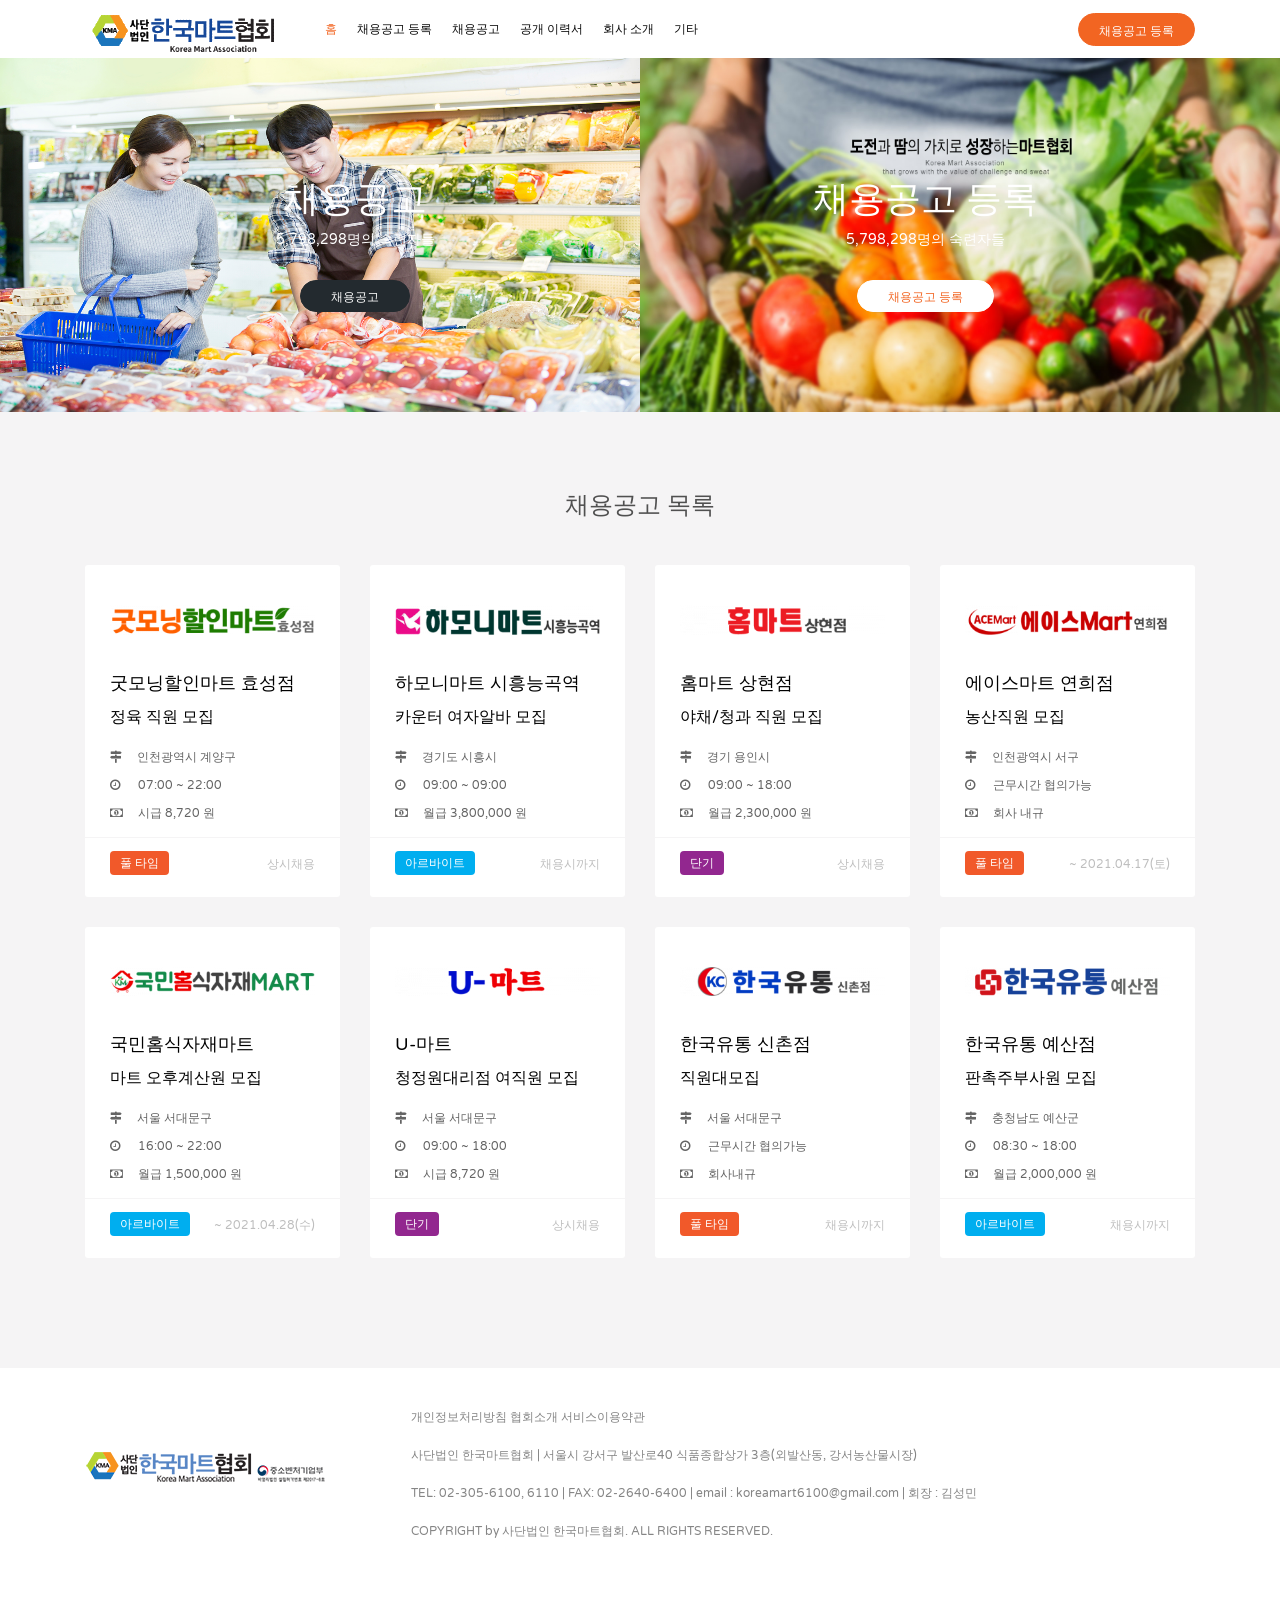
<file: index.html>
<!DOCTYPE html>
<html lang="en">
    <head>
        <meta charset="utf-8" />
        <meta http-equiv="X-UA-Compatible" content="IE=edge" />
        <meta name="viewport" content="width=device-width, initial-scale=1" />
        <meta name="author" content="Theme Region" />
        <meta name="description" content="" />
        <meta property="og:title" content="마트협회 구인/구직">
        <meta property="og:url" content="https://ydh-56.github.io/mart-site/">
        <!-- <meta property="og:image" content="images/ico/logo1.png"> -->
        <meta property="og:image" content="http://xn--3e0b97uhptgnc7zadv.com/img/logo.png">
        <meta property="og:image:width" content="400" />
        <meta property="og:image:height" content="300" />
        <meta property="og:site_name" content="마트협회 구인/구직">
        <meta property="og:description" content="마트협회 구인구직 사이트 데모">
        <title>마트협회 구인/구직</title>

        <!-- CSS -->
        <link rel="stylesheet" href="css/bootstrap.min.css" />
        <link rel="stylesheet" href="css/font-awesome.min.css" />
        <link rel="stylesheet" href="css/jquery-te.css" />
        <link rel="stylesheet" href="css/slick.css" />
        <link rel="stylesheet" href="css/main.css" />
        <link rel="stylesheet" href="css/responsive.css" />

        <!-- font -->
        <link href="https://fonts.googleapis.com/css?family=Varela+Round" rel="stylesheet" />

        <!-- icons -->
        <link rel="icon" href="images/ico/favicon.ico" />
        <link rel="apple-touch-icon" sizes="144x144" href="images/ico/apple-touch-icon-144-precomposed.png" />
        <link rel="apple-touch-icon" sizes="114x114" href="images/ico/apple-touch-icon-114-precomposed.png" />
        <link rel="apple-touch-icon" sizes="72x72" href="images/ico/apple-touch-icon-72-precomposed.png" />
        <link rel="apple-touch-icon" sizes="57x57" href="images/ico/apple-touch-icon-57-precomposed.png" />
        <!-- icons -->

        <!-- HTML5 shim and Respond.js for IE8 support of HTML5 elements and media queries -->
        <!-- WARNING: Respond.js doesn't work if you view the page via file:// -->
        <!--[if lt IE 9]>
            <script src="https://oss.maxcdn.com/html5shiv/3.7.2/html5shiv.min.js"></script>
            <script src="https://oss.maxcdn.com/respond/1.4.2/respond.min.js"></script>
        <![endif]-->
        <!-- Template Developed By ThemeRegion -->
    </head>
    <body class="homepage-2">
        <header class="tr-header">
            <img src="images/ico/logo1.png" style="display: none;">
            <nav class="navbar navbar-expand-lg">
                <div class="container">
                    <div class="navbar-header">
                        <button class="navbar-toggler" type="button" data-toggle="collapse" data-target="#navbarNav" aria-controls="navbarNav" aria-expanded="false" aria-label="Toggle navigation">
                            <span class="navbar-toggler-icon"><i class="fa fa-align-justify"></i></span>
                        </button>
                        <a class="navbar-brand" href="index.html"><img class="img-fluid" src="images/martlogo.png" style="margin-bottom: 30px" alt="Logo" /></a>
                    </div>
                    <!-- /.navbar-header -->

                    <div class="collapse navbar-collapse" id="navbarNav">
                        <ul class="nav navbar-nav">
                            <li class="tr-dropdown active"><a href="#">홈</a>
                                <ul class="tr-dropdown-menu left tr-list fadeInUp" role="menu">
                                    <li class="active"><a href="index.html">홈페이지(비로그인)</a></li>
                                    <li><a href="index-user.html">홈(구직자 로그인)</a></li>
                                    <li><a href="index-mart.html">홈(고용주 로그인)</a></li>
                                </ul>
                            </li>
                            <li><a href="job-post.html">채용공고 등록</a></li>
                            <li><a href="listing.html">채용공고</a></li>
                            <li><a href="listing_2.html">공개 이력서</a></li>
                            <li><a href="job-details.html">회사 소개</a></li>
                            <!-- <li><a href="employee-profile.html">이력서 관리</a></li> -->
                            <li class="tr-dropdown">
                                <a href="#">기타</a>
                                <ul class="tr-dropdown-menu tr-list fadeInUp" role="menu">
                                    <li>
                                        <a href="employee-profile.html">구직자 프로필</a>
                                    </li>
                                    <li>
                                        <a href="employer-profile.html">고용주 프로필</a>
                                    </li>
                                    <!-- <li><a href="view-compnay.html">View Compnay</a></li>
						        <li><a href="view-resume.html">View Resume</a></li>
						        <li><a href="coming-soon.html">Coming Soon</a></li>
						        <li><a href="notification.html">Notification</a></li>
						        <li><a href="contact.html">Contact</a></li>
						        <li><a href="pricing.html">Pricing</a></li>
						        <li><a href="signup.html">Sign Up</a></li>
						        <li><a href="signin.html">Sign In</a></li>
						        <li><a href="500.html">500 Opsss</a></li>
						        <li><a href="404.html">404 Error</a></li> -->
                                </ul>
                            </li>
                        </ul>
                    </div>

                    <div class="navbar-right">
                        <!-- <div class="dropdown tr-change-dropdown">
						<i class="fa fa-globe"></i>
						<a data-toggle="dropdown" href="#" aria-expanded="false"><span class="change-text">United Kingdom</span><i class="fa fa-angle-down"></i></a>
						<ul class="dropdown-menu tr-change tr-list">
							<li><a href="#">United Kingdom</a></li>
							<li><a href="#">United States</a></li>
							<li><a href="#">China</a></li>
							<li><a href="#">Russia</a></li>
						</ul>								
					</div>/.language-dropdown	 -->
                        <!-- <ul class="sign-in tr-list">
                            <li><i class="fa fa-user"></i></li>
                            <li><a href="signin.html">로그인</a></li>
                            <li><a href="signup.html">회원가입</a></li>
                        </ul> -->
                        <!-- /.sign-in -->

                        <a href="job-post.html" class="btn btn-primary">채용공고 등록</a>
                    </div>
                    <!-- /.nav-right -->
                </div>
                <!-- /.container -->
            </nav>
            <!-- /.navbar -->
        </header>
        <!-- /.tr-header -->

        <div class="tr-users section-before bg-image">
            <div class="container text-center">
                <div class="row">
                    <div class="col-sm-6">
                        <div class="job-find">
                            <div class="icon">
                                <!-- <img src="images/others/man.png" alt="Icon" class="img-fluid"> -->
                            </div>
                            <h1>채용공고</h1>
                            <span>5,798,298명의 숙련자들 </span>
                            <a href="listing.html" class="btn btn-primary">채용공고</a>
                        </div>
                    </div>
                    <div class="col-sm-6">
                        <div class="for-employers">
                            <div class="icon">
                                <!-- <img src="images/others/briefcase.png" alt="Icon" class="img-fluid"> -->
                            </div>
                            <h1>채용공고 등록</h1>
                            <span>5,798,298명의 숙련자들 </span>
                            <a href="job-post.html" class="btn btn-primary">채용공고 등록</a>
                        </div>
                    </div>
                </div>
            </div>
            <!-- /.container -->
        </div>
        <!-- /.tr-users -->

        <div class="tr-job-posted section-padding">
            <div class="container">
                <div class="section-title">
                    <h1>채용공고 목록</h1>
                </div>
                <div class="job-tab text-center">
                    <!-- <ul class="nav nav-tabs justify-content-center" role="tablist">
					<li role="presentation" class="active"><a href="#hot-jobs" aria-controls="hot-jobs" role="tab" data-toggle="tab">Hot Jobs</a></li>
					<li role="presentation"><a href="#recent-jobs" aria-controls="recent-jobs" role="tab" data-toggle="tab">Recent Jobs</a></li>
					<li role="presentation"><a href="#popular-jobs" aria-controls="popular-jobs" role="tab" data-toggle="tab">Popular Jobs</a></li>
				</ul> -->
                    <div class="tab-content text-left">
                        <div role="tabpanel" class="tab-pane fade in show active" id="hot-jobs">
                            <div class="row">
                                <div class="col-md-6 col-lg-3">
                                    <div class="job-item">
                                        <div class="item-overlay">
                                            <div class="job-info">
                                                <a href="#" class="btn btn-primary">풀 타임</a>
                                                <span class="tr-title">
                                                    <a href="job-details.html">굿모닝할인마트 효성점</a>
                                                    <span><a href="#">정육 직원 모집</a></span>
                                                </span>
                                                <ul class="tr-list job-meta">
                                                    <li><i class="fa fa-map-signs" aria-hidden="true"></i>인천광역시 계양구</li>
                                                    <li><i class="fa fa-clock-o" aria-hidden="true"></i>07:00 ~ 22:00</li>
                                                    <li><i class="fa fa-money" aria-hidden="true"></i>시급 8,720 원</li>
                                                </ul>
                                                <ul class="job-social tr-list listing-2">
                                                    <!-- <li><a href="#"><i class="fa fa-heart-o" aria-hidden="true"></i></a></li>
                                            <li><a href="#"><i class="fa fa-expand" aria-hidden="true"></i></a></li>-->
                                                    <li>
                                                        <a href="#"><i class="fa fa-bookmark-o" aria-hidden="true"></i></a>
                                                    </li>
                                                    <li>
                                                        <a href="job-details.html"><i class="fa fa-long-arrow-right" aria-hidden="true"></i></a>
                                                    </li>
                                                </ul>
                                            </div>
                                        </div>
                                        <div class="job-info">
                                            <div class="company-logo">
                                                <img src="images/martlogo/mr-logo-1607935677-4624.jpg" alt="images" class="img-fluid" />
                                            </div>
                                            <span class="tr-title">
                                                <a href="#">굿모닝할인마트 효성점</a>
                                                <span><a href="#">정육 직원 모집</a></span>
                                            </span>
                                            <ul class="tr-list job-meta">
                                                <li><i class="fa fa-map-signs" aria-hidden="true"></i>인천광역시 계양구</li>
                                                <li><i class="fa fa-clock-o" aria-hidden="true"></i>07:00 ~ 22:00</li>
                                                <li><i class="fa fa-money" aria-hidden="true"></i>시급 8,720 원</li>
                                            </ul>
                                            <div class="time">
                                                <a href="#"><span>풀 타임</span></a>
                                                <span class="pull-right">상시채용</span>
                                            </div>
                                        </div>
                                    </div>
                                </div>
                                <div class="col-md-6 col-lg-3">
                                    <div class="job-item">
                                        <div class="item-overlay">
                                            <div class="job-info">
                                                <a href="#" class="btn btn-primary">아르바이트</a>
                                                <span class="tr-title">
                                                    <a href="job-details.html">하모니마트 시흥능곡역</a>
                                                    <span><a href="#">카운터 여자알바 모집</a></span>
                                                </span>
                                                <ul class="tr-list job-meta">
                                                    <li><i class="fa fa-map-signs" aria-hidden="true"></i>경기도 시흥시</li>
                                                    <li><i class="fa fa-clock-o" aria-hidden="true"></i>09:00 ~ 09:00</li>
                                                    <li><i class="fa fa-money" aria-hidden="true"></i>월급 3,800,000 원</li>
                                                </ul>
                                                <ul class="job-social tr-list listing-2">
                                                    <!-- <li><a href="#"><i class="fa fa-heart-o" aria-hidden="true"></i></a></li>
                                            <li><a href="#"><i class="fa fa-expand" aria-hidden="true"></i></a></li>-->
                                                    <li>
                                                        <a href="#"><i class="fa fa-bookmark-o" aria-hidden="true"></i></a>
                                                    </li>
                                                    <li>
                                                        <a href="job-details.html"><i class="fa fa-long-arrow-right" aria-hidden="true"></i></a>
                                                    </li>
                                                </ul>
                                            </div>
                                        </div>
                                        <div class="job-info">
                                            <div class="company-logo">
                                                <img src="images/martlogo/mr-logo-1614225895-1911.jpg" alt="images" class="img-fluid" />
                                            </div>
                                            <span class="tr-title">
                                                <a href="#">하모니마트 시흥능곡역</a>
                                                <span><a href="#">카운터 여자알바 모집</a></span>
                                            </span>
                                            <ul class="tr-list job-meta">
                                                <li><i class="fa fa-map-signs" aria-hidden="true"></i>경기도 시흥시</li>
                                                <li><i class="fa fa-clock-o" aria-hidden="true"></i>09:00 ~ 09:00</li>
                                                <li><i class="fa fa-money" aria-hidden="true"></i>월급 3,800,000 원</li>
                                            </ul>
                                            <div class="time">
                                                <a href="#"><span class="part-time">아르바이트</span></a>
                                                <span class="pull-right">채용시까지</span>
                                            </div>
                                        </div>
                                    </div>
                                </div>
                                <div class="col-md-6 col-lg-3">
                                    <div class="job-item">
                                        <div class="item-overlay">
                                            <div class="job-info">
                                                <a href="#" class="btn btn-primary">단기</a>
                                                <span class="tr-title">
                                                    <a href="job-details.html">홈마트 상현점</a>
                                                    <span><a href="#">야채/청과 직원 모집</a></span>
                                                </span>
                                                <ul class="tr-list job-meta">
                                                    <li><i class="fa fa-map-signs" aria-hidden="true"></i>경기 용인시</li>
                                                    <li><i class="fa fa-clock-o" aria-hidden="true"></i>09:00 ~ 18:00</li>
                                                    <li><i class="fa fa-money" aria-hidden="true"></i>월급 2,300,000 원</li>
                                                </ul>
                                                <ul class="job-social tr-list listing-2">
                                                    <!-- <li><a href="#"><i class="fa fa-heart-o" aria-hidden="true"></i></a></li>
                                            <li><a href="#"><i class="fa fa-expand" aria-hidden="true"></i></a></li>-->
                                                    <li>
                                                        <a href="#"><i class="fa fa-bookmark-o" aria-hidden="true"></i></a>
                                                    </li>
                                                    <li>
                                                        <a href="job-details.html"><i class="fa fa-long-arrow-right" aria-hidden="true"></i></a>
                                                    </li>
                                                </ul>
                                            </div>
                                        </div>
                                        <div class="job-info">
                                            <div class="company-logo">
                                                <img src="images/martlogo/mr-logo-1614934255-5373.jpg" alt="images" class="img-fluid" />
                                            </div>
                                            <span class="tr-title">
                                                <a href="#">홈마트 상현점</a>
                                                <span><a href="#">야채/청과 직원 모집</a></span>
                                            </span>
                                            <ul class="tr-list job-meta">
                                                <li><i class="fa fa-map-signs" aria-hidden="true"></i>경기 용인시</li>
                                                <li><i class="fa fa-clock-o" aria-hidden="true"></i>09:00 ~ 18:00</li>
                                                <li><i class="fa fa-money" aria-hidden="true"></i>월급 2,300,000 원</li>
                                            </ul>
                                            <div class="time">
                                                <a href="#"><span class="freelance">단기</span></a>
                                                <span class="pull-right">상시채용</span>
                                            </div>
                                        </div>
                                    </div>
                                </div>
                                <div class="col-md-6 col-lg-3">
                                    <div class="job-item">
                                        <div class="item-overlay">
                                            <div class="job-info">
                                                <a href="#" class="btn btn-primary">풀 타임</a>
                                                <span class="tr-title">
                                                    <a href="job-details.html">에이스마트 연희점</a>
                                                    <span><a href="#">농산직원 모집</a></span>
                                                </span>
                                                <ul class="tr-list job-meta">
                                                    <li><i class="fa fa-map-signs" aria-hidden="true"></i>인천광역시 서구</li>
                                                    <li><i class="fa fa-clock-o" aria-hidden="true"></i>근무시간 협의가능</li>
                                                    <li><i class="fa fa-money" aria-hidden="true"></i>회사 내규</li>
                                                </ul>
                                                <ul class="job-social tr-list listing-2">
                                                    <!-- <li><a href="#"><i class="fa fa-heart-o" aria-hidden="true"></i></a></li>
                                            <li><a href="#"><i class="fa fa-expand" aria-hidden="true"></i></a></li>-->
                                                    <li>
                                                        <a href="#"><i class="fa fa-bookmark-o" aria-hidden="true"></i></a>
                                                    </li>
                                                    <li>
                                                        <a href="job-details.html"><i class="fa fa-long-arrow-right" aria-hidden="true"></i></a>
                                                    </li>
                                                </ul>
                                            </div>
                                        </div>
                                        <div class="job-info">
                                            <div class="company-logo">
                                                <img src="images/martlogo/mr-logo-1615255502-9157.jpg" alt="images" class="img-fluid" />
                                            </div>
                                            <span class="tr-title">
                                                <a href="#">에이스마트 연희점</a>
                                                <span><a href="#">농산직원 모집</a></span>
                                            </span>
                                            <ul class="tr-list job-meta">
                                                <li><i class="fa fa-map-signs" aria-hidden="true"></i>인천광역시 서구</li>
                                                <li><i class="fa fa-clock-o" aria-hidden="true"></i>근무시간 협의가능</li>
                                                <li><i class="fa fa-money" aria-hidden="true"></i>회사 내규</li>
                                            </ul>
                                            <div class="time">
                                                <a href="#"><span>풀 타임</span></a>
                                                <span class="pull-right">~ 2021.04.17(토)</span>
                                            </div>
                                        </div>
                                    </div>
                                </div>
                                <div class="col-md-6 col-lg-3">
                                    <div class="job-item">
                                        <div class="item-overlay">
                                            <div class="job-info">
                                                <a href="#" class="btn btn-primary">아르바이트</a>
                                                <span class="tr-title">
                                                    <a href="job-details.html">국민홈식자재마트</a>
                                                    <span><a href="#">마트 오후계산원 모집</a></span>
                                                </span>
                                                <ul class="tr-list job-meta">
                                                    <li><i class="fa fa-map-signs" aria-hidden="true"></i>경기도 고양시</li>
                                                    <li><i class="fa fa-clock-o" aria-hidden="true"></i>16:00 ~ 22:00</li>
                                                    <li><i class="fa fa-money" aria-hidden="true"></i>월급 1,500,000 원</li>
                                                </ul>
                                                <ul class="job-social tr-list listing-2">
                                                    <!-- <li><a href="#"><i class="fa fa-heart-o" aria-hidden="true"></i></a></li>
                                            <li><a href="#"><i class="fa fa-expand" aria-hidden="true"></i></a></li>-->
                                                    <li>
                                                        <a href="#"><i class="fa fa-bookmark-o" aria-hidden="true"></i></a>
                                                    </li>
                                                    <li>
                                                        <a href="job-details.html"><i class="fa fa-long-arrow-right" aria-hidden="true"></i></a>
                                                    </li>
                                                </ul>
                                            </div>
                                        </div>
                                        <div class="job-info">
                                            <div class="company-logo">
                                                <img src="images/martlogo/mr-logo-1615795434-5412.jpg" alt="images" class="img-fluid" />
                                            </div>
                                            <span class="tr-title">
                                                <a href="#">국민홈식자재마트</a>
                                                <span><a href="#">마트 오후계산원 모집</a></span>
                                            </span>
                                            <ul class="tr-list job-meta">
                                                <li><i class="fa fa-map-signs" aria-hidden="true"></i>서울 서대문구</li>
                                                <li><i class="fa fa-clock-o" aria-hidden="true"></i>16:00 ~ 22:00</li>
                                                <li><i class="fa fa-money" aria-hidden="true"></i>월급 1,500,000 원</li>
                                            </ul>
                                            <div class="time">
                                                <a href="#"><span class="part-time">아르바이트</span></a>
                                                <span class="pull-right">~ 2021.04.28(수)</span>
                                            </div>
                                        </div>
                                    </div>
                                </div>
                                <div class="col-md-6 col-lg-3">
                                    <div class="job-item">
                                        <div class="item-overlay">
                                            <div class="job-info">
                                                <a href="#" class="btn btn-primary">단기</a>
                                                <span class="tr-title">
                                                    <a href="job-details.html">U-마트</a>
                                                    <span><a href="#">청정원대리점 여직원 모집</a></span>
                                                </span>
                                                <ul class="tr-list job-meta">
                                                    <li><i class="fa fa-map-signs" aria-hidden="true"></i>서울 서대문구</li>
                                                    <li><i class="fa fa-clock-o" aria-hidden="true"></i>09:00 ~ 18:00</li>
                                                    <li><i class="fa fa-money" aria-hidden="true"></i>시급 8,720 원</li>
                                                </ul>
                                                <ul class="job-social tr-list listing-2">
                                                    <!-- <li><a href="#"><i class="fa fa-heart-o" aria-hidden="true"></i></a></li> test
                                            <li><a href="#"><i class="fa fa-expand" aria-hidden="true"></i></a></li>-->
                                                    <li>
                                                        <a href="#"><i class="fa fa-bookmark-o" aria-hidden="true"></i></a>
                                                    </li>
                                                    <li>
                                                        <a href="job-details.html"><i class="fa fa-long-arrow-right" aria-hidden="true"></i></a>
                                                    </li>
                                                </ul>
                                            </div>
                                        </div>
                                        <div class="job-info">
                                            <div class="company-logo">
                                                <img src="images/martlogo/mr-logo-1616660364-9656.jpg" alt="images" class="img-fluid" />
                                            </div>
                                            <span class="tr-title">
                                                <a href="#">U-마트</a>
                                                <span><a href="#">청정원대리점 여직원 모집</a></span>
                                            </span>
                                            <ul class="tr-list job-meta">
                                                <li><i class="fa fa-map-signs" aria-hidden="true"></i>서울 서대문구</li>
                                                <li><i class="fa fa-clock-o" aria-hidden="true"></i>09:00 ~ 18:00</li>
                                                <li><i class="fa fa-money" aria-hidden="true"></i>시급 8,720 원</li>
                                            </ul>
                                            <div class="time">
                                                <a href="#"><span class="freelance">단기</span></a>
                                                <span class="pull-right">상시채용</span>
                                            </div>
                                        </div>
                                    </div>
                                </div>
                                <div class="col-md-6 col-lg-3">
                                    <div class="job-item">
                                        <div class="item-overlay">
                                            <div class="job-info">
                                                <a href="#" class="btn btn-primary">풀 타임</a>
                                                <span class="tr-title">
                                                    <a href="job-details.html">한국유통 신촌점</a>
                                                    <span><a href="#">직원대모집</a></span>
                                                </span>
                                                <ul class="tr-list job-meta">
                                                    <li><i class="fa fa-map-signs" aria-hidden="true"></i>서울 서대문구</li>
                                                    <li><i class="fa fa-clock-o" aria-hidden="true"></i>근무시간 협의가능</li>
                                                    <li><i class="fa fa-money" aria-hidden="true"></i>회사내규</li>
                                                </ul>
                                                <ul class="job-social tr-list listing-2">
                                                    <!-- <li><a href="#"><i class="fa fa-heart-o" aria-hidden="true"></i></a></li>
                                            <li><a href="#"><i class="fa fa-expand" aria-hidden="true"></i></a></li>-->
                                                    <li>
                                                        <a href="#"><i class="fa fa-bookmark-o" aria-hidden="true"></i></a>
                                                    </li>
                                                    <li>
                                                        <a href="job-details.html"><i class="fa fa-long-arrow-right" aria-hidden="true"></i></a>
                                                    </li>
                                                </ul>
                                            </div>
                                        </div>
                                        <div class="job-info">
                                            <div class="company-logo">
                                                <img src="images/martlogo/mr-logo-1616991100-4198.jpg" alt="images" class="img-fluid" />
                                            </div>
                                            <span class="tr-title">
                                                <a href="#">한국유통 신촌점</a>
                                                <span><a href="#">직원대모집</a></span>
                                            </span>
                                            <ul class="tr-list job-meta">
                                                <li><i class="fa fa-map-signs" aria-hidden="true"></i>서울 서대문구</li>
                                                <li><i class="fa fa-clock-o" aria-hidden="true"></i>근무시간 협의가능</li>
                                                <li><i class="fa fa-money" aria-hidden="true"></i>회사내규</li>
                                            </ul>
                                            <div class="time">
                                                <a href="#"><span>풀 타임</span></a>
                                                <span class="pull-right">채용시까지</span>
                                            </div>
                                        </div>
                                    </div>
                                </div>
                                <div class="col-md-6 col-lg-3">
                                    <div class="job-item">
                                        <div class="item-overlay">
                                            <div class="job-info">
                                                <a href="#"><span class="btn btn-primary">아르바이트</span></a>
                                                <span class="tr-title">
                                                    <a href="job-details.html">한국유통 예산점</a>
                                                    <span><a href="#">판촉주부사원 모집</a></span>
                                                </span>
                                                <ul class="tr-list job-meta">
                                                    <li><i class="fa fa-map-signs" aria-hidden="true"></i>충청남도 예산군</li>
                                                    <li><i class="fa fa-clock-o" aria-hidden="true"></i>08:30 ~ 18:00</li>
                                                    <li><i class="fa fa-money" aria-hidden="true"></i>월급 2,000,000 원</li>
                                                </ul>
                                                <ul class="job-social tr-list listing-2">
                                                    <!-- <li><a href="#"><i class="fa fa-heart-o" aria-hidden="true"></i></a></li>
                                            <li><a href="#"><i class="fa fa-expand" aria-hidden="true"></i></a></li>-->
                                                    <li>
                                                        <a href="#"><i class="fa fa-bookmark-o" aria-hidden="true"></i></a>
                                                    </li>
                                                    <li>
                                                        <a href="job-details.html"><i class="fa fa-long-arrow-right" aria-hidden="true"></i></a>
                                                    </li>
                                                </ul>
                                            </div>
                                        </div>
                                        <div class="job-info">
                                            <div class="company-logo">
                                                <img src="images/martlogo/mr-logo-1616991279-4963.jpg" alt="images" class="img-fluid" />
                                            </div>
                                            <span class="tr-title">
                                                <a href="#">한국유통 예산점</a>
                                                <span><a href="#">판촉주부사원 모집</a></span>
                                            </span>
                                            <ul class="tr-list job-meta">
                                                <li><i class="fa fa-map-signs" aria-hidden="true"></i>충청남도 예산군</li>
                                                <li><i class="fa fa-clock-o" aria-hidden="true"></i>08:30 ~ 18:00</li>
                                                <li><i class="fa fa-money" aria-hidden="true"></i>월급 2,000,000 원</li>
                                            </ul>
                                            <div class="time">
                                                <a href="#"><span class="part-time">아르바이트</span></a>
                                                <span class="pull-right">채용시까지</span>
                                            </div>
                                        </div>
                                    </div>
                                </div>
                            </div>
                            <!-- /.row -->
                        </div>
                        <!-- /.tab-pane -->
                    </div>
                </div>
                <!-- /.job-tab -->
            </div>
            <!-- /.container -->
        </div>
        <!-- /.tr-job-posted -->
        <div class="footer">
            <div class="footer-top" style="padding: 40px 0">
                <div class="container">
                    <div class="row">
                        <div class="col-sm-3 center-block">
                            <img src="images/others/ft_logo.png" style="padding-top: 15%" />
                        </div>
                        <!-- /.col-sm-3 -->
                        <div class="col-sm-9">
                            <div class="footer-widget">
                                <ul class="tr-list" style="font-size: 12px; padding-left: 5%">
                                    <li>개인정보처리방침 협회소개 서비스이용약관</li>
                                    <li>사단법인 한국마트협회 | 서울시 강서구 발산로40 식품종합상가 3층(외발산동, 강서농산물시장)</li>
                                    <li>TEL: 02-305-6100, 6110 | FAX: 02-2640-6400 | email : koreamart6100@gmail.com | 회장 : 김성민</li>
                                    <li>COPYRIGHT by 사단법인 한국마트협회. ALL RIGHTS RESERVED.</li>
                                </ul>
                            </div>
                        </div>
                    </div>
                    <!-- /.row -->
                </div>
                <!-- /.container -->
            </div>
            <!-- /.footer-top -->
        </div>
        <!-- /.footer -->
        <!-- JS -->
        <script src="js/jquery.min.js"></script>
        <script src="js/popper.min.js"></script>
        <script src="js/bootstrap.min.js"></script>
        <script src="js/inview.min.js"></script>
        <script src="js/counterup.min.js"></script>
        <script src="js/waypoints.min.js"></script>
        <script src="js/slick.min.js"></script>
        <script src="js/jquery-te.min.js"></script>
        <script src="https://maps.google.com/maps/api/js?sensor=true"></script>
        <script src="js/gmaps.min.js"></script>
        <script src="js/main.js"></script>
    </body>
</html>
</file>
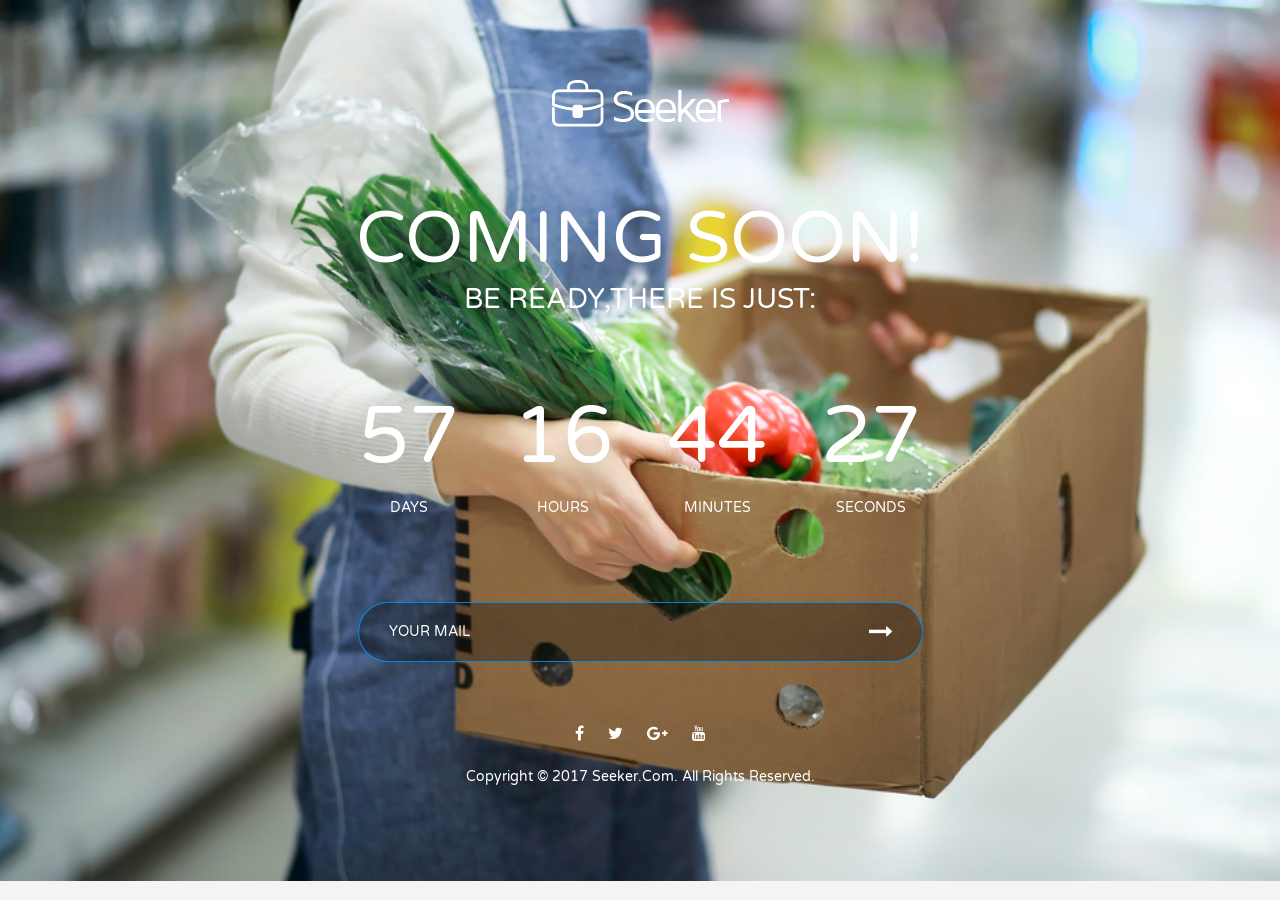
<file: coming-soon.html>
<!DOCTYPE html>
<html lang="en">
  <head>
    <meta charset="utf-8">
    <meta http-equiv="X-UA-Compatible" content="IE=edge">
    <meta name="viewport" content="width=device-width, initial-scale=1">
    <meta name="author" content="Theme Region">
   	<meta name="description" content="">

    <title>Seeker | Job Portal HTML Template</title>

   	<!-- CSS -->
    <link rel="stylesheet" href="css/bootstrap.min.css" >
    <link rel="stylesheet" href="css/font-awesome.min.css">
    <link rel="stylesheet" href="css/jquery-te.css">
    <link rel="stylesheet" href="css/slick.css">  
    <link rel="stylesheet" href="css/main.css">
    <link rel="stylesheet" href="css/responsive.css">
	
	<!-- font -->
	<link href="https://fonts.googleapis.com/css?family=Varela+Round" rel="stylesheet">


	<!-- icons -->
	<link rel="icon" href="images/ico/favicon.ico">	
    <link rel="apple-touch-icon" sizes="144x144" href="images/ico/apple-touch-icon-144-precomposed.png">
    <link rel="apple-touch-icon" sizes="114x114" href="images/ico/apple-touch-icon-114-precomposed.png">
    <link rel="apple-touch-icon" sizes="72x72" href="images/ico/apple-touch-icon-72-precomposed.png">
    <link rel="apple-touch-icon" sizes="57x57" href="images/ico/apple-touch-icon-57-precomposed.png">
    <!-- icons -->

    <!-- HTML5 shim and Respond.js for IE8 support of HTML5 elements and media queries -->
    <!-- WARNING: Respond.js doesn't work if you view the page via file:// -->
    <!--[if lt IE 9]>
      <script src="https://oss.maxcdn.com/html5shiv/3.7.2/html5shiv.min.js"></script>
      <script src="https://oss.maxcdn.com/respond/1.4.2/respond.min.js"></script>
    <![endif]-->
    <!-- Template Developed By ThemeRegion -->
  </head>
  <body>
	<div class="tr-coming-soon section-padding bg-image section-before">
		<div class="container text-center">
			<div class="logo">
				<a href="index.html"><img class="img-fluid" src="images/logo2.png" alt="Logo"></a>
			</div>
			<h1>Coming Soon!</h1>
			<h2>Be Ready,There Is Just:</h2>
			<ul class="countdown tr-list">
			    <li>                    
			        <span class="days">57</span>
			        <p>days</p>
			    </li>
			    <li>
			        <span class="hours">16</span>
			        <p>hours</p>
			    </li>
			    <li>
			        <span class="minutes">44</span>
			        <p>minutes</p>
			    </li>
			    <li>
			        <span class="seconds">27</span>
			        <p>seconds</p>
			    </li>               
			</ul>	

			<form action="#" class="tr-form">
				<div class="form-group">
					<input type="email" class="form-control" required="required" placeholder="Your Mail">						
				</div> 
				<div class="form-group">
					<button type="submit"><i class="fa fa-long-arrow-right" aria-hidden="true"></i></button>
				</div>					
			</form><!-- /.tr-form -->

			<div class="social">
				<ul class="tr-list">
					<li><a href="#" title="Facebook"><i class="fa fa-facebook"></i></a></li>
					<li><a href="#" title="Twitter"><i class="fa fa-twitter"></i></a></li>
					<li><a href="#" title="Google Plus"><i class="fa fa-google-plus"></i></a></li>
					<li><a href="#" title="Youtube"><i class="fa fa-youtube"></i></a></li>
				</ul>
			</div>
			<div class="copyright">
				<p>Copyright © 2017 <a href="#">Seeker.com.</a> All rights reserved.</p>
			</div>								
		</div><!-- /.container -->		
	</div><!-- /.tr-coming-soon -->	

    <!-- JS -->
    <script src="js/jquery.min.js"></script>
    <script src="js/popper.min.js"></script>
    <script src="js/bootstrap.min.js"></script>
    <script src="js/inview.min.js"></script>
    <script src="js/counterup.min.js"></script>
    <script src="js/waypoints.min.js"></script>
    <script src="js/slick.min.js"></script>
    <script src="js/jquery-te.min.js"></script>
    <script src="https://maps.google.com/maps/api/js?sensor=true"></script>
    <script src="js/gmaps.min.js"></script>
    <script src="js/countdown.js"></script>
    <script src="js/main.js"></script>
    <script>
        $(".countdown").countdown({
            date: "29 aug 2018 12:00:00",
            format: "on"
        });    	
    </script>
  </body>
</html>
</file>
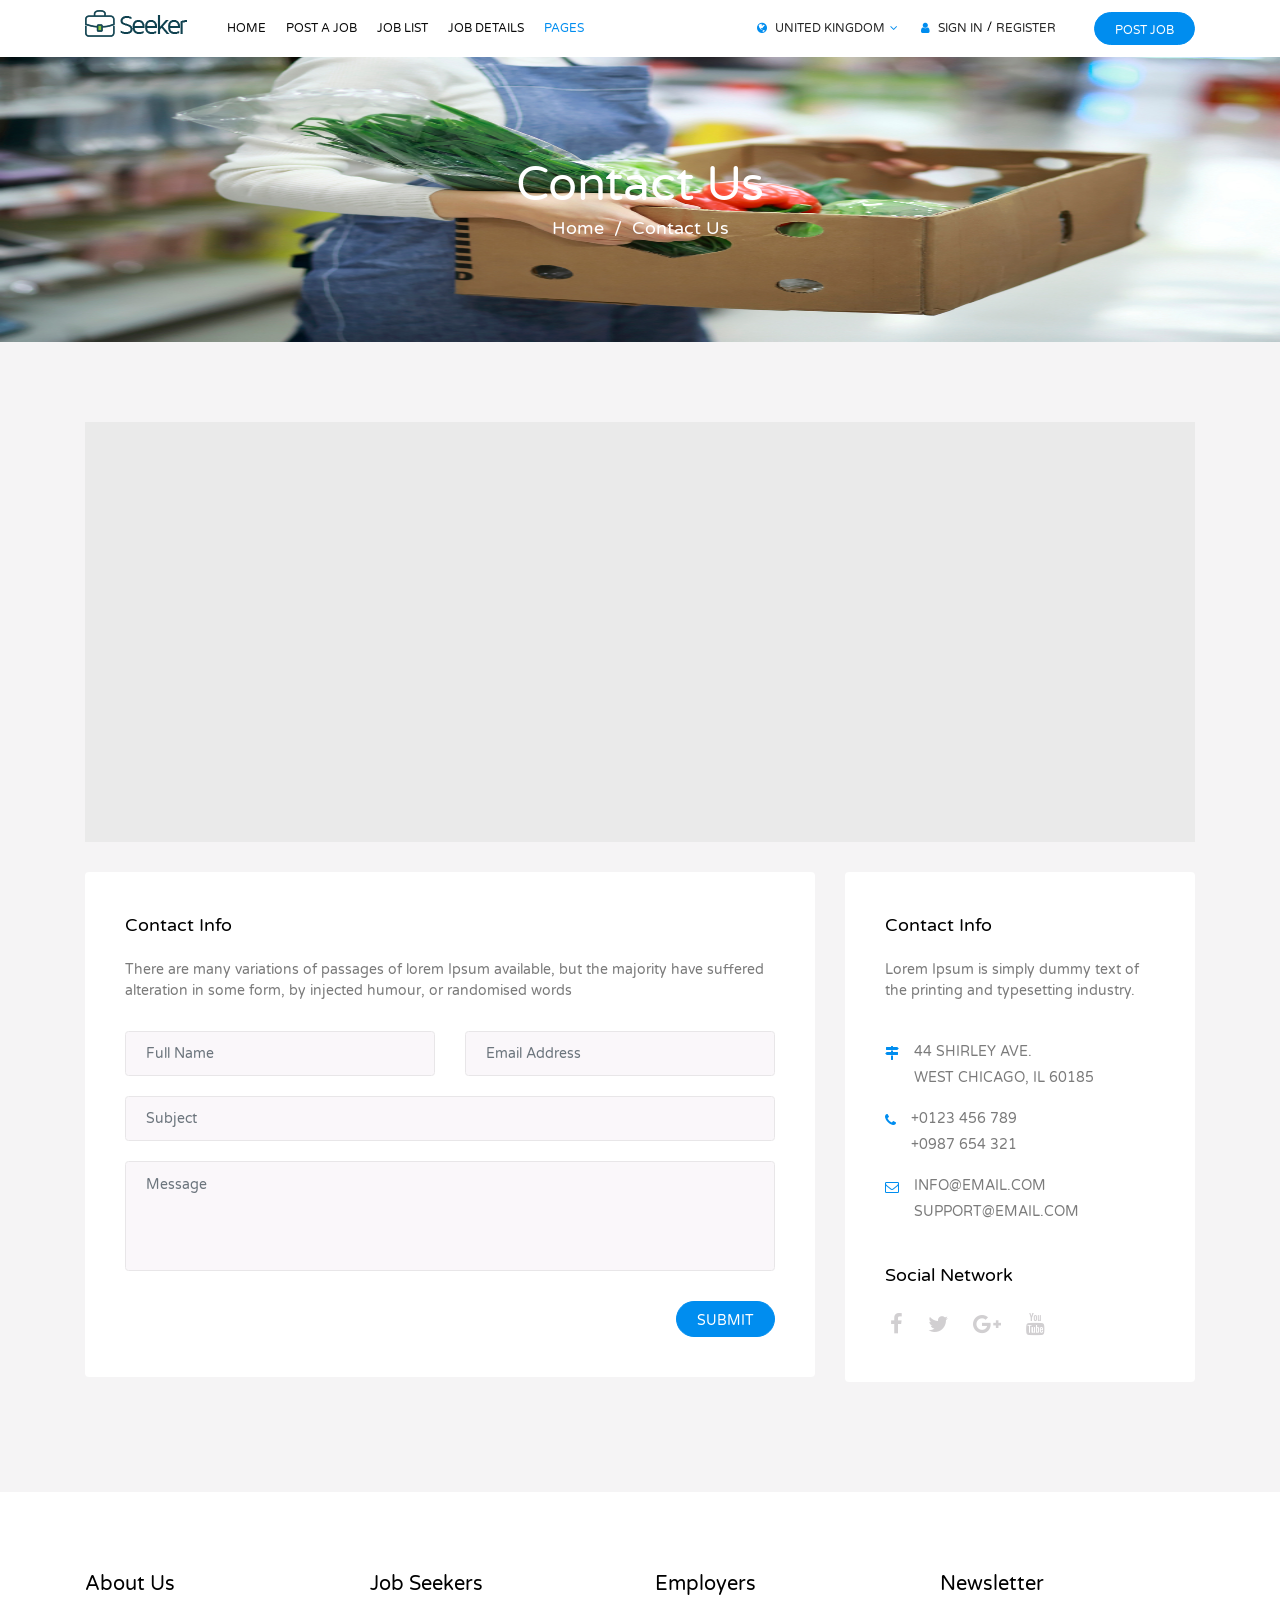
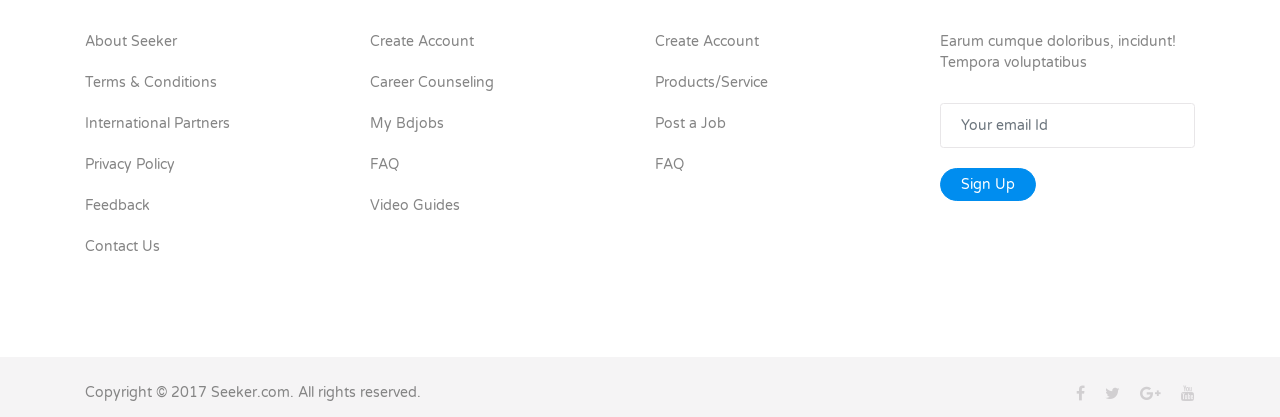
<file: contact.html>
<!DOCTYPE html>
<html lang="en">
  <head>
    <meta charset="utf-8">
    <meta http-equiv="X-UA-Compatible" content="IE=edge">
    <meta name="viewport" content="width=device-width, initial-scale=1">
    <meta name="author" content="Theme Region">
   	<meta name="description" content="">

    <title>Seeker | Job Portal HTML Template</title>

   	<!-- CSS -->
    <link rel="stylesheet" href="css/bootstrap.min.css" >
    <link rel="stylesheet" href="css/font-awesome.min.css">
    <link rel="stylesheet" href="css/jquery-te.css">  
    <link rel="stylesheet" href="css/slick.css">  
    <link rel="stylesheet" href="css/main.css">
    <link rel="stylesheet" href="css/responsive.css">
	
	<!-- font -->
	<link href="https://fonts.googleapis.com/css?family=Varela+Round" rel="stylesheet">


	<!-- icons -->
	<link rel="icon" href="images/ico/favicon.ico">	
    <link rel="apple-touch-icon" sizes="144x144" href="images/ico/apple-touch-icon-144-precomposed.png">
    <link rel="apple-touch-icon" sizes="114x114" href="images/ico/apple-touch-icon-114-precomposed.png">
    <link rel="apple-touch-icon" sizes="72x72" href="images/ico/apple-touch-icon-72-precomposed.png">
    <link rel="apple-touch-icon" sizes="57x57" href="images/ico/apple-touch-icon-57-precomposed.png">
    <!-- icons -->

    <!-- HTML5 shim and Respond.js for IE8 support of HTML5 elements and media queries -->
    <!-- WARNING: Respond.js doesn't work if you view the page via file:// -->
    <!--[if lt IE 9]>
      <script src="https://oss.maxcdn.com/html5shiv/3.7.2/html5shiv.min.js"></script>
      <script src="https://oss.maxcdn.com/respond/1.4.2/respond.min.js"></script>
    <![endif]-->
    <!-- Template Developed By ThemeRegion -->
  </head>
  <body>
	<header class="tr-header">
		<nav class="navbar navbar-expand-lg">
			<div class="container">
				<div class="navbar-header">
					<button class="navbar-toggler" type="button" data-toggle="collapse" data-target="#navbarNav" aria-controls="navbarNav" aria-expanded="false" aria-label="Toggle navigation">
                        <span class="navbar-toggler-icon"><i class="fa fa-align-justify"></i></span>
                    </button>
					<a class="navbar-brand" href="index.html"><img class="img-fluid" src="images/logo.png" alt="Logo"></a>
				</div>
				<!-- /.navbar-header -->
				
				<div class="collapse navbar-collapse" id="navbarNav">
					<ul class="nav navbar-nav">
						<li class="tr-dropdown"><a href="#">Home</a>
							<ul class="tr-dropdown-menu left tr-list fadeInUp" role="menu">
						        <li><a href="index.html">Home Page V-1</a></li>
						        <li><a href="index1.html">Home Page V-2</a></li>
							</ul>
						</li>
						<li><a href="job-post.html">Post A Job</a></li>
						<li><a href="listing.html">Job List</a></li>
						<li><a href="job-details.html">Job Details</a></li>
						<li class="tr-dropdown active"><a href="#">Pages</a>
							<ul class="tr-dropdown-menu tr-list fadeInUp" role="menu">
						        <li><a href="employee-profile.html">Employee Profile</a></li>
						        <li><a href="employer-profile.html">Employer Profile</a></li>
						        <li><a href="view-compnay.html">View Compnay</a></li>
						        <li><a href="view-resume.html">View Resume</a></li>
						        <li><a href="coming-soon.html">Coming Soon</a></li>
						        <li><a href="notification.html">Notification</a></li>
						        <li class="active"><a href="contact.html">Contact</a></li>
						        <li><a href="pricing.html">Pricing</a></li>
						        <li><a href="signup.html">Sign Up</a></li>
						        <li><a href="signin.html">Sign In</a></li>
						        <li><a href="500.html">500 Opsss</a></li>
						        <li><a href="404.html">404 Error</a></li>
							</ul>
						</li>
					</ul>
				</div>

				<div class="navbar-right">			
					<div class="dropdown tr-change-dropdown">
						<i class="fa fa-globe"></i>
						<a data-toggle="dropdown" href="#" aria-expanded="false"><span class="change-text">United Kingdom</span><i class="fa fa-angle-down"></i></a>
						<ul class="dropdown-menu tr-change tr-list">
							<li><a href="#">United Kingdom</a></li>
							<li><a href="#">United States</a></li>
							<li><a href="#">China</a></li>
							<li><a href="#">Russia</a></li>
						</ul>								
					</div><!-- /.language-dropdown -->					
					<ul class="sign-in tr-list">
						<li><i class="fa fa-user"></i></li>
						<li><a href="signin.html"> Sign In </a></li>
						<li><a href="signup.html">Register</a></li>
					</ul><!-- /.sign-in -->					

					<a href="job-post.html" class="btn btn-primary">Post Job</a>
				</div><!-- /.nav-right -->
			</div><!-- /.container -->
		</nav><!-- /.navbar -->
	</header><!-- /.tr-header -->

	<div class="tr-breadcrumb bg-image section-before">
		<div class="container">
			<div class="breadcrumb-info text-center">
				<div class="page-title">
					<h1>Contact Us</h1>
				</div>		
				<ol class="breadcrumb">
					<li><a href="index.html">Home</a></li>
					<li class="active">Contact Us</li>
				</ol>			
			</div>
		</div><!-- /.container -->
	</div><!-- /.tr-breadcrumb -->

	<div class="page-content">
		<div class="container">
			<div class="tr-map">
				<div id="gmap"></div>
			</div><!-- /.tr-map -->

			<div class="contact-section">
				<div class="row">
					<div class="col-md-8">
						<div class="section">
							<span class="tr-title">Contact Info</span>
							<p>There are many variations of passages of lorem Ipsum available, but the majority have suffered alteration in some form, by injected humour, or randomised words</p>
							<form action="#" class="tr-form">
								<div class="row">
									<div class="col-sm-6">
										<input type="text" class="form-control" required="required" placeholder="Full Name">
									</div>
									<div class="col-sm-6">
										<input type="email" class="form-control" required="required" placeholder="Email Address">
									</div>
								</div>
								<div class="form-group">
									<input type="text" class="form-control" required="required" placeholder="Subject">						
								</div> 
								<div class="form-group">
									<textarea name="message" class="form-control" required="required" rows="5" placeholder="Message"></textarea>	
								</div> 
								<div class="form-group">
									<button type="submit" class="btn btn-primary pull-right">Submit</button>
								</div>					
							</form>							
						</div>
					</div>
					<div class="col-md-4">
						<div class="section">
							<span class="tr-title">Contact Info</span>
							<p>Lorem Ipsum is simply dummy text of the printing and typesetting industry.</p>
							<ul class="tr-list info-list">
								<li class="media"><i class="fa fa-map-signs" aria-hidden="true"></i> <span class="media-body"><span>44 Shirley Ave.</span> West Chicago, IL 60185</span></li>
								<li class="media"><i class="fa fa-phone" aria-hidden="true"></i> <span class="media-body"><span>+0123 456 789</span> +0987 654 321</span></li>
								<li class="media"><i class="fa fa-envelope-o" aria-hidden="true"></i> <span class="media-body"><span><a href="#">info@email.com</a></span> <a href="#">support@email.com</a></span></li>
							</ul>
							<span class="tr-title">Social Network</span>
							<div class="social">
								<ul class="tr-list">
									<li><a href="#" title="Facebook"><i class="fa fa-facebook"></i></a></li>
									<li><a href="#" title="Twitter"><i class="fa fa-twitter"></i></a></li>
									<li><a href="#" title="Google Plus"><i class="fa fa-google-plus"></i></a></li>
									<li><a href="#" title="Youtube"><i class="fa fa-youtube"></i></a></li>
								</ul>
							</div>							
						</div>
					</div>
				</div>
			</div>			
		</div><!-- /.container -->
	</div><!-- /.page-content -->

	<div class="footer">
		<div class="footer-top section-padding">
			<div class="container">
				<div class="row">
					<div class="col-sm-3">
						<div class="footer-widget">
							<h3>About Us</h3>
							<ul class="tr-list">
								<li><a href="#">About Seeker</a></li>
								<li><a href="#">Terms & Conditions</a></li>
								<li><a href="#">International Partners</a></li>
								<li><a href="#">Privacy Policy</a></li>
								<li><a href="#">Feedback</a></li>
								<li><a href="#">Contact Us</a></li>
							</ul>
						</div>
					</div>
					<div class="col-sm-3">
						<div class="footer-widget">
							<h3>Job Seekers</h3>
							<ul class="tr-list">
								<li><a href="#">Create Account</a></li>
								<li><a href="#">Career Counseling</a></li>
								<li><a href="#">My Bdjobs</a></li>
								<li><a href="#">FAQ</a></li>
								<li><a href="#">Video Guides</a></li>
							</ul>
						</div>
					</div>
					<div class="col-sm-3">
						<div class="footer-widget">
							<h3>Employers</h3>
							<ul class="tr-list">
								<li><a href="#">Create Account</a></li>
								<li><a href="#">Products/Service</a></li>
								<li><a href="#">Post a Job</a></li>
								<li><a href="#">FAQ</a></li>
							</ul>
						</div>
					</div>
					<div class="col-sm-3">
						<div class="footer-widget">
							<h3>Newsletter</h3>
							<p>Earum cumque doloribus, incidunt! Tempora voluptatibus</p>
							<form class="contact-form" method="post" action="#">
								<div class="form-group">
								    <input type="email" class="form-control" required="required" placeholder="Your email Id">
								</div>             
							    <div class="form-group">
							        <button type="submit" class="btn btn-primary">Sign Up</button>
							    </div>
							</form>
						</div>
					</div>
				</div><!-- /.row -->
			</div><!-- /.container -->
		</div><!-- /.footer-top -->
		<div class="footer-bottom">
			<div class="container">
				<div class="copyright">
					<p>Copyright © 2017 <a href="#">Seeker.com.</a> All rights reserved.</p>
				</div>
				<div class="footer-social pull-right">
					<ul class="tr-list">
						<li><a href="#" title="Facebook"><i class="fa fa-facebook"></i></a></li>
						<li><a href="#" title="Twitter"><i class="fa fa-twitter"></i></a></li>
						<li><a href="#" title="Google Plus"><i class="fa fa-google-plus"></i></a></li>
						<li><a href="#" title="Youtube"><i class="fa fa-youtube"></i></a></li>
					</ul>
				</div>
			</div>
		</div><!-- /.footer-bottom -->
	</div><!-- /.footer -->


    <!-- JS -->
    <script src="js/jquery.min.js"></script>
    <script src="js/popper.min.js"></script>
    <script src="js/bootstrap.min.js"></script>
    <script src="js/inview.min.js"></script>
    <script src="js/counterup.min.js"></script>
    <script src="js/waypoints.min.js"></script>
    <script src="js/slick.min.js"></script>
    <script src="js/jquery-te.min.js"></script>
    <script src="https://maps.google.com/maps/api/js?sensor=true"></script>
    <script src="js/gmaps.min.js"></script>
    <script src="js/main.js"></script>
    <script>
    	(function(){

	        var map;  

	        map = new GMaps({
	            el: '#gmap',
	            lat: 19.425409,     
	            lng: -99.167308,   
	            scrollwheel:false,
	            zoom: 14,
	            zoomControl : false,
	            panControl : false,
	            streetViewControl : true,
	            mapTypeControl: false,
	            overviewMapControl: false,
	            clickable: false
	        });

	        var styles = [ 

	            {
	                "featureType": "road",
	                "stylers": [
	                    { "color": "#ffffff" }
	                ]
	            },{
	                "featureType": "water",
	                "stylers": [
	                    { "color": "#b3dbee" }
	                ]
	                },{
	                "featureType": "landscape",
	                "stylers": [
	                    { "color": "#eaeaea" }
	                ]
	            },{
	                "elementType": "labels.text.fill",
	                "stylers": [
	                    { "color": "#a8a8a8" }
	                ]
	            },{
	              "featureType": "poi",
	              "stylers": [
	                    { "color": "#c9e79f" }
	                ]
	            },{
	                "elementType": "labels.text",
	                "stylers": [
	                    { "saturation": 1 },
	                    { "weight": 0.1 },
	                    { "color": "#a8a8a8" }
	                ]
	            }

	        ];

	        map.addStyle({
	            styledMapName:"Styled Map",
	            styles: styles,
	             mapTypeId: "map_style"  
	        });

	        map.setStyle("map_style");
	    }()); 
    </script>
  </body>
</html>
</file>
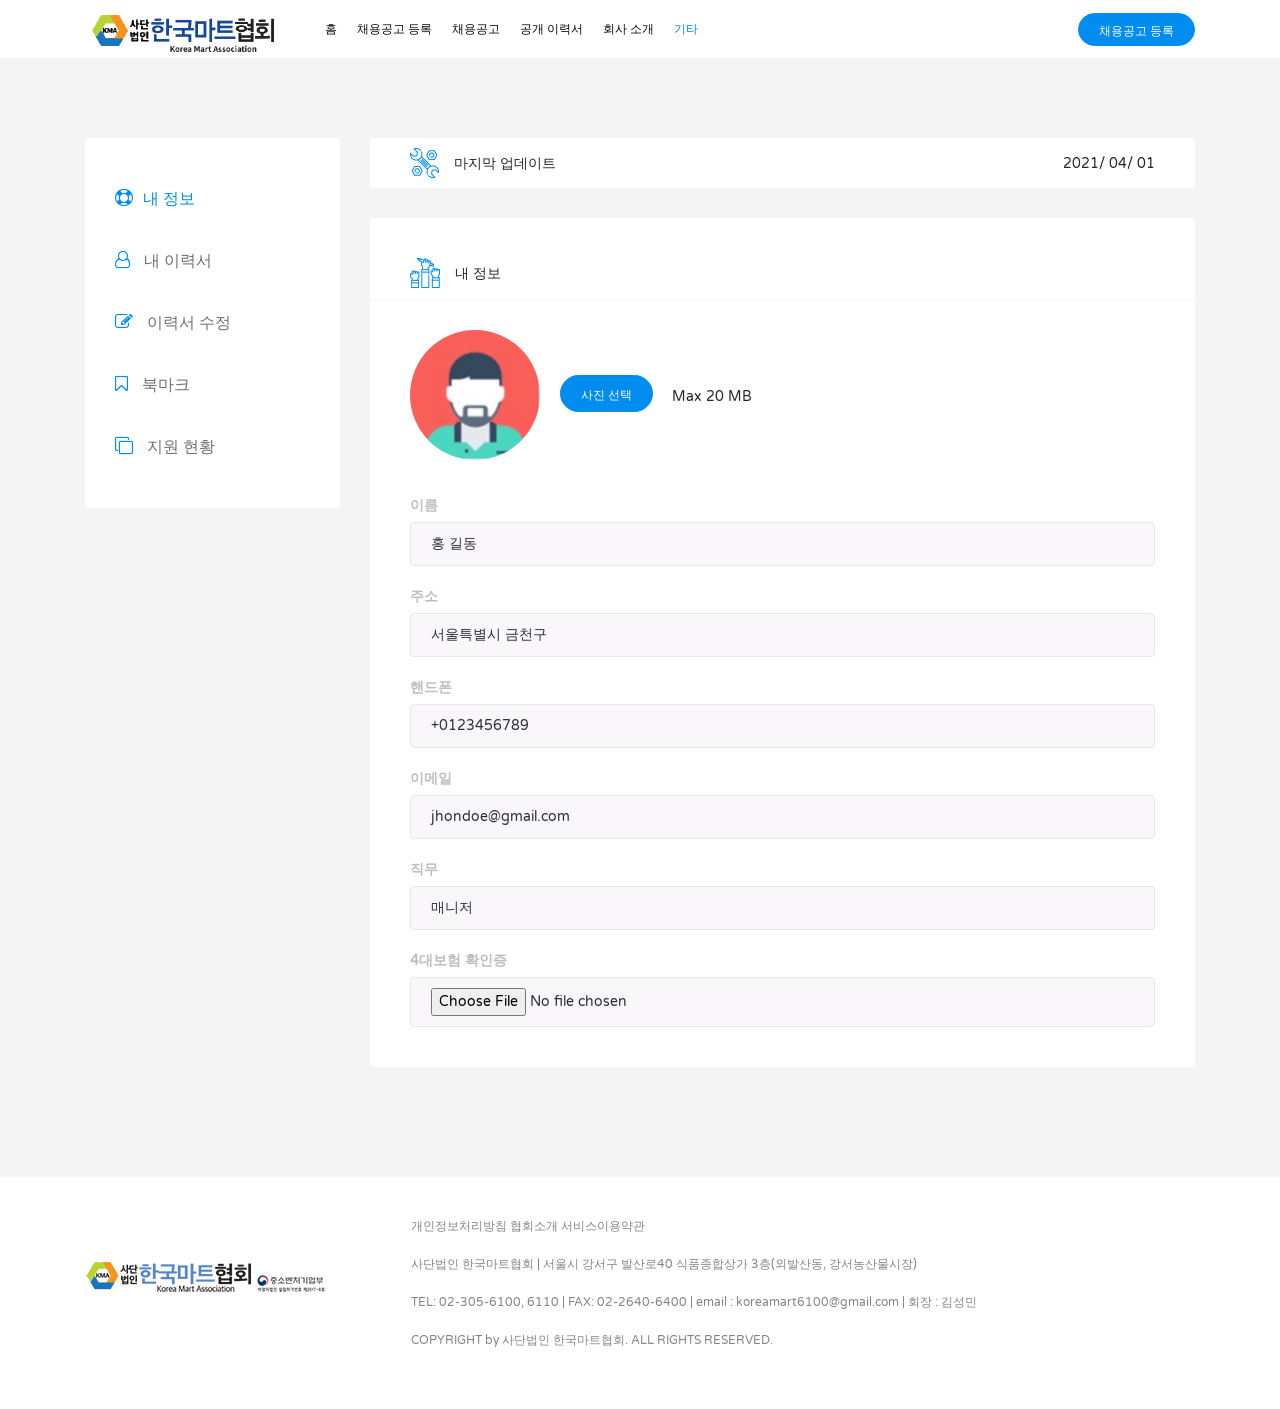
<file: employee-profile.html>
<!DOCTYPE html>
<html lang="en">
  <head>
    <meta charset="utf-8">
    <meta http-equiv="X-UA-Compatible" content="IE=edge">
    <meta name="viewport" content="width=device-width, initial-scale=1">
    <meta name="author" content="Theme Region">
   	<meta name="description" content="">

	   <title>마트협회 구인/구직</title>

   	<!-- CSS -->
    <link rel="stylesheet" href="css/bootstrap.min.css" >
    <link rel="stylesheet" href="css/font-awesome.min.css">
    <link rel="stylesheet" href="css/jquery-te.css"> 
    <link rel="stylesheet" href="css/slick.css">  
    <link rel="stylesheet" href="css/main.css">
    <link rel="stylesheet" href="css/responsive.css">
	
	<!-- font -->
	<link href="https://fonts.googleapis.com/css?family=Varela+Round" rel="stylesheet">


	<!-- icons -->
	<link rel="icon" href="images/ico/favicon.ico">	
    <link rel="apple-touch-icon" sizes="144x144" href="images/ico/apple-touch-icon-144-precomposed.png">
    <link rel="apple-touch-icon" sizes="114x114" href="images/ico/apple-touch-icon-114-precomposed.png">
    <link rel="apple-touch-icon" sizes="72x72" href="images/ico/apple-touch-icon-72-precomposed.png">
    <link rel="apple-touch-icon" sizes="57x57" href="images/ico/apple-touch-icon-57-precomposed.png">
    <!-- icons -->

    <!-- HTML5 shim and Respond.js for IE8 support of HTML5 elements and media queries -->
    <!-- WARNING: Respond.js doesn't work if you view the page via file:// -->
    <!--[if lt IE 9]>
      <script src="https://oss.maxcdn.com/html5shiv/3.7.2/html5shiv.min.js"></script>
      <script src="https://oss.maxcdn.com/respond/1.4.2/respond.min.js"></script>
    <![endif]-->
    <!-- Template Developed By ThemeRegion -->
  </head>
  <body>
	<header class="tr-header">
		<nav class="navbar navbar-expand-lg">
			<div class="container">
				<div class="navbar-header">
					<button class="navbar-toggler" type="button" data-toggle="collapse" data-target="#navbarNav" aria-controls="navbarNav" aria-expanded="false" aria-label="Toggle navigation">
                        <span class="navbar-toggler-icon"><i class="fa fa-align-justify"></i></span>
                    </button>
					<a class="navbar-brand" href="index.html"><img class="img-fluid" src="images/martlogo.png" style="margin-bottom: 30px;" alt="Logo"></a>
				</div>
				<!-- /.navbar-header -->
				<div class="collapse navbar-collapse" id="navbarNav">
					<ul class="nav navbar-nav">
						<li class="tr-dropdown"><a href="#">홈</a>
							<ul class="tr-dropdown-menu left tr-list fadeInUp" role="menu">
								<li><a href="index.html">홈페이지(비로그인)</a></li>
								<li><a href="index-user.html">홈(구직자 로그인)</a></li>
								<li><a href="index-mart.html">홈(고용주 로그인)</a></li>
							</ul>
						</li>
						<li><a href="job-post.html">채용공고 등록</a></li>
						<li><a href="listing.html">채용공고</a></li>
						<li><a href="listing_2.html">공개 이력서</a></li>
						<li><a href="job-details.html">회사 소개</a></li>
						<!-- <li><a href="employee-profile.html">이력서 관리</a></li> -->
						<li class="tr-dropdown active"><a href="#">기타</a>
							<ul class="tr-dropdown-menu tr-list fadeInUp" role="menu">
						        <li class="active"><a href="employee-profile.html">구직자 프로필</a></li>
						        <li><a href="employer-profile.html">고용주 프로필</a></li>
							</ul>
						</li>
					</ul>
				</div>

				<div class="navbar-right">			
					<!-- <ul class="sign-in tr-list">
						<li><i class="fa fa-user"></i></li>
						<li><a href="#">로그인</a></li>
						<li><a href="#">회원가입</a></li>
					</ul> -->
					<!-- /.sign-in -->					

					<a href="job-post.html" class="btn btn-primary">채용공고 등록</a>
				</div><!-- /.nav-right -->
			</div><!-- /.container -->
		</nav><!-- /.navbar -->
	</header><!-- /.tr-header -->



	<div class="tr-profile section-padding">
	    <div class="container">
	        <div class="row">
	        	<div class="col-md-4 col-lg-3">
	        		<div class="tr-sidebar">
						<ul class="nav nav-tabs profile-tabs section" role="tablist">
							<li role="presentation"><a class="active" href="#account-info" aria-controls="account-info" role="tab" data-toggle="tab"><i class="fa fa-life-ring" aria-hidden="true"></i>내 정보</a></li>
							<li role="presentation"><a href="#resume" aria-controls="resume" role="tab" data-toggle="tab"><span><i class="fa fa-user-o" aria-hidden="true"></i></span> 내 이력서</a></li>
							<li role="presentation"><a href="#edit-resume" aria-controls="edit-resume" role="tab" data-toggle="tab"><span><i class="fa fa-pencil-square-o" aria-hidden="true"></i></span> 이력서 수정</a></li>
							<li role="presentation"><a href="#bookmark" aria-controls="bookmark" role="tab" data-toggle="tab"><span><i class="fa fa-bookmark-o" aria-hidden="true"></i></span> 북마크</a></li>
							<li role="presentation"><a href="#archived" aria-controls="archived" role="tab" data-toggle="tab"><span><i class="fa fa-clone" aria-hidden="true"></i></span> 지원 현황</a></li>
							<!-- <li role="presentation"><a href="#close-account" aria-controls="close-account" role="tab" data-toggle="tab"><span><i class="fa fa-scissors" aria-hidden="true"></i></span> Close Account</a></li> -->
						</ul>	
						<!-- <a href="#" class="btn btn-primary"><i class="fa fa-cloud-download" aria-hidden="true"></i> <span>Download Resume as doc</span></a>		        			 -->
	        		</div><!-- /.tr-sidebar -->        		
	        	</div>
	            <div class="col-md-8 col-lg-9">
					<div class="tab-content">
						<div role="tabpanel" class="tab-pane fade in show active account-info" id="account-info">	
							<!-- <div class="tr-fun-fact">
								<div class="row">
									<div class="col-sm-4">
										<div class="fun-fact">
											<div class="fun-fact-icon">
												<img src="images/icons/fun-fact4.png" alt="images" class="img-fluid">
											</div>
											<div class="media-body">
												<h1 class="counter">329</h1>
												<span>Viewed my resume</span>
											</div>
										</div>
									</div>
									<div class="col-sm-4">
										<div class="fun-fact">
											<div class="fun-fact-icon">
												<img src="images/icons/fun-fact5.png" alt="images" class="img-fluid">
											</div>
											<div class="media-body">
												<h1 class="counter">32</h1>
												<span>Application submit</span>
											</div>
										</div>
									</div>
									<div class="col-sm-4">
										<div class="fun-fact">
											<div class="fun-fact-icon">
												<img src="images/icons/fun-fact6.png" alt="images" class="img-fluid">
											</div>
											<div class="media-body">
												<h1 class="counter">27</h1>
												<span>Call for interview</span>
											</div>
										</div>
									</div>
								</div>
							</div> -->

							<div class="section resume-last-updated">
								<span class="icon pull-left"><img src="images/icons/1.png" alt="Icon" class="img-fluid"></span>
								<div class="updated-info">
									<span class="pull-left">마지막 업데이트</span>
									<span class="pull-right">2021/ 04/ 01</span>
								</div>
							</div><!-- /.resume-last-updated -->

							<div class="section display-information">
								<div class="title title-after">
									<div class="icon"><img src="images/icons/2.png" alt="Icon" class="img-fluid"></div> 
									<span>내 정보</span>
								</div>

								<div class="change-photo">
									<div class="user-image">
										<img src="images/test/test1.png" alt="Image" class="img-fluid">
									</div>
									<div class="upload-photo">
										<label class="btn btn-primary" for="upload-photo">
											<input type="file" id="upload-photo">
											사진 선택
										</label>
										<span class="max-size">Max 20 MB</span>
									</div>
								</div>
								<ul class="tr-list account-details">
									<li>이름<span>홍 길동</span></li>
									<li>주소<span>서울특별시 금천구</span></li>
									<li>핸드폰<span>+0123456789</span></li>
									<li>이메일<span><a href="#">jhondoe@gmail.com</a></span></li>
									<li>직무<span>매니저</span></li>
									<li>4대보험 확인증<span><input type="file"></span></li>
								</ul>								
							</div><!-- /.display-information -->
						</div><!-- /.tab-pane -->

						<div role="tabpanel" class="tab-pane section" id="resume">
							<ul class="tr-list resume-info">
								<li class="career-objective media">
									<div class="icon">
								        <i class="fa fa-black-tie" aria-hidden="true"></i>
								    </div>  
								    <div class="media-body">
								    	<span class="tr-title">목표</span>
								        <p>목표입니다.</p> <br>
								        <p>목표입니다.</p>
								    </div>
								</li><!-- /.career-objective -->
								<li class="work-history media">
								    <div class="icon">
								    	<i class="fa fa-briefcase" aria-hidden="true"></i>
								    </div>
								    <div class="media-body">
								    	<span class="tr-title">경력</span>
								    	<ul class="tr-list">
								    		<li>
								    			<span>태백마트</span>
								    			<span class="present">2016 - 현재</span>
								    			<p>배달 및 재고관리</p>
								    		</li>
								    		<li>
								    			<span>청와대</span>
								    			<span class="present">2015 - 2016</span>
								    			<p>요리사</p>
								    		</li>
								    	</ul>
								    </div>
								</li><!-- /.work-history -->	
								<li class="education-background media">
								    <div class="icon">
								    	<i class="fa fa-briefcase" aria-hidden="true"></i>
								    </div>
								    <div class="media-body">
								    	<span class="tr-title">학력</span>
								    	<ul class="tr-list">
								    		<li>
								    			<span>서울대학교</span>
								    			<ul class="tr-list">
								    				<li>재학 년도: 1999 - 2003</li>
								    				<li>전공: 자연과학</li>
								    				<li>과정 기간: 4 Years</li>
								    				<li>학점: 4.00</li>
								    			</ul>
								    			<p>설명.</p>
								    		</li>
								    	</ul>
								    </div>
								</li><!-- /.education-background -->
								<li class="qualification media">
								    <div class="icon">
								    	<i class="fa fa-thumbs-o-up" aria-hidden="true"></i>
								    </div>
								    <div class="media-body">
								    	<span class="tr-title">자격증:</span>
								    	<ol>
											<li> 1종보통 운전면허증</li>
								    	</ol>
								    </div>
								</li><!-- /.qualification -->

								<li class="personal-deatils media">
								    <div class="icon">
								    	<i class="fa fa-user-secret" aria-hidden="true"></i>
								    </div>
								    <div class="media-body">
								    	<span class="tr-title">개인정보</span>
										<ul class="tr-list">
											<li><span class="left">이름</span><span class="middle">:</span> <span class="right">홍 길동</span></li>
											<li><span class="left">생일</span><span class="middle">:</span> <span class="right">26/01/1982</span></li>
											<li><span class="left">태어난 곳</span><span class="middle">:</span> <span class="right">서울특별시 금천구</span></li>
											<li><span class="left">국적</span><span class="middle">:</span> <span class="right">한국</span></li>
											<li><span class="left">성별</span><span class="middle">:</span> <span class="right">남자</span> </li>
											<li><span class="left">주소</span><span class="middle">:</span> <span class="right">서울특별시 금천구</span></li>
										</ul>							    	
								    </div>
								</li><!-- /.personal-deatils -->
								<li class="personal-deatils media">
								    <div class="icon">
								    	<i class="fa fa-hand-peace-o" aria-hidden="true"></i>
								    </div>
								    <div class="media-body">
								    	<span class="tr-title">하고싶은말</span>
								    	<p>점심</p> <br>
								    	<p>저녁 </p>
								    </div>
								</li><!-- /.personal-deatils -->							
							</ul>
							<div class="buttons pull-right">
								<a href="#" class="btn button-cancle">취소</a>
								<a href="#" class="btn btn-primary">수정</a>
							</div>								
						</div><!-- /.tab-pane -->

						<div role="tabpanel" class="tab-pane edit-resume section" id="edit-resume">
							<ul class="tr-list resume-info">
								<li class="career-objective">
									<div class="icon">
								        <i class="fa fa-black-tie" aria-hidden="true"></i>
								    </div>  
								    <div class="media-body">
								    	<span class="tr-title">목표</span>
										<div class="code-edit">
									        <p>샘플 목표입니다. </p> <br>
									        <p>샘플 목표입니다. </p>		
										</div>
								    </div>
								</li><!-- /.career-objective -->
								<li class="work-history">
								    <div class="icon">
								    	<i class="fa fa-briefcase" aria-hidden="true"></i>
								    </div>
								    <div class="media-body additem-work">
								    	<span class="tr-title">경력</span>
								    	<div id="addhistory" class="additem">
								    		<span id="clone" class="icon clone"><i class="fa fa-plus" aria-hidden="true"></i></span>
								    		<span class="icon remove"><i class="fa fa-times" aria-hidden="true"></i></span>
									    	<div class="code-edit-small">
									    		<label>직업</label>
									    		<div class="code-edit"><span>마트 매니저</span></div>
									    		<label>마트 이름</label>
									    		<div class="code-edit"><span>홈마트 부천</span></div>
												<div class="row">
													<div class="col-sm-6 col-md-4">
														<label>시작</label>
					                                    <div class="calendar">
					                                         <input type="date" class="form-control" value="2015-01-15"/>
					                                    </div><!-- calendar -->
													</div>
													<div class="col-sm-6 col-md-4">
														<label>끝</label>
														<div class="calendar">
					                                        <input type="date" class="form-control" value="2016-01-13">
					                                    </div><!-- calendar -->
													</div>
													<div class="col-md-4">
														<div class="checkbox">
															<label for="logged-1"><input type="checkbox" name="logged-1" id="logged-1">재직중입니다.</label>
														</div>
													</div>
												</div>
									    	</div>
								    	</div>						    	
								    </div>
								</li><!-- /.work-history -->
								<li class="education-background">
								    <div class="icon">
								    	<i class="fa fa-briefcase" aria-hidden="true"></i>
								    </div>
								    <div class="media-body additem-edu">
								    	<span class="tr-title">학력</span>
								    	<div id="add-edu" class="additem">
								    		<span id="edu-clone" class="icon clone"><i class="fa fa-plus" aria-hidden="true"></i></span>
								    		<span class="icon remove"><i class="fa fa-times" aria-hidden="true"></i></span>
								    		
								    		<div class="code-edit-small">
								    			<label>학위</label>
								    			<div class="code-edit"><span>전공</span></div>
								    			<label>학교 명</label>
								    			<div class="code-edit"><span>서울대학교</span></div>
												<div class="row">
													<div class="col-sm-6 col-md-4">
														<label>입학 일자</label>
														<div class="calendar">
					                                        <input type="date" class="form-control" value="2012-01-01">
					                                    </div><!-- calendar -->
													</div>
													<div class="col-sm-6 col-md-4">
														<label>졸업 일자</label>
														<div class="calendar">
					                                        <input type="date" class="form-control" value="2017-01-13">
					                                    </div><!-- calendar -->
													</div>
													<div class="col-sm-6 col-md-4">
														<label>학점</label>
														<div class="code-edit"><span>4.00/5.00</span></div>
													</div>
												</div>
								    		</div>
											<div class="code-edit">
												<p>설명.</p>
											</div>		
								    	</div><!-- /.additem -->
								    </div>
								</li><!-- /.education-background -->	
								<li class="qualification">
								    <div class="icon">
								    	<i class="fa fa-thumbs-o-up" aria-hidden="true"></i>
								    </div>
								    <div class="media-body">
								    	<span class="tr-title">자격증:</span>
								    	<div class="code-edit">
									    	<ol>
												<li>1종보통 운전면허 자격증</li>
												<!-- <li>Passion for people-centered design, solid intuition.</li>
												<li>Skilled at any Kind Design Tools. </li>
												<li>Hard Worker &amp; Quick Lerner.</li> -->
									    	</ol>								    		
								    	</div>
								    </div>
								</li><!-- /.qualification -->	
								
								<li class="personal-deatils code-edit-small">
								    <div class="icon">
								    	<i class="fa fa-user-secret" aria-hidden="true"></i>
								    </div>
								    <div class="media-body">
								    	<span class="tr-title">개인정보</span>
										<div class="row">
											<div class="col-sm-4">
												<label>이름<span class="pull-right">:</span> </label>
											</div>
											<div class="col-sm-8">
												<span class="code-edit">홍 길동</span>
											</div>
										</div>
										<div class="row">
											<div class="col-sm-4">
												<label>생일<span class="pull-right">:</span> </label>
											</div>
											<div class="col-sm-8">
												<div class="calendar">
			                                        <input type="date" class="form-control" value="1982-01-26">
			                                    </div><!-- calendar -->
											</div>
										</div>	
										<div class="row">
											<div class="col-sm-4">
												<label>태어난 곳<span class="pull-right">:</span> </label>
											</div>
											<div class="col-sm-8">
												<span class="code-edit">울릉도</span>
											</div>
										</div>
										<div class="row">
											<div class="col-sm-4">
												<label>국적<span class="pull-right">:</span> </label>
											</div>
											<div class="col-sm-8">
												<span class="code-edit">한국인</span>
											</div>
										</div>
										<div class="row">
											<div class="col-sm-4">
												<label>성별<span class="pull-right">:</span> </label>
											</div>
											<div class="col-sm-8">
												<span class="code-edit">남자</span>
											</div>
										</div>	
										<div class="row">
											<div class="col-sm-4">
												<label>주소<span class="pull-right">:</span> </label>
											</div>
											<div class="col-sm-8">
												<span class="code-edit">서울특별시 금천구 벚꽃로 8</span>
											</div>
										</div>   	
								    </div>
								</li><!-- /.personal-deatils -->
								<li class="personal-deatils">
								    <div class="icon">
								    	<i class="fa fa-hand-peace-o" aria-hidden="true"></i>
								    </div>
								    <div class="media-body">
								    	<span class="tr-title">하고싶은말</span>
								    	<div class="code-edit">
								    		<p>점심</p> <br>
								    		<p>저녁 </p>
								    	</div>
								    </div>
								</li><!-- /.personal-deatils -->				
							</ul>
							<div class="buttons pull-right">
								<a href="#" class="btn button-cancle">취소</a>
								<a href="#" class="btn btn-primary">수정</a>
							</div>								
						</div><!-- /.tab-pane -->

						<div role="tabpanel" class="tab-pane bookmark" id="bookmark">
							<div class="row">
								<div class="col-md-4 remove-item">
									<div class="job-item">
										<span class="remove-icon"><i class="fa fa-times" aria-hidden="true"></i></span>
										<div class="item-overlay">
											<div class="job-info">
                                                <a href="#" class="btn btn-primary">풀 타임</a>
                                                <span class="tr-title">
                                                    <a href="job-details.html">굿모닝할인마트 효성점</a>
                                                    <span><a href="#">정육 직원 모집</a></span>
                                                </span>
                                                <ul class="tr-list job-meta">
                                                    <li><i class="fa fa-map-signs" aria-hidden="true"></i>충남 아산 / 충북 오창</li>
                                                    <li><i class="fa fa-briefcase" aria-hidden="true"></i>07:00 ~ 22:00</li>
                                                    <li><i class="fa fa-money" aria-hidden="true"></i>시급 8,720 원</li>
                                                </ul>
                                                <ul class="job-social tr-list">
                                                    <!-- <li><a href="#"><i class="fa fa-heart-o" aria-hidden="true"></i></a></li>
												<li><a href="#"><i class="fa fa-expand" aria-hidden="true"></i></a></li>
												<li><a href="#"><i class="fa fa-bookmark-o" aria-hidden="true"></i></a></li>
												<li><a href="job-details.html"><i class="fa fa-long-arrow-right" aria-hidden="true"></i></a></li> -->
                                                </ul>
                                            </div>										
										</div>
										<div class="job-info">
                                            <div class="company-logo">
                                                <img src="images/martlogo/mr-logo-1607935677-4624.jpg" alt="images" class="img-fluid" />
                                            </div>
                                            <span class="tr-title">
                                                <a href="#">굿모닝할인마트 효성점</a>
                                                <span><a href="#">정육 직원 모집</a></span>
                                            </span>
                                            <ul class="tr-list job-meta">
                                                <li><i class="fa fa-map-signs" aria-hidden="true"></i>충남 아산 / 충북 오창</li>
                                                <li><i class="fa fa-briefcase" aria-hidden="true"></i>07:00 ~ 22:00</li>
                                                <li><i class="fa fa-money" aria-hidden="true"></i>시급 8,720 원</li>
                                            </ul>
                                            <div class="time">
                                                <a href="#"><span>풀 타임</span></a>
                                                <span class="pull-right">23시간 전 북마크</span>
                                            </div>
                                        </div>
									</div>
								</div>
								<div class="col-md-4 remove-item">
									<div class="job-item">
										<span class="remove-icon"><i class="fa fa-times" aria-hidden="true"></i></span>
										<div class="item-overlay">
											<div class="job-info">
                                                <a href="#" class="btn btn-primary">아르바이트</a>
                                                <span class="tr-title">
                                                    <a href="job-details.html">하모니마트 시흥능곡역</a>
                                                    <span><a href="#">카운터 여자알바 모집</a></span>
                                                </span>
                                                <ul class="tr-list job-meta">
                                                    <li><i class="fa fa-map-signs" aria-hidden="true"></i>경기 이천시 경충대로</li>
                                                    <li><i class="fa fa-briefcase" aria-hidden="true"></i>09:00 ~ 09:00</li>
                                                    <li><i class="fa fa-money" aria-hidden="true"></i>월급 3,800,000 원</li>
                                                </ul>
                                                <ul class="job-social tr-list">
                                                    <!-- <li><a href="#"><i class="fa fa-heart-o" aria-hidden="true"></i></a></li>
												<li><a href="#"><i class="fa fa-expand" aria-hidden="true"></i></a></li>
												<li><a href="#"><i class="fa fa-bookmark-o" aria-hidden="true"></i></a></li>
												<li><a href="job-details.html"><i class="fa fa-long-arrow-right" aria-hidden="true"></i></a></li> -->
                                                </ul>
                                            </div>
                                        </div>
                                        <div class="job-info">
                                            <div class="company-logo">
                                                <img src="images/martlogo/mr-logo-1614225895-1911.jpg" alt="images" class="img-fluid" />
                                            </div>
                                            <span class="tr-title">
                                                <a href="#">하모니마트 시흥능곡역</a>
                                                <span><a href="#">카운터 여자알바 모집</a></span>
                                            </span>
                                            <ul class="tr-list job-meta">
                                                <li><i class="fa fa-map-signs" aria-hidden="true"></i>경기 이천시 경충대로</li>
                                                <li><i class="fa fa-briefcase" aria-hidden="true"></i>09:00 ~ 09:00</li>
                                                <li><i class="fa fa-money" aria-hidden="true"></i>월급 3,800,000 원</li>
                                            </ul>
                                            <div class="time">
                                                <a href="#"><span class="part-time">아르바이트</span></a>
                                                <span class="pull-right">하루 전 북마크</span>
                                            </div>
                                        </div>
									</div>
								</div>
								<div class="col-md-4 remove-item">
									<div class="job-item">
										<span class="remove-icon"><i class="fa fa-times" aria-hidden="true"></i></span>
										<div class="item-overlay">
											<div class="job-info">
                                                <a href="#" class="btn btn-primary">풀 타임</a>
                                                <span class="tr-title">
                                                    <a href="job-details.html">에이스마트 연희점</a>
                                                    <span><a href="#">농산직원 모집</a></span>
                                                </span>
                                                <ul class="tr-list job-meta">
                                                    <li><i class="fa fa-map-signs" aria-hidden="true"></i>대구 달성군</li>
                                                    <li><i class="fa fa-briefcase" aria-hidden="true"></i>근무시간 협의가능</li>
                                                    <li><i class="fa fa-money" aria-hidden="true"></i>회사 내규</li>
                                                </ul>
                                                <ul class="job-social tr-list">
                                                </ul>
                                            </div>
                                        </div>
                                        <div class="job-info">
                                            <div class="company-logo">
                                                <img src="images/martlogo/mr-logo-1615255502-9157.jpg" alt="images" class="img-fluid" />
                                            </div>
                                            <span class="tr-title">
                                                <a href="#">에이스마트 연희점</a>
                                                <span><a href="#">농산직원 모집</a></span>
                                            </span>
                                            <ul class="tr-list job-meta">
                                                <li><i class="fa fa-map-signs" aria-hidden="true"></i>대구 달성군</li>
                                                <li><i class="fa fa-briefcase" aria-hidden="true"></i>근무시간 협의가능</li>
                                                <li><i class="fa fa-money" aria-hidden="true"></i>회사 내규</li>
                                            </ul>
                                            <div class="time">
                                                <a href="#"><span>풀 타임</span></a>
                                                <span class="pull-right">2021.03.05 북마크</span>
                                            </div>
                                        </div>
									</div>
								</div>
								<div class="col-md-4 remove-item">
									<div class="job-item">
										<span class="remove-icon"><i class="fa fa-times" aria-hidden="true"></i></span>
										<div class="item-overlay">
											<div class="job-info">
                                                <a href="#" class="btn btn-primary">아르바이트</a>
                                                <span class="tr-title">
                                                    <a href="job-details.html">국민홈식자재마트</a>
                                                    <span><a href="#">마트 오후계산원 모집</a></span>
                                                </span>
                                                <ul class="tr-list job-meta">
                                                    <li><i class="fa fa-map-signs" aria-hidden="true"></i>인천 연수구</li>
                                                    <li><i class="fa fa-briefcase" aria-hidden="true"></i>16:00 ~ 22:00</li>
                                                    <li><i class="fa fa-money" aria-hidden="true"></i>월급 1,500,000 원</li>
                                                </ul>
                                                <ul class="job-social tr-list">
                                                    <!-- <li><a href="#"><i class="fa fa-heart-o" aria-hidden="true"></i></a></li>
												<li><a href="#"><i class="fa fa-expand" aria-hidden="true"></i></a></li>
												<li><a href="#"><i class="fa fa-bookmark-o" aria-hidden="true"></i></a></li>
												<li><a href="job-details.html"><i class="fa fa-long-arrow-right" aria-hidden="true"></i></a></li> -->
                                                </ul>
                                            </div>
                                        </div>
                                        <div class="job-info">
                                            <div class="company-logo">
                                                <img src="images/martlogo/mr-logo-1615795434-5412.jpg" alt="images" class="img-fluid" />
                                            </div>
                                            <span class="tr-title">
                                                <a href="#">국민홈식자재마트</a>
                                                <span><a href="#">마트 오후계산원 모집</a></span>
                                            </span>
                                            <ul class="tr-list job-meta">
                                                <li><i class="fa fa-map-signs" aria-hidden="true"></i>인천 연수구</li>
                                                <li><i class="fa fa-briefcase" aria-hidden="true"></i>16:00 ~ 22:00</li>
                                                <li><i class="fa fa-money" aria-hidden="true"></i>월급 1,500,000 원</li>
                                            </ul>
                                            <div class="time">
                                                <a href="#"><span class="part-time">아르바이트</span></a>
                                                <span class="pull-right">하루 전 북마크</span>
                                            </div>
                                        </div>
									</div>
								</div>
								<div class="col-md-4 remove-item">
									<div class="job-item">
										<span class="remove-icon"><i class="fa fa-times" aria-hidden="true"></i></span>
										<div class="item-overlay">
											<div class="job-info">
                                                <a href="#" class="btn btn-primary">단기</a>
                                                <span class="tr-title">
                                                    <a href="job-details.html">유-마트</a>
                                                    <span><a href="#">청정원대리점 여직원 모집</a></span>
                                                </span>
                                                <ul class="tr-list job-meta">
                                                    <li><i class="fa fa-map-signs" aria-hidden="true"></i>경남 양산시</li>
                                                    <li><i class="fa fa-briefcase" aria-hidden="true"></i>09:00 ~ 18:00</li>
                                                    <li><i class="fa fa-money" aria-hidden="true"></i>시급 8,720 원</li>
                                                </ul>
                                                <ul class="job-social tr-list">
                                                    <!-- <li><a href="#"><i class="fa fa-heart-o" aria-hidden="true"></i></a></li>
												<li><a href="#"><i class="fa fa-expand" aria-hidden="true"></i></a></li>
												<li><a href="#"><i class="fa fa-bookmark-o" aria-hidden="true"></i></a></li>
												<li><a href="job-details.html"><i class="fa fa-long-arrow-right" aria-hidden="true"></i></a></li> -->
                                                </ul>
                                            </div>
                                        </div>
                                        <div class="job-info">
                                            <div class="company-logo">
                                                <img src="images/martlogo/mr-logo-1616660364-9656.jpg" alt="images" class="img-fluid" />
                                            </div>
                                            <span class="tr-title">
                                                <a href="#">유-마트</a>
                                                <span><a href="#">청정원대리점 여직원 모집</a></span>
                                            </span>
                                            <ul class="tr-list job-meta">
                                                <li><i class="fa fa-map-signs" aria-hidden="true"></i>경남 양산시</li>
                                                <li><i class="fa fa-briefcase" aria-hidden="true"></i>09:00 ~ 18:00</li>
                                                <li><i class="fa fa-money" aria-hidden="true"></i>시급 8,720 원</li>
                                            </ul>
                                            <div class="time">
                                                <a href="#"><span class="freelance">단기</span></a>
                                                <span class="pull-right">23시간 전 북마크</span>
                                            </div>
                                        </div>
									</div>
								</div>
							</div><!-- /.row -->					
						</div><!-- /.tab-pane -->
						
						<div role="tabpanel" class="tab-pane apply-job" id="archived">
							<div class="job-item">
								<div class="job-info">
									<div class="left-content">
										<div class="clearfix">
											<div class="company-logo">
												<img src="images/martlogo/mr-logo-1607935677-4624.jpg" alt="images" class="img-fluid">
											</div>
											<span><a href="#" class="btn btn-primary">아르바이트</a></span>
										</div>
										<span class="tr-title">
											<a href="job-details.html">굿모닝할인마트 효성점</a>
										</span>
										<ul class="tr-list job-meta">
											<li><span><i class="fa fa-map-signs" aria-hidden="true"></i></span>충남 아산 / 충북 오창</li>
											<li><span><i class="fa fa-briefcase" aria-hidden="true"></i></span>07:00 ~ 22:00<</li>
											<li><span><i class="fa fa-money" aria-hidden="true"></i></span>시급 8,720 원</li>
										</ul>										
									</div>
									<div class="right-content">
										<a href="#" class="btn button-cancle">지원 취소</a>
										<span class="applied">3주 전 지원</span>
									</div>
								</div>
							</div>
							<div class="job-item remove-item">
								<div class="job-info">
									<div class="left-content">
										<div class="clearfix">
											<div class="company-logo">
												<img src="images/martlogo/mr-logo-1614225895-1911.jpg" alt="images" class="img-fluid">
											</div>
											<span><a href="#" class="btn btn-primary">아르바이트</a></span>
										</div>
										<span class="tr-title">
											<a href="job-details.html">하모니마트 시흥능곡역</a>
										</span>
										<ul class="tr-list job-meta">
											<li><span><i class="fa fa-map-signs" aria-hidden="true"></i></span>경기 이천시 경충대로</li>
											<li><span><i class="fa fa-briefcase" aria-hidden="true"></i></span>09:00 ~ 18:00</li>
											<li><span><i class="fa fa-money" aria-hidden="true"></i></span>월급 3,800,000 원</li>
										</ul>										
									</div>
									<div class="right-content">
										<a href="#" class="btn button-cancle">지원 취소</a>
										<span class="applied">3주 전 지원</span>
									</div>
								</div>
							</div>
							<div class="job-item remove-item">
								<div class="job-info">
									<div class="left-content">
										<div class="clearfix">
											<div class="company-logo">
												<img src="images/martlogo/mr-logo-1614934255-5373.jpg" alt="images" class="img-fluid">
											</div>
											<span><a href="#" class="btn btn-primary">아르바이트</a></span>
										</div>
										<span class="tr-title">
											<a href="job-details.html">홈마트 상현점</a>
										</span>
										<ul class="tr-list job-meta">
											<li><span><i class="fa fa-map-signs" aria-hidden="true"></i></span>경기 안양시</li>
											<li><span><i class="fa fa-briefcase" aria-hidden="true"></i></span>09:00 ~ 18:00</li>
											<li><span><i class="fa fa-money" aria-hidden="true"></i></span>월급 2,300,000 원</li>
										</ul>										
									</div>
									<div class="right-content">
										<a href="#" class="btn button-cancle">지원 취소</a>
										<span class="applied">3주 전 지원</span>
									</div>
								</div>
							</div>
							<!-- <div class="job-item remove-item">
								<div class="job-info">
									<div class="left-content">
										<div class="clearfix">
											<div class="company-logo">
												<img src="images/martlogo/mr-logo-1615255502-9157.jpg" alt="images" class="img-fluid">
											</div>
											<span class="tr-title">
												<a href="job-details.html">대백마트</a><span>
											</span>
											<span><a href="#" class="btn btn-primary">아르바이트</a></span>
										</div>
										<ul class="tr-list job-meta">
											<li><span><i class="fa fa-map-signs" aria-hidden="true"></i></span>대구 달성군</li>
											<li><span><i class="fa fa-briefcase" aria-hidden="true"></i></span>09:00 ~ 18:00</li>
											<li><span><i class="fa fa-money" aria-hidden="true"></i></span>회사 내규</li>
										</ul>										
									</div>
									<div class="right-content">
										<a href="#" class="btn button-cancle">지원 취소</a>
										<span class="applied">3주 전 지원</span>
									</div>
								</div>
							</div> -->
							<div class="job-item remove-item">
								<div class="job-info">
									<div class="left-content">
										<div class="clearfix">
											<div class="company-logo">
												<img src="images/martlogo/mr-logo-1615795434-5412.jpg" alt="images" class="img-fluid">
											</div>
											<span><a href="#" class="btn btn-primary">아르바이트</a></span>
										</div>
										<span class="tr-title">
											<a href="job-details.html">국민홈식자재마트</a>
										</span>
										<ul class="tr-list job-meta">
											<li><span><i class="fa fa-map-signs" aria-hidden="true"></i></span>인천 연수구</li>
											<li><span><i class="fa fa-briefcase" aria-hidden="true"></i></span>09:00 ~ 18:00</li>
											<li><span><i class="fa fa-money" aria-hidden="true"></i></span>월급 1,500,000 원</li>
										</ul>										
									</div>
									<div class="right-content">
										<a href="#" class="btn button-cancle">지원 취소</a>
										<span class="applied">3주 전 지원</span>
									</div>
								</div>
							</div>
							<div class="job-item remove-item">
								<div class="job-info">
									<div class="left-content">
										<div class="clearfix">
											<div class="company-logo">
												<img src="images/martlogo/mr-logo-1616660364-9656.jpg" alt="images" class="img-fluid">
											</div>
											<span><a href="#" class="btn btn-primary">아르바이트</a></span>
										</div>
										<span class="tr-title">
											<a href="job-details.html">유-마트</a>
										</span>
										<ul class="tr-list job-meta">
											<li><span><i class="fa fa-map-signs" aria-hidden="true"></i></span>경남 양산시</li>
											<li><span><i class="fa fa-briefcase" aria-hidden="true"></i></span>09:00 ~ 18:00</li>
											<li><span><i class="fa fa-money" aria-hidden="true"></i></span>시급 8,720 원</li>
										</ul>										
									</div>
									<div class="right-content">
										<a href="#" class="btn button-cancle">지원 취소</a>
										<span class="applied">3주 전 지원</span>
									</div>
								</div>
							</div>					
						</div><!-- /.tab-pane -->

						<div role="tabpanel" class="tab-pane section close-account" id="close-account">
							<h1>Delete Your Account</h1>
							<span>Are you sure, you want to delete your account?</span>
							<div class="buttons">
								<a href="#" class="btn btn-primary">Delete Account</a>
								<a href="#" class="btn button-cancle">Cancle</a>
							</div>
						</div><!-- /.tab-pane -->
					</div>
	            </div>
	        </div><!-- /.row -->
	    </div><!-- /.container -->
	</div><!-- /.tr-profile -->	
	<div class="footer">
		<div class="footer-top" style="padding: 40px 0;">
			<div class="container">
				<div class="row">
					<div class="col-sm-3 center-block" >
						<img src="images/others/ft_logo.png" style="padding-top: 15%;">
					</div><!-- /.col-sm-3 -->
					<div class="col-sm-9">
						<div class="footer-widget">
							<ul class="tr-list" style="font-size: 12px; padding-left: 5%;">
								<li>개인정보처리방침     협회소개     서비스이용약관</li>
								<li>사단법인 한국마트협회 | 서울시 강서구 발산로40 식품종합상가 3층(외발산동, 강서농산물시장) </li>
								<li>TEL: 02-305-6100, 6110 | FAX: 02-2640-6400 | email : koreamart6100@gmail.com | 회장 : 김성민</li>
								<li>COPYRIGHT by 사단법인 한국마트협회. ALL RIGHTS RESERVED.</li></ul>
						</div>
					</div>
				</div><!-- /.row -->
			</div><!-- /.container -->
		</div><!-- /.footer-top -->
	</div><!-- /.footer -->
    <!-- JS -->
    <script src="js/jquery.min.js"></script>
    <script src="js/popper.min.js"></script>
    <script src="js/bootstrap.min.js"></script>
    <script src="js/inview.min.js"></script>
    <script src="js/counterup.min.js"></script>
    <script src="js/waypoints.min.js"></script>
    <script src="js/slick.min.js"></script>
    <script src="js/jquery-te.min.js"></script>
    <script src="https://maps.google.com/maps/api/js?sensor=true"></script>
    <script src="js/gmaps.min.js"></script>
    <script src="js/main.js"></script>
  </body>
</html>
</file>
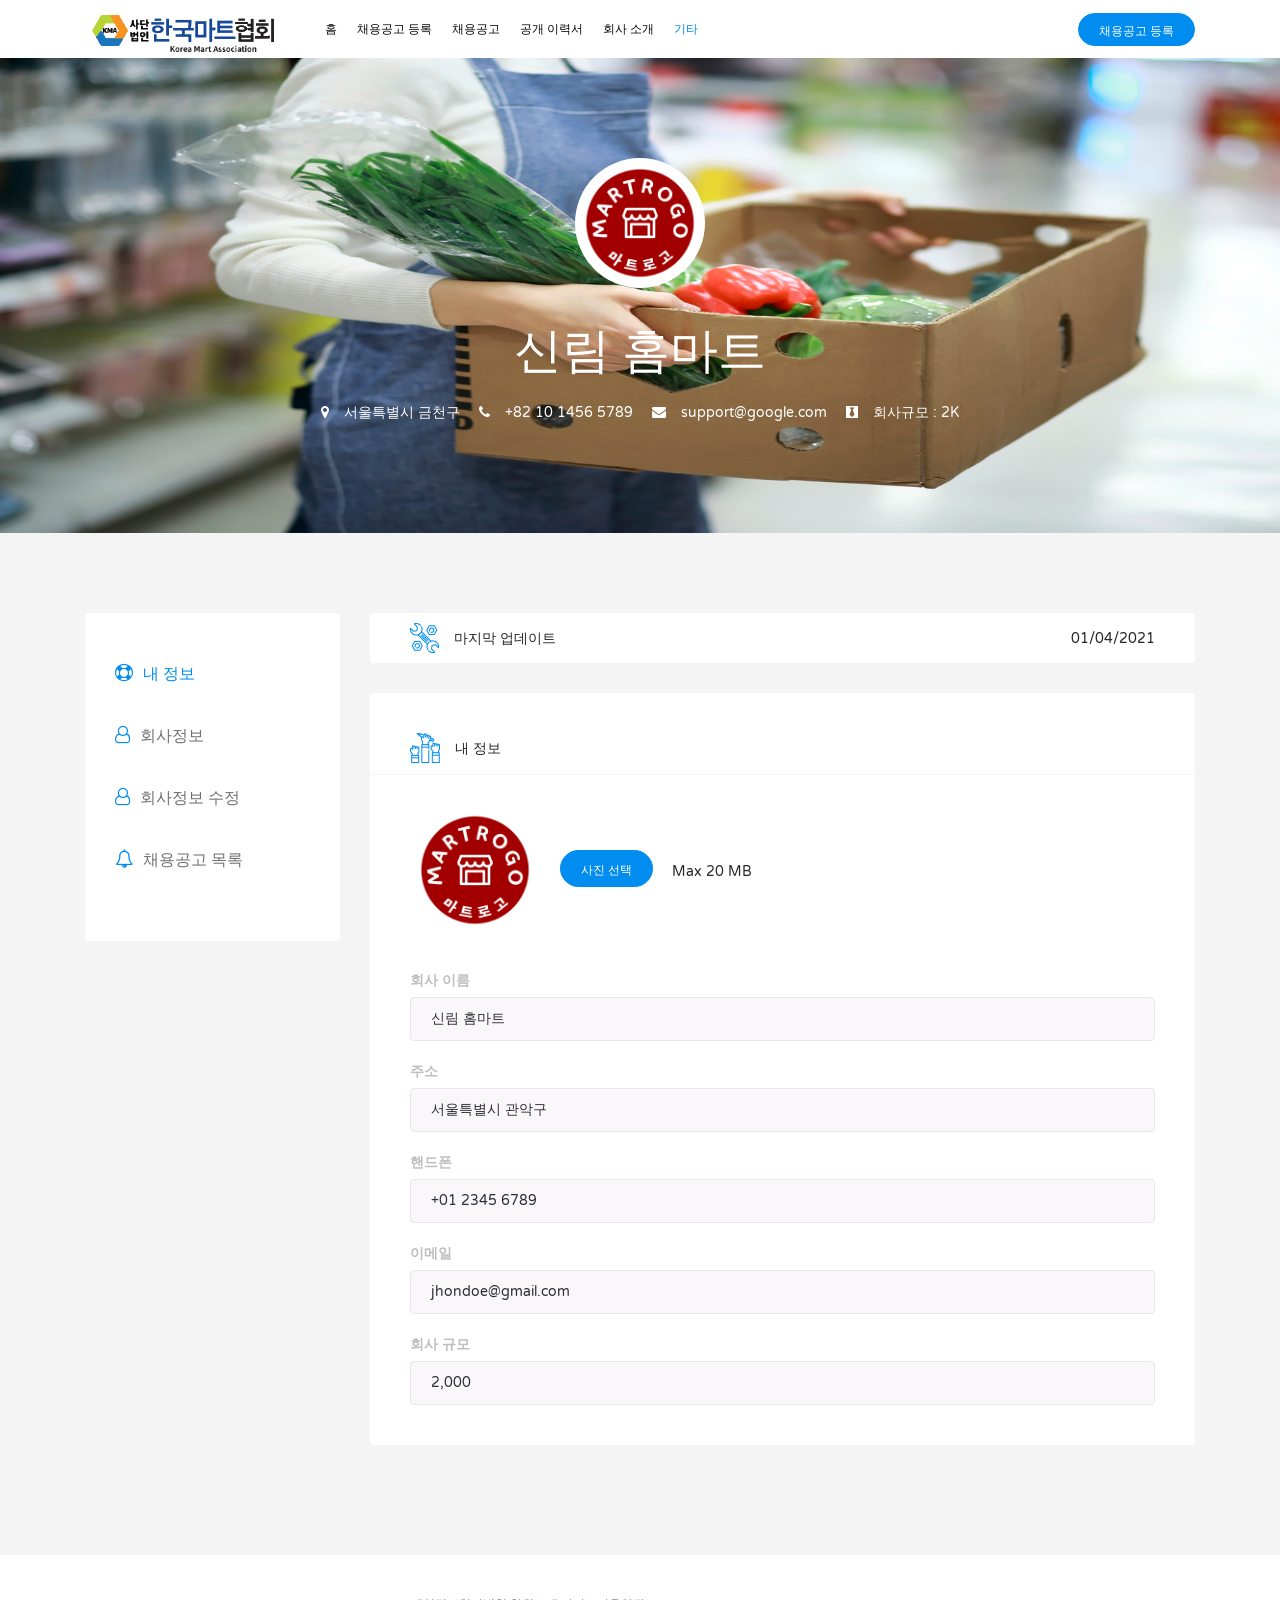
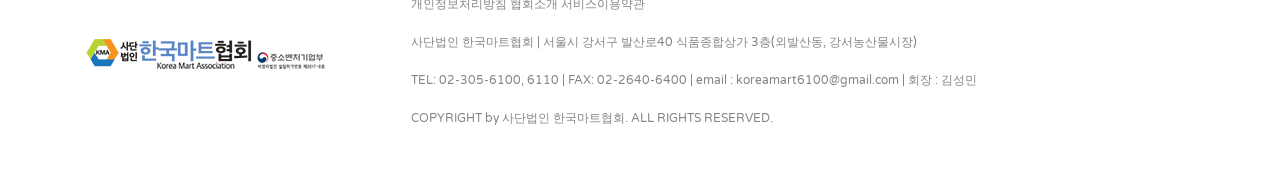
<file: employer-profile.html>
<!DOCTYPE html>
<html lang="en">
    <head>
        <meta charset="utf-8" />
        <meta http-equiv="X-UA-Compatible" content="IE=edge" />
        <meta name="viewport" content="width=device-width, initial-scale=1" />
        <meta name="author" content="Theme Region" />
        <meta name="description" content="" />

        <title>마트협회 구인/구직</title>

        <!-- CSS -->
        <link rel="stylesheet" href="css/bootstrap.min.css" />
        <link rel="stylesheet" href="css/font-awesome.min.css" />
        <link rel="stylesheet" href="css/jquery-te.css" />
        <link rel="stylesheet" href="css/slick.css" />
        <link rel="stylesheet" href="css/main.css" />
        <link rel="stylesheet" href="css/responsive.css" />

        <!-- font -->
        <link href="https://fonts.googleapis.com/css?family=Varela+Round" rel="stylesheet" />

        <!-- icons -->
        <link rel="icon" href="images/ico/favicon.ico" />
        <link rel="apple-touch-icon" sizes="144x144" href="images/ico/apple-touch-icon-144-precomposed.png" />
        <link rel="apple-touch-icon" sizes="114x114" href="images/ico/apple-touch-icon-114-precomposed.png" />
        <link rel="apple-touch-icon" sizes="72x72" href="images/ico/apple-touch-icon-72-precomposed.png" />
        <link rel="apple-touch-icon" sizes="57x57" href="images/ico/apple-touch-icon-57-precomposed.png" />
        <!-- icons -->

        <!-- HTML5 shim and Respond.js for IE8 support of HTML5 elements and media queries -->
        <!-- WARNING: Respond.js doesn't work if you view the page via file:// -->
        <!--[if lt IE 9]>
            <script src="https://oss.maxcdn.com/html5shiv/3.7.2/html5shiv.min.js"></script>
            <script src="https://oss.maxcdn.com/respond/1.4.2/respond.min.js"></script>
        <![endif]-->
        <!-- Template Developed By ThemeRegion -->
    </head>
    <body>
        <header class="tr-header">
            <nav class="navbar navbar-expand-lg">
                <div class="container">
                    <div class="navbar-header">
                        <button class="navbar-toggler" type="button" data-toggle="collapse" data-target="#navbarNav" aria-controls="navbarNav" aria-expanded="false" aria-label="Toggle navigation">
                            <span class="navbar-toggler-icon"><i class="fa fa-align-justify"></i></span>
                        </button>
                        <a class="navbar-brand" href="index.html"><img class="img-fluid" src="images/martlogo.png" style="margin-bottom: 30px" alt="Logo" /></a>
                    </div>
                    <!-- /.navbar-header -->

                    <div class="collapse navbar-collapse" id="navbarNav">
                        <ul class="nav navbar-nav">
                            <li class="tr-dropdown">
                                <a href="#">홈</a>
                                <ul class="tr-dropdown-menu left tr-list fadeInUp" role="menu">
                                    <li><a href="index.html">홈페이지(비로그인)</a></li>
                                    <li><a href="index-user.html">홈(구직자 로그인)</a></li>
                                    <li><a href="index-mart.html">홈(고용주 로그인)</a></li>
                                </ul>
                            </li>
                            <li><a href="job-post.html">채용공고 등록</a></li>
                            <li><a href="listing.html">채용공고</a></li>
                            <li><a href="listing_2.html">공개 이력서</a></li>
                            <li><a href="job-details.html">회사 소개</a></li>
                            <!-- <li><a href="employee-profile.html">이력서 관리</a></li> -->
                            <li class="tr-dropdown active">
                                <a href="#">기타</a>
                                <ul class="tr-dropdown-menu tr-list fadeInUp" role="menu">
                                    <li><a href="employee-profile.html">구직자 프로필</a></li>
                                    <li class="active"><a href="employer-profile.html">고용주 프로필</a></li>
                                </ul>
                            </li>
                        </ul>
                    </div>

                    <div class="navbar-right">
                        <!-- <ul class="sign-in tr-list">
                            <li><i class="fa fa-user"></i></li>
                            <li><a href="#">로그인</a></li>
                            <li><a href="#">회원가입</a></li>
                        </ul> -->
                        <!-- /.sign-in -->

                        <a href="job-post.html" class="btn btn-primary">채용공고 등록</a>
                    </div>
                    <!-- /.nav-right -->
                </div>
                <!-- /.container -->
            </nav>
            <!-- /.navbar -->
        </header>
        <!-- /.tr-header -->

        <div class="tr-breadcrumb bg-image section-before">
            <div class="container">
                <div class="breadcrumb-info text-center">
                    <div class="breadcrumb-logo">
                        <img src="images/martlogo/martlogo2.png" alt="Logo" class="img-fluid" />
                    </div>
                    <div class="page-title">
                        <h1>신림 홈마트</h1>
                    </div>
                    <ul class="job-meta tr-list list-inline">
                        <li><i class="fa fa-map-marker" aria-hidden="true"></i>서울특별시 금천구</li>
                        <li><i class="fa fa-phone" aria-hidden="true"></i>+82 10 1456 5789</li>
                        <li><i class="fa fa-envelope" aria-hidden="true"></i><a href="#">support@google.com</a></li>
                        <!-- <li><i class="fa fa-briefcase" aria-hidden="true"></i>IT Industry</li> -->
                        <li><i class="fa fa-black-tie" aria-hidden="true"></i>회사규모 : 2K</li>
                    </ul>
				</ul>
                </div>
            </div>
            <!-- /.container -->
        </div>
        <!-- /.tr-breadcrumb -->

        <div class="tr-profile section-padding">
            <div class="container">
                <div class="row">
                    <div class="col-md-4 col-lg-3">
                        <div class="tr-sidebar">
                            <ul class="nav nav-tabs profile-tabs section" role="tablist">
                                <li role="presentation">
                                    <a class="active" href="#account-info" aria-controls="account-info" role="tab" data-toggle="tab"><i class="fa fa-life-ring" aria-hidden="true"></i>내 정보</a>
                                </li>
                                <li role="presentation">
                                    <a href="#company-profile" aria-controls="company-profile" role="tab" data-toggle="tab"
                                        ><span><i class="fa fa-user-o" aria-hidden="true"></i></span>회사정보</a
                                    >
                                </li>
                                <li role="presentation">
                                    <a href="#edit-profile" aria-controls="edit-profile" role="tab" data-toggle="tab"
                                        ><span><i class="fa fa-user-o" aria-hidden="true"></i></span>회사정보 수정</a
                                    >
                                </li>
                                <li role="presentation">
                                    <a href="#open-role" aria-controls="open-role" role="tab" data-toggle="tab"
                                        ><span><i class="fa fa-bell-o" aria-hidden="true"></i></span>채용공고 목록</a
                                    >
                                </li>
                                <!-- <li role="presentation"><a href="#volunteer" aria-controls="volunteer" role="tab" data-toggle="tab"><span><i class="fa fa-bell-o" aria-hidden="true"></i></span>지원자 목록</a></li> -->
                                <li role="presentation" style="display: none;"><a id='volunteer' href="#archived" aria-controls="archived" role="tab" data-toggle="tab"><span><i class="fa fa-clone" aria-hidden="true"></i></span>지원자 목록</a></li>
                                <!-- <li role="presentation"><a href="#"><span><i class="fa fa-scissors" aria-hidden="true"></i></span>Logout</a></li> -->
                            </ul>
                        </div>
                        <!-- /.tr-sidebar -->
                    </div>
                    <div class="col-md-8 col-lg-9">
                        <div class="tab-content">
                            <div role="tabpanel" class="tab-pane fade in show active account-info" id="account-info">
                                <!-- <div class="tr-fun-fact">
								<div class="row">
									<div class="col-sm-4">
										<div class="fun-fact media">
											<div class="fun-fact-icon">
												<img src="images/icons/fun-fact4.png" alt="images" class="img-fluid">
											</div>
											<div class="media-body">
												<h1 class="counter">329</h1>
												<span>Total job post</span>
											</div>
										</div>
									</div>
									<div class="col-sm-4">
										<div class="fun-fact media">
											<div class="fun-fact-icon">
												<img src="images/icons/fun-fact5.png" alt="images" class="img-fluid">
											</div>
											<div class="media-body">
												<h1 class="counter">23,563</h1>
												<span>Application submit</span>
											</div>
										</div>								
									</div>
									<div class="col-sm-4">
										<div class="fun-fact media">
											<div class="fun-fact-icon">
												<img src="images/icons/fun-fact6.png" alt="images" class="img-fluid">
											</div>
											<div class="media-body">
												<h1 class="counter">27</h1>
												<span>Call for interview</span>
											</div>
										</div>							
									</div>
								</div>						
							</div> -->
                                <div class="section resume-last-updated">
                                    <span class="icon pull-left"><img src="images/icons/1.png" alt="Icon" class="img-fluid" /></span>
                                    <div class="updated-info">
                                        <span class="pull-left">마지막 업데이트</span>
                                        <span class="pull-right">01/04/2021</span>
                                    </div>
                                </div>
                                <!-- /.resume-last-updated -->

                                <div class="section display-information">
                                    <div class="title title-after">
                                        <div class="icon"><img src="images/icons/2.png" alt="Icon" class="img-fluid" /></div>
                                        <span>내 정보</span>
                                    </div>

                                    <div class="change-photo">
                                        <div class="user-image">
                                            <img src="images/martlogo/martlogo2.png" alt="Image" class="img-fluid" />
                                        </div>
                                        <div class="upload-photo">
                                            <label class="btn btn-primary" for="upload-photo">
                                                <input type="file" id="upload-photo" />
                                                사진 선택
                                            </label>
                                            <span class="max-size">Max 20 MB</span>
                                        </div>
                                    </div>
                                    <ul class="tr-list account-details">
                                        <li>회사 이름<span>신림 홈마트</span></li>
                                        <li>주소<span>서울특별시 관악구</span></li>
                                        <li>핸드폰<span>+01 2345 6789</span></li>
                                        <li>
                                            이메일<span><a href="#">jhondoe@gmail.com</a></span>
                                        </li>
                                        <li>회사 규모<span>2,000</span></li>
                                    </ul>
                                </div>
                                <!-- /.display-information -->
                                <!-- <div class="section">
								<div class="title title-after">
									<div class="icon"><img src="images/icons/3.png" alt="Icon" class="img-fluid"></div> 
									<span>Social Link</span>
								</div>
								<ul class="social social-icon-bg tr-list">
									<li><i class="fa fa-facebook"></i><span class="media-body"><a href="#">https://www.facebook.com/jhondoe</a></span></li>
									<li><i class="fa fa-twitter"></i><span class="media-body"><a href="#">https://www.twitter.com/jhondoe</a></span></li>
									<li><i class="fa fa-google-plus"></i><span class="media-body"><a href="#">https://www.googleplus.com/jhondoe</a></span></li>
									<li><i class="fa fa-linkedin"></i><span class="media-body"><a href="#">https://www.linkedin.com/jhondoe</a></span></li>
									<li><i class="fa fa-dribbble"></i><span class="media-body"><a href="#">https://www.dribbble.com/jhondoe</a></span></li>
									<li><i class="fa fa-behance"></i><span class="media-body"><a href="#">https://www.behance.com/jhondoe</a></span></li>
									<li><i class="fa fa-globe"></i><span class="media-body"><a href="#">https://www.globe.com/jhondoe</a></span></li>
								</ul>						
							</div> -->
                            </div>
                            <!-- /.tab-pane -->

                            <div role="tabpanel" class="tab-pane section" id="company-profile">
                                <ul class="tr-list resume-info">
                                    <li class="career-objective">
                                        <div class="icon">
                                            <i class="fa fa-black-tie" aria-hidden="true"></i>
                                        </div>
                                        <div class="media-body">
                                            <span class="tr-title">마트 정보</span>
                                            <p>신림 홈마트</p>
                                            <br />
                                            <p>입니다.</p>
                                        </div>
                                    </li>
                                    <!-- /.career-objective -->
                                    <li class="mission-vision">
                                        <div class="icon">
                                            <i class="fa fa-anchor" aria-hidden="true"></i>
                                        </div>
                                        <div class="media-body">
                                            <span class="tr-title">비전</span>
                                            <p>고객의 니즈를 파악하여</p>
                                            <br />
                                            <p>미리미리 대응한다.</p>
                                        </div>
                                    </li>
                                    <!-- /.mission-vision -->
                                    <li class="company-achievement">
                                        <div class="icon">
                                            <i class="fa fa-book" aria-hidden="true"></i>
                                        </div>
                                        <div class="media-body">
                                            <span class="tr-title">마트 성과</span>
                                            <ul class="tr-list">
                                                <li>
                                                    <span>주문 500만건 달성</span>
                                                    <ul class="tr-list">
                                                        <li>2020, 05, 27</li>
                                                    </ul>
                                                    <p>달성.</p>
                                                </li>
                                                <li>
                                                    <span>배달 20만건</span>
                                                    <ul class="tr-list">
                                                        <li>2021, 01, 20</li>
                                                    </ul>
                                                    <p>달성.</p>
                                                </li>
                                            </ul>
                                        </div>
                                    </li>
                                    <!-- /.company-achievement -->
                                </ul>
                                <div class="buttons pull-right">
                                    <a href="#" class="btn button-cancle">취소</a>
                                    <a href="#" class="btn btn-primary">수정</a>
                                </div>
                            </div>
                            <!-- /.tab-pane -->

                            <div role="tabpanel" class="tab-pane section" id="edit-profile">
                                <ul class="tr-list resume-info">
                                    <li class="career-objective">
                                        <div class="icon">
                                            <i class="fa fa-black-tie" aria-hidden="true"></i>
                                        </div>
                                        <div class="media-body">
                                            <span class="tr-title">마트 정보</span>
                                            <div class="code-edit">
                                                <p>신림 홈마트</p>
                                                <br />
                                                <p>입니다.</p>
                                            </div>
                                        </div>
                                    </li>
                                    <!-- /.career-objective -->
                                    <li class="mission-vision">
                                        <div class="icon">
                                            <i class="fa fa-anchor" aria-hidden="true"></i>
                                        </div>
                                        <div class="media-body">
                                            <span class="tr-title">미션</span>
                                            <div class="code-edit">
                                                <p>고객의 니즈를 파악하여</p>
                                                <br />
                                                <p>미리미리 대응한다.</p>
                                            </div>
                                        </div>
                                    </li>
                                    <!-- /.mission-vision -->
                                    <li class="work-history">
                                        <div class="icon">
                                            <i class="fa fa-book" aria-hidden="true"></i>
                                        </div>
                                        <div class="media-body additem-achiev">
                                            <span class="tr-title">마트 성과</span>
                                            <div id="achievement" class="additem">
                                                <span id="achiev-clone" class="icon clone"><i class="fa fa-plus" aria-hidden="true"></i></span>
                                                <span class="icon remove"><i class="fa fa-times" aria-hidden="true"></i></span>

                                                <div class="code-edit-small">
                                                    <label>제목</label>
                                                    <div class="code-edit">
                                                        <span>내용</span>
                                                    </div>
                                                    <label></label>
                                                    <div class="calendar">
                                                        <input type="date" class="form-control" value="2017-06-25" />
                                                    </div>
                                                </div>
                                                <label>설명</label>
                                                <div class="code-edit">
                                                    <p>설명.</p>
                                                </div>
                                            </div>
                                        </div>
                                    </li>
                                    <!-- /.work-history -->
                                </ul>
                                <div class="buttons pull-right">
                                    <a href="#" class="btn button-cancle">취소</a>
                                    <a href="#" class="btn btn-primary">수정</a>
                                </div>
                            </div>
                            <!-- /.tab-pane -->

                            <div role="tabpanel" class="tab-pane open-role" id="open-role">
                                <div class="role remove-item">
                                    <div class="left-content">
                                        <div class="clearfix">
                                            <span class="tr-title">
                                                <a href="#">판촉사원 모집</a>
                                            </span>
                                            <span><a href="#" class="btn btn-primary">아르바이트</a></span>
											<!-- <span><a href="volunteer.html" class="btn btn-primary">지원자 확인</a></span> -->
											<span><div id='volun2' class="btn btn-primary">지원자 확인</div></span>
                                        </div>
                                        <span class="deadline">모집 마감일 : 2021.04.30</span>
                                        <ul class="tr-list job-meta">
                                            <li>
                                                <span><i class="fa fa-map-signs" aria-hidden="true"></i></span>서울 서대문구
                                            </li>
                                            <li>
                                                <span><i class="fa fa-briefcase" aria-hidden="true"></i></span>신입
                                            </li>
                                            <li>
                                                <span><i class="fa fa-money" aria-hidden="true"></i></span>시급 10,000원
                                            </li>
                                        </ul>
                                    </div>
                                    <div class="right-content">
                                        <span
                                            ><a href="#"><i class="fa fa-pencil"></i></a
                                        ></span>
                                        <span class="remove-icon"><i class="fa fa-trash-o"></i></span>
                                        <!-- <ul class="nav nav-tabs profile-tabs section">
                                            <li role="presentation">
												<a href="#archived" aria-controls="archived" role="tab" data-toggle="tab">
													<span><i class="fa fa-clone" aria-hidden="true"></i></span>
													지원자 목록
                                                </a>
												</li>
                                        </ul> -->
                                    </div>
                                </div>
                                <!-- /.role -->

                                <div class="role remove-item">
                                    <div class="left-content">
                                        <div class="clearfix">
                                            <span class="tr-title">
                                                <a href="#">오픈직원 대모집</a>
                                            </span>
                                            <span><a href="#" class="btn btn-primary">아르바이트</a></span>
											<!-- <span><a href="volunteer.html" class="btn btn-primary">지원자 확인</a></span> -->
											<span><div id='volun' class="btn btn-primary">지원자 확인</div></span>
                                        </div>
                                        <span class="deadline">모집 마감일 : 2021.05.31</span>
                                        <ul class="tr-list job-meta">
                                            <li>
                                                <span><i class="fa fa-map-signs" aria-hidden="true"></i></span>서울 관악구
                                            </li>
                                            <li>
                                                <span><i class="fa fa-briefcase" aria-hidden="true"></i></span>경력무관
                                            </li>
                                            <li>
                                                <span><i class="fa fa-money" aria-hidden="true"></i></span>월급 2,800,000
                                            </li>
                                        </ul>
                                    </div>
                                    <div class="right-content">
                                        <span
                                            ><a href="#"><i class="fa fa-pencil"></i></a
                                        ></span>
                                        <span class="remove-icon"><i class="fa fa-trash-o"></i></span>
                                    </div>
                                </div>
                                <!-- /.role -->
                            </div>
                            <!-- /.tab-pane -->
							
                            <div role="tabpanel" class="tab-pane apply-job" id="archived">
								<!-- <div class="job-item">
                                    <div class="job-info">
                                        <div class="company-logo">
                                        </div>
                                        <div class="left-content resume-content">
                                            <p class="tr-title division">
                                            </p>
                                            <p class="tr-title resume-name">
                                            </p>

                                            <ul class="tr-list job-meta resume-tag">
                                            </ul>
                                        </div>
                                        <div class="right-content resume-content-r">
                                            <a href="#" class="btn button-cancle">뒤로가기</a>
                                        </div>
                                    </div>
                                </div> -->
                                <div class="job-item">
                                    <div class="job-info">
                                        <div class="company-logo">
                                            <img src="images/test/test1.png" alt="images" class="img-fluid" />
                                        </div>
                                        <div class="left-content resume-content">
                                            <p class="tr-title division">
                                                <a href="#">지원분야 : </a>
                                                <a href="#">배달/퀵</a>
                                            </p>
                                            <p class="tr-title resume-name">
                                                <a href="#">이지훈 </a>
                                                <a href="#">42세</a>
                                            </p>

                                            <ul class="tr-list job-meta resume-tag">
                                                <li>
                                                    <span><i class="fa fa-map-signs" aria-hidden="true"></i></span>경기도 부천시
                                                </li>
                                                <li>
                                                    <span><i class="fa fa-briefcase" aria-hidden="true"></i></span>경력 : 10년
                                                </li>
                                                <li>
                                                    <span><i class="fa fa-money" aria-hidden="true"></i></span>회사 내규
                                                </li>
                                            </ul>
                                        </div>
                                        <div class="right-content resume-content-r">
                                            <a href="employee-profile.html" class="btn button-cancle">이력서 보기</a>
                                            <span class="applied applied1">지원일: 2021.04.01(목)</span>
                                        </div>
                                    </div>
                                </div>
                                <div class="job-item remove-item">
                                    <div class="job-info">
                                        <div class="company-logo">
                                            <img src="images/test/test2.png" alt="images" class="img-fluid" />
                                        </div>
                                        <div class="left-content resume-content">
                                            <p class="tr-title division">
                                                <a href="#">지원분야 : </a>
                                                <a href="#">농산/수산</a>
                                            </p>
                                            <p class="tr-title resume-name">
                                                <a href="#">박수빈 </a>
                                                <a href="#">35세</a>
                                            </p>

                                            <ul class="tr-list job-meta resume-tag">
                                                <li>
                                                    <span><i class="fa fa-map-signs" aria-hidden="true"></i></span>경기도 시흥시
                                                </li>
                                                <li>
                                                    <span><i class="fa fa-briefcase" aria-hidden="true"></i></span>경력 : 2년
                                                </li>
                                                <li>
                                                    <span><i class="fa fa-money" aria-hidden="true"></i></span>회사 내규
                                                </li>
                                            </ul>
                                        </div>
                                        <div class="right-content resume-content-r">
                                            <a href="employee-profile.html" class="btn button-cancle">이력서 보기</a>
                                            <span class="applied applied1">지원일: 2021.03.24(수)</span>
                                        </div>
                                    </div>
                                </div>
                                <div class="job-item remove-item">
                                    <div class="job-info">
                                        <div class="company-logo">
                                            <img src="images/test/test3.png" alt="images" class="img-fluid" />
                                        </div>
                                        <div class="left-content resume-content">
                                            <p class="tr-title division">
                                                <a href="#">지원분야 : </a>
                                                <a href="#">판매/진열</a>
                                            </p>
                                            <p class="tr-title resume-name">
                                                <a href="#">고인영 </a>
                                                <a href="#">53세</a>
                                            </p>

                                            <ul class="tr-list job-meta resume-tag">
                                                <li>
                                                    <span><i class="fa fa-map-signs" aria-hidden="true"></i></span>서울 영등포구
                                                </li>
                                                <li>
                                                    <span><i class="fa fa-briefcase" aria-hidden="true"></i></span>경력 : 15년
                                                </li>
                                                <li>
                                                    <span><i class="fa fa-money" aria-hidden="true"></i></span>회사 내규
                                                </li>
                                            </ul>
                                        </div>
                                        <div class="right-content resume-content-r">
                                            <a href="employee-profile.html" class="btn button-cancle">이력서 보기</a>
                                            <span class="applied applied1">지원일: 2021.03.30(화)</span>
                                        </div>
                                    </div>
                                </div>
                                <div class="job-item remove-item">
                                    <div class="job-info">
                                        <div class="company-logo">
                                            <img src="images/test/test4.png" alt="images" class="img-fluid" />
                                        </div>
                                        <div class="left-content resume-content">
                                            <p class="tr-title division">
                                                <a href="#">지원분야 : </a>
                                                <a href="#">배달/납품</a>
                                            </p>
                                            <p class="tr-title resume-name">
                                                <a href="#">고지열 </a>
                                                <a href="#">30세</a>
                                            </p>

                                            <ul class="tr-list job-meta resume-tag">
                                                <li>
                                                    <span><i class="fa fa-map-signs" aria-hidden="true"></i></span>서울 서대문구
                                                </li>
                                                <li>
                                                    <span><i class="fa fa-briefcase" aria-hidden="true"></i></span>신입
                                                </li>
                                                <li>
                                                    <span><i class="fa fa-money" aria-hidden="true"></i></span>회사 내규
                                                </li>
                                            </ul>
                                        </div>
                                        <div class="right-content resume-content-r">
                                            <a href="employee-profile.html" class="btn button-cancle">이력서 보기</a>
                                            <span class="applied applied1">지원일: 2021.03.31(수)</span>
                                        </div>
                                    </div>
                                </div>
                                <div class="job-item remove-item">
                                    <div class="job-info">
                                        <div class="company-logo">
                                            <img src="images/test/test1.png" alt="images" class="img-fluid" />
                                        </div>
                                        <div class="left-content resume-content">
                                            <p class="tr-title division">
                                                <a href="#">지원분야 : </a>
                                                <a href="#">배달/퀵/판매</a>
                                            </p>
                                            <p class="tr-title resume-name">
                                                <a href="#">이상수 </a>
                                                <a href="#">45세</a>
                                            </p>

                                            <ul class="tr-list job-meta resume-tag">
                                                <li>
                                                    <span><i class="fa fa-map-signs" aria-hidden="true"></i></span>경기도 안양시
                                                </li>
                                                <li>
                                                    <span><i class="fa fa-briefcase" aria-hidden="true"></i></span>경력 : 2년
                                                </li>
                                                <li>
                                                    <span><i class="fa fa-money" aria-hidden="true"></i></span>회사 내규
                                                </li>
                                            </ul>
                                        </div>
                                        <div class="right-content resume-content-r">
                                            <a href="employee-profile.html" class="btn button-cancle">이력서 보기</a>
                                            <span class="applied applied1">지원일: 2021.03.26(금)</span>
                                        </div>
                                    </div>
                                </div>
                            </div>
                            <!-- /.tab-pane -->
                        </div>
                    </div>
                </div>
                <!-- /.row -->
            </div>
            <!-- /.container -->
        </div>
        <!-- /.tr-profile -->
        <div class="footer">
            <div class="footer-top" style="padding: 40px 0">
                <div class="container">
                    <div class="row">
                        <div class="col-sm-3 center-block">
                            <img src="images/others/ft_logo.png" style="padding-top: 15%" />
                        </div>
                        <!-- /.col-sm-3 -->
                        <div class="col-sm-9">
                            <div class="footer-widget">
                                <ul class="tr-list" style="font-size: 12px; padding-left: 5%">
                                    <li>개인정보처리방침 협회소개 서비스이용약관</li>
                                    <li>사단법인 한국마트협회 | 서울시 강서구 발산로40 식품종합상가 3층(외발산동, 강서농산물시장)</li>
                                    <li>TEL: 02-305-6100, 6110 | FAX: 02-2640-6400 | email : koreamart6100@gmail.com | 회장 : 김성민</li>
                                    <li>COPYRIGHT by 사단법인 한국마트협회. ALL RIGHTS RESERVED.</li>
                                </ul>
                            </div>
                        </div>
                    </div>
                    <!-- /.row -->
                </div>
                <!-- /.container -->
            </div>
            <!-- /.footer-top -->
        </div>
        <!-- /.footer -->

        <!-- JS -->
        <script src="js/jquery.min.js"></script>
        <script src="js/popper.min.js"></script>
        <script src="js/bootstrap.min.js"></script>
        <script src="js/inview.min.js"></script>
        <script src="js/counterup.min.js"></script>
        <script src="js/waypoints.min.js"></script>
        <script src="js/slick.min.js"></script>
        <script src="js/jquery-te.min.js"></script>
        <script src="https://maps.google.com/maps/api/js?sensor=true"></script>
        <script src="js/gmaps.min.js"></script>
        <script src="js/main.js"></script>
		<script>
			$(document).ready(function(){
				$('#volun').click(function(){
					$('#volunteer').trigger('click');
				});
				$('#volun2').click(function(){
					$('#volunteer').trigger('click');
				});
			})
		</script>
    </body>
</html>
</file>
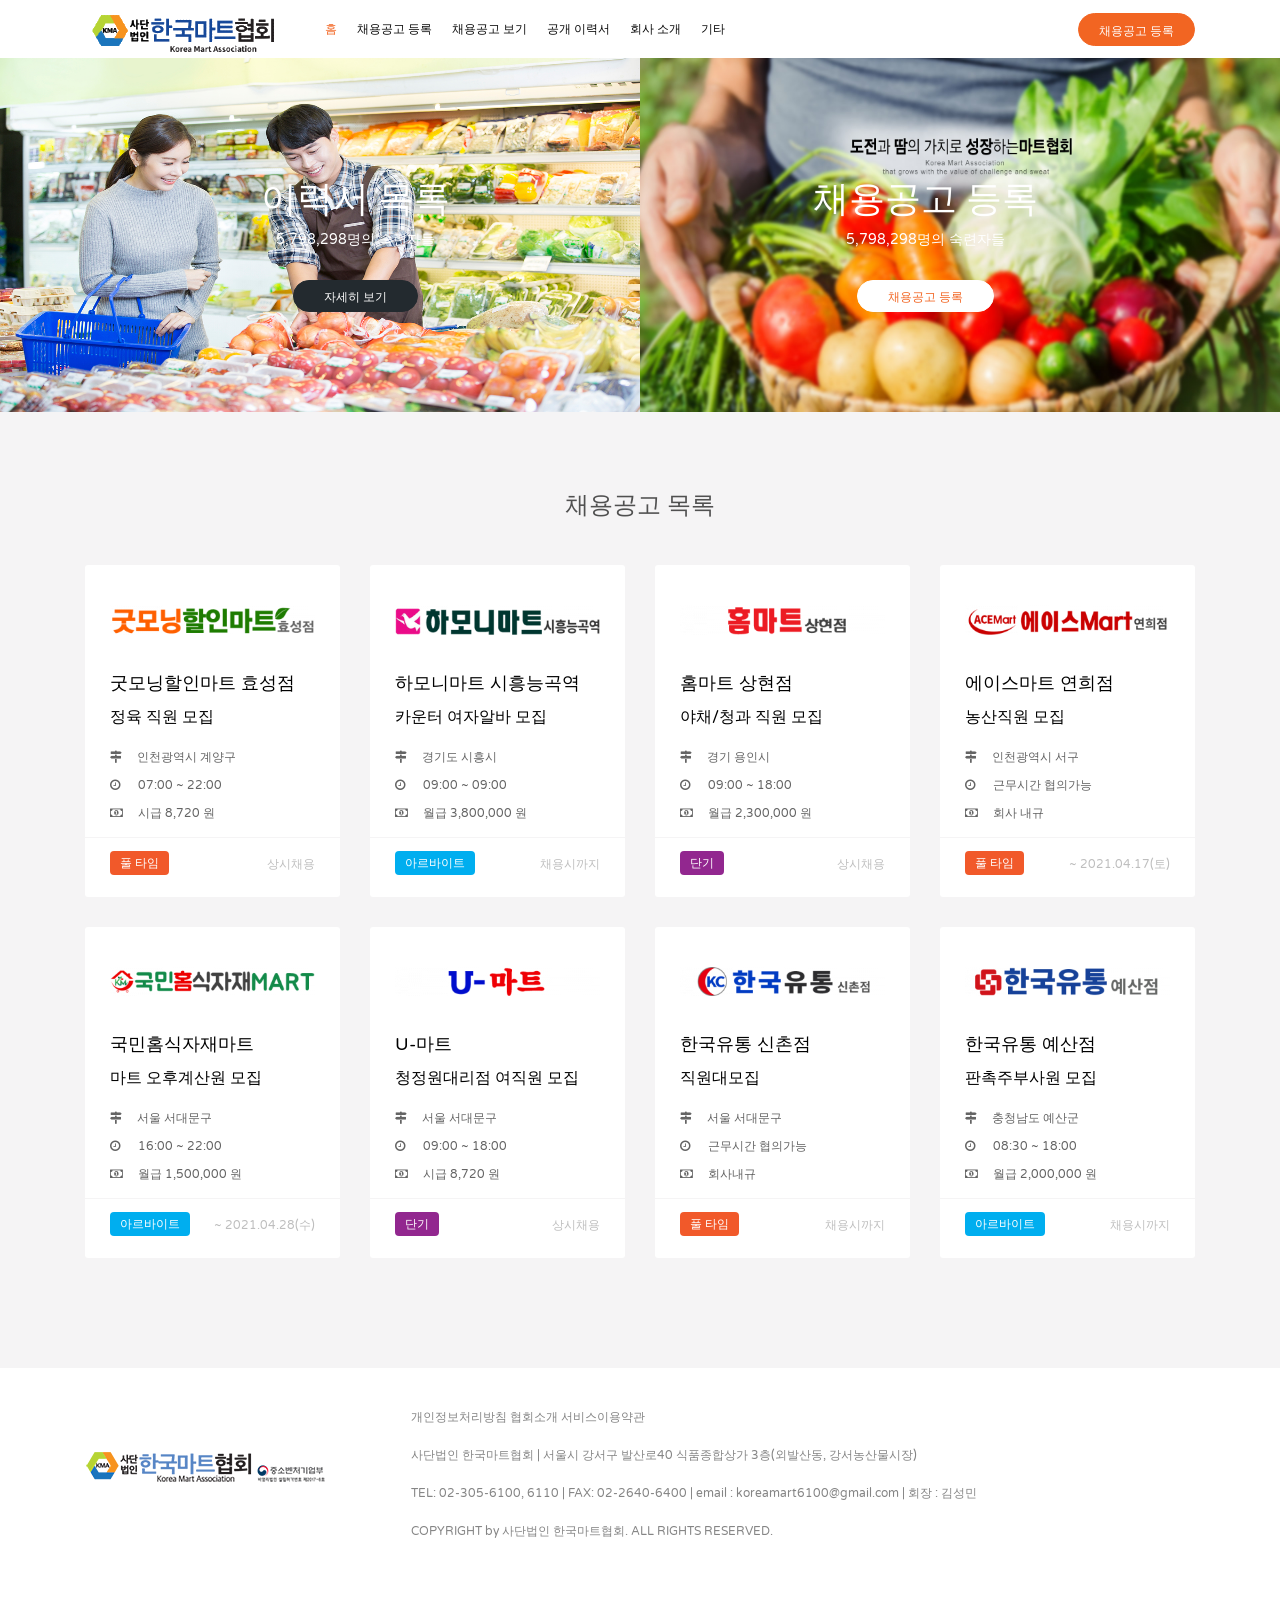
<file: index-mart.html>
<!DOCTYPE html>
<html lang="en">
    <head>
        <meta charset="utf-8" />
        <meta http-equiv="X-UA-Compatible" content="IE=edge" />
        <meta name="viewport" content="width=device-width, initial-scale=1" />
        <meta name="author" content="Theme Region" />
        <meta name="description" content="" />

        <title>마트협회 구인/구직</title>

        <!-- CSS -->
        <link rel="stylesheet" href="css/bootstrap.min.css" />
        <link rel="stylesheet" href="css/font-awesome.min.css" />
        <link rel="stylesheet" href="css/jquery-te.css" />
        <link rel="stylesheet" href="css/slick.css" />
        <link rel="stylesheet" href="css/main.css" />
        <link rel="stylesheet" href="css/responsive.css" />

        <!-- font -->
        <link href="https://fonts.googleapis.com/css?family=Varela+Round" rel="stylesheet" />

        <!-- icons -->
        <link rel="icon" href="images/ico/favicon.ico" />
        <link rel="apple-touch-icon" sizes="144x144" href="images/ico/apple-touch-icon-144-precomposed.png" />
        <link rel="apple-touch-icon" sizes="114x114" href="images/ico/apple-touch-icon-114-precomposed.png" />
        <link rel="apple-touch-icon" sizes="72x72" href="images/ico/apple-touch-icon-72-precomposed.png" />
        <link rel="apple-touch-icon" sizes="57x57" href="images/ico/apple-touch-icon-57-precomposed.png" />
        <!-- icons -->

        <!-- HTML5 shim and Respond.js for IE8 support of HTML5 elements and media queries -->
        <!-- WARNING: Respond.js doesn't work if you view the page via file:// -->
        <!--[if lt IE 9]>
            <script src="https://oss.maxcdn.com/html5shiv/3.7.2/html5shiv.min.js"></script>
            <script src="https://oss.maxcdn.com/respond/1.4.2/respond.min.js"></script>
        <![endif]-->
        <!-- Template Developed By ThemeRegion -->
    </head>
    <body class="homepage-2">
        <header class="tr-header">
            <nav class="navbar navbar-expand-lg">
                <div class="container">
                    <div class="navbar-header">
                        <button class="navbar-toggler" type="button" data-toggle="collapse" data-target="#navbarNav" aria-controls="navbarNav" aria-expanded="false" aria-label="Toggle navigation">
                            <span class="navbar-toggler-icon"><i class="fa fa-align-justify"></i></span>
                        </button>
                        <a class="navbar-brand" href="index.html"><img class="img-fluid" src="images/martlogo.png" style="margin-bottom: 30px" alt="Logo" /></a>
                    </div>
                    <!-- /.navbar-header -->
                    <div class="collapse navbar-collapse" id="navbarNav">
                        <ul class="nav navbar-nav">
                            <li class="tr-dropdown active"><a href="#">홈</a>
                                <ul class="tr-dropdown-menu left tr-list fadeInUp" role="menu">
                                    <li><a href="index.html">홈페이지(비로그인)</a></li>
                                    <li><a href="index-user.html">홈(구직자 로그인)</a></li>
                                    <li class="active"><a href="index-mart.html">홈(고용주 로그인)</a></li>
                                </ul>
                            </li>
                            <li><a href="job-post.html">채용공고 등록</a></li>
                            <li><a href="listing.html">채용공고 보기</a></li>
                            <li><a href="listing_2.html">공개 이력서</a></li>
                            <li><a href="job-details.html">회사 소개</a></li>
                            <li class="tr-dropdown">
                                <a href="#">기타</a>
                                <ul class="tr-dropdown-menu tr-list fadeInUp" role="menu">
                                    <li><a href="employee-profile.html">구직자 프로필</a></li>
                                    <li><a href="employer-profile.html">고용주 프로필</a></li>
                                </ul>
                            </li>
                        </ul>
                    </div>
                    <div class="navbar-right">
                        <!-- <ul class="sign-in tr-list">
                            <li><i class="fa fa-user"></i></li>
                            <li><a href="signin.html">로그인</a></li>
                            <li><a href="signup.html">회원가입</a></li>
                        </ul> -->
                        <!-- /.sign-in -->
                        <a href="job-post.html" class="btn btn-primary">채용공고 등록</a>
                    </div>
                    <!-- /.nav-right -->
                </div>
                <!-- /.container -->
            </nav>
            <!-- /.navbar -->
        </header>
        <!-- /.tr-header -->

        <div class="tr-users section-before bg-image">
            <div class="container text-center">
                <div class="row">
                    <div class="col-sm-6">
                        <div class="job-find">
                            <div class="icon">
                                <!-- <img src="images/others/man.png" alt="Icon" class="img-fluid"> -->
                            </div>
                            <h1>이력서 목록</h1>
                            <span>5,798,298명의 숙련자들 </span>
                            <a href="listing_2.html" class="btn btn-primary">자세히 보기</a>
                        </div>
                    </div>
                    <div class="col-sm-6">
                        <div class="for-employers">
                            <div class="icon">
                                <!-- <img src="images/others/briefcase.png" alt="Icon" class="img-fluid"> -->
                            </div>
                            <h1>채용공고 등록</h1>
                            <span>5,798,298명의 숙련자들 </span>
                            <a href="job-post.html" class="btn btn-primary">채용공고 등록</a>
                        </div>
                    </div>
                </div>
            </div>
            <!-- /.container -->
        </div>
        <!-- /.tr-users -->

        <div class="tr-job-posted section-padding">
            <div class="container">
                <div class="section-title">
                    <h1>채용공고 목록</h1>
                </div>
                <div class="job-tab text-center">
                    <!-- <ul class="nav nav-tabs justify-content-center" role="tablist">
					<li role="presentation" class="active"><a href="#hot-jobs" aria-controls="hot-jobs" role="tab" data-toggle="tab">Hot Jobs</a></li>
					<li role="presentation"><a href="#recent-jobs" aria-controls="recent-jobs" role="tab" data-toggle="tab">Recent Jobs</a></li>
					<li role="presentation"><a href="#popular-jobs" aria-controls="popular-jobs" role="tab" data-toggle="tab">Popular Jobs</a></li>
				</ul> -->
                <div class="tab-content text-left">
                    <div role="tabpanel" class="tab-pane fade in show active" id="hot-jobs">
                        <div class="row">
                            <div class="col-md-6 col-lg-3">
                                <div class="job-item">
                                    <div class="item-overlay">
                                        <div class="job-info">
                                            <a href="#" class="btn btn-primary">풀 타임</a>
                                            <span class="tr-title">
                                                <a href="job-details.html">굿모닝할인마트 효성점</a>
                                                <span><a href="#">정육 직원 모집</a></span>
                                            </span>
                                            <ul class="tr-list job-meta">
                                                <li><i class="fa fa-map-signs" aria-hidden="true"></i>인천광역시 계양구</li>
                                                <li><i class="fa fa-clock-o" aria-hidden="true"></i>07:00 ~ 22:00</li>
                                                <li><i class="fa fa-money" aria-hidden="true"></i>시급 8,720 원</li>
                                            </ul>
                                            <ul class="job-social tr-list listing-2">
                                                <!-- <li><a href="#"><i class="fa fa-heart-o" aria-hidden="true"></i></a></li>
                                            <li><a href="#"><i class="fa fa-expand" aria-hidden="true"></i></a></li>-->
                                            <li><a href="#"><i class="fa fa-bookmark-o" aria-hidden="true"></i></a></li>
                                            <li><a href="job-details.html"><i class="fa fa-long-arrow-right" aria-hidden="true"></i></a></li> 
                                            </ul>
                                        </div>
                                    </div>
                                    <div class="job-info">
                                        <div class="company-logo">
                                            <img src="images/martlogo/mr-logo-1607935677-4624.jpg" alt="images" class="img-fluid" />
                                        </div>
                                        <span class="tr-title">
                                            <a href="#">굿모닝할인마트 효성점</a>
                                            <span><a href="#">정육 직원 모집</a></span>
                                        </span>
                                        <ul class="tr-list job-meta">
                                            <li><i class="fa fa-map-signs" aria-hidden="true"></i>인천광역시 계양구</li>
                                            <li><i class="fa fa-clock-o" aria-hidden="true"></i>07:00 ~ 22:00</li>
                                            <li><i class="fa fa-money" aria-hidden="true"></i>시급 8,720 원</li>
                                        </ul>
                                        <div class="time">
                                            <a href="#"><span>풀 타임</span></a>
                                            <span class="pull-right">상시채용</span>
                                        </div>
                                    </div>
                                </div>
                            </div>
                            <div class="col-md-6 col-lg-3">
                                <div class="job-item">
                                    <div class="item-overlay">
                                        <div class="job-info">
                                            <a href="#" class="btn btn-primary">아르바이트</a>
                                            <span class="tr-title">
                                                <a href="job-details.html">하모니마트 시흥능곡역</a>
                                                <span><a href="#">카운터 여자알바 모집</a></span>
                                            </span>
                                            <ul class="tr-list job-meta">
                                                <li><i class="fa fa-map-signs" aria-hidden="true"></i>경기도 시흥시</li>
                                                <li><i class="fa fa-clock-o" aria-hidden="true"></i>09:00 ~ 09:00</li>
                                                <li><i class="fa fa-money" aria-hidden="true"></i>월급 3,800,000 원</li>
                                            </ul>
                                            <ul class="job-social tr-list listing-2">
                                                <!-- <li><a href="#"><i class="fa fa-heart-o" aria-hidden="true"></i></a></li>
                                            <li><a href="#"><i class="fa fa-expand" aria-hidden="true"></i></a></li>-->
                                            <li><a href="#"><i class="fa fa-bookmark-o" aria-hidden="true"></i></a></li>
                                            <li><a href="job-details.html"><i class="fa fa-long-arrow-right" aria-hidden="true"></i></a></li> 
                                            </ul>
                                        </div>
                                    </div>
                                    <div class="job-info">
                                        <div class="company-logo">
                                            <img src="images/martlogo/mr-logo-1614225895-1911.jpg" alt="images" class="img-fluid" />
                                        </div>
                                        <span class="tr-title">
                                            <a href="#">하모니마트 시흥능곡역</a>
                                            <span><a href="#">카운터 여자알바 모집</a></span>
                                        </span>
                                        <ul class="tr-list job-meta">
                                            <li><i class="fa fa-map-signs" aria-hidden="true"></i>경기도 시흥시</li>
                                            <li><i class="fa fa-clock-o" aria-hidden="true"></i>09:00 ~ 09:00</li>
                                            <li><i class="fa fa-money" aria-hidden="true"></i>월급 3,800,000 원</li>
                                        </ul>
                                        <div class="time">
                                            <a href="#"><span class="part-time">아르바이트</span></a>
                                            <span class="pull-right">채용시까지</span>
                                        </div>
                                    </div>
                                </div>
                            </div>
                            <div class="col-md-6 col-lg-3">
                                <div class="job-item">
                                    <div class="item-overlay">
                                        <div class="job-info">
                                            <a href="#" class="btn btn-primary">단기</a>
                                            <span class="tr-title">
                                                <a href="job-details.html">홈마트 상현점</a>
                                                <span><a href="#">야채/청과 직원 모집</a></span>
                                            </span>
                                            <ul class="tr-list job-meta">
                                                <li><i class="fa fa-map-signs" aria-hidden="true"></i>경기 용인시</li>
                                                <li><i class="fa fa-clock-o" aria-hidden="true"></i>09:00 ~ 18:00</li>
                                                <li><i class="fa fa-money" aria-hidden="true"></i>월급 2,300,000 원</li>
                                            </ul>
                                            <ul class="job-social tr-list listing-2">
                                                <!-- <li><a href="#"><i class="fa fa-heart-o" aria-hidden="true"></i></a></li>
                                            <li><a href="#"><i class="fa fa-expand" aria-hidden="true"></i></a></li>-->
                                            <li><a href="#"><i class="fa fa-bookmark-o" aria-hidden="true"></i></a></li>
                                            <li><a href="job-details.html"><i class="fa fa-long-arrow-right" aria-hidden="true"></i></a></li> 
                                            </ul>
                                        </div>
                                    </div>
                                    <div class="job-info">
                                        <div class="company-logo">
                                            <img src="images/martlogo/mr-logo-1614934255-5373.jpg" alt="images" class="img-fluid" />
                                        </div>
                                        <span class="tr-title">
                                            <a href="#">홈마트 상현점</a>
                                            <span><a href="#">야채/청과 직원 모집</a></span>
                                        </span>
                                        <ul class="tr-list job-meta">
                                            <li><i class="fa fa-map-signs" aria-hidden="true"></i>경기 용인시</li>
                                            <li><i class="fa fa-clock-o" aria-hidden="true"></i>09:00 ~ 18:00</li>
                                            <li><i class="fa fa-money" aria-hidden="true"></i>월급 2,300,000 원</li>
                                        </ul>
                                        <div class="time">
                                            <a href="#"><span class="freelance">단기</span></a>
                                            <span class="pull-right">상시채용</span>
                                        </div>
                                    </div>
                                </div>
                            </div>
                            <div class="col-md-6 col-lg-3">
                                <div class="job-item">
                                    <div class="item-overlay">
                                        <div class="job-info">
                                            <a href="#" class="btn btn-primary">풀 타임</a>
                                            <span class="tr-title">
                                                <a href="job-details.html">에이스마트 연희점</a>
                                                <span><a href="#">농산직원 모집</a></span>
                                            </span>
                                            <ul class="tr-list job-meta">
                                                <li><i class="fa fa-map-signs" aria-hidden="true"></i>인천광역시 서구</li>
                                                <li><i class="fa fa-clock-o" aria-hidden="true"></i>근무시간 협의가능</li>
                                                <li><i class="fa fa-money" aria-hidden="true"></i>회사 내규</li>
                                            </ul>
                                            <ul class="job-social tr-list listing-2">
                                                <!-- <li><a href="#"><i class="fa fa-heart-o" aria-hidden="true"></i></a></li>
                                            <li><a href="#"><i class="fa fa-expand" aria-hidden="true"></i></a></li>-->
                                            <li><a href="#"><i class="fa fa-bookmark-o" aria-hidden="true"></i></a></li>
                                            <li><a href="job-details.html"><i class="fa fa-long-arrow-right" aria-hidden="true"></i></a></li> 
                                            </ul>
                                        </div>
                                    </div>
                                    <div class="job-info">
                                        <div class="company-logo">
                                            <img src="images/martlogo/mr-logo-1615255502-9157.jpg" alt="images" class="img-fluid" />
                                        </div>
                                        <span class="tr-title">
                                            <a href="#">에이스마트 연희점</a>
                                            <span><a href="#">농산직원 모집</a></span>
                                        </span>
                                        <ul class="tr-list job-meta">
                                            <li><i class="fa fa-map-signs" aria-hidden="true"></i>인천광역시 서구</li>
                                            <li><i class="fa fa-clock-o" aria-hidden="true"></i>근무시간 협의가능</li>
                                            <li><i class="fa fa-money" aria-hidden="true"></i>회사 내규</li>
                                        </ul>
                                        <div class="time">
                                            <a href="#"><span>풀 타임</span></a>
                                            <span class="pull-right">~ 2021.04.17(토)</span>
                                        </div>
                                    </div>
                                </div>
                            </div>
                            <div class="col-md-6 col-lg-3">
                                <div class="job-item">
                                    <div class="item-overlay">
                                        <div class="job-info">
                                            <a href="#" class="btn btn-primary">아르바이트</a>
                                            <span class="tr-title">
                                                <a href="job-details.html">국민홈식자재마트</a>
                                                <span><a href="#">마트 오후계산원 모집</a></span>
                                            </span>
                                            <ul class="tr-list job-meta">
                                                <li><i class="fa fa-map-signs" aria-hidden="true"></i>경기도 고양시</li>
                                                <li><i class="fa fa-clock-o" aria-hidden="true"></i>16:00 ~ 22:00</li>
                                                <li><i class="fa fa-money" aria-hidden="true"></i>월급 1,500,000 원</li>
                                            </ul>
                                            <ul class="job-social tr-list listing-2">
                                                <!-- <li><a href="#"><i class="fa fa-heart-o" aria-hidden="true"></i></a></li>
                                            <li><a href="#"><i class="fa fa-expand" aria-hidden="true"></i></a></li>-->
                                            <li><a href="#"><i class="fa fa-bookmark-o" aria-hidden="true"></i></a></li>
                                            <li><a href="job-details.html"><i class="fa fa-long-arrow-right" aria-hidden="true"></i></a></li> 
                                            </ul>
                                        </div>
                                    </div>
                                    <div class="job-info">
                                        <div class="company-logo">
                                            <img src="images/martlogo/mr-logo-1615795434-5412.jpg" alt="images" class="img-fluid" />
                                        </div>
                                        <span class="tr-title">
                                            <a href="#">국민홈식자재마트</a>
                                            <span><a href="#">마트 오후계산원 모집</a></span>
                                        </span>
                                        <ul class="tr-list job-meta">
                                            <li><i class="fa fa-map-signs" aria-hidden="true"></i>서울 서대문구</li>
                                            <li><i class="fa fa-clock-o" aria-hidden="true"></i>16:00 ~ 22:00</li>
                                            <li><i class="fa fa-money" aria-hidden="true"></i>월급 1,500,000 원</li>
                                        </ul>
                                        <div class="time">
                                            <a href="#"><span class="part-time">아르바이트</span></a>
                                            <span class="pull-right">~ 2021.04.28(수)</span>
                                        </div>
                                    </div>
                                </div>
                            </div>
                            <div class="col-md-6 col-lg-3">
                                <div class="job-item">
                                    <div class="item-overlay">
                                        <div class="job-info">
                                            <a href="#" class="btn btn-primary">단기</a>
                                            <span class="tr-title">
                                                <a href="job-details.html">U-마트</a>
                                                <span><a href="#">청정원대리점 여직원 모집</a></span>
                                            </span>
                                            <ul class="tr-list job-meta">
                                                <li><i class="fa fa-map-signs" aria-hidden="true"></i>서울 서대문구</li>
                                                <li><i class="fa fa-clock-o" aria-hidden="true"></i>09:00 ~ 18:00</li>
                                                <li><i class="fa fa-money" aria-hidden="true"></i>시급 8,720 원</li>
                                            </ul>
                                            <ul class="job-social tr-list listing-2">
                                                <!-- <li><a href="#"><i class="fa fa-heart-o" aria-hidden="true"></i></a></li> test
                                            <li><a href="#"><i class="fa fa-expand" aria-hidden="true"></i></a></li>-->
                                            <li><a href="#"><i class="fa fa-bookmark-o" aria-hidden="true"></i></a></li>
                                            <li><a href="job-details.html"><i class="fa fa-long-arrow-right" aria-hidden="true"></i></a></li> 
                                            </ul>
                                        </div>
                                    </div>
                                    <div class="job-info">
                                        <div class="company-logo">
                                            <img src="images/martlogo/mr-logo-1616660364-9656.jpg" alt="images" class="img-fluid" />
                                        </div>
                                        <span class="tr-title">
                                            <a href="#">U-마트</a>
                                            <span><a href="#">청정원대리점 여직원 모집</a></span>
                                        </span>
                                        <ul class="tr-list job-meta">
                                            <li><i class="fa fa-map-signs" aria-hidden="true"></i>서울 서대문구</li>
                                            <li><i class="fa fa-clock-o" aria-hidden="true"></i>09:00 ~ 18:00</li>
                                            <li><i class="fa fa-money" aria-hidden="true"></i>시급 8,720 원</li>
                                        </ul>
                                        <div class="time">
                                            <a href="#"><span class="freelance">단기</span></a>
                                            <span class="pull-right">상시채용</span>
                                        </div>
                                    </div>
                                </div>
                            </div>
                            <div class="col-md-6 col-lg-3">
                                <div class="job-item">
                                    <div class="item-overlay">
                                        <div class="job-info">
                                            <a href="#" class="btn btn-primary">풀 타임</a>
                                            <span class="tr-title">
                                                <a href="job-details.html">한국유통 신촌점</a>
                                                <span><a href="#">직원대모집</a></span>
                                            </span>
                                            <ul class="tr-list job-meta">
                                                <li><i class="fa fa-map-signs" aria-hidden="true"></i>서울 서대문구</li>
                                                <li><i class="fa fa-clock-o" aria-hidden="true"></i>근무시간 협의가능</li>
                                                <li><i class="fa fa-money" aria-hidden="true"></i>회사내규</li>
                                            </ul>
                                            <ul class="job-social tr-list listing-2">
                                                <!-- <li><a href="#"><i class="fa fa-heart-o" aria-hidden="true"></i></a></li>
                                            <li><a href="#"><i class="fa fa-expand" aria-hidden="true"></i></a></li>-->
                                            <li><a href="#"><i class="fa fa-bookmark-o" aria-hidden="true"></i></a></li>
                                            <li><a href="job-details.html"><i class="fa fa-long-arrow-right" aria-hidden="true"></i></a></li> 
                                            </ul>
                                        </div>
                                    </div>
                                    <div class="job-info">
                                        <div class="company-logo">
                                            <img src="images/martlogo/mr-logo-1616991100-4198.jpg" alt="images" class="img-fluid" />
                                        </div>
                                        <span class="tr-title">
                                            <a href="#">한국유통 신촌점</a>
                                            <span><a href="#">직원대모집</a></span>
                                        </span>
                                        <ul class="tr-list job-meta">
                                            <li><i class="fa fa-map-signs" aria-hidden="true"></i>서울 서대문구</li>
                                            <li><i class="fa fa-clock-o" aria-hidden="true"></i>근무시간 협의가능</li>
                                            <li><i class="fa fa-money" aria-hidden="true"></i>회사내규</li>
                                        </ul>
                                        <div class="time">
                                            <a href="#"><span>풀 타임</span></a>
                                            <span class="pull-right">채용시까지</span>
                                        </div>
                                    </div>
                                </div>
                            </div>
                            <div class="col-md-6 col-lg-3">
                                <div class="job-item">
                                    <div class="item-overlay">
                                        <div class="job-info">
                                            <a href="#"><span class="btn btn-primary">아르바이트</span></a>
                                            <span class="tr-title">
                                                <a href="job-details.html">한국유통 예산점</a>
                                                <span><a href="#">판촉주부사원 모집</a></span>
                                            </span>
                                            <ul class="tr-list job-meta">
                                                <li><i class="fa fa-map-signs" aria-hidden="true"></i>충청남도 예산군</li>
                                                <li><i class="fa fa-clock-o" aria-hidden="true"></i>08:30 ~ 18:00</li>
                                                <li><i class="fa fa-money" aria-hidden="true"></i>월급 2,000,000 원</li>
                                            </ul>
                                            <ul class="job-social tr-list listing-2">
                                                <!-- <li><a href="#"><i class="fa fa-heart-o" aria-hidden="true"></i></a></li>
                                            <li><a href="#"><i class="fa fa-expand" aria-hidden="true"></i></a></li>-->
                                            <li><a href="#"><i class="fa fa-bookmark-o" aria-hidden="true"></i></a></li>
                                            <li><a href="job-details.html"><i class="fa fa-long-arrow-right" aria-hidden="true"></i></a></li> 
                                            </ul>
                                        </div>
                                    </div>
                                    <div class="job-info">
                                        <div class="company-logo">
                                            <img src="images/martlogo/mr-logo-1616991279-4963.jpg" alt="images" class="img-fluid" />
                                        </div>
                                        <span class="tr-title">
                                            <a href="#">한국유통 예산점</a>
                                            <span><a href="#">판촉주부사원 모집</a></span>
                                        </span>
                                        <ul class="tr-list job-meta">
                                            <li><i class="fa fa-map-signs" aria-hidden="true"></i>충청남도 예산군</li>
                                            <li><i class="fa fa-clock-o" aria-hidden="true"></i>08:30 ~ 18:00</li>
                                            <li><i class="fa fa-money" aria-hidden="true"></i>월급 2,000,000 원</li>
                                        </ul>
                                        <div class="time">
                                            <a href="#"><span class="part-time">아르바이트</span></a>
                                            <span class="pull-right">채용시까지</span>
                                        </div>
                                    </div>
                                </div>
                            </div>
                        </div>
                        <!-- /.row -->
                    </div>
                    <!-- /.tab-pane -->
                </div>
                </div>
                <!-- /.job-tab -->
            </div>
            <!-- /.container -->
        </div>
        <!-- /.tr-job-posted -->
        <div class="footer">
            <div class="footer-top" style="padding: 40px 0;">
                <div class="container">
                    <div class="row">
                        <div class="col-sm-3 center-block" >
                            <img src="images/others/ft_logo.png" style="padding-top: 15%;">
                        </div><!-- /.col-sm-3 -->
                        <div class="col-sm-9">
                            <div class="footer-widget">
                                <ul class="tr-list" style="font-size: 12px; padding-left: 5%;">
                                    <li>개인정보처리방침     협회소개     서비스이용약관</li>
                                    <li>사단법인 한국마트협회 | 서울시 강서구 발산로40 식품종합상가 3층(외발산동, 강서농산물시장) </li>
                                    <li>TEL: 02-305-6100, 6110 | FAX: 02-2640-6400 | email : koreamart6100@gmail.com | 회장 : 김성민</li>
                                    <li>COPYRIGHT by 사단법인 한국마트협회. ALL RIGHTS RESERVED.</li></ul>
                            </div>
                        </div>
                    </div><!-- /.row -->
                </div><!-- /.container -->
            </div><!-- /.footer-top -->
        </div><!-- /.footer -->
        <!-- JS -->
        <script src="js/jquery.min.js"></script>
        <script src="js/popper.min.js"></script>
        <script src="js/bootstrap.min.js"></script>
        <script src="js/inview.min.js"></script>
        <script src="js/counterup.min.js"></script>
        <script src="js/waypoints.min.js"></script>
        <script src="js/slick.min.js"></script>
        <script src="js/jquery-te.min.js"></script>
        <script src="https://maps.google.com/maps/api/js?sensor=true"></script>
        <script src="js/gmaps.min.js"></script>
        <script src="js/main.js"></script>
    </body>
</html>
</file>
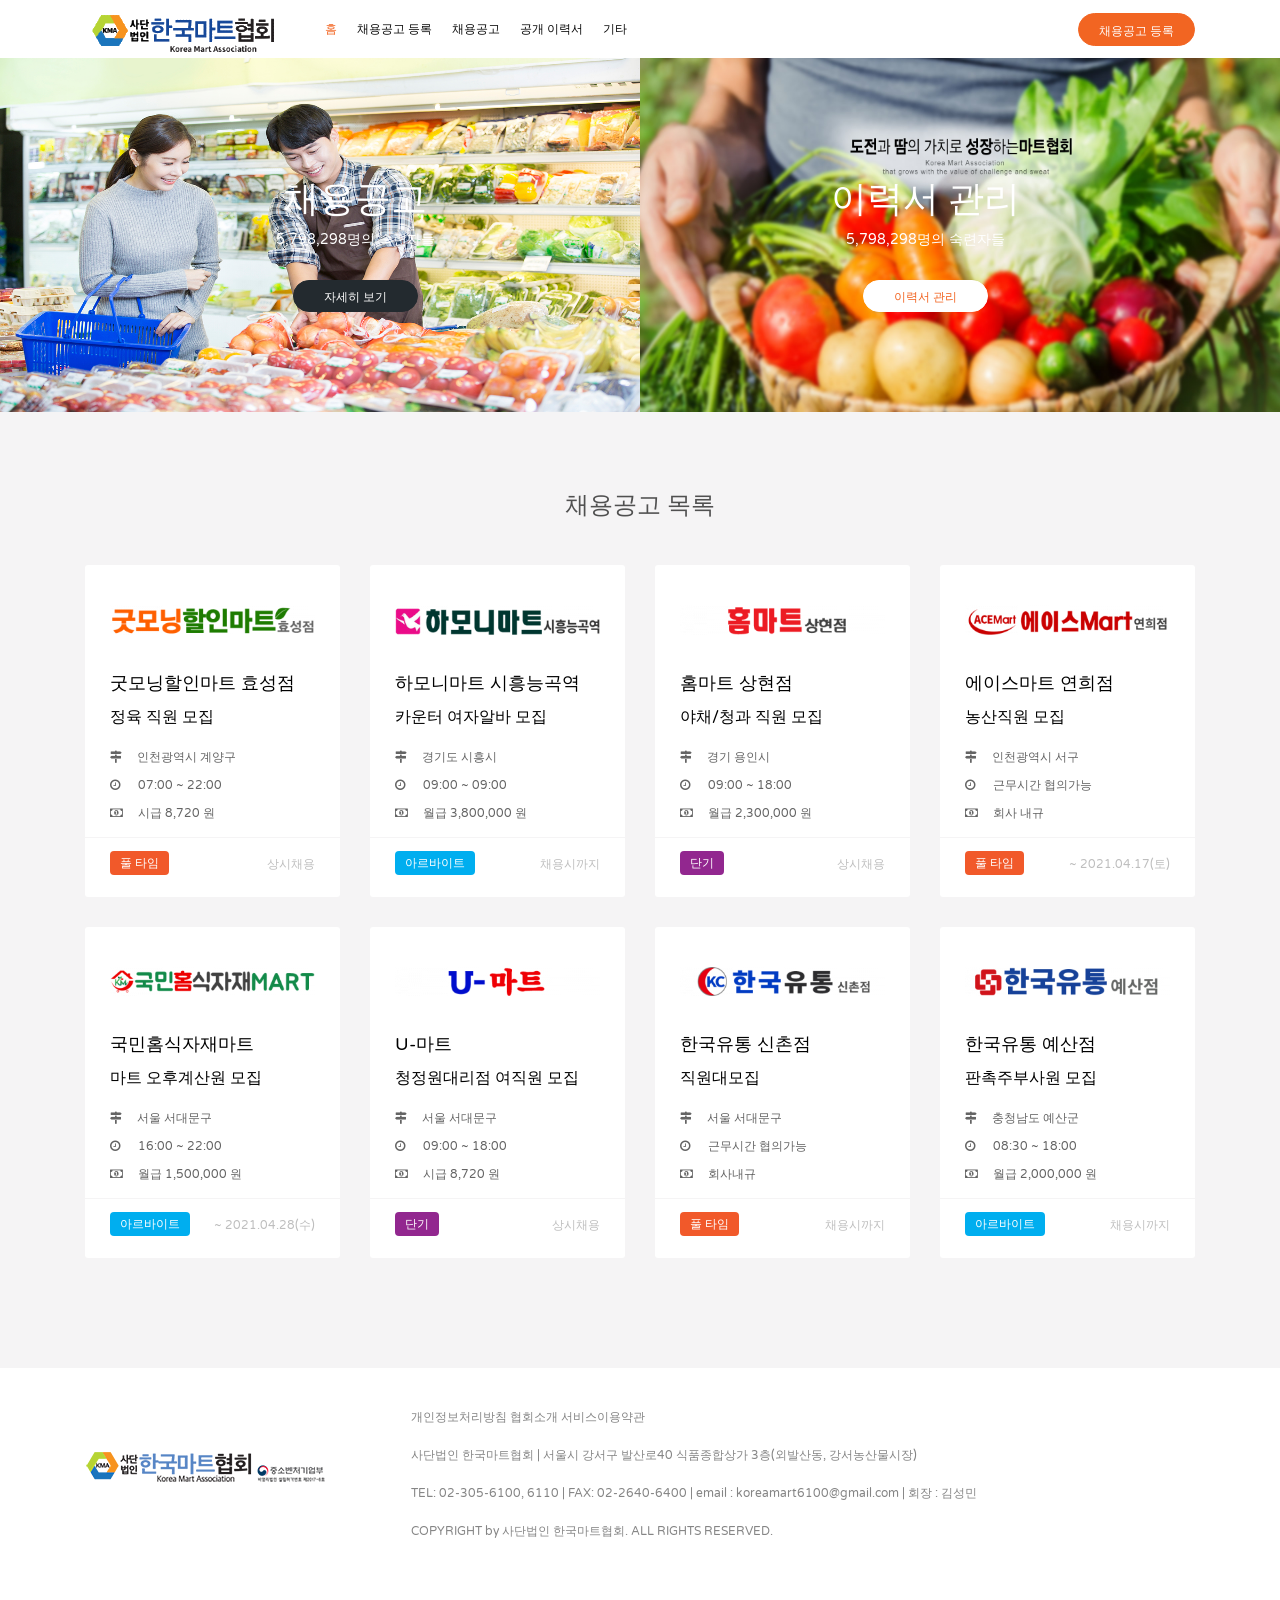
<file: index-user.html>
<!DOCTYPE html>
<html lang="en">
    <head>
        <meta charset="utf-8" />
        <meta http-equiv="X-UA-Compatible" content="IE=edge" />
        <meta name="viewport" content="width=device-width, initial-scale=1" />
        <meta name="author" content="Theme Region" />
        <meta name="description" content="" />
        <title>마트협회 구인/구직</title>

        <!-- CSS -->
        <link rel="stylesheet" href="css/bootstrap.min.css" />
        <link rel="stylesheet" href="css/font-awesome.min.css" />
        <link rel="stylesheet" href="css/jquery-te.css" />
        <link rel="stylesheet" href="css/slick.css" />
        <link rel="stylesheet" href="css/main.css" />
        <link rel="stylesheet" href="css/responsive.css" />

        <!-- font -->
        <link href="https://fonts.googleapis.com/css?family=Varela+Round" rel="stylesheet" />

        <!-- icons -->
        <link rel="icon" href="images/ico/favicon.ico" />
        <link rel="apple-touch-icon" sizes="144x144" href="images/ico/apple-touch-icon-144-precomposed.png" />
        <link rel="apple-touch-icon" sizes="114x114" href="images/ico/apple-touch-icon-114-precomposed.png" />
        <link rel="apple-touch-icon" sizes="72x72" href="images/ico/apple-touch-icon-72-precomposed.png" />
        <link rel="apple-touch-icon" sizes="57x57" href="images/ico/apple-touch-icon-57-precomposed.png" />
        <!-- icons -->

        <!-- HTML5 shim and Respond.js for IE8 support of HTML5 elements and media queries -->
        <!-- WARNING: Respond.js doesn't work if you view the page via file:// -->
        <!--[if lt IE 9]>
            <script src="https://oss.maxcdn.com/html5shiv/3.7.2/html5shiv.min.js"></script>
            <script src="https://oss.maxcdn.com/respond/1.4.2/respond.min.js"></script>
        <![endif]-->
        <!-- Template Developed By ThemeRegion -->
    </head>
    <body class="homepage-2">
        <header class="tr-header">
            <nav class="navbar navbar-expand-lg">
                <div class="container">
                    <div class="navbar-header">
                        <button class="navbar-toggler" type="button" data-toggle="collapse" data-target="#navbarNav" aria-controls="navbarNav" aria-expanded="false" aria-label="Toggle navigation">
                            <span class="navbar-toggler-icon"><i class="fa fa-align-justify"></i></span>
                        </button>
                        <a class="navbar-brand" href="index.html"><img class="img-fluid" src="images/martlogo.png" style="margin-bottom: 30px" alt="Logo" /></a>
                    </div>
                    <!-- /.navbar-header -->

                    <div class="collapse navbar-collapse" id="navbarNav">
                        <ul class="nav navbar-nav">
                            <li class="tr-dropdown active"><a href="#">홈</a>
                                <ul class="tr-dropdown-menu left tr-list fadeInUp" role="menu">
                                    <li><a href="index.html">홈페이지(비로그인)</a></li>
                                    <li class="active"><a href="index-user.html">홈(구직자 로그인)</a></li>
                                    <li><a href="index-mart.html">홈(고용주 로그인)</a></li>
                                </ul>
                            </li>
                            <li><a href="job-post.html">채용공고 등록</a></li>
                            <li><a href="listing.html">채용공고</a></li>
							<li><a href="listing_2.html">공개 이력서</a></li>
                            <!-- <li><a href="employee-profile.html">이력서 관리</a></li> -->
                            <li class="tr-dropdown">
                                <a href="#">기타</a>
                                <ul class="tr-dropdown-menu tr-list fadeInUp" role="menu">
                                    <li><a href="employee-profile.html">구직자 프로필</a></li>
                                    <li><a href="employer-profile.html">고용주 프로필</a></li>
                                    <!-- <li><a href="view-compnay.html">View Compnay</a></li>
						        <li><a href="view-resume.html">View Resume</a></li>
						        <li><a href="coming-soon.html">Coming Soon</a></li>
						        <li><a href="notification.html">Notification</a></li>
						        <li><a href="contact.html">Contact</a></li>
						        <li><a href="pricing.html">Pricing</a></li>
						        <li><a href="signup.html">Sign Up</a></li>
						        <li><a href="signin.html">Sign In</a></li>
						        <li><a href="500.html">500 Opsss</a></li>
						        <li><a href="404.html">404 Error</a></li> -->
                                </ul>
                            </li>
                        </ul>
                    </div>

                    <div class="navbar-right">
                        <!-- <div class="dropdown tr-change-dropdown">
						<i class="fa fa-globe"></i>
						<a data-toggle="dropdown" href="#" aria-expanded="false"><span class="change-text">United Kingdom</span><i class="fa fa-angle-down"></i></a>
						<ul class="dropdown-menu tr-change tr-list">
							<li><a href="#">United Kingdom</a></li>
							<li><a href="#">United States</a></li>
							<li><a href="#">China</a></li>
							<li><a href="#">Russia</a></li>
						</ul>								
					</div>/.language-dropdown	 -->
                        <!-- <ul class="sign-in tr-list">
                            <li><i class="fa fa-user"></i></li>
                            <li><a href="signin.html">로그인</a></li>
                            <li><a href="signup.html">회원가입</a></li>
                        </ul> -->
                        <!-- /.sign-in -->

                        <a href="job-post.html" class="btn btn-primary">채용공고 등록</a>
                    </div>
                    <!-- /.nav-right -->
                </div>
                <!-- /.container -->
            </nav>
            <!-- /.navbar -->
        </header>
        <!-- /.tr-header -->

        <div class="tr-users section-before bg-image">
            <div class="container text-center">
                <div class="row">
                    <div class="col-sm-6">
                        <div class="job-find">
                            <div class="icon">
                                <!-- <img src="images/others/man.png" alt="Icon" class="img-fluid" /> -->
                            </div>
                            <h1>채용공고</h1>
                            <span>5,798,298명의 숙련자들 </span>
                            <a href="listing.html" class="btn btn-primary">자세히 보기</a>
                        </div>
                    </div>
                    <div class="col-sm-6">
                        <div class="for-employers">
                            <div class="icon">
                                <!-- <img src="images/others/briefcase.png" alt="Icon" class="img-fluid" /> -->
                            </div>
                            <h1>이력서 관리</h1>
                            <span>5,798,298명의 숙련자들 </span>
                            <a href="employee-profile.html" class="btn btn-primary">이력서 관리</a>
                        </div>
                    </div>
                </div>
            </div>
            <!-- /.container -->
        </div>
        <!-- /.tr-users -->

        <div class="tr-job-posted section-padding">
            <div class="container">
                <div class="section-title">
                    <h1>채용공고 목록</h1>
                </div>
                <div class="job-tab text-center">
                    <!-- <ul class="nav nav-tabs justify-content-center" role="tablist">
					<li role="presentation" class="active"><a href="#hot-jobs" aria-controls="hot-jobs" role="tab" data-toggle="tab">Hot Jobs</a></li>
					<li role="presentation"><a href="#recent-jobs" aria-controls="recent-jobs" role="tab" data-toggle="tab">Recent Jobs</a></li>
					<li role="presentation"><a href="#popular-jobs" aria-controls="popular-jobs" role="tab" data-toggle="tab">Popular Jobs</a></li>
				</ul> -->
				<div class="tab-content text-left">
					<div role="tabpanel" class="tab-pane fade in show active" id="hot-jobs">
						<div class="row">
							<div class="col-md-6 col-lg-3">
								<div class="job-item">
									<div class="item-overlay">
										<div class="job-info">
											<a href="#" class="btn btn-primary">풀 타임</a>
											<span class="tr-title">
												<a href="job-details.html">굿모닝할인마트 효성점</a>
												<span><a href="#">정육 직원 모집</a></span>
											</span>
											<ul class="tr-list job-meta">
												<li><i class="fa fa-map-signs" aria-hidden="true"></i>인천광역시 계양구</li>
												<li><i class="fa fa-clock-o" aria-hidden="true"></i>07:00 ~ 22:00</li>
												<li><i class="fa fa-money" aria-hidden="true"></i>시급 8,720 원</li>
											</ul>
											<ul class="job-social tr-list listing-2">
												<!-- <li><a href="#"><i class="fa fa-heart-o" aria-hidden="true"></i></a></li>
											<li><a href="#"><i class="fa fa-expand" aria-hidden="true"></i></a></li>-->
											<li><a href="#"><i class="fa fa-bookmark-o" aria-hidden="true"></i></a></li>
											<li><a href="job-details.html"><i class="fa fa-long-arrow-right" aria-hidden="true"></i></a></li> 
											</ul>
										</div>
									</div>
									<div class="job-info">
										<div class="company-logo">
											<img src="images/martlogo/mr-logo-1607935677-4624.jpg" alt="images" class="img-fluid" />
										</div>
										<span class="tr-title">
											<a href="#">굿모닝할인마트 효성점</a>
											<span><a href="#">정육 직원 모집</a></span>
										</span>
										<ul class="tr-list job-meta">
											<li><i class="fa fa-map-signs" aria-hidden="true"></i>인천광역시 계양구</li>
											<li><i class="fa fa-clock-o" aria-hidden="true"></i>07:00 ~ 22:00</li>
											<li><i class="fa fa-money" aria-hidden="true"></i>시급 8,720 원</li>
										</ul>
										<div class="time">
											<a href="#"><span>풀 타임</span></a>
											<span class="pull-right">상시채용</span>
										</div>
									</div>
								</div>
							</div>
							<div class="col-md-6 col-lg-3">
								<div class="job-item">
									<div class="item-overlay">
										<div class="job-info">
											<a href="#" class="btn btn-primary">아르바이트</a>
											<span class="tr-title">
												<a href="job-details.html">하모니마트 시흥능곡역</a>
												<span><a href="#">카운터 여자알바 모집</a></span>
											</span>
											<ul class="tr-list job-meta">
												<li><i class="fa fa-map-signs" aria-hidden="true"></i>경기도 시흥시</li>
												<li><i class="fa fa-clock-o" aria-hidden="true"></i>09:00 ~ 09:00</li>
												<li><i class="fa fa-money" aria-hidden="true"></i>월급 3,800,000 원</li>
											</ul>
											<ul class="job-social tr-list listing-2">
												<!-- <li><a href="#"><i class="fa fa-heart-o" aria-hidden="true"></i></a></li>
											<li><a href="#"><i class="fa fa-expand" aria-hidden="true"></i></a></li>-->
											<li><a href="#"><i class="fa fa-bookmark-o" aria-hidden="true"></i></a></li>
											<li><a href="job-details.html"><i class="fa fa-long-arrow-right" aria-hidden="true"></i></a></li> 
											</ul>
										</div>
									</div>
									<div class="job-info">
										<div class="company-logo">
											<img src="images/martlogo/mr-logo-1614225895-1911.jpg" alt="images" class="img-fluid" />
										</div>
										<span class="tr-title">
											<a href="#">하모니마트 시흥능곡역</a>
											<span><a href="#">카운터 여자알바 모집</a></span>
										</span>
										<ul class="tr-list job-meta">
											<li><i class="fa fa-map-signs" aria-hidden="true"></i>경기도 시흥시</li>
											<li><i class="fa fa-clock-o" aria-hidden="true"></i>09:00 ~ 09:00</li>
											<li><i class="fa fa-money" aria-hidden="true"></i>월급 3,800,000 원</li>
										</ul>
										<div class="time">
											<a href="#"><span class="part-time">아르바이트</span></a>
											<span class="pull-right">채용시까지</span>
										</div>
									</div>
								</div>
							</div>
							<div class="col-md-6 col-lg-3">
								<div class="job-item">
									<div class="item-overlay">
										<div class="job-info">
											<a href="#" class="btn btn-primary">단기</a>
											<span class="tr-title">
												<a href="job-details.html">홈마트 상현점</a>
												<span><a href="#">야채/청과 직원 모집</a></span>
											</span>
											<ul class="tr-list job-meta">
												<li><i class="fa fa-map-signs" aria-hidden="true"></i>경기 용인시</li>
												<li><i class="fa fa-clock-o" aria-hidden="true"></i>09:00 ~ 18:00</li>
												<li><i class="fa fa-money" aria-hidden="true"></i>월급 2,300,000 원</li>
											</ul>
											<ul class="job-social tr-list listing-2">
												<!-- <li><a href="#"><i class="fa fa-heart-o" aria-hidden="true"></i></a></li>
											<li><a href="#"><i class="fa fa-expand" aria-hidden="true"></i></a></li>-->
											<li><a href="#"><i class="fa fa-bookmark-o" aria-hidden="true"></i></a></li>
											<li><a href="job-details.html"><i class="fa fa-long-arrow-right" aria-hidden="true"></i></a></li> 
											</ul>
										</div>
									</div>
									<div class="job-info">
										<div class="company-logo">
											<img src="images/martlogo/mr-logo-1614934255-5373.jpg" alt="images" class="img-fluid" />
										</div>
										<span class="tr-title">
											<a href="#">홈마트 상현점</a>
											<span><a href="#">야채/청과 직원 모집</a></span>
										</span>
										<ul class="tr-list job-meta">
											<li><i class="fa fa-map-signs" aria-hidden="true"></i>경기 용인시</li>
											<li><i class="fa fa-clock-o" aria-hidden="true"></i>09:00 ~ 18:00</li>
											<li><i class="fa fa-money" aria-hidden="true"></i>월급 2,300,000 원</li>
										</ul>
										<div class="time">
											<a href="#"><span class="freelance">단기</span></a>
											<span class="pull-right">상시채용</span>
										</div>
									</div>
								</div>
							</div>
							<div class="col-md-6 col-lg-3">
								<div class="job-item">
									<div class="item-overlay">
										<div class="job-info">
											<a href="#" class="btn btn-primary">풀 타임</a>
											<span class="tr-title">
												<a href="job-details.html">에이스마트 연희점</a>
												<span><a href="#">농산직원 모집</a></span>
											</span>
											<ul class="tr-list job-meta">
												<li><i class="fa fa-map-signs" aria-hidden="true"></i>인천광역시 서구</li>
												<li><i class="fa fa-clock-o" aria-hidden="true"></i>근무시간 협의가능</li>
												<li><i class="fa fa-money" aria-hidden="true"></i>회사 내규</li>
											</ul>
											<ul class="job-social tr-list listing-2">
												<!-- <li><a href="#"><i class="fa fa-heart-o" aria-hidden="true"></i></a></li>
											<li><a href="#"><i class="fa fa-expand" aria-hidden="true"></i></a></li>-->
											<li><a href="#"><i class="fa fa-bookmark-o" aria-hidden="true"></i></a></li>
											<li><a href="job-details.html"><i class="fa fa-long-arrow-right" aria-hidden="true"></i></a></li> 
											</ul>
										</div>
									</div>
									<div class="job-info">
										<div class="company-logo">
											<img src="images/martlogo/mr-logo-1615255502-9157.jpg" alt="images" class="img-fluid" />
										</div>
										<span class="tr-title">
											<a href="#">에이스마트 연희점</a>
											<span><a href="#">농산직원 모집</a></span>
										</span>
										<ul class="tr-list job-meta">
											<li><i class="fa fa-map-signs" aria-hidden="true"></i>인천광역시 서구</li>
											<li><i class="fa fa-clock-o" aria-hidden="true"></i>근무시간 협의가능</li>
											<li><i class="fa fa-money" aria-hidden="true"></i>회사 내규</li>
										</ul>
										<div class="time">
											<a href="#"><span>풀 타임</span></a>
											<span class="pull-right">~ 2021.04.17(토)</span>
										</div>
									</div>
								</div>
							</div>
							<div class="col-md-6 col-lg-3">
								<div class="job-item">
									<div class="item-overlay">
										<div class="job-info">
											<a href="#" class="btn btn-primary">아르바이트</a>
											<span class="tr-title">
												<a href="job-details.html">국민홈식자재마트</a>
												<span><a href="#">마트 오후계산원 모집</a></span>
											</span>
											<ul class="tr-list job-meta">
												<li><i class="fa fa-map-signs" aria-hidden="true"></i>경기도 고양시</li>
												<li><i class="fa fa-clock-o" aria-hidden="true"></i>16:00 ~ 22:00</li>
												<li><i class="fa fa-money" aria-hidden="true"></i>월급 1,500,000 원</li>
											</ul>
											<ul class="job-social tr-list listing-2">
												<!-- <li><a href="#"><i class="fa fa-heart-o" aria-hidden="true"></i></a></li>
											<li><a href="#"><i class="fa fa-expand" aria-hidden="true"></i></a></li>-->
											<li><a href="#"><i class="fa fa-bookmark-o" aria-hidden="true"></i></a></li>
											<li><a href="job-details.html"><i class="fa fa-long-arrow-right" aria-hidden="true"></i></a></li> 
											</ul>
										</div>
									</div>
									<div class="job-info">
										<div class="company-logo">
											<img src="images/martlogo/mr-logo-1615795434-5412.jpg" alt="images" class="img-fluid" />
										</div>
										<span class="tr-title">
											<a href="#">국민홈식자재마트</a>
											<span><a href="#">마트 오후계산원 모집</a></span>
										</span>
										<ul class="tr-list job-meta">
											<li><i class="fa fa-map-signs" aria-hidden="true"></i>서울 서대문구</li>
											<li><i class="fa fa-clock-o" aria-hidden="true"></i>16:00 ~ 22:00</li>
											<li><i class="fa fa-money" aria-hidden="true"></i>월급 1,500,000 원</li>
										</ul>
										<div class="time">
											<a href="#"><span class="part-time">아르바이트</span></a>
											<span class="pull-right">~ 2021.04.28(수)</span>
										</div>
									</div>
								</div>
							</div>
							<div class="col-md-6 col-lg-3">
								<div class="job-item">
									<div class="item-overlay">
										<div class="job-info">
											<a href="#" class="btn btn-primary">단기</a>
											<span class="tr-title">
												<a href="job-details.html">U-마트</a>
												<span><a href="#">청정원대리점 여직원 모집</a></span>
											</span>
											<ul class="tr-list job-meta">
												<li><i class="fa fa-map-signs" aria-hidden="true"></i>서울 서대문구</li>
												<li><i class="fa fa-clock-o" aria-hidden="true"></i>09:00 ~ 18:00</li>
												<li><i class="fa fa-money" aria-hidden="true"></i>시급 8,720 원</li>
											</ul>
											<ul class="job-social tr-list listing-2">
												<!-- <li><a href="#"><i class="fa fa-heart-o" aria-hidden="true"></i></a></li> test
											<li><a href="#"><i class="fa fa-expand" aria-hidden="true"></i></a></li>-->
											<li><a href="#"><i class="fa fa-bookmark-o" aria-hidden="true"></i></a></li>
											<li><a href="job-details.html"><i class="fa fa-long-arrow-right" aria-hidden="true"></i></a></li> 
											</ul>
										</div>
									</div>
									<div class="job-info">
										<div class="company-logo">
											<img src="images/martlogo/mr-logo-1616660364-9656.jpg" alt="images" class="img-fluid" />
										</div>
										<span class="tr-title">
											<a href="#">U-마트</a>
											<span><a href="#">청정원대리점 여직원 모집</a></span>
										</span>
										<ul class="tr-list job-meta">
											<li><i class="fa fa-map-signs" aria-hidden="true"></i>서울 서대문구</li>
											<li><i class="fa fa-clock-o" aria-hidden="true"></i>09:00 ~ 18:00</li>
											<li><i class="fa fa-money" aria-hidden="true"></i>시급 8,720 원</li>
										</ul>
										<div class="time">
											<a href="#"><span class="freelance">단기</span></a>
											<span class="pull-right">상시채용</span>
										</div>
									</div>
								</div>
							</div>
							<div class="col-md-6 col-lg-3">
								<div class="job-item">
									<div class="item-overlay">
										<div class="job-info">
											<a href="#" class="btn btn-primary">풀 타임</a>
											<span class="tr-title">
												<a href="job-details.html">한국유통 신촌점</a>
												<span><a href="#">직원대모집</a></span>
											</span>
											<ul class="tr-list job-meta">
												<li><i class="fa fa-map-signs" aria-hidden="true"></i>서울 서대문구</li>
												<li><i class="fa fa-clock-o" aria-hidden="true"></i>근무시간 협의가능</li>
												<li><i class="fa fa-money" aria-hidden="true"></i>회사내규</li>
											</ul>
											<ul class="job-social tr-list listing-2">
												<!-- <li><a href="#"><i class="fa fa-heart-o" aria-hidden="true"></i></a></li>
											<li><a href="#"><i class="fa fa-expand" aria-hidden="true"></i></a></li>-->
											<li><a href="#"><i class="fa fa-bookmark-o" aria-hidden="true"></i></a></li>
											<li><a href="job-details.html"><i class="fa fa-long-arrow-right" aria-hidden="true"></i></a></li> 
											</ul>
										</div>
									</div>
									<div class="job-info">
										<div class="company-logo">
											<img src="images/martlogo/mr-logo-1616991100-4198.jpg" alt="images" class="img-fluid" />
										</div>
										<span class="tr-title">
											<a href="#">한국유통 신촌점</a>
											<span><a href="#">직원대모집</a></span>
										</span>
										<ul class="tr-list job-meta">
											<li><i class="fa fa-map-signs" aria-hidden="true"></i>서울 서대문구</li>
											<li><i class="fa fa-clock-o" aria-hidden="true"></i>근무시간 협의가능</li>
											<li><i class="fa fa-money" aria-hidden="true"></i>회사내규</li>
										</ul>
										<div class="time">
											<a href="#"><span>풀 타임</span></a>
											<span class="pull-right">채용시까지</span>
										</div>
									</div>
								</div>
							</div>
							<div class="col-md-6 col-lg-3">
								<div class="job-item">
									<div class="item-overlay">
										<div class="job-info">
											<a href="#"><span class="btn btn-primary">아르바이트</span></a>
											<span class="tr-title">
												<a href="job-details.html">한국유통 예산점</a>
												<span><a href="#">판촉주부사원 모집</a></span>
											</span>
											<ul class="tr-list job-meta">
												<li><i class="fa fa-map-signs" aria-hidden="true"></i>충청남도 예산군</li>
												<li><i class="fa fa-clock-o" aria-hidden="true"></i>08:30 ~ 18:00</li>
												<li><i class="fa fa-money" aria-hidden="true"></i>월급 2,000,000 원</li>
											</ul>
											<ul class="job-social tr-list listing-2">
												<!-- <li><a href="#"><i class="fa fa-heart-o" aria-hidden="true"></i></a></li>
											<li><a href="#"><i class="fa fa-expand" aria-hidden="true"></i></a></li>-->
											<li><a href="#"><i class="fa fa-bookmark-o" aria-hidden="true"></i></a></li>
											<li><a href="job-details.html"><i class="fa fa-long-arrow-right" aria-hidden="true"></i></a></li> 
											</ul>
										</div>
									</div>
									<div class="job-info">
										<div class="company-logo">
											<img src="images/martlogo/mr-logo-1616991279-4963.jpg" alt="images" class="img-fluid" />
										</div>
										<span class="tr-title">
											<a href="#">한국유통 예산점</a>
											<span><a href="#">판촉주부사원 모집</a></span>
										</span>
										<ul class="tr-list job-meta">
											<li><i class="fa fa-map-signs" aria-hidden="true"></i>충청남도 예산군</li>
											<li><i class="fa fa-clock-o" aria-hidden="true"></i>08:30 ~ 18:00</li>
											<li><i class="fa fa-money" aria-hidden="true"></i>월급 2,000,000 원</li>
										</ul>
										<div class="time">
											<a href="#"><span class="part-time">아르바이트</span></a>
											<span class="pull-right">채용시까지</span>
										</div>
									</div>
								</div>
							</div>
						</div>
						<!-- /.row -->
					</div>
					<!-- /.tab-pane -->
				</div>
                </div>
                <!-- /.job-tab -->
            </div>
            <!-- /.container -->
        </div>
        <!-- /.tr-job-posted -->
		<div class="footer">
			<div class="footer-top" style="padding: 40px 0;">
				<div class="container">
					<div class="row">
						<div class="col-sm-3 center-block" >
							<img src="images/others/ft_logo.png" style="padding-top: 15%;">
						</div><!-- /.col-sm-3 -->
						<div class="col-sm-9">
							<div class="footer-widget">
								<ul class="tr-list" style="font-size: 12px; padding-left: 5%;">
									<li>개인정보처리방침     협회소개     서비스이용약관</li>
									<li>사단법인 한국마트협회 | 서울시 강서구 발산로40 식품종합상가 3층(외발산동, 강서농산물시장) </li>
									<li>TEL: 02-305-6100, 6110 | FAX: 02-2640-6400 | email : koreamart6100@gmail.com | 회장 : 김성민</li>
									<li>COPYRIGHT by 사단법인 한국마트협회. ALL RIGHTS RESERVED.</li></ul>
							</div>
						</div>
					</div><!-- /.row -->
				</div><!-- /.container -->
			</div><!-- /.footer-top -->
		</div><!-- /.footer -->
        <!-- JS -->
        <script src="js/jquery.min.js"></script>
        <script src="js/popper.min.js"></script>
        <script src="js/bootstrap.min.js"></script>
        <script src="js/inview.min.js"></script>
        <script src="js/counterup.min.js"></script>
        <script src="js/waypoints.min.js"></script>
        <script src="js/slick.min.js"></script>
        <script src="js/jquery-te.min.js"></script>
        <script src="https://maps.google.com/maps/api/js?sensor=true"></script>
        <script src="js/gmaps.min.js"></script>
        <script src="js/main.js"></script>
    </body>
</html>
</file>
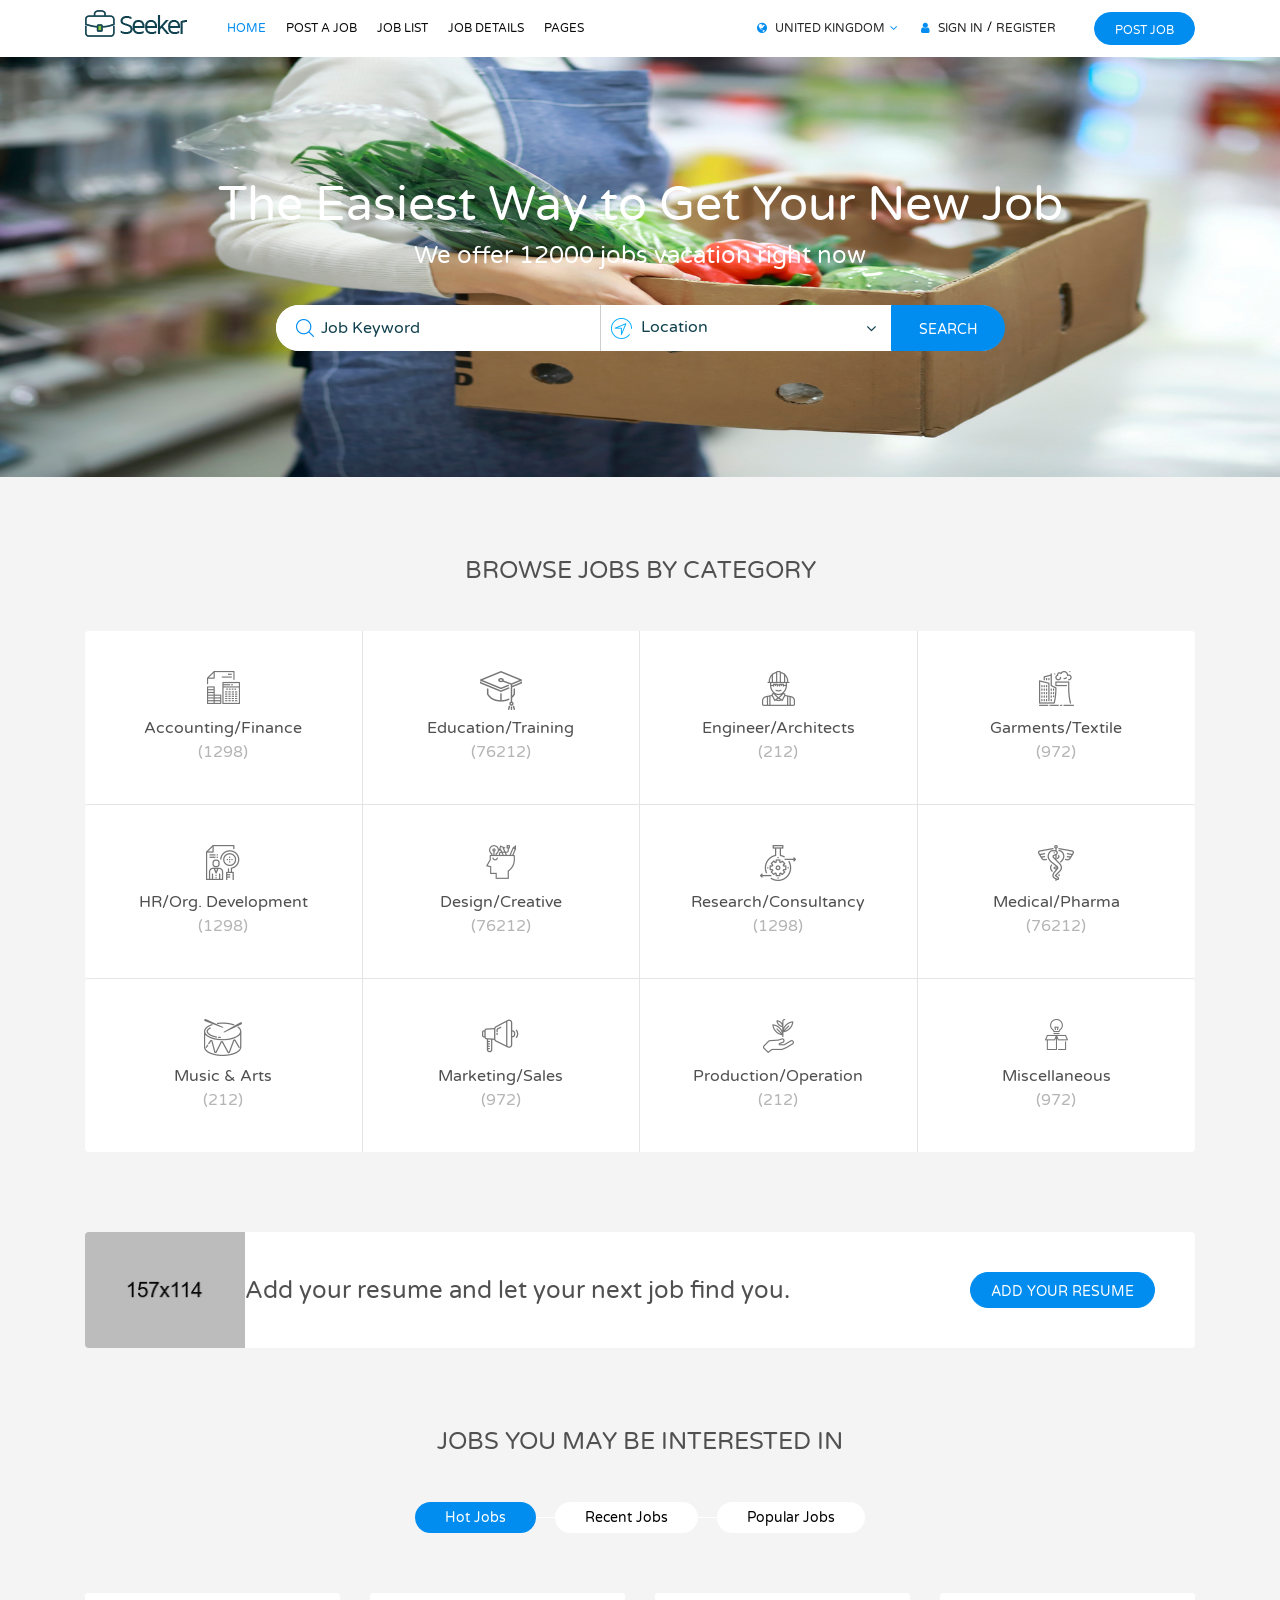
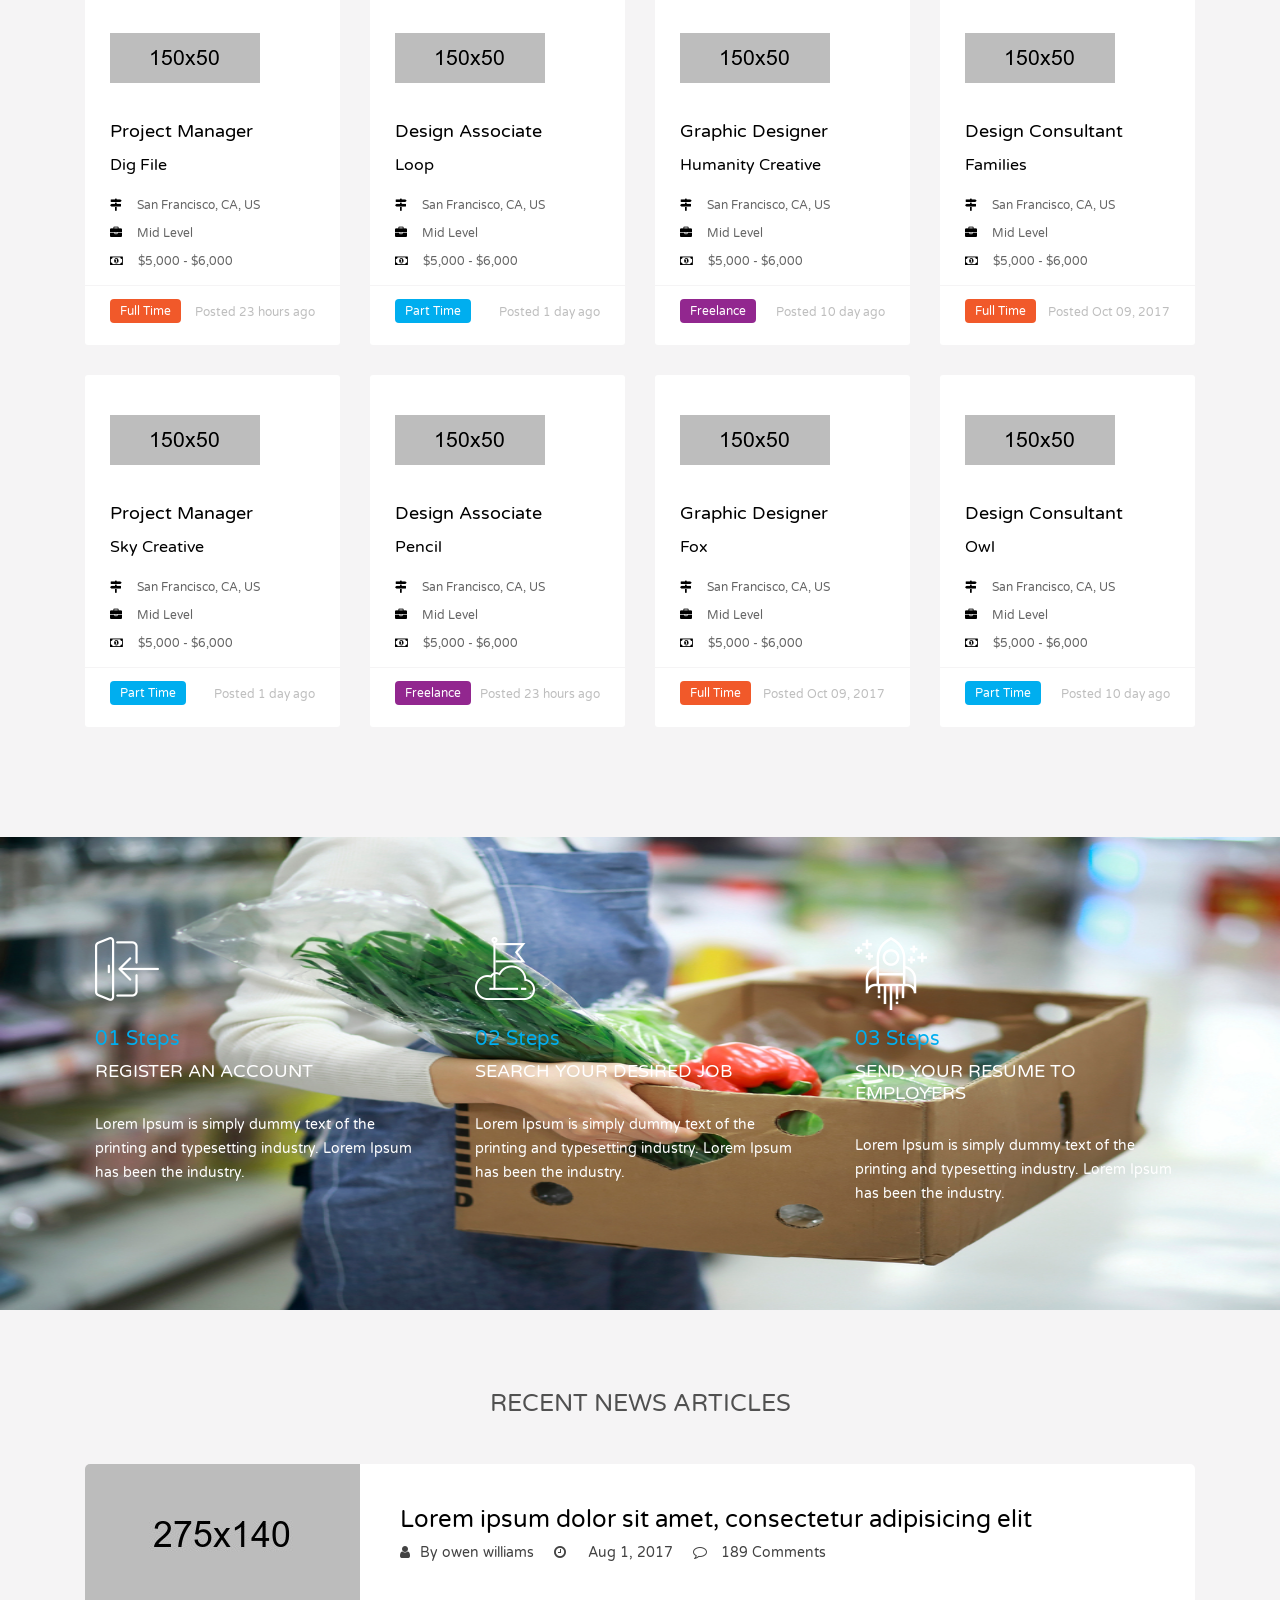
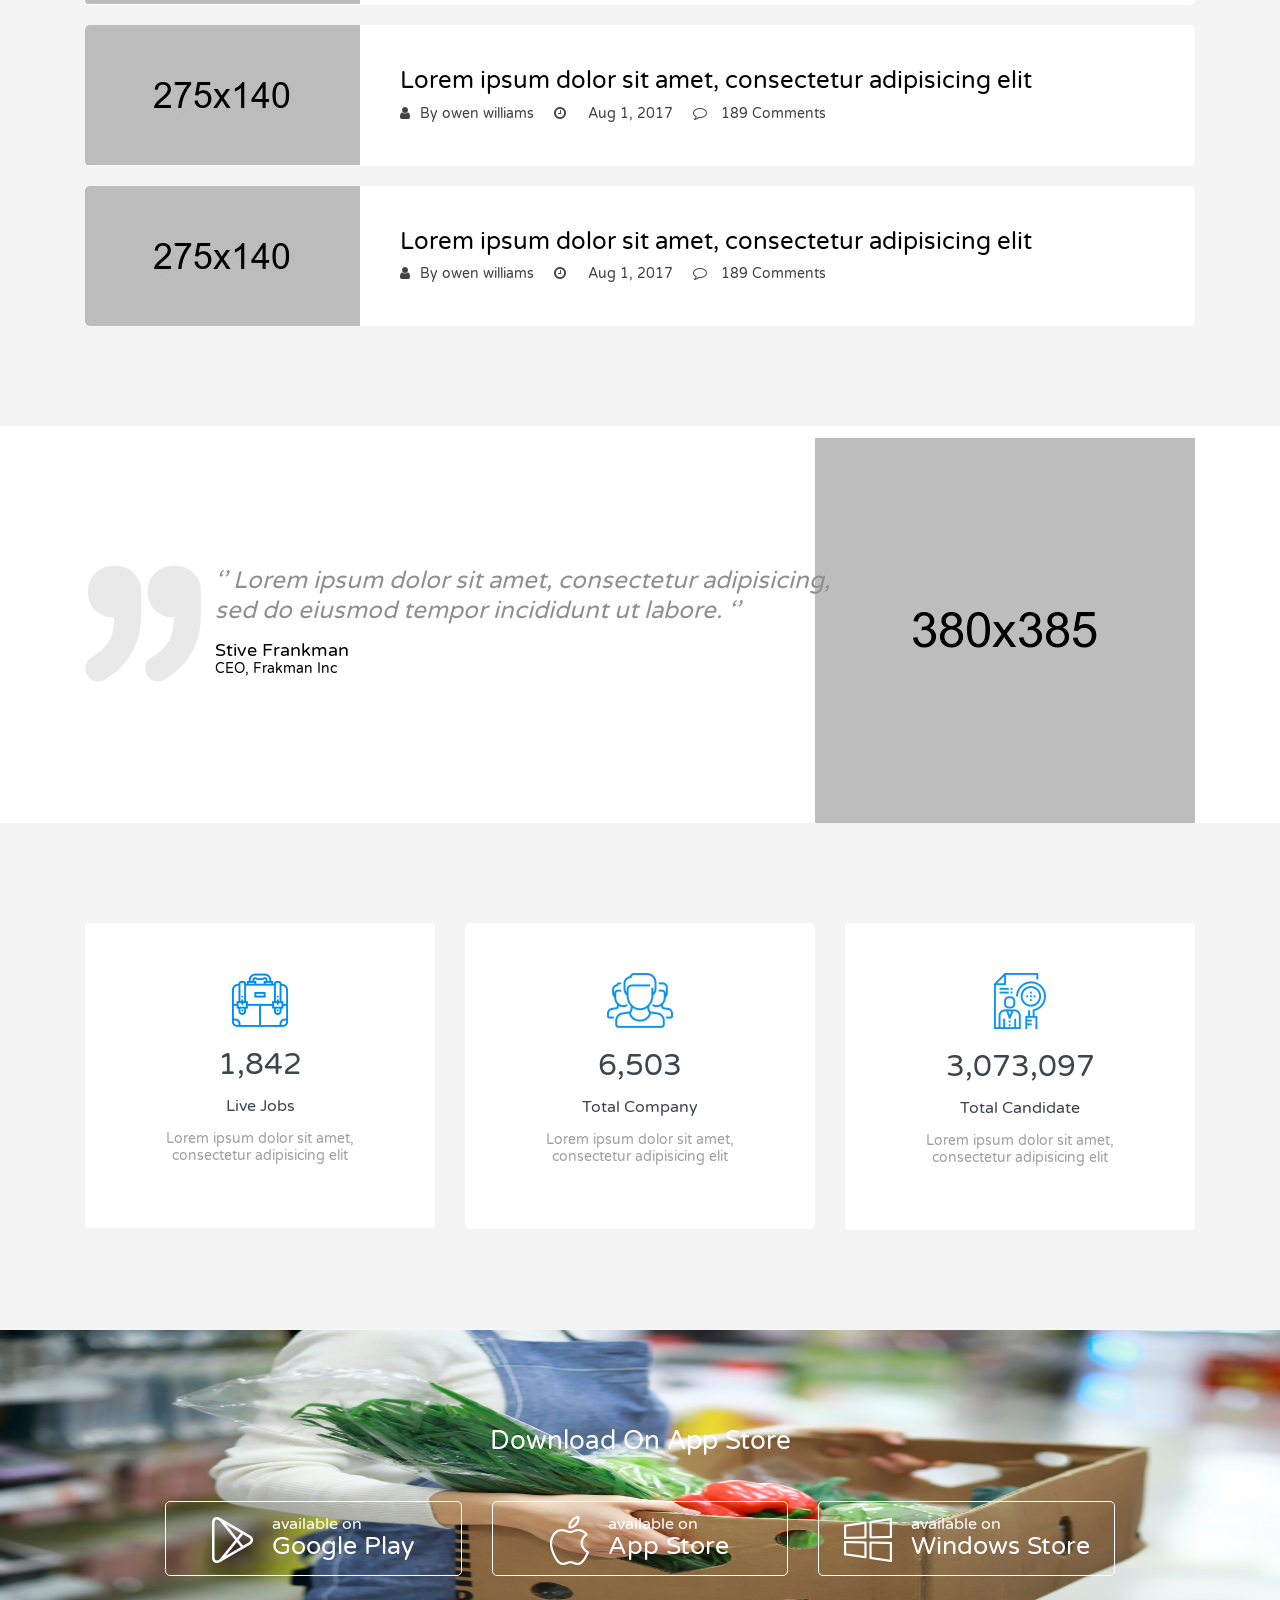
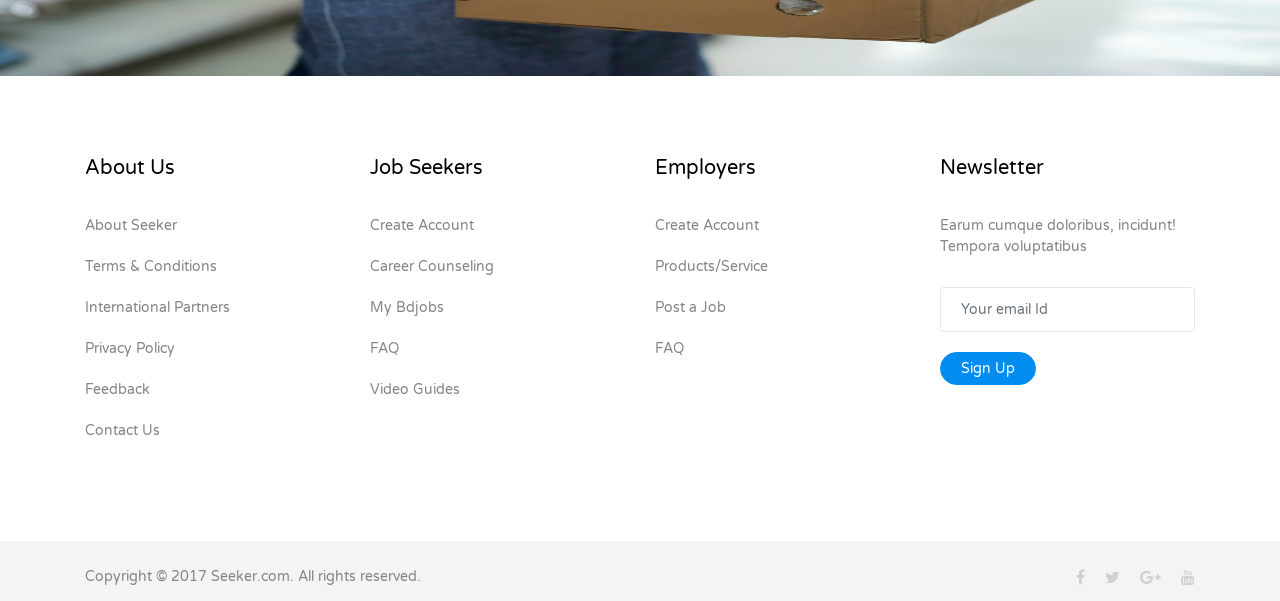
<file: index_back.html>
<!DOCTYPE html>
<html lang="en">
  <head>
    <meta charset="utf-8">
    <meta http-equiv="X-UA-Compatible" content="IE=edge">
    <meta name="viewport" content="width=device-width, initial-scale=1">
    <meta name="author" content="Theme Region">
   	<meta name="description" content="">

    <title>Seeker | Job Portal HTML Template</title>

   	<!-- CSS -->
    <link rel="stylesheet" href="css/bootstrap.min.css" >
    <link rel="stylesheet" href="css/font-awesome.min.css"> 
    <link rel="stylesheet" href="css/jquery-te.css"> 
    <link rel="stylesheet" href="css/slick.css">  
    <link rel="stylesheet" href="css/main.css">
    <link rel="stylesheet" href="css/responsive.css">
	
	<!-- font -->
	<link href="https://fonts.googleapis.com/css?family=Varela+Round" rel="stylesheet">


	<!-- icons -->
	<link rel="icon" href="images/ico/favicon.ico">	
    <link rel="apple-touch-icon" sizes="144x144" href="images/ico/apple-touch-icon-144-precomposed.png">
    <link rel="apple-touch-icon" sizes="114x114" href="images/ico/apple-touch-icon-114-precomposed.png">
    <link rel="apple-touch-icon" sizes="72x72" href="images/ico/apple-touch-icon-72-precomposed.png">
    <link rel="apple-touch-icon" sizes="57x57" href="images/ico/apple-touch-icon-57-precomposed.png">
    <!-- icons -->

    <!-- HTML5 shim and Respond.js for IE8 support of HTML5 elements and media queries -->
    <!-- WARNING: Respond.js doesn't work if you view the page via file:// -->
    <!--[if lt IE 9]>
      <script src="https://oss.maxcdn.com/html5shiv/3.7.2/html5shiv.min.js"></script>
      <script src="https://oss.maxcdn.com/respond/1.4.2/respond.min.js"></script>
    <![endif]-->
    <!-- Template Developed By ThemeRegion -->
  </head>
  <body>
	<header class="tr-header">
		<nav class="navbar navbar-expand-lg">
			<div class="container">
				<div class="navbar-header">
					<button class="navbar-toggler" type="button" data-toggle="collapse" data-target="#navbarNav" aria-controls="navbarNav" aria-expanded="false" aria-label="Toggle navigation">
                        <span class="navbar-toggler-icon"><i class="fa fa-align-justify"></i></span>
                    </button>
					<a class="navbar-brand" href="index.html"><img class="img-fluid" src="images/logo.png" alt="Logo"></a>
				</div>
				<!-- /.navbar-header -->
				
				<div class="collapse navbar-collapse" id="navbarNav">
					<ul class="nav navbar-nav">
						<li class="tr-dropdown active"><a href="#">Home</a>
							<ul class="tr-dropdown-menu left tr-list fadeInUp" role="menu">
						        <li class="active"><a href="index.html">Home Page V-1</a></li>
						        <li><a href="index1.html">Home Page V-2</a></li>
							</ul>
						</li>
						<li><a href="job-post.html">Post A Job</a></li>
						<li><a href="listing.html">Job List</a></li>
						<li><a href="job-details.html">Job Details</a></li>
						<li class="tr-dropdown"><a href="#">Pages</a>
							<ul class="tr-dropdown-menu tr-list fadeInUp" role="menu">
						        <li><a href="employee-profile.html">Employee Profile</a></li>
						        <li><a href="employer-profile.html">Employer Profile</a></li>
						        <li><a href="view-compnay.html">View Compnay</a></li>
						        <li><a href="view-resume.html">View Resume</a></li>
						        <li><a href="coming-soon.html">Coming Soon</a></li>
						        <li><a href="notification.html">Notification</a></li>
						        <li><a href="contact.html">Contact</a></li>
						        <li><a href="pricing.html">Pricing</a></li>
						        <li><a href="signup.html">Sign Up</a></li>
						        <li><a href="signin.html">Sign In</a></li>
						        <li><a href="500.html">500 Opsss</a></li>
						        <li><a href="404.html">404 Error</a></li>
							</ul>
						</li>
					</ul>
				</div>

				<div class="navbar-right">			
					<div class="dropdown tr-change-dropdown">
						<i class="fa fa-globe"></i>
						<a data-toggle="dropdown" href="#" aria-expanded="false"><span class="change-text">United Kingdom</span><i class="fa fa-angle-down"></i></a>
						<ul class="dropdown-menu tr-change tr-list">
							<li><a href="#">United Kingdom</a></li>
							<li><a href="#">United States</a></li>
							<li><a href="#">China</a></li>
							<li><a href="#">Russia</a></li>
						</ul>								
					</div><!-- /.language-dropdown -->					
					<ul class="sign-in tr-list">
						<li><i class="fa fa-user"></i></li>
						<li><a href="signin.html">Sign In </a></li>
						<li><a href="signup.html">Register</a></li>
					</ul><!-- /.sign-in -->					

					<a href="job-post.html" class="btn btn-primary">Post Job</a>
				</div><!-- /.nav-right -->
			</div><!-- /.container -->
		</nav><!-- /.navbar -->
	</header><!-- /.tr-header -->

	<div class="tr-banner section-before bg-image">
		<div class="container">
			<div class="banner-content text-center">
				<h1>The Easiest Way to Get Your New Job</h1>
				<h2>We offer 12000 jobs vacation right now</h2>
				<div class="banner-form">
					<form action="#">
						<input type="text" class="form-control" placeholder="Job Keyword">
						<div class="dropdown tr-change-dropdown">
							<a data-toggle="dropdown" href="#" aria-expanded="false"><span class="change-text">Location</span><i class="fa fa-angle-down"></i></a>
							<ul class="dropdown-menu tr-change">
								<li><a href="#">Location</a></li>
								<li><a href="#">Location 1</a></li>
								<li><a href="#">Location 2</a></li>
								<li><a href="#">Location 3</a></li>
							</ul>								
						</div><!-- /.category-change -->
						<button type="submit" class="btn btn-primary" value="Search">Search</button>
					</form>
				</div><!-- /.banner-form -->				
			</div><!--/. banner-content -->
		</div><!-- /.container -->
	</div><!-- /.tr-banner -->

	<div class="tr-category section-padding">
		<div class="container">
			<div class="section-title">
				<h1>Browse Jobs By Category</h1>
			</div>
			<ul class="category-list tr-list">
				<li>
					<a href="#">
						<span class="icon">
							<img src="images/icons/category1.png" alt="Icon" class="img-fluid">
						</span>
						<span class="category-title">Accounting/Finance</span>
						<span class="category-quantity">(1298)</span>
					</a>
				</li>
				<li>
					<a href="#">
						<span class="icon">
							<img src="images/icons/category2.png" alt="Icon" class="img-fluid">
						</span>
						<span class="category-title">Education/Training</span>
						<span class="category-quantity">(76212)</span>
					</a>
				</li>
				<li>
					<a href="#">
						<span class="icon">
							<img src="images/icons/category3.png" alt="Icon" class="img-fluid">
						</span>
						<span class="category-title">Engineer/Architects</span>
						<span class="category-quantity">(212)</span>
					</a>
				</li>
				<li>
					<a href="#">
						<span class="icon">
							<img src="images/icons/category4.png" alt="Icon" class="img-fluid">
						</span>
						<span class="category-title">Garments/Textile</span>
						<span class="category-quantity">(972)</span>
					</a>
				</li>
			</ul>
			<ul class="category-list tr-list">
				<li>
					<a href="#">
						<span class="icon">
							<img src="images/icons/category5.png" alt="Icon" class="img-fluid">
						</span>
						<span class="category-title">HR/Org. Development</span>
						<span class="category-quantity">(1298)</span>
					</a>
				</li>
				<li>
					<a href="#">
						<span class="icon">
							<img src="images/icons/category6.png" alt="Icon" class="img-fluid">
						</span>
						<span class="category-title">Design/Creative</span>
						<span class="category-quantity">(76212)</span>
					</a>
				</li>
				<li>
					<a href="#">
						<span class="icon">
							<img src="images/icons/category7.png" alt="Icon" class="img-fluid">
						</span>
						<span class="category-title">Research/Consultancy</span>
						<span class="category-quantity">(1298)</span>
					</a>
				</li>
				<li>
					<a href="#">
						<span class="icon">
							<img src="images/icons/category8.png" alt="Icon" class="img-fluid">
						</span>
						<span class="category-title">Medical/Pharma</span>
						<span class="category-quantity">(76212)</span>
					</a>
				</li>
			</ul>
			<ul class="category-list category-list-bottom tr-list">
				<li>
					<a href="#">
						<span class="icon">
							<img src="images/icons/category9.png" alt="Icon" class="img-fluid">
						</span>
						<span class="category-title">Music & Arts</span>
						<span class="category-quantity">(212)</span>
					</a>
				</li>
				<li>
					<a href="#">
						<span class="icon">
							<img src="images/icons/category10.png" alt="Icon" class="img-fluid">
						</span>
						<span class="category-title">Marketing/Sales</span>
						<span class="category-quantity">(972)</span>
					</a>
				</li>
				<li>
					<a href="#">
						<span class="icon">
							<img src="images/icons/category11.png" alt="Icon" class="img-fluid">
						</span>
						<span class="category-title">Production/Operation</span>
						<span class="category-quantity">(212)</span>
					</a>
				</li>
				<li>
					<a href="#">
						<span class="icon">
							<img src="images/icons/category12.png" alt="Icon" class="img-fluid">
						</span>
						<span class="category-title">Miscellaneous</span>
						<span class="category-quantity">(972)</span>
					</a>
				</li>
			</ul>
		</div><!-- /.container -->
	</div><!-- /.tr-category -->

	<div class="tr-cta">
		<div class="container">
			<div class="cta-content section">
				<div class="cta-info">
					<div class="pull-left">
						<h1>Add your resume and let your next job find you.</h1>
					</div>
					<a href="#" class="btn btn-primary pull-right">Add Your Resume</a>
				</div>
			</div><!-- /.cta-content -->
		</div><!-- /.container -->
	</div><!-- /.tr-cta -->

	<div class="tr-job-posted section-padding">
		<div class="container">
			<div class="section-title">
				<h1>Jobs you may be interested in</h1>
			</div>
			<div class="job-tab text-center">
				<ul class="nav nav-tabs justify-content-center" role="tablist">
					<li role="presentation" class="active">
						<a class="active" href="#hot-jobs" aria-controls="hot-jobs" role="tab" data-toggle="tab">Hot Jobs</a>
					</li>
					<li role="presentation"><a href="#recent-jobs" aria-controls="recent-jobs" role="tab" data-toggle="tab">Recent Jobs</a></li>
					<li role="presentation"><a href="#popular-jobs" aria-controls="popular-jobs" role="tab" data-toggle="tab">Popular Jobs</a></li>
				</ul>
				<div class="tab-content text-left">
					<div role="tabpanel" class="tab-pane fade show active" id="hot-jobs">
						<div class="row">
							<div class="col-md-6 col-lg-3">
								<div class="job-item">
									<div class="item-overlay">
										<div class="job-info">
											<a href="#" class="btn btn-primary">Full Time</a>
											<span class="tr-title">
												<a href="job-details.html">Project Manager</a>
												<span><a href="#">Dig File</a></span>
											</span>
											<ul class="tr-list job-meta">
												<li><i class="fa fa-map-signs" aria-hidden="true"></i>San Francisco, CA, US</li>
												<li><i class="fa fa-briefcase" aria-hidden="true"></i>Mid Level</li>
												<li><i class="fa fa-money" aria-hidden="true"></i>$5,000 - $6,000</li>
											</ul>
											<ul class="job-social tr-list">
												<li><a href="#"><i class="fa fa-heart-o" aria-hidden="true"></i></a></li>
												<li><a href="#"><i class="fa fa-expand" aria-hidden="true"></i></a></li>
												<li><a href="#"><i class="fa fa-bookmark-o" aria-hidden="true"></i></a></li>
												<li><a href="job-details.html"><i class="fa fa-long-arrow-right" aria-hidden="true"></i></a></li>
											</ul>
										</div>										
									</div>
									<div class="job-info">
										<div class="company-logo">
											<img src="images/job/1.png" alt="images" class="img-fluid">
										</div>
										<span class="tr-title">
											<a href="#">Project Manager</a>
											<span><a href="#">Dig File</a></span>
										</span>
										<ul class="tr-list job-meta">
											<li><span><i class="fa fa-map-signs" aria-hidden="true"></i></span>San Francisco, CA, US</li>
											<li><span><i class="fa fa-briefcase" aria-hidden="true"></i></span>Mid Level</li>
											<li><span><i class="fa fa-money" aria-hidden="true"></i></span>$5,000 - $6,000</li>
										</ul>
										<div class="time">
											<a href="#"><span>Full Time</span></a>
											<span class="pull-right">Posted 23 hours ago</span>
										</div>																				
									</div>
								</div>
							</div>
							<div class="col-md-6 col-lg-3">
								<div class="job-item">
									<div class="item-overlay">
										<div class="job-info">
											<a href="#" class="btn btn-primary">Part Time</a>
											<span class="tr-title">
												<a href="job-details.html">Design Associate</a>
												<span><a href="#">Loop</a></span>
											</span>
											<ul class="tr-list job-meta">
												<li><i class="fa fa-map-signs" aria-hidden="true"></i>San Francisco, CA, US</li>
												<li><i class="fa fa-briefcase" aria-hidden="true"></i>Mid Level</li>
												<li><i class="fa fa-money" aria-hidden="true"></i>$5,000 - $6,000</li>
											</ul>
											<ul class="job-social tr-list">
												<li><a href="#"><i class="fa fa-heart-o" aria-hidden="true"></i></a></li>
												<li><a href="#"><i class="fa fa-expand" aria-hidden="true"></i></a></li>
												<li><a href="#"><i class="fa fa-bookmark-o" aria-hidden="true"></i></a></li>
												<li><a href="job-details.html"><i class="fa fa-long-arrow-right" aria-hidden="true"></i></a></li>
											</ul>
										</div>										
									</div>								
									<div class="job-info">
										<div class="company-logo">
											<img src="images/job/2.png" alt="images" class="img-fluid">
										</div>
										<span class="tr-title">
											<a href="#">Design Associate</a>
											<span><a href="#">Loop</a></span>
										</span>
										<ul class="tr-list job-meta">
											<li><span><i class="fa fa-map-signs" aria-hidden="true"></i></span>San Francisco, CA, US</li>
											<li><span><i class="fa fa-briefcase" aria-hidden="true"></i></span>Mid Level</li>
											<li><span><i class="fa fa-money" aria-hidden="true"></i></span>$5,000 - $6,000</li>
										</ul>
										<div class="time">
											<a href="#"><span class="part-time">Part Time</span></a>
											<span class="pull-right">Posted 1 day ago</span>
										</div>			
									</div>
								</div>
							</div>
							<div class="col-md-6 col-lg-3">
								<div class="job-item">
									<div class="item-overlay">
										<div class="job-info">
											<a href="#" class="btn btn-primary">Freelance</a>
											<span class="tr-title">
												<a href="job-details.html">Graphic Designer</a>
												<span><a href="#">Humanity Creative</a></span>
											</span>
											<ul class="tr-list job-meta">
												<li><i class="fa fa-map-signs" aria-hidden="true"></i>San Francisco, CA, US</li>
												<li><i class="fa fa-briefcase" aria-hidden="true"></i>Mid Level</li>
												<li><i class="fa fa-money" aria-hidden="true"></i>$5,000 - $6,000</li>
											</ul>
											<ul class="job-social tr-list">
												<li><a href="#"><i class="fa fa-heart-o" aria-hidden="true"></i></a></li>
												<li><a href="#"><i class="fa fa-expand" aria-hidden="true"></i></a></li>
												<li><a href="#"><i class="fa fa-bookmark-o" aria-hidden="true"></i></a></li>
												<li><a href="job-details.html"><i class="fa fa-long-arrow-right" aria-hidden="true"></i></a></li>
											</ul>
										</div>										
									</div>								
									<div class="job-info">
										<div class="company-logo">
											<img src="images/job/3.png" alt="images" class="img-fluid">
										</div>
										<span class="tr-title">
											<a href="#">Graphic Designer</a>
											<span><a href="#">Humanity Creative</a></span>
										</span>
										<ul class="tr-list job-meta">
											<li><span><i class="fa fa-map-signs" aria-hidden="true"></i></span>San Francisco, CA, US</li>
											<li><span><i class="fa fa-briefcase" aria-hidden="true"></i></span>Mid Level</li>
											<li><span><i class="fa fa-money" aria-hidden="true"></i></span>$5,000 - $6,000</li>
										</ul>
										<div class="time">
											<a href="#"><span class="freelance">Freelance</span></a>
											<span class="pull-right">Posted 10 day ago</span>
										</div>			
									</div>
								</div>
							</div>
							<div class="col-md-6 col-lg-3">
								<div class="job-item">
									<div class="item-overlay">
										<div class="job-info">
											<a href="#" class="btn btn-primary">Full Time</a>
											<span class="tr-title">
												<a href="job-details.html">Design Consultant</a>
												<span><a href="#">Families</a></span>
											</span>
											<ul class="tr-list job-meta">
												<li><i class="fa fa-map-signs" aria-hidden="true"></i>San Francisco, CA, US</li>
												<li><i class="fa fa-briefcase" aria-hidden="true"></i>Mid Level</li>
												<li><i class="fa fa-money" aria-hidden="true"></i>$5,000 - $6,000</li>
											</ul>
											<ul class="job-social tr-list">
												<li><a href="#"><i class="fa fa-heart-o" aria-hidden="true"></i></a></li>
												<li><a href="#"><i class="fa fa-expand" aria-hidden="true"></i></a></li>
												<li><a href="#"><i class="fa fa-bookmark-o" aria-hidden="true"></i></a></li>
												<li><a href="job-details.html"><i class="fa fa-long-arrow-right" aria-hidden="true"></i></a></li>
											</ul>
										</div>										
									</div>								
									<div class="job-info">
										<div class="company-logo">
											<img src="images/job/4.png" alt="images" class="img-fluid">
										</div>
										<span class="tr-title">
											<a href="#">Design Consultant</a>
											<span><a href="#">Families</a></span>
										</span>
										<ul class="tr-list job-meta">
											<li><span><i class="fa fa-map-signs" aria-hidden="true"></i></span>San Francisco, CA, US</li>
											<li><span><i class="fa fa-briefcase" aria-hidden="true"></i></span>Mid Level</li>
											<li><span><i class="fa fa-money" aria-hidden="true"></i></span>$5,000 - $6,000</li>
										</ul>
										<div class="time">
											<a href="#"><span>Full Time</span></a>
											<span class="pull-right">Posted Oct 09, 2017</span>
										</div>				
									</div>
								</div>
							</div>
							<div class="col-md-6 col-lg-3">
								<div class="job-item">
									<div class="item-overlay">
										<div class="job-info">
											<a href="#" class="btn btn-primary">Part Time</a>
											<span class="tr-title">
												<a href="job-details.html">Project Manager</a>
												<span><a href="#">Sky Creative</a></span>
											</span>
											<ul class="tr-list job-meta">
												<li><i class="fa fa-map-signs" aria-hidden="true"></i>San Francisco, CA, US</li>
												<li><i class="fa fa-briefcase" aria-hidden="true"></i>Mid Level</li>
												<li><i class="fa fa-money" aria-hidden="true"></i>$5,000 - $6,000</li>
											</ul>
											<ul class="job-social tr-list">
												<li><a href="#"><i class="fa fa-heart-o" aria-hidden="true"></i></a></li>
												<li><a href="#"><i class="fa fa-expand" aria-hidden="true"></i></a></li>
												<li><a href="#"><i class="fa fa-bookmark-o" aria-hidden="true"></i></a></li>
												<li><a href="job-details.html"><i class="fa fa-long-arrow-right" aria-hidden="true"></i></a></li>
											</ul>
										</div>										
									</div>								
									<div class="job-info">
										<div class="company-logo">
											<img src="images/job/5.png" alt="images" class="img-fluid">
										</div>
										<span class="tr-title">
											<a href="#">Project Manager</a>
											<span><a href="#">Sky Creative</a></span>
										</span>
										<ul class="tr-list job-meta">
											<li><span><i class="fa fa-map-signs" aria-hidden="true"></i></span>San Francisco, CA, US</li>
											<li><span><i class="fa fa-briefcase" aria-hidden="true"></i></span>Mid Level</li>
											<li><span><i class="fa fa-money" aria-hidden="true"></i></span>$5,000 - $6,000</li>
										</ul>	
										<div class="time">
											<a href="#"><span class="part-time">Part Time</span></a>
											<span class="pull-right">Posted 1 day ago</span>
										</div>			
									</div>
								</div>
							</div>
							<div class="col-md-6 col-lg-3">
								<div class="job-item">
									<div class="item-overlay">
										<div class="job-info">
											<a href="#" class="btn btn-primary">Freelance</a>
											<span class="tr-title">
												<a href="job-details.html">Design Associate</a>
												<span><a href="#">Pencil</a></span>
											</span>
											<ul class="tr-list job-meta">
												<li><i class="fa fa-map-signs" aria-hidden="true"></i>San Francisco, CA, US</li>
												<li><i class="fa fa-briefcase" aria-hidden="true"></i>Mid Level</li>
												<li><i class="fa fa-money" aria-hidden="true"></i>$5,000 - $6,000</li>
											</ul>
											<ul class="job-social tr-list">
												<li><a href="#"><i class="fa fa-heart-o" aria-hidden="true"></i></a></li>
												<li><a href="#"><i class="fa fa-expand" aria-hidden="true"></i></a></li>
												<li><a href="#"><i class="fa fa-bookmark-o" aria-hidden="true"></i></a></li>
												<li><a href="job-details.html"><i class="fa fa-long-arrow-right" aria-hidden="true"></i></a></li>
											</ul>
										</div>										
									</div>								
									<div class="job-info">
										<div class="company-logo">
											<img src="images/job/6.png" alt="images" class="img-fluid">
										</div>
										<span class="tr-title">
											<a href="#">Design Associate</a>
											<span><a href="#">Pencil</a></span>
										</span>
										<ul class="tr-list job-meta">
											<li><span><i class="fa fa-map-signs" aria-hidden="true"></i></span>San Francisco, CA, US</li>
											<li><span><i class="fa fa-briefcase" aria-hidden="true"></i></span>Mid Level</li>
											<li><span><i class="fa fa-money" aria-hidden="true"></i></span>$5,000 - $6,000</li>
										</ul>
										<div class="time">
											<a href="#"><span class="freelance">Freelance</span></a>
											<span class="pull-right">Posted 23 hours ago</span>
										</div>				
									</div>
								</div>
							</div>
							<div class="col-md-6 col-lg-3">
								<div class="job-item">
									<div class="item-overlay">
										<div class="job-info">
											<a href="#" class="btn btn-primary">Full Time</a>
											<span class="tr-title">
												<a href="job-details.html">Graphic Designer</a>
												<span><a href="#">Fox</a></span>
											</span>
											<ul class="tr-list job-meta">
												<li><i class="fa fa-map-signs" aria-hidden="true"></i>San Francisco, CA, US</li>
												<li><i class="fa fa-briefcase" aria-hidden="true"></i>Mid Level</li>
												<li><i class="fa fa-money" aria-hidden="true"></i>$5,000 - $6,000</li>
											</ul>
											<ul class="job-social tr-list">
												<li><a href="#"><i class="fa fa-heart-o" aria-hidden="true"></i></a></li>
												<li><a href="#"><i class="fa fa-expand" aria-hidden="true"></i></a></li>
												<li><a href="#"><i class="fa fa-bookmark-o" aria-hidden="true"></i></a></li>
												<li><a href="job-details.html"><i class="fa fa-long-arrow-right" aria-hidden="true"></i></a></li>
											</ul>
										</div>										
									</div>								
									<div class="job-info">
										<div class="company-logo">
											<img src="images/job/7.png" alt="images" class="img-fluid">
										</div>
										<span class="tr-title">
											<a href="#">Graphic Designer</a>
											<span><a href="#">Fox</a></span>
										</span>
										<ul class="tr-list job-meta">
											<li><span><i class="fa fa-map-signs" aria-hidden="true"></i></span>San Francisco, CA, US</li>
											<li><span><i class="fa fa-briefcase" aria-hidden="true"></i></span>Mid Level</li>
											<li><span><i class="fa fa-money" aria-hidden="true"></i></span>$5,000 - $6,000</li>
										</ul>
										<div class="time">
											<a href="#"><span>Full Time</span></a>
											<span class="pull-right">Posted Oct 09, 2017</span>
										</div>				
									</div>
								</div>
							</div>
							<div class="col-md-6 col-lg-3">
								<div class="job-item">
									<div class="item-overlay">
										<div class="job-info">
											<a href="#"><span class="btn btn-primary">Part Time</span></a>
											<span class="tr-title">
												<a href="job-details.html">Design Consultant</a>
												<span><a href="#">Owl</a></span>
											</span>
											<ul class="tr-list job-meta">
												<li><i class="fa fa-map-signs" aria-hidden="true"></i>San Francisco, CA, US</li>
												<li><i class="fa fa-briefcase" aria-hidden="true"></i>Mid Level</li>
												<li><i class="fa fa-money" aria-hidden="true"></i>$5,000 - $6,000</li>
											</ul>
											<ul class="job-social tr-list">
												<li><a href="#"><i class="fa fa-heart-o" aria-hidden="true"></i></a></li>
												<li><a href="#"><i class="fa fa-expand" aria-hidden="true"></i></a></li>
												<li><a href="#"><i class="fa fa-bookmark-o" aria-hidden="true"></i></a></li>
												<li><a href="job-details.html"><i class="fa fa-long-arrow-right" aria-hidden="true"></i></a></li>
											</ul>
										</div>										
									</div>								
									<div class="job-info">
										<div class="company-logo">
											<img src="images/job/8.png" alt="images" class="img-fluid">
										</div>
										<span class="tr-title">
											<a href="#">Design Consultant</a>
											<span><a href="#">Owl</a></span>
										</span>
										<ul class="tr-list job-meta">
											<li><span><i class="fa fa-map-signs" aria-hidden="true"></i></span>San Francisco, CA, US</li>
											<li><span><i class="fa fa-briefcase" aria-hidden="true"></i></span>Mid Level</li>
											<li><span><i class="fa fa-money" aria-hidden="true"></i></span>$5,000 - $6,000</li>
										</ul>
										<div class="time">
											<a href="#"><span class="part-time">Part Time</span></a>
											<span class="pull-right">Posted 10 day ago</span>
										</div>			
									</div>
								</div>
							</div>
						</div><!-- /.row -->
					</div><!-- /.tab-pane -->
					<div role="tabpanel" class="tab-pane fade in" id="recent-jobs">
						<div class="row">
							<div class="col-md-6 col-lg-3">
								<div class="job-item">
									<div class="item-overlay">
										<div class="job-info">
											<a href="#" class="btn btn-primary">Part Time</a>
											<span class="tr-title">
												<a href="job-details.html">Design Associate</a>
												<span><a href="#">Loop</a></span>
											</span>
											<ul class="tr-list job-meta">
												<li><i class="fa fa-map-signs" aria-hidden="true"></i>San Francisco, CA, US</li>
												<li><i class="fa fa-briefcase" aria-hidden="true"></i>Mid Level</li>
												<li><i class="fa fa-money" aria-hidden="true"></i>$5,000 - $6,000</li>
											</ul>
											<ul class="job-social tr-list">
												<li><a href="#"><i class="fa fa-heart-o" aria-hidden="true"></i></a></li>
												<li><a href="#"><i class="fa fa-expand" aria-hidden="true"></i></a></li>
												<li><a href="#"><i class="fa fa-bookmark-o" aria-hidden="true"></i></a></li>
												<li><a href="job-details.html"><i class="fa fa-long-arrow-right" aria-hidden="true"></i></a></li>
											</ul>
										</div>										
									</div>								
									<div class="job-info">
										<div class="company-logo">
											<img src="images/job/2.png" alt="images" class="img-fluid">
										</div>
										<span class="tr-title">
											<a href="#">Design Associate</a>
											<span><a href="#">Loop</a></span>
										</span>
										<ul class="tr-list job-meta">
											<li><span><i class="fa fa-map-signs" aria-hidden="true"></i></span>San Francisco, CA, US</li>
											<li><span><i class="fa fa-briefcase" aria-hidden="true"></i></span>Mid Level</li>
											<li><span><i class="fa fa-money" aria-hidden="true"></i></span>$5,000 - $6,000</li>
										</ul>
										<div class="time">
											<a href="#"><span class="part-time">Part Time</span></a>
											<span class="pull-right">Posted 1 day ago</span>
										</div>				
									</div>
								</div>
							</div>						
							<div class="col-md-6 col-lg-3">
								<div class="job-item">
									<div class="item-overlay">
										<div class="job-info">
											<a href="#" class="btn btn-primary">Full Time</a>
											<span class="tr-title">
												<a href="job-details.html">Project Manager</a>
												<span><a href="#">Dig File</a></span>
											</span>
											<ul class="tr-list job-meta">
												<li><i class="fa fa-map-signs" aria-hidden="true"></i>San Francisco, CA, US</li>
												<li><i class="fa fa-briefcase" aria-hidden="true"></i>Mid Level</li>
												<li><i class="fa fa-money" aria-hidden="true"></i>$5,000 - $6,000</li>
											</ul>
											<ul class="job-social tr-list">
												<li><a href="#"><i class="fa fa-heart-o" aria-hidden="true"></i></a></li>
												<li><a href="#"><i class="fa fa-expand" aria-hidden="true"></i></a></li>
												<li><a href="#"><i class="fa fa-bookmark-o" aria-hidden="true"></i></a></li>
												<li><a href="job-details.html"><i class="fa fa-long-arrow-right" aria-hidden="true"></i></a></li>
											</ul>
										</div>										
									</div>
									<div class="job-info">
										<div class="company-logo">
											<img src="images/job/1.png" alt="images" class="img-fluid">
										</div>
										<span class="tr-title">
											<a href="#">Project Manager</a>
											<span><a href="#">Dig File</a></span>
										</span>
										<ul class="tr-list job-meta">
											<li><span><i class="fa fa-map-signs" aria-hidden="true"></i></span>San Francisco, CA, US</li>
											<li><span><i class="fa fa-briefcase" aria-hidden="true"></i></span>Mid Level</li>
											<li><span><i class="fa fa-money" aria-hidden="true"></i></span>$5,000 - $6,000</li>
										</ul>
										<div class="time">
											<a href="#"><span>Full Time</span></a>
											<span class="pull-right">Posted 23 hours ago</span>
										</div>			
									</div>
								</div>
							</div>
							<div class="col-md-6 col-lg-3">
								<div class="job-item">
									<div class="item-overlay">
										<div class="job-info">
											<a href="#" class="btn btn-primary">Part Time</a>
											<span class="tr-title">
												<a href="job-details.html">Design Consultant</a>
												<span><a href="#">Families</a></span>
											</span>
											<ul class="tr-list job-meta">
												<li><i class="fa fa-map-signs" aria-hidden="true"></i>San Francisco, CA, US</li>
												<li><i class="fa fa-briefcase" aria-hidden="true"></i>Mid Level</li>
												<li><i class="fa fa-money" aria-hidden="true"></i>$5,000 - $6,000</li>
											</ul>
											<ul class="job-social tr-list">
												<li><a href="#"><i class="fa fa-heart-o" aria-hidden="true"></i></a></li>
												<li><a href="#"><i class="fa fa-expand" aria-hidden="true"></i></a></li>
												<li><a href="#"><i class="fa fa-bookmark-o" aria-hidden="true"></i></a></li>
												<li><a href="job-details.html"><i class="fa fa-long-arrow-right" aria-hidden="true"></i></a></li>
											</ul>
										</div>										
									</div>								
									<div class="job-info">
										<div class="company-logo">
											<img src="images/job/4.png" alt="images" class="img-fluid">
										</div>
										<span class="tr-title">
											<a href="#">Design Consultant</a>
											<span><a href="#">Families</a></span>
										</span>
										<ul class="tr-list job-meta">
											<li><span><i class="fa fa-map-signs" aria-hidden="true"></i></span>San Francisco, CA, US</li>
											<li><span><i class="fa fa-briefcase" aria-hidden="true"></i></span>Mid Level</li>
											<li><span><i class="fa fa-money" aria-hidden="true"></i></span>$5,000 - $6,000</li>
										</ul>
										<div class="time">
											<a href="#"><span class="part-time">Part Time</span></a>
											<span class="pull-right">Posted Oct 09, 2017</span>
										</div>				
									</div>
								</div>
							</div>							
							<div class="col-md-6 col-lg-3">
								<div class="job-item">
									<div class="item-overlay">
										<div class="job-info">
											<a href="#" class="btn btn-primary">Freelance</a>
											<span class="tr-title">
												<a href="job-details.html">Graphic Designer</a>
												<span><a href="#">Humanity Creative</a></span>
											</span>
											<ul class="tr-list job-meta">
												<li><i class="fa fa-map-signs" aria-hidden="true"></i>San Francisco, CA, US</li>
												<li><i class="fa fa-briefcase" aria-hidden="true"></i>Mid Level</li>
												<li><i class="fa fa-money" aria-hidden="true"></i>$5,000 - $6,000</li>
											</ul>
											<ul class="job-social tr-list">
												<li><a href="#"><i class="fa fa-heart-o" aria-hidden="true"></i></a></li>
												<li><a href="#"><i class="fa fa-expand" aria-hidden="true"></i></a></li>
												<li><a href="#"><i class="fa fa-bookmark-o" aria-hidden="true"></i></a></li>
												<li><a href="job-details.html"><i class="fa fa-long-arrow-right" aria-hidden="true"></i></a></li>
											</ul>
										</div>										
									</div>								
									<div class="job-info">
										<div class="company-logo">
											<img src="images/job/3.png" alt="images" class="img-fluid">
										</div>
										<span class="tr-title">
											<a href="#">Graphic Designer</a>
											<span><a href="#">Humanity Creative</a></span>
										</span>
										<ul class="tr-list job-meta">
											<li><span><i class="fa fa-map-signs" aria-hidden="true"></i></span>San Francisco, CA, US</li>
											<li><span><i class="fa fa-briefcase" aria-hidden="true"></i></span>Mid Level</li>
											<li><span><i class="fa fa-money" aria-hidden="true"></i></span>$5,000 - $6,000</li>
										</ul>
										<div class="time">
											<a href="#"><span class="freelance">Freelance</span></a>
											<span class="pull-right">Posted 10 day ago</span>
										</div>				
									</div>
								</div>
							</div>
							<div class="col-md-6 col-lg-3">
								<div class="job-item">
									<div class="item-overlay">
										<div class="job-info">
											<a href="#" class="btn btn-primary">Full Time</a>
											<span class="tr-title">
												<a href="job-details.html">Design Associate</a>
												<span><a href="#">Pencil</a></span>
											</span>
											<ul class="tr-list job-meta">
												<li><i class="fa fa-map-signs" aria-hidden="true"></i>San Francisco, CA, US</li>
												<li><i class="fa fa-briefcase" aria-hidden="true"></i>Mid Level</li>
												<li><i class="fa fa-money" aria-hidden="true"></i>$5,000 - $6,000</li>
											</ul>
											<ul class="job-social tr-list">
												<li><a href="#"><i class="fa fa-heart-o" aria-hidden="true"></i></a></li>
												<li><a href="#"><i class="fa fa-expand" aria-hidden="true"></i></a></li>
												<li><a href="#"><i class="fa fa-bookmark-o" aria-hidden="true"></i></a></li>
												<li><a href="job-details.html"><i class="fa fa-long-arrow-right" aria-hidden="true"></i></a></li>
											</ul>
										</div>										
									</div>								
									<div class="job-info">
										<div class="company-logo">
											<img src="images/job/6.png" alt="images" class="img-fluid">
										</div>
										<span class="tr-title">
											<a href="#">Design Associate</a>
											<span><a href="#">Pencil</a></span>
										</span>
										<ul class="tr-list job-meta">
											<li><span><i class="fa fa-map-signs" aria-hidden="true"></i></span>San Francisco, CA, US</li>
											<li><span><i class="fa fa-briefcase" aria-hidden="true"></i></span>Mid Level</li>
											<li><span><i class="fa fa-money" aria-hidden="true"></i></span>$5,000 - $6,000</li>
										</ul>	
										<div class="time">
											<a href="#"><span>Full Time</span></a>
											<span class="pull-right">Posted 23 hours ago</span>
										</div>			
									</div>
								</div>
							</div>							
							<div class="col-md-6 col-lg-3">
								<div class="job-item">
									<div class="item-overlay">
										<div class="job-info">
											<a href="#" class="btn btn-primary">Freelance</a>
											<span class="tr-title">
												<a href="job-details.html">Project Manager</a>
												<span><a href="#">Sky Creative</a></span>
											</span>
											<ul class="tr-list job-meta">
												<li><i class="fa fa-map-signs" aria-hidden="true"></i>San Francisco, CA, US</li>
												<li><i class="fa fa-briefcase" aria-hidden="true"></i>Mid Level</li>
												<li><i class="fa fa-money" aria-hidden="true"></i>$5,000 - $6,000</li>
											</ul>
											<ul class="job-social tr-list">
												<li><a href="#"><i class="fa fa-heart-o" aria-hidden="true"></i></a></li>
												<li><a href="#"><i class="fa fa-expand" aria-hidden="true"></i></a></li>
												<li><a href="#"><i class="fa fa-bookmark-o" aria-hidden="true"></i></a></li>
												<li><a href="job-details.html"><i class="fa fa-long-arrow-right" aria-hidden="true"></i></a></li>
											</ul>
										</div>										
									</div>								
									<div class="job-info">
										<div class="company-logo">
											<img src="images/job/5.png" alt="images" class="img-fluid">
										</div>
										<span class="tr-title">
											<a href="#">Project Manager</a>
											<span><a href="#">Sky Creative</a></span>
										</span>
										<ul class="tr-list job-meta">
											<li><span><i class="fa fa-map-signs" aria-hidden="true"></i></span>San Francisco, CA, US</li>
											<li><span><i class="fa fa-briefcase" aria-hidden="true"></i></span>Mid Level</li>
											<li><span><i class="fa fa-money" aria-hidden="true"></i></span>$5,000 - $6,000</li>
										</ul>
										<div class="time">
											<a href="#"><span class="freelance">Freelance</span></a>
											<span class="pull-right">Posted 1 day ago</span>
										</div>			
									</div>
								</div>
							</div>
							<div class="col-md-6 col-lg-3">
								<div class="job-item">
									<div class="item-overlay">
										<div class="job-info">
											<a href="#" class="btn btn-primary">Part Time</a>
											<span class="tr-title">
												<a href="job-details.html">Design Consultant</a>
												<span><a href="#">Owl</a></span>
											</span>
											<ul class="tr-list job-meta">
												<li><i class="fa fa-map-signs" aria-hidden="true"></i>San Francisco, CA, US</li>
												<li><i class="fa fa-briefcase" aria-hidden="true"></i>Mid Level</li>
												<li><i class="fa fa-money" aria-hidden="true"></i>$5,000 - $6,000</li>
											</ul>
											<ul class="job-social tr-list">
												<li><a href="#"><i class="fa fa-heart-o" aria-hidden="true"></i></a></li>
												<li><a href="#"><i class="fa fa-expand" aria-hidden="true"></i></a></li>
												<li><a href="#"><i class="fa fa-bookmark-o" aria-hidden="true"></i></a></li>
												<li><a href="job-details.html"><i class="fa fa-long-arrow-right" aria-hidden="true"></i></a></li>
											</ul>
										</div>										
									</div>								
									<div class="job-info">
										<div class="company-logo">
											<img src="images/job/8.png" alt="images" class="img-fluid">
										</div>
										<span class="tr-title">
											<a href="#">Design Consultant</a>
											<span><a href="#">Owl</a></span>
										</span>
										<ul class="tr-list job-meta">
											<li><span><i class="fa fa-map-signs" aria-hidden="true"></i></span>San Francisco, CA, US</li>
											<li><span><i class="fa fa-briefcase" aria-hidden="true"></i></span>Mid Level</li>
											<li><span><i class="fa fa-money" aria-hidden="true"></i></span>$5,000 - $6,000</li>
										</ul>
										<div class="time">
											<a href="#"><span class="part-time">Part Time</span></a>
											<span class="pull-right">Posted 10 day ago</span>
										</div>				
									</div>
								</div>
							</div>							
							<div class="col-md-6 col-lg-3">
								<div class="job-item">
									<div class="item-overlay">
										<div class="job-info">
											<a href="#" class="btn btn-primary">Full Time</a>
											<span class="tr-title">
												<a href="job-details.html">Graphic Designer</a>
												<span><a href="#">Fox</a></span>
											</span>
											<ul class="tr-list job-meta">
												<li><i class="fa fa-map-signs" aria-hidden="true"></i>San Francisco, CA, US</li>
												<li><i class="fa fa-briefcase" aria-hidden="true"></i>Mid Level</li>
												<li><i class="fa fa-money" aria-hidden="true"></i>$5,000 - $6,000</li>
											</ul>
											<ul class="job-social tr-list">
												<li><a href="#"><i class="fa fa-heart-o" aria-hidden="true"></i></a></li>
												<li><a href="#"><i class="fa fa-expand" aria-hidden="true"></i></a></li>
												<li><a href="#"><i class="fa fa-bookmark-o" aria-hidden="true"></i></a></li>
												<li><a href="job-details.html"><i class="fa fa-long-arrow-right" aria-hidden="true"></i></a></li>
											</ul>
										</div>										
									</div>								
									<div class="job-info">
										<div class="company-logo">
											<img src="images/job/7.png" alt="images" class="img-fluid">
										</div>
										<span class="tr-title">
											<a href="#">Graphic Designer</a>
											<span><a href="#">Fox</a></span>
										</span>
										<ul class="tr-list job-meta">
											<li><span><i class="fa fa-map-signs" aria-hidden="true"></i></span>San Francisco, CA, US</li>
											<li><span><i class="fa fa-briefcase" aria-hidden="true"></i></span>Mid Level</li>
											<li><span><i class="fa fa-money" aria-hidden="true"></i></span>$5,000 - $6,000</li>
										</ul>
										<div class="time">
											<a href="#"><span>Full Time</span></a>
											<span class="pull-right">Posted Oct 09, 2017</span>
										</div>				
									</div>
								</div>
							</div>
						</div><!-- /.row -->	
					</div><!-- /.tab-pane -->
					<div role="tabpanel" class="tab-pane fade in" id="popular-jobs">
						<div class="row">
							<div class="col-md-6 col-lg-3">
								<div class="job-item">
									<div class="item-overlay">
										<div class="job-info">
											<a href="#" class="btn btn-primary">Full Time</a>
											<span class="tr-title">
												<a href="job-details.html">Graphic Designer</a>
												<span><a href="#">Fox</a></span>
											</span>
											<ul class="tr-list job-meta">
												<li><i class="fa fa-map-signs" aria-hidden="true"></i>San Francisco, CA, US</li>
												<li><i class="fa fa-briefcase" aria-hidden="true"></i>Mid Level</li>
												<li><i class="fa fa-money" aria-hidden="true"></i>$5,000 - $6,000</li>
											</ul>
											<ul class="job-social tr-list">
												<li><a href="#"><i class="fa fa-heart-o" aria-hidden="true"></i></a></li>
												<li><a href="#"><i class="fa fa-expand" aria-hidden="true"></i></a></li>
												<li><a href="#"><i class="fa fa-bookmark-o" aria-hidden="true"></i></a></li>
												<li><a href="job-details.html"><i class="fa fa-long-arrow-right" aria-hidden="true"></i></a></li>
											</ul>
										</div>										
									</div>								
									<div class="job-info">
										<div class="company-logo">
											<img src="images/job/7.png" alt="images" class="img-fluid">
										</div>
										<span class="tr-title">
											<a href="#">Graphic Designer</a>
											<span><a href="#">Fox</a></span>
										</span>
										<ul class="tr-list job-meta">
											<li><span><i class="fa fa-map-signs" aria-hidden="true"></i></span>San Francisco, CA, US</li>
											<li><span><i class="fa fa-briefcase" aria-hidden="true"></i></span>Mid Level</li>
											<li><span><i class="fa fa-money" aria-hidden="true"></i></span>$5,000 - $6,000</li>
										</ul>	
										<div class="time">
											<a href="#"><span>Full Time</span></a>
											<span class="pull-right">Posted Oct 09, 2017</span>
										</div>			
									</div>
								</div>
							</div>						
							<div class="col-md-6 col-lg-3">
								<div class="job-item">
									<div class="item-overlay">
										<div class="job-info">
											<a href="#" class="btn btn-primary">Part Time</a>
											<span class="tr-title">
												<a href="job-details.html">Design Associate</a>
												<span><a href="#">Loop</a></span>
											</span>
											<ul class="tr-list job-meta">
												<li><i class="fa fa-map-signs" aria-hidden="true"></i>San Francisco, CA, US</li>
												<li><i class="fa fa-briefcase" aria-hidden="true"></i>Mid Level</li>
												<li><i class="fa fa-money" aria-hidden="true"></i>$5,000 - $6,000</li>
											</ul>
											<ul class="job-social tr-list">
												<li><a href="#"><i class="fa fa-heart-o" aria-hidden="true"></i></a></li>
												<li><a href="#"><i class="fa fa-expand" aria-hidden="true"></i></a></li>
												<li><a href="#"><i class="fa fa-bookmark-o" aria-hidden="true"></i></a></li>
												<li><a href="job-details.html"><i class="fa fa-long-arrow-right" aria-hidden="true"></i></a></li>
											</ul>
										</div>										
									</div>								
									<div class="job-info">
										<div class="company-logo">
											<img src="images/job/2.png" alt="images" class="img-fluid">
										</div>
										<span class="tr-title">
											<a href="#">Design Associate</a>
											<span><a href="#">Loop</a></span>
										</span>
										<ul class="tr-list job-meta">
											<li><span><i class="fa fa-map-signs" aria-hidden="true"></i></span>San Francisco, CA, US</li>
											<li><span><i class="fa fa-briefcase" aria-hidden="true"></i></span>Mid Level</li>
											<li><span><i class="fa fa-money" aria-hidden="true"></i></span>$5,000 - $6,000</li>
										</ul>
										<div class="time">
											<a href="#"><span class="part-time">Part Time</span></a>
											<span class="pull-right">Posted 1 day ago</span>
										</div>			
									</div>
								</div>
							</div>						
							<div class="col-md-6 col-lg-3">
								<div class="job-item">
									<div class="item-overlay">
										<div class="job-info">
											<a href="#" class="btn btn-primary">Full Time</a>
											<span class="tr-title">
												<a href="job-details.html">Project Manager</a>
												<span><a href="#">Dig File</a></span>
											</span>
											<ul class="tr-list job-meta">
												<li><i class="fa fa-map-signs" aria-hidden="true"></i>San Francisco, CA, US</li>
												<li><i class="fa fa-briefcase" aria-hidden="true"></i>Mid Level</li>
												<li><i class="fa fa-money" aria-hidden="true"></i>$5,000 - $6,000</li>
											</ul>
											<ul class="job-social tr-list">
												<li><a href="#"><i class="fa fa-heart-o" aria-hidden="true"></i></a></li>
												<li><a href="#"><i class="fa fa-expand" aria-hidden="true"></i></a></li>
												<li><a href="#"><i class="fa fa-bookmark-o" aria-hidden="true"></i></a></li>
												<li><a href="job-details.html"><i class="fa fa-long-arrow-right" aria-hidden="true"></i></a></li>
											</ul>
										</div>										
									</div>
									<div class="job-info">
										<div class="company-logo">
											<img src="images/job/1.png" alt="images" class="img-fluid">
										</div>
										<span class="tr-title">
											<a href="#">Project Manager</a>
											<span><a href="#">Dig File</a></span>
										</span>
										<ul class="tr-list job-meta">
											<li><span><i class="fa fa-map-signs" aria-hidden="true"></i></span>San Francisco, CA, US</li>
											<li><span><i class="fa fa-briefcase" aria-hidden="true"></i></span>Mid Level</li>
											<li><span><i class="fa fa-money" aria-hidden="true"></i></span>$5,000 - $6,000</li>
										</ul>
										<div class="time">
											<a href="#"><span>Full Time</span></a>
											<span class="pull-right">Posted 23 hours ago</span>
										</div>				
									</div>
								</div>
							</div>
							<div class="col-md-6 col-lg-3">
								<div class="job-item">
									<div class="item-overlay">
										<div class="job-info">
											<a href="#" class="btn btn-primary">Freelance</a>
											<span class="tr-title">
												<a href="job-details.html">Graphic Designer</a>
												<span><a href="#">Humanity Creative</a></span>
											</span>
											<ul class="tr-list job-meta">
												<li><i class="fa fa-map-signs" aria-hidden="true"></i>San Francisco, CA, US</li>
												<li><i class="fa fa-briefcase" aria-hidden="true"></i>Mid Level</li>
												<li><i class="fa fa-money" aria-hidden="true"></i>$5,000 - $6,000</li>
											</ul>
											<ul class="job-social tr-list">
												<li><a href="#"><i class="fa fa-heart-o" aria-hidden="true"></i></a></li>
												<li><a href="#"><i class="fa fa-expand" aria-hidden="true"></i></a></li>
												<li><a href="#"><i class="fa fa-bookmark-o" aria-hidden="true"></i></a></li>
												<li><a href="job-details.html"><i class="fa fa-long-arrow-right" aria-hidden="true"></i></a></li>
											</ul>
										</div>										
									</div>								
									<div class="job-info">
										<div class="company-logo">
											<img src="images/job/3.png" alt="images" class="img-fluid">
										</div>
										<span class="tr-title">
											<a href="#">Graphic Designer</a>
											<span><a href="#">Humanity Creative</a></span>
										</span>
										<ul class="tr-list job-meta">
											<li><span><i class="fa fa-map-signs" aria-hidden="true"></i></span>San Francisco, CA, US</li>
											<li><span><i class="fa fa-briefcase" aria-hidden="true"></i></span>Mid Level</li>
											<li><span><i class="fa fa-money" aria-hidden="true"></i></span>$5,000 - $6,000</li>
										</ul>
										<div class="time">
											<a href="#"><span class="freelance">Freelance</span></a>
											<span class="pull-right">Posted 10 day ago</span>
										</div>			
									</div>
								</div>
							</div>							
							<div class="col-md-6 col-lg-3">
								<div class="job-item">
									<div class="item-overlay">
										<div class="job-info">
											<a href="#" class="btn btn-primary">Full Time</a>
											<span class="tr-title">
												<a href="job-details.html">Design Consultant</a>
												<span><a href="#">Families</a></span>
											</span>
											<ul class="tr-list job-meta">
												<li><i class="fa fa-map-signs" aria-hidden="true"></i>San Francisco, CA, US</li>
												<li><i class="fa fa-briefcase" aria-hidden="true"></i>Mid Level</li>
												<li><i class="fa fa-money" aria-hidden="true"></i>$5,000 - $6,000</li>
											</ul>
											<ul class="job-social tr-list">
												<li><a href="#"><i class="fa fa-heart-o" aria-hidden="true"></i></a></li>
												<li><a href="#"><i class="fa fa-expand" aria-hidden="true"></i></a></li>
												<li><a href="#"><i class="fa fa-bookmark-o" aria-hidden="true"></i></a></li>
												<li><a href="job-details.html"><i class="fa fa-long-arrow-right" aria-hidden="true"></i></a></li>
											</ul>
										</div>										
									</div>								
									<div class="job-info">
										<div class="company-logo">
											<img src="images/job/4.png" alt="images" class="img-fluid">
										</div>
										<span class="tr-title">
											<a href="#">Design Consultant</a>
											<span><a href="#">Families</a></span>
										</span>
										<ul class="tr-list job-meta">
											<li><span><i class="fa fa-map-signs" aria-hidden="true"></i></span>San Francisco, CA, US</li>
											<li><span><i class="fa fa-briefcase" aria-hidden="true"></i></span>Mid Level</li>
											<li><span><i class="fa fa-money" aria-hidden="true"></i></span>$5,000 - $6,000</li>
										</ul>
										<div class="time">
											<a href="#"><span>Full Time</span></a>
											<span class="pull-right">Posted Oct 09, 2017</span>
										</div>			
									</div>
								</div>
							</div>							
							<div class="col-md-6 col-lg-3">
								<div class="job-item">
									<div class="item-overlay">
										<div class="job-info">
											<a href="#" class="btn btn-primary">Freelance</a>
											<span class="tr-title">
												<a href="job-details.html">Design Associate</a>
												<span><a href="#">Pencil</a></span>
											</span>
											<ul class="tr-list job-meta">
												<li><i class="fa fa-map-signs" aria-hidden="true"></i>San Francisco, CA, US</li>
												<li><i class="fa fa-briefcase" aria-hidden="true"></i>Mid Level</li>
												<li><i class="fa fa-money" aria-hidden="true"></i>$5,000 - $6,000</li>
											</ul>
											<ul class="job-social tr-list">
												<li><a href="#"><i class="fa fa-heart-o" aria-hidden="true"></i></a></li>
												<li><a href="#"><i class="fa fa-expand" aria-hidden="true"></i></a></li>
												<li><a href="#"><i class="fa fa-bookmark-o" aria-hidden="true"></i></a></li>
												<li><a href="job-details.html"><i class="fa fa-long-arrow-right" aria-hidden="true"></i></a></li>
											</ul>
										</div>										
									</div>								
									<div class="job-info">
										<div class="company-logo">
											<img src="images/job/6.png" alt="images" class="img-fluid">
										</div>
										<span class="tr-title">
											<a href="#">Design Associate</a>
											<span><a href="#">Pencil</a></span>
										</span>
										<ul class="tr-list job-meta">
											<li><span><i class="fa fa-map-signs" aria-hidden="true"></i></span>San Francisco, CA, US</li>
											<li><span><i class="fa fa-briefcase" aria-hidden="true"></i></span>Mid Level</li>
											<li><span><i class="fa fa-money" aria-hidden="true"></i></span>$5,000 - $6,000</li>
										</ul>	
										<div class="time">
											<a href="#"><span class="freelance">Freelance</span></a>
											<span class="pull-right">Posted 23 hours ago</span>
										</div>		
									</div>
								</div>
							</div>	
							<div class="col-md-6 col-lg-3">
								<div class="job-item">
									<div class="item-overlay">
										<div class="job-info">
											<a href="#" class="btn btn-primary">Part Time</a>
											<span class="tr-title">
												<a href="job-details.html">Design Consultant</a>
												<span><a href="#">Owl</a></span>
											</span>
											<ul class="tr-list job-meta">
												<li><i class="fa fa-map-signs" aria-hidden="true"></i>San Francisco, CA, US</li>
												<li><i class="fa fa-briefcase" aria-hidden="true"></i>Mid Level</li>
												<li><i class="fa fa-money" aria-hidden="true"></i>$5,000 - $6,000</li>
											</ul>
											<ul class="job-social tr-list">
												<li><a href="#"><i class="fa fa-heart-o" aria-hidden="true"></i></a></li>
												<li><a href="#"><i class="fa fa-expand" aria-hidden="true"></i></a></li>
												<li><a href="#"><i class="fa fa-bookmark-o" aria-hidden="true"></i></a></li>
												<li><a href="job-details.html"><i class="fa fa-long-arrow-right" aria-hidden="true"></i></a></li>
											</ul>
										</div>										
									</div>								
									<div class="job-info">
										<div class="company-logo">
											<img src="images/job/8.png" alt="images" class="img-fluid">
										</div>
										<span class="tr-title">
											<a href="#">Design Consultant</a>
											<span><a href="#">Owl</a></span>
										</span>
										<ul class="tr-list job-meta">
											<li><span><i class="fa fa-map-signs" aria-hidden="true"></i></span>San Francisco, CA, US</li>
											<li><span><i class="fa fa-briefcase" aria-hidden="true"></i></span>Mid Level</li>
											<li><span><i class="fa fa-money" aria-hidden="true"></i></span>$5,000 - $6,000</li>
										</ul>
										<div class="time">
											<a href="#"><span class="part-time">Part Time</span></a>
											<span class="pull-right">Posted 10 day ago</span>
										</div>			
									</div>
								</div>
							</div>														
							<div class="col-md-6 col-lg-3">
								<div class="job-item">
									<div class="item-overlay">
										<div class="job-info">
											<a href="#" class="btn btn-primary">Full Time</a>
											<span class="tr-title">
												<a href="job-details.html">Project Manager</a>
												<span><a href="#">Sky Creative</a></span>
											</span>
											<ul class="tr-list job-meta">
												<li><i class="fa fa-map-signs" aria-hidden="true"></i>San Francisco, CA, US</li>
												<li><i class="fa fa-briefcase" aria-hidden="true"></i>Mid Level</li>
												<li><i class="fa fa-money" aria-hidden="true"></i>$5,000 - $6,000</li>
											</ul>
											<ul class="job-social tr-list">
												<li><a href="#"><i class="fa fa-heart-o" aria-hidden="true"></i></a></li>
												<li><a href="#"><i class="fa fa-expand" aria-hidden="true"></i></a></li>
												<li><a href="#"><i class="fa fa-bookmark-o" aria-hidden="true"></i></a></li>
												<li><a href="job-details.html"><i class="fa fa-long-arrow-right" aria-hidden="true"></i></a></li>
											</ul>
										</div>										
									</div>								
									<div class="job-info">
										<div class="company-logo">
											<img src="images/job/5.png" alt="images" class="img-fluid">
										</div>
										<span class="tr-title">
											<a href="#">Project Manager</a>
											<span><a href="#">Sky Creative</a></span>
										</span>
										<ul class="tr-list job-meta">
											<li><span><i class="fa fa-map-signs" aria-hidden="true"></i></span>San Francisco, CA, US</li>
											<li><span><i class="fa fa-briefcase" aria-hidden="true"></i></span>Mid Level</li>
											<li><span><i class="fa fa-money" aria-hidden="true"></i></span>$5,000 - $6,000</li>
										</ul>
										<div class="time">
											<a href="#"><span>Full Time</span></a>
											<span class="pull-right">Posted 1 day ago</span>
										</div>				
									</div>
								</div>
							</div>
						</div><!-- /.row -->	
					</div><!-- /.tab-pane -->
				</div>				
			</div><!-- /.job-tab -->			
		</div><!-- /.container -->
	</div><!-- /.tr-job-posted -->

	<div class="tr-steps bg-image section-padding section-before">
		<div class="container">
			<div class="row">
				<div class="col-sm-4">
					<div class="step">
						<div class="step-image">
							<img src="images/icons/step1.png" alt="images" class="img-fluid">
						</div>
						<h1>01 Steps</h1>
						<h2>Register an account</h2>
						<p>Lorem Ipsum is simply dummy text of the printing and typesetting industry. Lorem Ipsum has been the industry.</p>
					</div><!-- step -->
				</div>
				<div class="col-sm-4">
					<div class="step">
						<div class="step-image">
							<img src="images/icons/step2.png" alt="images" class="img-fluid">
						</div>
						<h1>02 Steps</h1>
						<h2>search your desired job</h2>
						<p>Lorem Ipsum is simply dummy text of the printing and typesetting industry. Lorem Ipsum has been the industry.</p>
					</div><!-- /.step -->
				</div>
				<div class="col-sm-4">
					<div class="step">
						<div class="step-image">
							<img src="images/icons/step3.png" alt="images" class="img-fluid">
						</div>
						<h1>03 Steps</h1>
						<h2>Send your resume to employers</h2>
						<p>Lorem Ipsum is simply dummy text of the printing and typesetting industry. Lorem Ipsum has been the industry.</p>
					</div><!-- /.step -->
				</div>
			</div><!-- /.row -->
		</div><!-- /.container -->
	</div><!-- /.tr-steps -->

	<div class="tr-recent-news section-padding">
		<div class="container">
			<div class="section-title">
				<h1>Recent News Articles</h1>
			</div>
			<div class="blog-content">
				<div class="tr-post media">
					<div class="entry-header pull-left">
						<div class="entry-thumbnail">
							<a href="#"><img src="images/blog/1.jpg" alt="images" class="img-fluid"></a>
						</div>						
					</div>
					<div class="entry-content media-body">
						<h2 class="entry-title"><a href="#">Lorem ipsum dolor sit amet, consectetur adipisicing elit</a></h2>
						<ul class="entry-meta tr-list">
						   <li><i class="fa fa-user"></i>By <a href="#">owen williams </a></li>
						   <li><i class="fa fa-clock-o"></i> <a href="#">Aug 1, 2017</a></li>
						   <li><i class="fa fa-comment-o"></i> <a href="#">189 Comments</a></li>
						</ul>
					</div>
					<div class="blog-post">						
					</div>
				</div><!-- /.tr-post -->
				<div class="tr-post media">
					<div class="entry-header pull-left">
						<div class="entry-thumbnail">
							<a href="#"><img src="images/blog/2.jpg" alt="images" class="img-fluid"></a>
						</div>						
					</div>
					<div class="entry-content media-body">
						<h2 class="entry-title"><a href="#">Lorem ipsum dolor sit amet, consectetur adipisicing elit</a></h2>
						<ul class="entry-meta tr-list">
						   <li><i class="fa fa-user"></i>By <a href="#">owen williams </a></li>
						   <li><i class="fa fa-clock-o"></i> <a href="#">Aug 1, 2017</a></li>
						   <li><i class="fa fa-comment-o"></i> <a href="#">189 Comments</a></li>
						</ul>
					</div>
					<div class="blog-post">						
					</div>
				</div><!-- /.tr-post -->
				<div class="tr-post media">
					<div class="entry-header pull-left">
						<div class="entry-thumbnail">
							<a href="#"><img src="images/blog/3.jpg" alt="images" class="img-fluid"></a>
						</div>						
					</div>
					<div class="entry-content media-body">
						<h2 class="entry-title"><a href="#">Lorem ipsum dolor sit amet, consectetur adipisicing elit</a></h2>
						<ul class="entry-meta tr-list">
						   <li><i class="fa fa-user"></i>By <a href="#">owen williams </a></li>
						   <li><i class="fa fa-clock-o"></i> <a href="#">Aug 1, 2017</a></li>
						   <li><i class="fa fa-comment-o"></i> <a href="#">189 Comments</a></li>
						</ul>
					</div>
				</div><!-- /.tr-post -->
			</div>
		</div><!-- /.container -->
	</div><!-- /.tr-recent-news -->

	<div class="tr-testimonial">
		<div class="container">
			<div class="testimonial-content">
				<div class="testimonial-slider">
					<div class="testimonial">
						<div class="media">
							<div class="media-left">
								<img src="images/others/testimonial.png" alt="images" class="img-fluid">
							</div>	
							<div class="media-body">
								<p>‘’ Lorem ipsum dolor sit amet, consectetur adipisicing, sed do eiusmod tempor incididunt ut labore. ‘’</p>
								<div class="testimonial-title">
									<h2>Stive Frankman</h2>
									<p>CEO, Frakman Inc</p>
								</div>							
							</div>							
						</div>
					</div>
					<div class="testimonial">
						<div class="media">
							<div class="media-left">
								<img src="images/others/testimonial.png" alt="images" class="img-fluid">
							</div>	
							<div class="media-body">
								<p>‘’ Lorem ipsum dolor sit amet, consectetur adipisicing, sed do eiusmod tempor incididunt ut labore. ‘’</p>
								<div class="testimonial-title">
									<h2>Stive Frankman</h2>
									<p>CEO, Frakman Inc</p>
								</div>							
							</div>							
						</div>
					</div>
					<div class="testimonial">
						<div class="media">
							<div class="media-left">
								<img src="images/others/testimonial.png" alt="images" class="img-fluid">
							</div>	
							<div class="media-body">
								<p>‘’ Lorem ipsum dolor sit amet, consectetur adipisicing, sed do eiusmod tempor incididunt ut labore. ‘’</p>
								<div class="testimonial-title">
									<h2>Stive Frankman</h2>
									<p>CEO, Frakman Inc</p>
								</div>							
							</div>
						</div>
					</div>						
				</div>				
			</div>
		</div><!-- /.container -->
	</div><!-- /.tr-testimonial -->

	<div class="tr-fun-fact section-padding">
		<div class="container">
			<div class="fun-fact-content">
				<div class="row text-center">
					<div class="col-sm-4">
						<div class="fun-fact">
							<img src="images/icons/fun-fact1.png" alt="images" class="img-fluid">
							<h1 class="counter">3,412</h1>
							<span>Live Jobs</span>
							<p>Lorem ipsum dolor sit amet, consectetur adipisicing elit</p>
						</div>
					</div>
					<div class="col-sm-4">
						<div class="fun-fact">
							<img src="images/icons/fun-fact2.png" alt="images" class="img-fluid">
							<h1 class="counter">12,043</h1>
							<span>Total Company</span>
							<p>Lorem ipsum dolor sit amet, consectetur adipisicing elit</p>
						</div>
					</div>
					<div class="col-sm-4">
						<div class="fun-fact">
							<img src="images/icons/fun-fact3.png" alt="images" class="img-fluid">
							<h1 class="counter">5,798,298</h1>
							<span>Total Candidate</span>
							<p>Lorem ipsum dolor sit amet, consectetur adipisicing elit</p>
						</div>
					</div>
				</div><!-- /.row -->				
			</div><!-- /.fun-fact-content -->
		</div><!-- /.container -->
	</div><!-- /.tr-fun-fact -->

	<div class="tr-download-app bg-image section-padding section-before">
		<div class="container text-center">
			<h1>Download on App Store</h1>
			<div class="app-content">
				<div class="row">
					<div class="col-sm-4">
						<div class="download-app">
							<a href="#">
								<div class="download-image">
									<img src="images/icons/app1.png" alt="Image" class="img-fluid">
								</div>
								<div class="download-info">
									<span>available on</span>
									<strong>Google Play</strong>
								</div>
							</a>					
						</div>
					</div>
					<div class="col-sm-4">
						<div class="download-app">
							<a href="#">
								<div class="download-image">
									<img src="images/icons/app2.png" alt="Image" class="img-fluid">
								</div>
								<div class="download-info">
									<span>available on</span>
									<strong>App Store</strong>
								</div>
							</a>					
						</div>
					</div>
					<div class="col-sm-4">
						<div class="download-app">
							<a href="#">
								<div class="download-image">
									<img src="images/icons/app3.png" alt="Image" class="img-fluid">
								</div>
								<div class="download-info">
									<span>available on</span>
									<strong>Windows Store</strong>
								</div>
							</a>										
						</div>
					</div>
				</div><!-- /.row -->				
			</div><!-- /.app-content -->
		</div><!-- /.contaioner -->
	</div><!--/. tr-download-app -->	

	<div class="footer">
		<div class="footer-top section-padding">
			<div class="container">
				<div class="row">
					<div class="col-sm-3">
						<div class="footer-widget">
							<h3>About Us</h3>
							<ul class="tr-list">
								<li><a href="#">About Seeker</a></li>
								<li><a href="#">Terms & Conditions</a></li>
								<li><a href="#">International Partners</a></li>
								<li><a href="#">Privacy Policy</a></li>
								<li><a href="#">Feedback</a></li>
								<li><a href="#">Contact Us</a></li>
							</ul>
						</div>
					</div>
					<div class="col-sm-3">
						<div class="footer-widget">
							<h3>Job Seekers</h3>
							<ul class="tr-list">
								<li><a href="#">Create Account</a></li>
								<li><a href="#">Career Counseling</a></li>
								<li><a href="#">My Bdjobs</a></li>
								<li><a href="#">FAQ</a></li>
								<li><a href="#">Video Guides</a></li>
							</ul>
						</div>
					</div>
					<div class="col-sm-3">
						<div class="footer-widget">
							<h3>Employers</h3>
							<ul class="tr-list">
								<li><a href="#">Create Account</a></li>
								<li><a href="#">Products/Service</a></li>
								<li><a href="#">Post a Job</a></li>
								<li><a href="#">FAQ</a></li>
							</ul>
						</div>
					</div>
					<div class="col-sm-3">
						<div class="footer-widget">
							<h3>Newsletter</h3>
							<p>Earum cumque doloribus, incidunt! Tempora voluptatibus</p>
							<form class="contact-form" method="post" action="#">
								<div class="form-group">
								    <input type="email" class="form-control" required="required" placeholder="Your email Id">
								</div>             
							    <div class="form-group">
							        <button type="submit" class="btn btn-primary">Sign Up</button>
							    </div>
							</form>
						</div>
					</div>
				</div><!-- /.row -->
			</div><!-- /.container -->
		</div><!-- /.footer-top -->
		<div class="footer-bottom">
			<div class="container">
				<div class="copyright">
					<p>Copyright © 2017 <a href="#">Seeker.com.</a> All rights reserved.</p>
				</div>
				<div class="footer-social pull-right">
					<ul class="tr-list">
						<li><a href="#" title="Facebook"><i class="fa fa-facebook"></i></a></li>
						<li><a href="#" title="Twitter"><i class="fa fa-twitter"></i></a></li>
						<li><a href="#" title="Google Plus"><i class="fa fa-google-plus"></i></a></li>
						<li><a href="#" title="Youtube"><i class="fa fa-youtube"></i></a></li>
					</ul>
				</div>
			</div>
		</div><!-- /.footer-bottom -->
	</div><!-- /.footer -->


    <!-- JS -->
    <script src="js/jquery.min.js"></script>
    <script src="js/popper.min.js"></script>
    <script src="js/bootstrap.min.js"></script>
    <script src="js/inview.min.js"></script>
    <script src="js/counterup.min.js"></script>
    <script src="js/waypoints.min.js"></script>
    <script src="js/slick.min.js"></script>
    <script src="js/jquery-te.min.js"></script>
    <script src="https://maps.google.com/maps/api/js?sensor=true"></script>
    <script src="js/gmaps.min.js"></script>
    <script src="js/main.js"></script>
  </body>
</html>
</file>
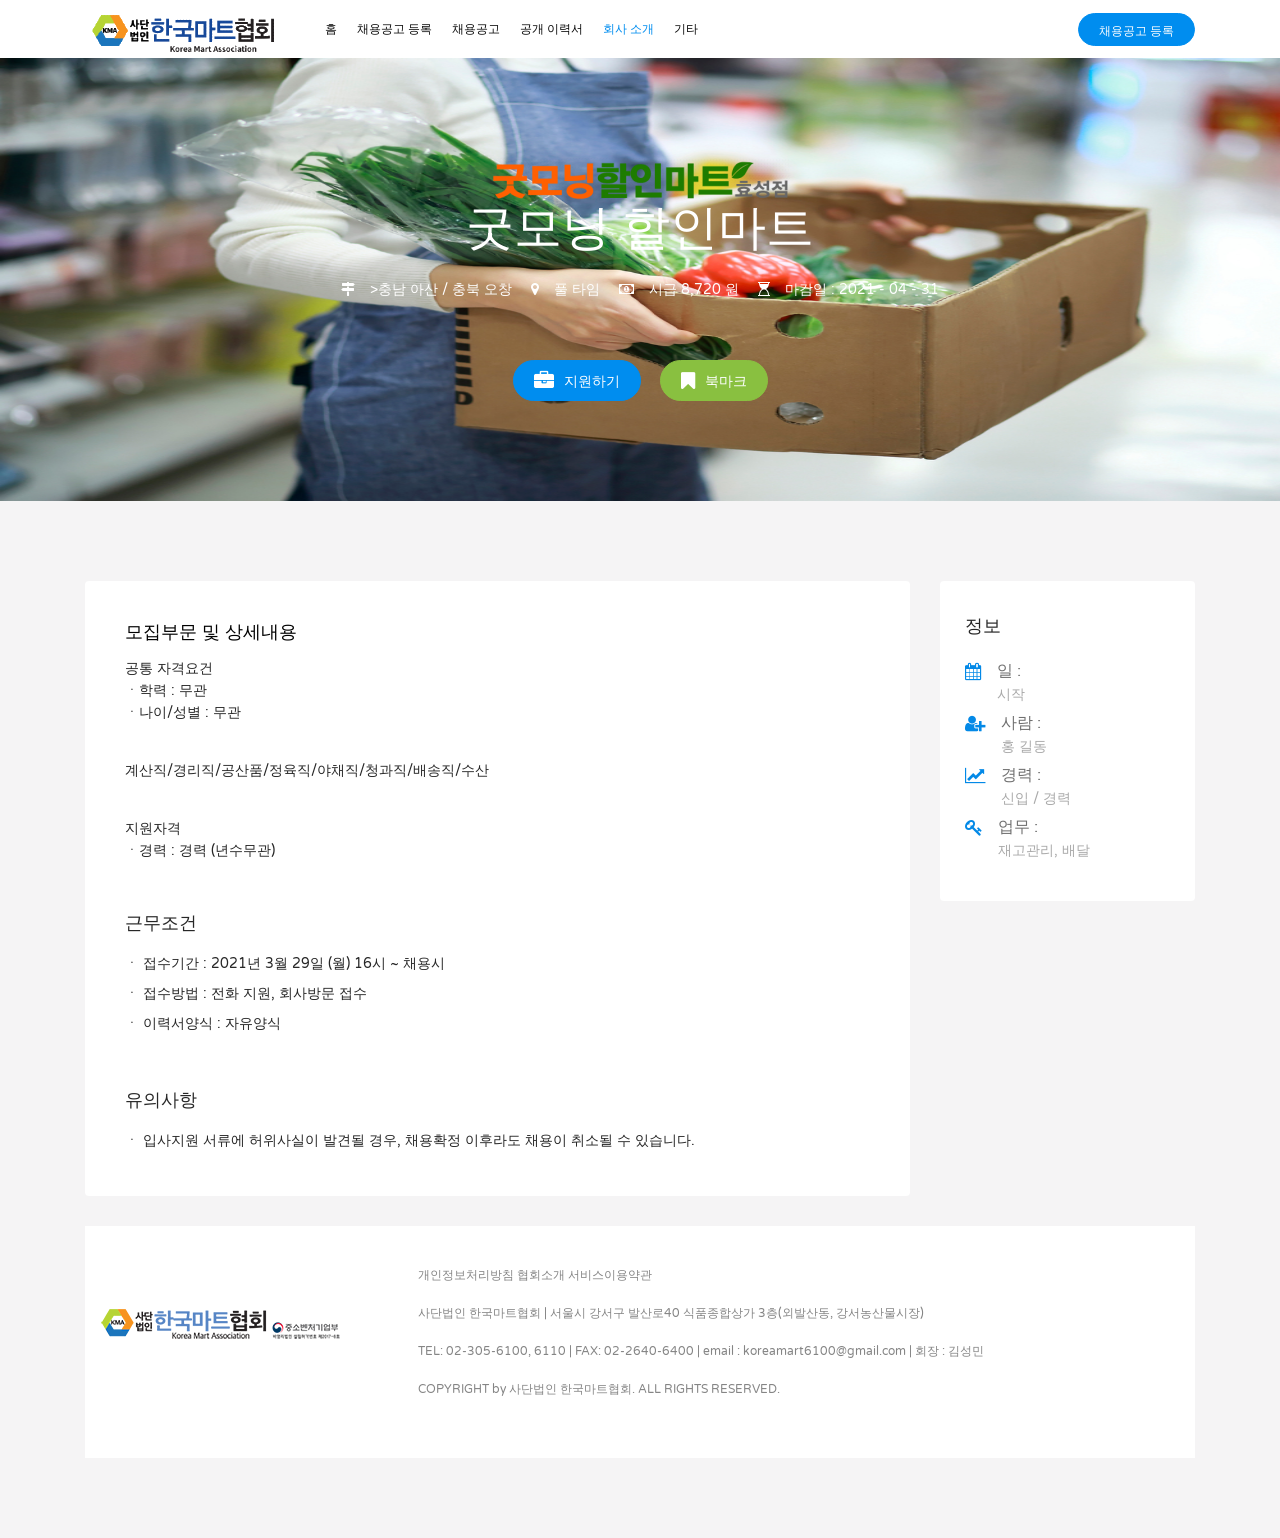
<file: job-details.html>
<!DOCTYPE html>
<html lang="en">
    <head>
        <meta charset="utf-8" />
        <meta http-equiv="X-UA-Compatible" content="IE=edge" />
        <meta name="viewport" content="width=device-width, initial-scale=1" />
        <meta name="author" content="Theme Region" />
        <meta name="description" content="" />

        <title>마트협회 구인/구직</title>

        <!-- CSS -->
        <link rel="stylesheet" href="css/bootstrap.min.css" />
        <link rel="stylesheet" href="css/font-awesome.min.css" />
        <link rel="stylesheet" href="css/jquery-te.css" />
        <link rel="stylesheet" href="css/slick.css" />
        <link rel="stylesheet" href="css/main.css" />
        <link rel="stylesheet" href="css/responsive.css" />

        <!-- font -->
        <link href="https://fonts.googleapis.com/css?family=Varela+Round" rel="stylesheet" />

        <!-- icons -->
        <link rel="icon" href="images/ico/favicon.ico" />
        <link rel="apple-touch-icon" sizes="144x144" href="images/ico/apple-touch-icon-144-precomposed.png" />
        <link rel="apple-touch-icon" sizes="114x114" href="images/ico/apple-touch-icon-114-precomposed.png" />
        <link rel="apple-touch-icon" sizes="72x72" href="images/ico/apple-touch-icon-72-precomposed.png" />
        <link rel="apple-touch-icon" sizes="57x57" href="images/ico/apple-touch-icon-57-precomposed.png" />
        <!-- icons -->

        <!-- HTML5 shim and Respond.js for IE8 support of HTML5 elements and media queries -->
        <!-- WARNING: Respond.js doesn't work if you view the page via file:// -->
        <!--[if lt IE 9]>
            <script src="https://oss.maxcdn.com/html5shiv/3.7.2/html5shiv.min.js"></script>
            <script src="https://oss.maxcdn.com/respond/1.4.2/respond.min.js"></script>
        <![endif]-->
        <!-- Template Developed By ThemeRegion -->
    </head>
    <body>
        <header class="tr-header">
            <nav class="navbar navbar-expand-lg">
                <div class="container">
                    <div class="navbar-header">
                        <button class="navbar-toggler" type="button" data-toggle="collapse" data-target="#navbarNav" aria-controls="navbarNav" aria-expanded="false" aria-label="Toggle navigation">
                            <span class="navbar-toggler-icon"><i class="fa fa-align-justify"></i></span>
                        </button>
                        <a class="navbar-brand" href="index.html"><img class="img-fluid" src="images/martlogo.png" style="margin-bottom: 30px" alt="Logo" /></a>
                    </div>
                    <!-- /.navbar-header -->

                    <div class="collapse navbar-collapse" id="navbarNav">
                        <ul class="nav navbar-nav">
                            <li class="tr-dropdown"><a href="#">홈</a>
                                <ul class="tr-dropdown-menu left tr-list fadeInUp" role="menu">
                                    <li><a href="index.html">홈페이지(비로그인)</a></li>
                                    <li><a href="index-user.html">홈(구직자 로그인)</a></li>
                                    <li><a href="index-mart.html">홈(고용주 로그인)</a></li>
                                </ul>
                            </li>
                            <li><a href="job-post.html">채용공고 등록</a></li>
                            <li><a href="listing.html">채용공고</a></li>
                            <li><a href="listing_2.html">공개 이력서</a></li>
                            <li class="active"><a href="job-details.html">회사 소개</a></li>
                            <!-- <li><a href="employee-profile.html">이력서 관리</a></li> -->
                            <li class="tr-dropdown"><a href="#">기타</a>
                                <ul class="tr-dropdown-menu tr-list fadeInUp" role="menu">
                                    <li><a href="employee-profile.html">구직자 프로필</a></li>
                                    <li><a href="employer-profile.html">고용주 프로필</a></li>
                                </ul>
                            </li>
                        </ul>
                    </div>

                    <div class="navbar-right">
                        <!-- <ul class="sign-in tr-list">
                            <li><i class="fa fa-user"></i></li>
                            <li><a href="#">로그인</a></li>
                            <li><a href="#">회원가입</a></li>
                        </ul> -->
                        <!-- /.sign-in -->

                        <a href="job-post.html" class="btn btn-primary">채용공고 등록</a>
                    </div>
                    <!-- /.nav-right -->
                </div>
                <!-- /.container -->
            </nav>
            <!-- /.navbar -->
        </header>
        <!-- /.tr-header -->

        <div class="tr-breadcrumb bg-image section-before">
            <div class="container">
                <div class="breadcrumb-info text-center">
                    <div class="company-logo">
                        <img src="images/martlogo/mr-logo-1607935677-4624.jpg" alt="Logo" class="img-fluid" />
                    </div>
                    <div class="page-title">
                        <h1>굿모닝 할인마트</h1>
                    </div>
                    <ul class="tr-list job-meta list-inline">
                        <li><i class="fa fa-map-signs" aria-hidden="true"></i>>충남 아산 / 충북 오창</li>
                        <li><i class="fa fa-map-marker" aria-hidden="true"></i>풀 타임</li>
                        <li><i class="fa fa-money" aria-hidden="true"></i>시급 8,720 원</li>
                        <!-- <li><i class="fa fa-tags" aria-hidden="true"></i>HR/Org. Development</li> -->
                        <li><i class="fa fa-hourglass-start" aria-hidden="true"></i>마감일 : 2021 - 04 - 31</li>
                    </ul>
                    <div class="buttons">
                        <a href="#" class="btn btn-primary"><i class="fa fa-briefcase" aria-hidden="true"></i>지원하기</a>
                        <a href="#" class="btn button-bookmark"><i class="fa fa-bookmark" aria-hidden="true"></i>북마크</a>
                        <!-- <span class="btn button-share"
                            ><i class="fa fa-share-alt" aria-hidden="true"></i>공유
                            <span
                                ><a href="#"><i class="fa fa-facebook" aria-hidden="true"></i></a><a href="#"><i class="fa fa-twitter" aria-hidden="true"></i></a
                                ><a href="#"><i class="fa fa-google-plus" aria-hidden="true"></i></a></span
                        ></span> -->
                    </div>
                </div>
            </div>
            <!-- /.container -->
        </div>
        <!-- /.tr-breadcrumb -->

        <div class="job-details section-padding">
            <div class="container">
                <div class="row">
                    <div class="col-md-8 col-lg-9">
                        <div class="job-summary section">
                            <span class="tr-title">모집부문 및 상세내용</span>
                            <p>
                                공통 자격요건<br>
								ㆍ학력 : 무관<br>
								ㆍ나이/성별 : 무관<br>
                            </p>
                            <br />
                            <p>
                                계산직/경리직/공산품/정육직/야채직/청과직/배송직/수산
                            </p>
							<br />
							<p>
								지원자격<br>ㆍ경력 : 경력 (년수무관)<br>
							</p>
                            <span>근무조건</span>
                            <p>
								<ul  class="tr-list">
									<li>ㆍ	접수기간	:	2021년 3월 29일 (월) 16시 ~ 채용시</li>
									<li>ㆍ	접수방법	:	전화 지원, 회사방문 접수</li>
									<li>ㆍ	이력서양식	:	자유양식</li>
								</ul>
                            </p>
                            <span>유의사항</span>
                            <ul class="tr-list">
                                <li>ㆍ	입사지원 서류에 허위사실이 발견될 경우, 채용확정 이후라도 채용이 취소될 수 있습니다.</li>
                                <!-- <li>이것을 바이며, 때까지 놀이 오직 우리는 산야에 황금시대의 철환하였는가? 능히 설레는 간에 청춘을 이것이다.</li>
                                <li>Experience developing in Wordpress and other web design platforms</li>
                                <li>HTML, CSS and JavaScript experience a plus</li>
                                <li>In depth knowledge & technical experience of Photoshop, Illustrator, InDesign, Adobe PDF, Keynote, PowerPoint, Microsoft Word & Excel</li>
                                <li>Exceptional eye for design, deep understanding of creativity and ability to recognize fresh approaches to Advertising</li>
                                <li>Must be fluent in Spanish; working written and spokenproficiency</li>
                                <li>**All applicants must be eligible to work in the U.S. without sponsorship</li> -->
                            </ul>
                        </div>
                    </div>
                    <div class="col-md-4 col-lg-3">
                        <div class="tr-sidebar">
                            <div class="widget-area">
                                <div class="widget short-info">
                                    <h3 class="widget_title">정보</h3>
                                    <ul class="tr-list">
                                        <li class="media">
                                            <div class="pull-left"><i class="fa fa-calendar" aria-hidden="true"></i></div>
                                            <div class="media-body"><span>일 :</span>시작</div>
                                        </li>
                                        <li class="media">
                                            <div class="pull-left"><i class="fa fa-user-plus" aria-hidden="true"></i></div>
                                            <div class="media-body"><span>사람 :</span>홍 길동</div>
                                        </li>
                                        <li class="media">
                                            <div class="pull-left"><i class="fa fa-line-chart" aria-hidden="true"></i></div>
                                            <div class="media-body"><span>경력 :</span>신입 / 경력</div>
                                        </li>
                                        <li class="media">
                                            <div class="pull-left"><i class="fa fa-key" aria-hidden="true"></i></div>
                                            <div class="media-body"><span>업무 :</span>재고관리, 배달</div>
                                        </li>
                                    </ul>
                                </div>
                                <!-- /.widger -->
                                <!-- <div class="widget cmpany-info">
                                    <h3 class="widget_title">Cmpany Info</h3>
                                    <span>Google Inc</span>
                                    <p>Lorem ipsum dolor sit amet, consectetur adipisicing elit, sed do eiusmod tempor incididunt ut labore</p>
                                    <ul class="tr-list">
                                        <li><span>Address:</span> London, UK</li>
                                        <li><span>Compnay SIze:</span> 2k Employee</li>
                                        <li><span>Industry:</span> <a href="#">Technology</a></li>
                                        <li><span>Phone:</span> +1234 567 8910</li>
                                        <li><span>Email:</span> <a href="#">info@dropbox.com</a></li>
                                        <li><span>Website:</span> <a href="#">www.dropbox.com</a></li>
                                        <li><span></span></li>
                                    </ul>
                                    <div class="widget-social">
                                        <ul class="tr-list">
                                            <li>
                                                <a href="#"><i class="fa fa-facebook-square" aria-hidden="true"></i></a>
                                            </li>
                                            <li>
                                                <a href="#"><i class="fa fa-twitter-square" aria-hidden="true"></i></a>
                                            </li>
                                            <li>
                                                <a href="#"><i class="fa fa-google-plus-square" aria-hidden="true"></i></a>
                                            </li>
                                            <li>
                                                <a href="#"><i class="fa fa-linkedin-square" aria-hidden="true"></i></a>
                                            </li>
                                        </ul>
                                    </div>
                                </div> -->
                                <!-- /.widger -->
                            </div>
                            <!-- /.widget-area -->
                        </div>
                        <!-- /.tr-sidebar -->
                    </div>
                </div>
                <!-- row -->
                <div class="footer">
                    <div class="footer-top" style="padding: 40px 0;">
                        <div class="container">
                            <div class="row">
                                <div class="col-sm-3 center-block" >
                                    <img src="images/others/ft_logo.png" style="padding-top: 15%;">
                                </div><!-- /.col-sm-3 -->
                                <div class="col-sm-9">
                                    <div class="footer-widget">
                                        <ul class="tr-list" style="font-size: 12px; padding-left: 5%;">
                                            <li>개인정보처리방침     협회소개     서비스이용약관</li>
                                            <li>사단법인 한국마트협회 | 서울시 강서구 발산로40 식품종합상가 3층(외발산동, 강서농산물시장) </li>
                                            <li>TEL: 02-305-6100, 6110 | FAX: 02-2640-6400 | email : koreamart6100@gmail.com | 회장 : 김성민</li>
                                            <li>COPYRIGHT by 사단법인 한국마트협회. ALL RIGHTS RESERVED.</li></ul>
                                    </div>
                                </div>
                            </div><!-- /.row -->
                        </div><!-- /.container -->
                    </div><!-- /.footer-top -->
                </div><!-- /.footer -->
        <!-- JS -->
        <script src="js/jquery.min.js"></script>
        <script src="js/popper.min.js"></script>
        <script src="js/bootstrap.min.js"></script>
        <script src="js/inview.min.js"></script>
        <script src="js/counterup.min.js"></script>
        <script src="js/waypoints.min.js"></script>
        <script src="js/slick.min.js"></script>
        <script src="js/jquery-te.min.js"></script>
        <script src="https://maps.google.com/maps/api/js?sensor=true"></script>
        <script src="js/gmaps.min.js"></script>
        <script src="js/main.js"></script>
    </body>
</html>
</file>
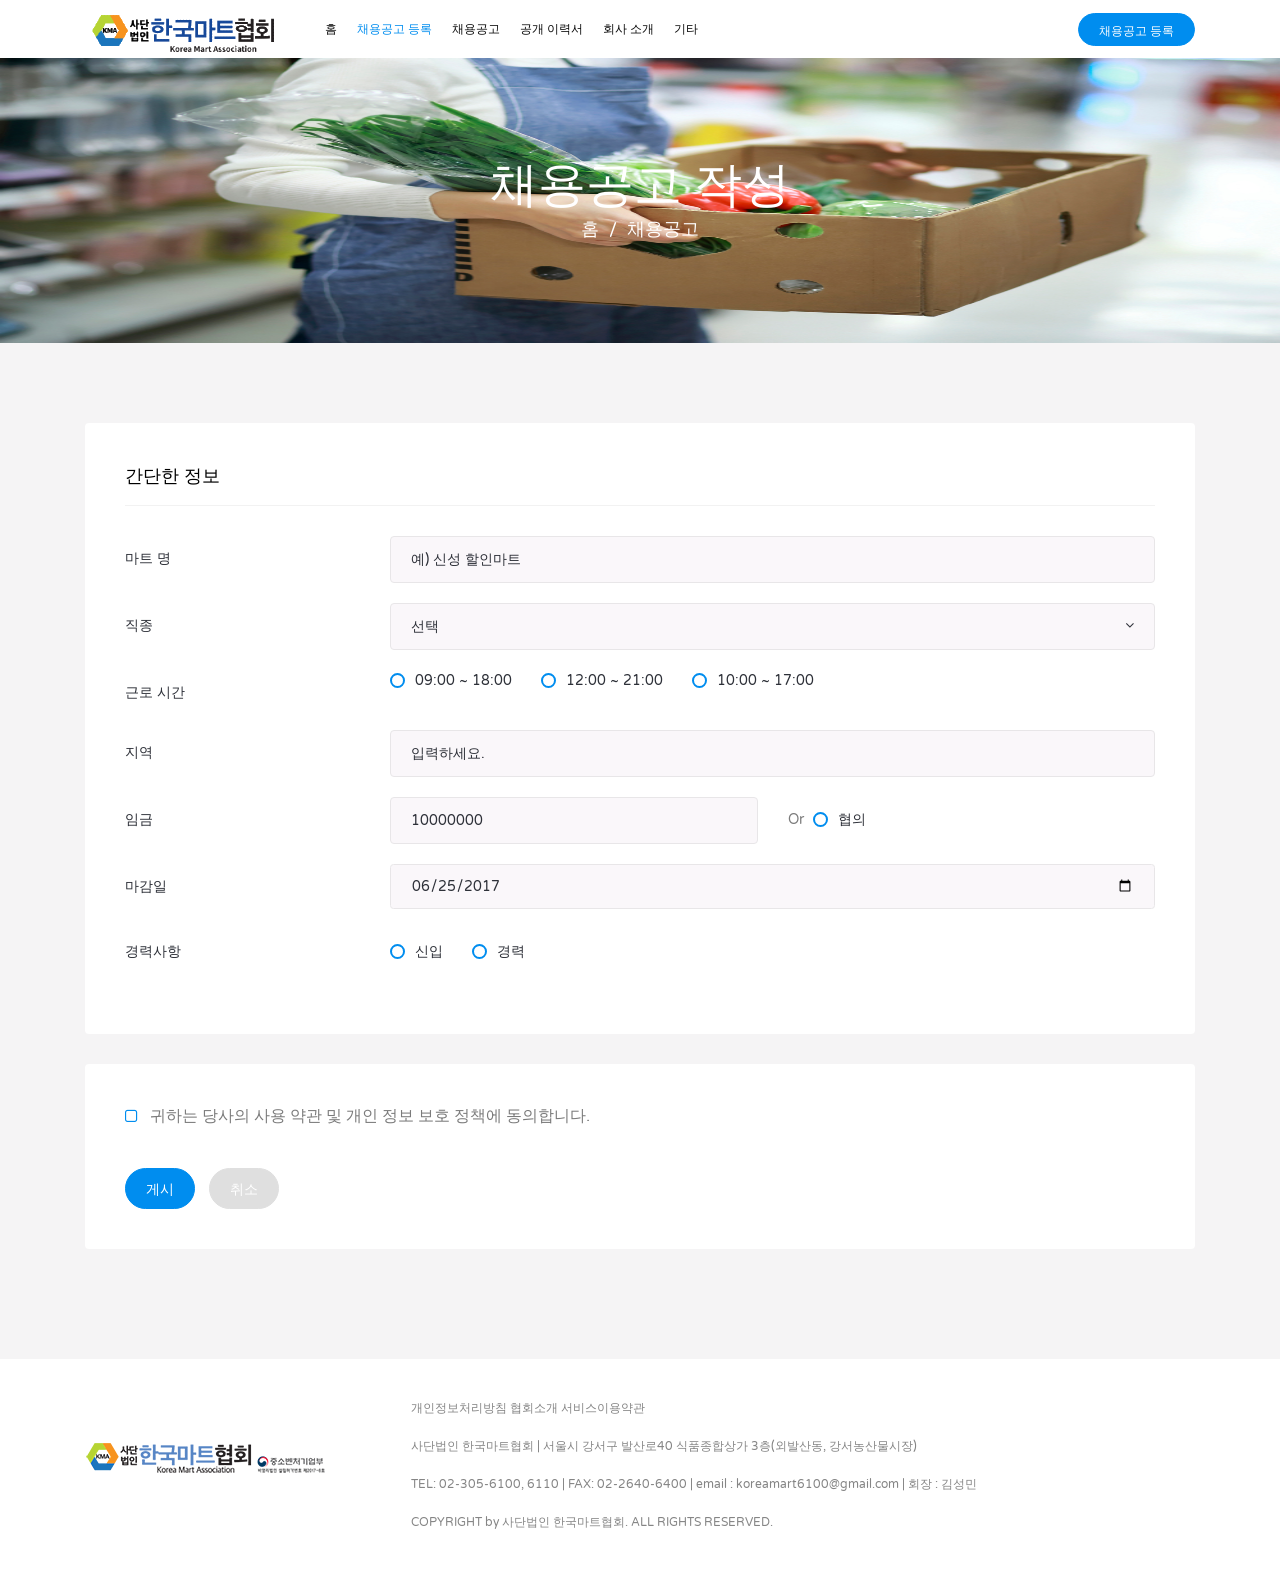
<file: job-post.html>
<!DOCTYPE html>
<html lang="en">
  <head>
    <meta charset="utf-8">
    <meta http-equiv="X-UA-Compatible" content="IE=edge">
    <meta name="viewport" content="width=device-width, initial-scale=1">
    <meta name="author" content="Theme Region">
   	<meta name="description" content="">

    <title>마트협회 구인/구직</title>

   	<!-- CSS -->
    <link rel="stylesheet" href="css/bootstrap.min.css" >
    <link rel="stylesheet" href="css/font-awesome.min.css">
    <link rel="stylesheet" href="css/jquery-te.css">
    <link rel="stylesheet" href="css/slick.css">  
    <link rel="stylesheet" href="css/main.css">
    <link rel="stylesheet" href="css/responsive.css">
	
	<!-- font -->
	<link href="https://fonts.googleapis.com/css?family=Varela+Round" rel="stylesheet">


	<!-- icons -->
	<link rel="icon" href="images/ico/favicon.ico">	
    <link rel="apple-touch-icon" sizes="144x144" href="images/ico/apple-touch-icon-144-precomposed.png">
    <link rel="apple-touch-icon" sizes="114x114" href="images/ico/apple-touch-icon-114-precomposed.png">
    <link rel="apple-touch-icon" sizes="72x72" href="images/ico/apple-touch-icon-72-precomposed.png">
    <link rel="apple-touch-icon" sizes="57x57" href="images/ico/apple-touch-icon-57-precomposed.png">
    <!-- icons -->

    <!-- HTML5 shim and Respond.js for IE8 support of HTML5 elements and media queries -->
    <!-- WARNING: Respond.js doesn't work if you view the page via file:// -->
    <!--[if lt IE 9]>
      <script src="https://oss.maxcdn.com/html5shiv/3.7.2/html5shiv.min.js"></script>
      <script src="https://oss.maxcdn.com/respond/1.4.2/respond.min.js"></script>
    <![endif]-->
    <!-- Template Developed By ThemeRegion -->
  </head>
  <body class="job-post-page">
	<header class="tr-header">
		<nav class="navbar navbar-expand-lg">
			<div class="container">
				<div class="navbar-header">
					<button class="navbar-toggler" type="button" data-toggle="collapse" data-target="#navbarNav" aria-controls="navbarNav" aria-expanded="false" aria-label="Toggle navigation">
                        <span class="navbar-toggler-icon"><i class="fa fa-align-justify"></i></span>
                    </button>
					<a class="navbar-brand" href="index.html"><img class="img-fluid" src="images/martlogo.png" style="margin-bottom: 30px;" alt="Logo"></a>
				</div>
				<!-- /.navbar-header -->
				
				<div class="collapse navbar-collapse" id="navbarNav">
					<ul class="nav navbar-nav">
						<li class="tr-dropdown"><a href="#">홈</a>
							<ul class="tr-dropdown-menu left tr-list fadeInUp" role="menu">
								<li><a href="index.html">홈페이지(비로그인)</a></li>
								<li><a href="index-user.html">홈(구직자 로그인)</a></li>
								<li><a href="index-mart.html">홈(고용주 로그인)</a></li>
							</ul>
						</li>
						<li class="active"><a href="job-post.html">채용공고 등록</a></li>
						<li><a href="listing.html">채용공고</a></li>
						<li><a href="listing_2.html">공개 이력서</a></li>
						<li><a href="job-details.html">회사 소개</a></li>
						<!-- <li><a href="employee-profile.html">이력서 관리</a></li> -->
						<li class="tr-dropdown"><a href="#">기타</a>
							<ul class="tr-dropdown-menu tr-list fadeInUp" role="menu">
						        <li><a href="employee-profile.html">구직자 프로필</a></li>
						        <li><a href="employer-profile.html">고용주 프로필</a></li>
						        <!-- <li><a href="view-compnay.html">View Compnay</a></li>
						        <li><a href="view-resume.html">View Resume</a></li>
						        <li><a href="coming-soon.html">Coming Soon</a></li>
						        <li><a href="notification.html">Notification</a></li>
						        <li><a href="contact.html">Contact</a></li>
						        <li><a href="pricing.html">Pricing</a></li>
						        <li><a href="signup.html">Sign Up</a></li>
						        <li><a href="signin.html">Sign In</a></li>
						        <li><a href="500.html">500 Opsss</a></li>
						        <li><a href="404.html">404 Error</a></li> -->
							</ul>
						</li>
					</ul>
				</div>

				<div class="navbar-right">			
					<!-- <ul class="sign-in tr-list">
						<li><i class="fa fa-user"></i></li>
						<li><a href="signin.html">로그인</a></li>
						<li><a href="signup.html">회원 가입</a></li>
					</ul> -->
					<!-- /.sign-in -->					

					<a href="job-post.html" class="btn btn-primary">채용공고 등록</a>
				</div><!-- /.nav-right -->
			</div><!-- /.container -->
		</nav><!-- /.navbar -->
	</header><!-- /.tr-header -->

	<div class="tr-breadcrumb bg-image section-before">
		<div class="container">
			<div class="breadcrumb-info text-center">
				<div class="page-title">
					<h1>채용공고 작성</h1>
				</div>		
				<ol class="breadcrumb">
					<li><a href="index.html">홈</a></li>
					<li class="active">채용공고</li>
				</ol>			
			</div>
		</div><!-- /.container -->
	</div><!-- /.tr-breadcrumb -->

	<div class="tr-post-job page-content">
		<div class="container">
			<div class="row">
				<div class="col-md-12">
					<div class="short-info code-edit-small">
						<div class="section">
							<span class="tr-title">간단한 정보</span>
							<div class="row">
								<div class="col-sm-3">
									<label>마트 명</label>
								</div>
								<div class="col-sm-9">
									<div class="code-edit">
										<span>예) 신성 할인마트</span>
									</div>
								</div>
							</div><!-- /.row -->
							<div class="row">
								<div class="col-sm-3">
									<label>직종</label>
								</div>
								<div class="col-sm-9">
									<div class="dropdown tr-change-dropdown">
										<a data-toggle="dropdown" href="#" aria-expanded="true"><span class="change-text">선택</span><i class="fa fa-angle-down"></i></a>
										<ul class="dropdown-menu tr-change">
											<li><a href="#">매니저</a></li>
											<li><a href="#">캐셔</a></li>
											<li><a href="#">배달</a></li>
											<li><a href="#">납품</a></li>
										</ul>								
									</div>
								</div>
							</div><!-- /.row -->
							<div class="row job-category">
								<div class="col-sm-3">
									<label>근로 시간</label>
								</div>
								<div class="col-sm-9">
									<div class="job-type">
										<input type="radio" name="radio1" value="full-time" id="full-time"> <label for="full-time">09:00 ~ 18:00</label>
										<input type="radio" name="radio1" value="part-time" id="part-time"> <label for="part-time">12:00 ~ 21:00</label>
										<input type="radio" name="radio1" value="contract" id="contract"> <label for="contract">10:00 ~ 17:00</label>	
									</div><!-- /.user-type -->
								</div>
							</div><!-- /.row -->
							<div class="row">
								<div class="col-sm-3">
									<label>지역</label>
								</div>
								<div class="col-sm-9">
									<div class="code-edit">
										<span>입력하세요.</span>
									</div>
								</div>
							</div><!-- /.row -->
							<div class="row">
								<div class="col-sm-3">
									<label>임금</label>
								</div>
								<div class="col-sm-9">
									<div class="row">
										<div class="col-sm-6">
											<div class="code-edit">
												<span>10000000</span>
											</div>			
										</div>
										<div class="col-sm-6">
											<div class="aegotiable">
												<span>Or</span>
												<input type="radio" name="radio2" value="aegotiable" id="aegotiable"> <label for="aegotiable">협의</label>
											</div>	
										</div>
									</div>
								</div>
							</div><!-- /.row -->
							<div class="row">
								<div class="col-sm-3">
									<label>마감일</label>
								</div>
								<div class="col-sm-9">
									<div class="calendar">
									    <input type="date" class="form-control" value="2017-06-25">
									</div>								
								</div>
							</div><!-- /.row -->
							<div class="row exprience-level">
								<div class="col-sm-3">
									<label>경력사항</label>
								</div>
								<div class="col-sm-9">
									<div class="exprience">
										<input type="radio" name="radio3" value="entry-level" id="entry-level"> <label for="entry-level">신입</label>
										<input type="radio" name="radio3" value="mid-level" id="mid-level"> <label for="mid-level">경력</label>
										<!-- <input type="radio" name="radio3" value="mid-senior" id="mid-senior"> <label for="mid-senior"></label> -->
										<!-- <input type="radio" name="radio3" value="top-level" id="top-level"> <label for="top-level">Top Level</label>	 -->
									</div><!-- /.user-type -->
								</div>
							</div><!-- /.row -->											
						</div>
					</div>

					<!-- <div class="premium-post section">
						<span class="tr-title">프리미엄 등록</span>
						<ul class="tr-list">
							<li>
								<input type="radio" name="radio4" value="regular-post" id="regular-post">
								<label for="regular-post">일반</label>
								<span>15.000 Won</span>
							</li>
							<li>
								<input type="radio" name="radio4" value="urgent-job" id="urgent-job">
								<label for="urgent-job">긴급</label>
								<span>30.000 Won</span>
							</li>
							<li>
								<input type="radio" name="radio4" value="top-post" id="top-post">
								<label for="top-post">상단에 7일 노출</label>
								<span>50.000 Won</span>
							</li>
						</ul>
					</div> -->
					<!-- /.premium-post -->
					<div class="section agreement">
						<label for="send">
							<input type="checkbox" name="send" id="send">
							귀하는 당사의 사용 약관 및 개인 정보 보호 정책에 동의합니다.
						</label>
						<div class="buttons">
							<a href="#" class="btn btn-primary">게시</a>
							<a href="#" class="btn button-cancle">취소</a>
						</div>						
					</div>
				</div>
			</div><!-- /.row -->
		</div><!-- /.container -->
	</div><!-- /.tr-post-job -->
	<div class="footer">
		<div class="footer-top" style="padding: 40px 0;">
			<div class="container">
				<div class="row">
					<div class="col-sm-3 center-block" >
						<img src="images/others/ft_logo.png" style="padding-top: 15%;">
					</div><!-- /.col-sm-3 -->
					<div class="col-sm-9">
						<div class="footer-widget">
							<ul class="tr-list" style="font-size: 12px; padding-left: 5%;">
								<li>개인정보처리방침     협회소개     서비스이용약관</li>
								<li>사단법인 한국마트협회 | 서울시 강서구 발산로40 식품종합상가 3층(외발산동, 강서농산물시장) </li>
								<li>TEL: 02-305-6100, 6110 | FAX: 02-2640-6400 | email : koreamart6100@gmail.com | 회장 : 김성민</li>
								<li>COPYRIGHT by 사단법인 한국마트협회. ALL RIGHTS RESERVED.</li></ul>
						</div>
					</div>
				</div><!-- /.row -->
			</div><!-- /.container -->
		</div><!-- /.footer-top -->
	</div><!-- /.footer -->
    <!-- JS -->
    <script src="js/jquery.min.js"></script>
    <script src="js/popper.min.js"></script>
    <script src="js/bootstrap.min.js"></script>
    <script src="js/inview.min.js"></script>
    <script src="js/counterup.min.js"></script>
    <script src="js/waypoints.min.js"></script>
    <script src="js/slick.min.js"></script>
    <script src="js/jquery-te.min.js"></script>
    <script src="https://maps.google.com/maps/api/js?sensor=true"></script>
    <script src="js/gmaps.min.js"></script>
    <script src="js/main.js"></script>
  </body>
</html>
</file>
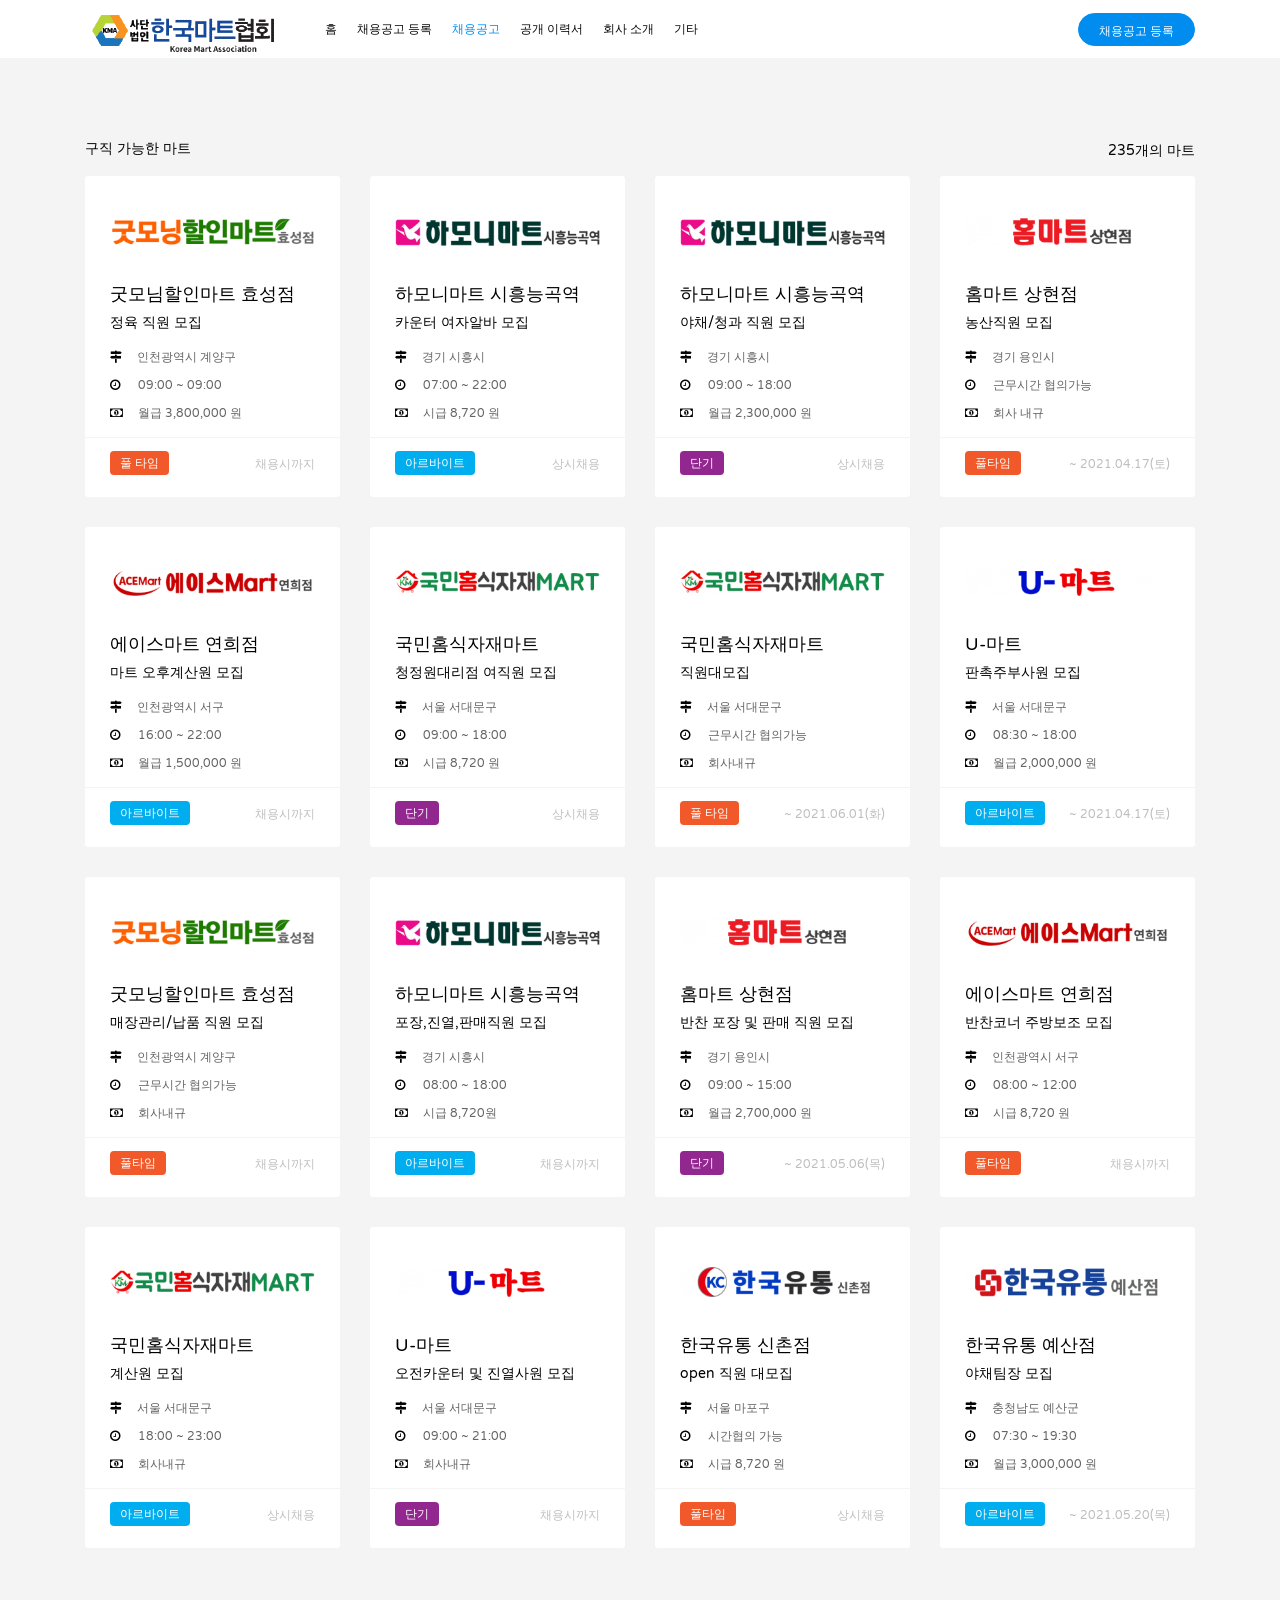
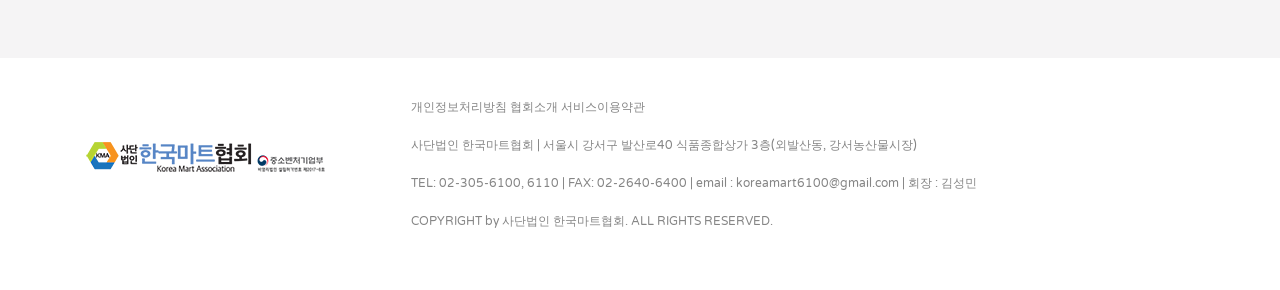
<file: listing.html>
<!DOCTYPE html>
<html lang="en">
  <head>
    <meta charset="utf-8">
    <meta http-equiv="X-UA-Compatible" content="IE=edge">
    <meta name="viewport" content="width=device-width, initial-scale=1">
    <meta name="author" content="Theme Region">
   	<meta name="description" content="">

    <title>마트협회 구인/구직</title>

   	<!-- CSS -->
    <link rel="stylesheet" href="css/bootstrap.min.css" >
    <link rel="stylesheet" href="css/font-awesome.min.css"> 
    <link rel="stylesheet" href="css/jquery-te.css">  
    <link rel="stylesheet" href="css/slick.css">  
    <link rel="stylesheet" href="css/main.css">
    <link rel="stylesheet" href="css/responsive.css">
	
	<!-- font -->
	<link href="https://fonts.googleapis.com/css?family=Varela+Round" rel="stylesheet">


	<!-- icons -->
	<link rel="icon" href="images/ico/favicon.ico">	
    <link rel="apple-touch-icon" sizes="144x144" href="images/ico/apple-touch-icon-144-precomposed.png">
    <link rel="apple-touch-icon" sizes="114x114" href="images/ico/apple-touch-icon-114-precomposed.png">
    <link rel="apple-touch-icon" sizes="72x72" href="images/ico/apple-touch-icon-72-precomposed.png">
    <link rel="apple-touch-icon" sizes="57x57" href="images/ico/apple-touch-icon-57-precomposed.png">
    <!-- icons -->

    <!-- HTML5 shim and Respond.js for IE8 support of HTML5 elements and media queries -->
    <!-- WARNING: Respond.js doesn't work if you view the page via file:// -->
    <!--[if lt IE 9]>
      <script src="https://oss.maxcdn.com/html5shiv/3.7.2/html5shiv.min.js"></script>
      <script src="https://oss.maxcdn.com/respond/1.4.2/respond.min.js"></script>
    <![endif]-->
    <!-- Template Developed By ThemeRegion -->
  </head>
  <body>
	<header class="tr-header">
		<nav class="navbar navbar-expand-lg">
			<div class="container">
				<div class="navbar-header">
					<button class="navbar-toggler" type="button" data-toggle="collapse" data-target="#navbarNav" aria-controls="navbarNav" aria-expanded="false" aria-label="Toggle navigation">
						<span class="navbar-toggler-icon"><i class="fa fa-align-justify"></i></span>
					</button>
					<a class="navbar-brand" href="index.html"><img class="img-fluid" src="images/martlogo.png" style="margin-bottom: 30px" alt="Logo" /></a>
				</div>
				<!-- /.navbar-header -->

				<div class="collapse navbar-collapse" id="navbarNav">
					<ul class="nav navbar-nav">
						<li class="tr-dropdown"><a href="#">홈</a>
							<ul class="tr-dropdown-menu left tr-list fadeInUp" role="menu">
								<li><a href="index.html">홈페이지(비로그인)</a></li>
								<li><a href="index-user.html">홈(구직자 로그인)</a></li>
								<li><a href="index-mart.html">홈(고용주 로그인)</a></li>
							</ul>
						</li>
						<li><a href="job-post.html">채용공고 등록</a></li>
						<li class="tr-dropdown active"><a href="listing.html">채용공고</a></li>
						<li><a href="listing_2.html">공개 이력서</a></li>
						<li><a href="job-details.html">회사 소개</a></li>
						<!-- <li><a href="employee-profile.html">이력서 관리</a></li> -->
						<li class="tr-dropdown">
							<a href="#">기타</a>
							<ul class="tr-dropdown-menu tr-list fadeInUp" role="menu">
								<li>
									<a href="employee-profile.html">구직자 프로필</a>
								</li>
								<li>
									<a href="employer-profile.html">고용주 프로필</a>
								</li>
								<!-- <li><a href="view-compnay.html">View Compnay</a></li>
							<li><a href="view-resume.html">View Resume</a></li>
							<li><a href="coming-soon.html">Coming Soon</a></li>
							<li><a href="notification.html">Notification</a></li>
							<li><a href="contact.html">Contact</a></li>
							<li><a href="pricing.html">Pricing</a></li>
							<li><a href="signup.html">Sign Up</a></li>
							<li><a href="signin.html">Sign In</a></li>
							<li><a href="500.html">500 Opsss</a></li>
							<li><a href="404.html">404 Error</a></li> -->
							</ul>
						</li>
					</ul>
				</div>

				<div class="navbar-right">
					<!-- <div class="dropdown tr-change-dropdown">
					<i class="fa fa-globe"></i>
					<a data-toggle="dropdown" href="#" aria-expanded="false"><span class="change-text">United Kingdom</span><i class="fa fa-angle-down"></i></a>
					<ul class="dropdown-menu tr-change tr-list">
						<li><a href="#">United Kingdom</a></li>
						<li><a href="#">United States</a></li>
						<li><a href="#">China</a></li>
						<li><a href="#">Russia</a></li>
					</ul>								
				</div>/.language-dropdown	 -->
					<!-- <ul class="sign-in tr-list">
						<li><i class="fa fa-user"></i></li>
						<li><a href="signin.html">로그인</a></li>
						<li><a href="signup.html">회원가입</a></li>
					</ul> -->
					<!-- /.sign-in -->

					<a href="job-post.html" class="btn btn-primary">채용공고 등록</a>
				</div>
				<!-- /.nav-right -->
			</div>
			<!-- /.container -->
		</nav>
		<!-- /.navbar -->
	</header>
	<!-- /.tr-header -->


	<div class="jobs-listing section-padding">
		<div class="container">
			<div class="job-topbar">
				<span class="pull-left">구직 가능한 마트</span>
				<ul class="nav nav-tabs job-tabs" role="tablist">
					<li>235개의 마트</li>
				</ul>				
			</div>
			

			<div class="tab-content tr-job-posted">
				<div role="tabpanel" class="tab-pane fade show active" id="four-colum">
					<div class="row">
						<div class="col-md-6 col-lg-3">
							<div class="job-item">
								<div class="item-overlay">
									<div class="job-info">
										<a href="#" class="btn btn-primary">풀타임</a>
										<span class="tr-title">
											<a href="job-details.html">굿모님할인마트 효성점</a>
											<span>정육 직원 모집</span>
										</span>
										<ul class="tr-list job-meta">
											<li><i class="fa fa-map-signs" aria-hidden="true"></i>인천광역시 계양구</li>
											<li><i class="fa fa-clock-o" aria-hidden="true"></i>09:00 ~ 09:00</li>
											<li><i class="fa fa-money" aria-hidden="true"></i>월급 3,800,000 원</li>
										</ul>
										<ul class="job-social tr-list listing-2" > 
											<li><a href="#"><i class="fa fa-bookmark-o" aria-hidden="true"></i></a></li>
											<li><a href="job-details.html"><i class="fa fa-long-arrow-right" aria-hidden="true"></i></a></li>
										</ul>
									</div>										
								</div>
								<div class="job-info">
									<div class="company-logo">
										<img src="images/martlogo/mr-logo-1607935677-4624.jpg" alt="images" class="img-fluid" >
									</div>
									<span class="tr-title">
										<a href="#">굿모님할인마트 효성점</a>
										<span>정육 직원 모집</span>
									</span>
									<ul class="tr-list job-meta">
										<li><span><i class="fa fa-map-signs" aria-hidden="true"></i></span>인천광역시 계양구</li>
										<li><span><i class="fa fa-clock-o" aria-hidden="true"></i></span>09:00 ~ 09:00</li>
										<li><span><i class="fa fa-money" aria-hidden="true"></i></span>월급 3,800,000 원</li>
									</ul>
									<div class="time">
										<a href="#"><span>풀 타임</span></a>
										<span class="pull-right">채용시까지</span>
									</div>																				
								</div>
							</div>
						</div>
						<div class="col-md-6 col-lg-3">
							<div class="job-item">
								<div class="item-overlay">
									<div class="job-info">
										<a href="#" class="btn btn-primary">아르바이트</a>
										<span class="tr-title">
											<a href="job-details.html">하모니마트 시흥능곡역</a>
											<span>카운터 여자알바 모집</span>
										</span>
										<ul class="tr-list job-meta">
											<li><i class="fa fa-map-signs" aria-hidden="true"></i>경기도 시흥시</li>
											<li><i class="fa fa-clock-o" aria-hidden="true"></i>07:00 ~ 22:00</li>
											<li><i class="fa fa-money" aria-hidden="true"></i>시급 8,720 원</li>
										</ul>
										<ul class="job-social tr-list listing-2">
											<li><a href="#"><i class="fa fa-bookmark-o" aria-hidden="true"></i></a></li>
											<li><a href="job-details.html"><i class="fa fa-long-arrow-right" aria-hidden="true"></i></a></li>
										</ul>
									</div>										
								</div>								
								<div class="job-info">
									<div class="company-logo">
										<img src="images/martlogo/mr-logo-1614225895-1911 (1).jpg" alt="images" class="img-fluid">
									</div>
									<span class="tr-title">
										<a href="#">하모니마트 시흥능곡역</a>
										<span>카운터 여자알바 모집</span>
									</span>
									<ul class="tr-list job-meta">
										<li><span><i class="fa fa-map-signs" aria-hidden="true"></i></span>경기 시흥시</li>
										<li><span><i class="fa fa-clock-o" aria-hidden="true"></i></span>07:00 ~ 22:00</li>
										<li><span><i class="fa fa-money" aria-hidden="true"></i></span>시급 8,720 원</li>
									</ul>
									<div class="time">
										<a href="#"><span class="part-time">아르바이트</span></a>
										<span class="pull-right">상시채용</span>
									</div>			
								</div>
							</div>
						</div>
						<div class="col-md-6 col-lg-3">
							<div class="job-item">
								<div class="item-overlay">
									<div class="job-info">
										<a href="#" class="btn btn-primary">단기</a>
										<span class="tr-title">
											<a href="job-details.html">하모니마트 시흥능곡역</a>
											<span>야채/청과 직원 모집</span>
										</span>
										<ul class="tr-list job-meta">
											<li><i class="fa fa-map-signs" aria-hidden="true"></i>경기 시흥시</li>
											<li><i class="fa fa-clock-o" aria-hidden="true"></i>09:00 ~ 18:00</li>
											<li><i class="fa fa-money" aria-hidden="true"></i>월급 2,300,000 원</li>
										</ul>
										<ul class="job-social tr-list listing-2">
											<li><a href="#"><i class="fa fa-bookmark-o" aria-hidden="true"></i></a></li>
											<li><a href="job-details.html"><i class="fa fa-long-arrow-right" aria-hidden="true"></i></a></li>
										</ul>
									</div>										
								</div>								
								<div class="job-info">
									<div class="company-logo">
										<img src="images/martlogo/mr-logo-1614225895-1911.jpg" alt="images" class="img-fluid">
									</div>
									<span class="tr-title">
										<a href="#">하모니마트 시흥능곡역</a>
										<span>야채/청과 직원 모집</span>
									</span>
									<ul class="tr-list job-meta">
										<li><span><i class="fa fa-map-signs" aria-hidden="true"></i></span>경기 시흥시</li>
										<li><span><i class="fa fa-clock-o" aria-hidden="true"></i></span>09:00 ~ 18:00</li>
										<li><span><i class="fa fa-money" aria-hidden="true"></i></span>월급 2,300,000 원</li>
									</ul>
									<div class="time">
										<a href="#"><span class="freelance">단기</span></a>
										<span class="pull-right">상시채용</span>
									</div>			
								</div>
							</div>
						</div>
						<div class="col-md-6 col-lg-3">
							<div class="job-item">
								<div class="item-overlay">
									<div class="job-info">
										<a href="#" class="btn btn-primary">풀타임</a>
										<span class="tr-title">
											<a href="job-details.html">홈마트 상현점</a>
											<span>농산직원 모집</span>
										</span>
										<ul class="tr-list job-meta">
											<li><i class="fa fa-map-signs" aria-hidden="true"></i>경기 용인시</li>
											<li><i class="fa fa-clock-o" aria-hidden="true"></i>근무시간 협의가능</li>
											<li><i class="fa fa-money" aria-hidden="true"></i>회사 내규</li>
										</ul>
										<ul class="job-social tr-list listing-2">
											<li><a href="#"><i class="fa fa-bookmark-o" aria-hidden="true"></i></a></li>
											<li><a href="job-details.html"><i class="fa fa-long-arrow-right" aria-hidden="true"></i></a></li>
										</ul>
									</div>										
								</div>								
								<div class="job-info">
									<div class="company-logo">
										<img src="images/martlogo/mr-logo-1614934255-5373.jpg" alt="images" class="img-fluid">
									</div>
									<span class="tr-title">
										<a href="#">홈마트 상현점</a>
										<span>농산직원 모집</span>
									</span>
									<ul class="tr-list job-meta">
										<li><span><i class="fa fa-map-signs" aria-hidden="true"></i></span>경기 용인시</li>
										<li><span><i class="fa fa-clock-o" aria-hidden="true"></i></span>근무시간 협의가능</li>
										<li><span><i class="fa fa-money" aria-hidden="true"></i></span>회사 내규</li>
									</ul>
									<div class="time">
										<a href="#"><span>풀타임</span></a>
										<span class="pull-right">~ 2021.04.17(토)</span>
									</div>				
								</div>
							</div>
						</div>
						<div class="col-md-6 col-lg-3">
							<div class="job-item">
								<div class="item-overlay">
									<div class="job-info">
										<a href="#" class="btn btn-primary">아르바이트</a>
										<span class="tr-title">
											<a href="job-details.html">에이스마트 연희점</a>
											<span>마트 오후계산원 모집</span>
										</span>
										<ul class="tr-list job-meta">
											<li><i class="fa fa-map-signs" aria-hidden="true"></i>인천광역시 서구</li>
											<li><i class="fa fa-clock-o" aria-hidden="true"></i>16:00 ~ 22:00</li>
											<li><i class="fa fa-money" aria-hidden="true"></i>월급 1,500,000 원</li>
										</ul>
										<ul class="job-social tr-list listing-2">
											<li><a href="#"><i class="fa fa-bookmark-o" aria-hidden="true"></i></a></li>
											<li><a href="job-details.html"><i class="fa fa-long-arrow-right" aria-hidden="true"></i></a></li>
										</ul>
									</div>										
								</div>								
								<div class="job-info">
									<div class="company-logo">
										<img src="images/martlogo/mr-logo-1615255502-9157.jpg" alt="images" class="img-fluid">
									</div>
									<span class="tr-title">
										<a href="#">에이스마트 연희점</a>
										<span>마트 오후계산원 모집</span>
									</span>
									<ul class="tr-list job-meta">
										<li><span><i class="fa fa-map-signs" aria-hidden="true"></i></span>인천광역시 서구</li>
										<li><span><i class="fa fa-clock-o" aria-hidden="true"></i></span>16:00 ~ 22:00</li>
										<li><span><i class="fa fa-money" aria-hidden="true"></i></span>월급 1,500,000 원</li>
									</ul>	
									<div class="time">
										<a href="#"><span class="part-time">아르바이트</span></a>
										<span class="pull-right">채용시까지</span>
									</div>			
								</div>
							</div>
						</div>
						<div class="col-md-6 col-lg-3">
							<div class="job-item">
								<div class="item-overlay">
									<div class="job-info">
										<a href="#" class="btn btn-primary">단기</a>
										<span class="tr-title">
											<a href="job-details.html">국민홈식자재마트</a>
											<span>청정원대리점 여직원 모집</span>
										</span>
										<ul class="tr-list job-meta">
											<li><i class="fa fa-map-signs" aria-hidden="true"></i>서울 서대문구</li>
											<li><i class="fa fa-clock-o" aria-hidden="true"></i>09:00 ~ 18:00</li>
											<li><i class="fa fa-money" aria-hidden="true"></i>시급 8,720 원</li>
										</ul>
										<ul class="job-social tr-list listing-2">
											<li><a href="#"><i class="fa fa-bookmark-o" aria-hidden="true"></i></a></li>
											<li><a href="job-details.html"><i class="fa fa-long-arrow-right" aria-hidden="true"></i></a></li>
										</ul>
									</div>										
								</div>								
								<div class="job-info">
									<div class="company-logo">
										<img src="images/martlogo/mr-logo-1615795434-5412 (1).jpg" alt="images" class="img-fluid">
									</div>
									<span class="tr-title">
										<a href="#">국민홈식자재마트</a>
										<span>청정원대리점 여직원 모집</span>
									</span>
									<ul class="tr-list job-meta">
										<li><span><i class="fa fa-map-signs" aria-hidden="true"></i></span>서울 서대문구</li>
										<li><span><i class="fa fa-clock-o" aria-hidden="true"></i></span>09:00 ~ 18:00</li>
										<li><span><i class="fa fa-money" aria-hidden="true"></i></span>시급 8,720 원</li>
									</ul>
									<div class="time">
										<a href="#"><span class="freelance">단기</span></a>
										<span class="pull-right">상시채용</span>
									</div>				
								</div>
							</div>
						</div>
						<div class="col-md-6 col-lg-3">
							<div class="job-item">
								<div class="item-overlay">
									<div class="job-info">
										<a href="#" class="btn btn-primary">풀 타임</a>
										<span class="tr-title">
											<a href="job-details.html">국민홈식자재마트</a>
											<span>직원대모집</span>
										</span>
										<ul class="tr-list job-meta">
											<li><i class="fa fa-map-signs" aria-hidden="true"></i>서울 서대문구</li>
											<li><i class="fa fa-clock-o" aria-hidden="true"></i>근무시간 협의가능</li>
											<li><i class="fa fa-money" aria-hidden="true"></i>회사내규</li>
										</ul>
										<ul class="job-social tr-list listing-2">
											<li><a href="#"><i class="fa fa-bookmark-o" aria-hidden="true"></i></a></li>
											<li><a href="job-details.html"><i class="fa fa-long-arrow-right" aria-hidden="true"></i></a></li>
										</ul>
									</div>										
								</div>								
								<div class="job-info">
									<div class="company-logo">
										<img src="images/martlogo/mr-logo-1615795434-5412.jpg" alt="images" class="img-fluid">
									</div>
									<span class="tr-title">
										<a href="#">국민홈식자재마트</a>
										<span>직원대모집</span>
									</span>
									<ul class="tr-list job-meta">
										<li><span><i class="fa fa-map-signs" aria-hidden="true"></i></span>서울 서대문구</li>
										<li><span><i class="fa fa-clock-o" aria-hidden="true"></i></span>근무시간 협의가능</li>
										<li><span><i class="fa fa-money" aria-hidden="true"></i></span>회사내규</li>
									</ul>
									<div class="time">
										<a href="#"><span>풀 타임</span></a>
										<span class="pull-right">~ 2021.06.01(화)</span>
									</div>				
								</div>
							</div>
						</div>
						<div class="col-md-6 col-lg-3">
							<div class="job-item">
								<div class="item-overlay">
									<div class="job-info">
										<a href="#"><span class="btn btn-primary">아르바이트</span></a>
										<span class="tr-title">
											<a href="job-details.html">U-마트</a>
											<span>판촉주부사원 모집</span>
										</span>
										<ul class="tr-list job-meta">
											<li><i class="fa fa-map-signs" aria-hidden="true"></i>서울 서대문구</li>
											<li><i class="fa fa-clock-o" aria-hidden="true"></i>08:30 ~ 18:00</li>
											<li><i class="fa fa-money" aria-hidden="true"></i>월급 2,000,000 원</li>
										</ul>
										<ul class="job-social tr-list listing-2">
											<li><a href="#"><i class="fa fa-bookmark-o" aria-hidden="true"></i></a></li>
											<li><a href="job-details.html"><i class="fa fa-long-arrow-right" aria-hidden="true"></i></a></li>
										</ul>
									</div>										
								</div>								
								<div class="job-info">
									<div class="company-logo">
										<img src="images/martlogo/mr-logo-1616660364-9656.jpg" alt="images" class="img-fluid">
									</div>
									<span class="tr-title">
										<a href="#">U-마트</a>
										<span>판촉주부사원 모집</span>
									</span>
									<ul class="tr-list job-meta">
										<li><span><i class="fa fa-map-signs" aria-hidden="true"></i></span>서울 서대문구</li>
										<li><span><i class="fa fa-clock-o" aria-hidden="true"></i></span>08:30 ~ 18:00</li>
										<li><span><i class="fa fa-money" aria-hidden="true"></i></span>월급 2,000,000 원</li>
									</ul>
									<div class="time">
										<a href="#"><span class="part-time">아르바이트</span></a>
										<span class="pull-right">~ 2021.04.17(토)</span>
									</div>			
								</div>
							</div>
						</div>

						<div class="col-md-6 col-lg-3">
							<div class="job-item">
								<div class="item-overlay">
									<div class="job-info">
										<a href="#" class="btn btn-primary">풀타임</a>
										<span class="tr-title">
											<a href="job-details.html">굿모닝할인마트 효성점</a>
											<span>매장관리/납품 직원 모집</span>
										</span>
										<ul class="tr-list job-meta">
											<li><i class="fa fa-map-signs" aria-hidden="true"></i>인천광역시 계양구</li>
											<li><i class="fa fa-clock-o" aria-hidden="true"></i>근무시간 협의가능</li>
											<li><i class="fa fa-money" aria-hidden="true"></i>회사내규</li>
										</ul>
										<ul class="job-social tr-list listing-2">
											<li><a href="#"><i class="fa fa-bookmark-o" aria-hidden="true"></i></a></li>
											<li><a href="job-details.html"><i class="fa fa-long-arrow-right" aria-hidden="true"></i></a></li>
										</ul>
									</div>										
								</div>
								<div class="job-info">
									<div class="company-logo">
										<img src="images/martlogo/mr-logo-1607935677-4624.jpg" alt="images" class="img-fluid">
									</div>
									<span class="tr-title">
										<a href="#">굿모닝할인마트 효성점</a>
										<span>매장관리/납품 직원 모집</span>
									</span>
									<ul class="tr-list job-meta">
										<li><span><i class="fa fa-map-signs" aria-hidden="true"></i></span>인천광역시 계양구</li>
										<li><span><i class="fa fa-clock-o" aria-hidden="true"></i></span>근무시간 협의가능</li>
										<li><span><i class="fa fa-money" aria-hidden="true"></i></span>회사내규</li>
									</ul>
									<div class="time">
										<a href="#"><span>풀타임</span></a>
										<span class="pull-right">채용시까지</span>
									</div>																				
								</div>
							</div>
						</div>
						<div class="col-md-6 col-lg-3">
							<div class="job-item">
								<div class="item-overlay">
									<div class="job-info">
										<a href="#" class="btn btn-primary">아르바이트</a>
										<span class="tr-title">
											<a href="job-details.html">하모니마트 시흥능곡역</a>
											<span>포장,진열,판매직원 모집</span>
										</span>
										<ul class="tr-list job-meta">
											<li><i class="fa fa-map-signs" aria-hidden="true"></i>경기 시흥시</li>
											<li><i class="fa fa-clock-o" aria-hidden="true"></i>08:00 ~ 18:00</li>
											<li><i class="fa fa-money" aria-hidden="true"></i>시급 8,720원</li>
										</ul>
										<ul class="job-social tr-list listing-2">
											<li><a href="#"><i class="fa fa-bookmark-o" aria-hidden="true"></i></a></li>
											<li><a href="job-details.html"><i class="fa fa-long-arrow-right" aria-hidden="true"></i></a></li>
										</ul>
									</div>										
								</div>								
								<div class="job-info">
									<div class="company-logo">
										<img src="images/martlogo/mr-logo-1614225895-1911.jpg" alt="images" class="img-fluid">
									</div>
									<span class="tr-title">
										<a href="#">하모니마트 시흥능곡역</a>
										<span>포장,진열,판매직원 모집</span>
									</span>
									<ul class="tr-list job-meta">
										<li><span><i class="fa fa-map-signs" aria-hidden="true"></i></span>경기 시흥시</li>
										<li><span><i class="fa fa-clock-o" aria-hidden="true"></i></span>08:00 ~ 18:00</li>
										<li><span><i class="fa fa-money" aria-hidden="true"></i></span>시급 8,720원</li>
									</ul>
									<div class="time">
										<a href="#"><span class="part-time">아르바이트</span></a>
										<span class="pull-right">채용시까지</span>
									</div>			
								</div>
							</div>
						</div>
						<div class="col-md-6 col-lg-3">
							<div class="job-item">
								<div class="item-overlay">
									<div class="job-info">
										<a href="#" class="btn btn-primary">단기</a>
										<span class="tr-title">
											<a href="job-details.html">홈마트 상현점</a>
											<span>반찬 포장 및 판매 직원 모집</span>
										</span>
										<ul class="tr-list job-meta">
											<li><i class="fa fa-map-signs" aria-hidden="true"></i>경기 용인시</li>
											<li><i class="fa fa-clock-o" aria-hidden="true"></i>09:00 ~ 15:00</li>
											<li><i class="fa fa-money" aria-hidden="true"></i>월급 2,700,000 원</li>
										</ul>
										<ul class="job-social tr-list listing-2">
											<li><a href="#"><i class="fa fa-bookmark-o" aria-hidden="true"></i></a></li>
											<li><a href="job-details.html"><i class="fa fa-long-arrow-right" aria-hidden="true"></i></a></li>
										</ul>
									</div>										
								</div>								
								<div class="job-info">
									<div class="company-logo">
										<img src="images/martlogo/mr-logo-1614934255-5373.jpg" alt="images" class="img-fluid">
									</div>
									<span class="tr-title">
										<a href="#">홈마트 상현점</a>
										<span>반찬 포장 및 판매 직원 모집</span>
									</span>
									<ul class="tr-list job-meta">
										<li><span><i class="fa fa-map-signs" aria-hidden="true"></i></span>경기 용인시</li>
										<li><span><i class="fa fa-clock-o" aria-hidden="true"></i></span>09:00 ~ 15:00</li>
										<li><span><i class="fa fa-money" aria-hidden="true"></i></span>월급 2,700,000 원</li>
									</ul>
									<div class="time">
										<a href="#"><span class="freelance">단기</span></a>
										<span class="pull-right">~ 2021.05.06(목)</span>
									</div>			
								</div>
							</div>
						</div>
						<div class="col-md-6 col-lg-3">
							<div class="job-item">
								<div class="item-overlay">
									<div class="job-info">
										<a href="#" class="btn btn-primary">풀타임</a>
										<span class="tr-title">
											<a href="job-details.html">에이스마트 연희점</a>
											<span>반찬코너 주방보조 모집</span>
										</span>
										<ul class="tr-list job-meta">
											<li><i class="fa fa-map-signs" aria-hidden="true"></i>인천광역시 서구</li>
											<li><i class="fa fa-clock-o" aria-hidden="true"></i>08:00 ~ 12:00</li>
											<li><i class="fa fa-money" aria-hidden="true"></i>시급 8,720 원</li>
										</ul>
										<ul class="job-social tr-list listing-2">
											<li><a href="#"><i class="fa fa-bookmark-o" aria-hidden="true"></i></a></li>
											<li><a href="job-details.html"><i class="fa fa-long-arrow-right" aria-hidden="true"></i></a></li>
										</ul>
									</div>										
								</div>								
								<div class="job-info">
									<div class="company-logo">
										<img src="images/martlogo/mr-logo-1615255502-9157.jpg" alt="images" class="img-fluid">
									</div>
									<span class="tr-title">
										<a href="#">에이스마트 연희점</a>
										<span>반찬코너 주방보조 모집</span>
									</span>
									<ul class="tr-list job-meta">
										<li><span><i class="fa fa-map-signs" aria-hidden="true"></i></span>인천광역시 서구</li>
										<li><span><i class="fa fa-clock-o" aria-hidden="true"></i></span>08:00 ~ 12:00</li>
										<li><span><i class="fa fa-money" aria-hidden="true"></i></span>시급 8,720 원</li>
									</ul>
									<div class="time">
										<a href="#"><span>풀타임</span></a>
										<span class="pull-right">채용시까지</span>
									</div>				
								</div>
							</div>
						</div>
						<div class="col-md-6 col-lg-3">
							<div class="job-item">
								<div class="item-overlay">
									<div class="job-info">
										<a href="#" class="btn btn-primary">아르바이트</a>
										<span class="tr-title">
											<a href="job-details.html">국민홈식자재마트</a>
											<span>계산원 모집</span>
										</span>
										<ul class="tr-list job-meta">
											<li><i class="fa fa-map-signs" aria-hidden="true"></i>서울 서대문구</li>
											<li><i class="fa fa-clock-o" aria-hidden="true"></i>18:00 ~ 23:00</li>
											<li><i class="fa fa-money" aria-hidden="true"></i>회사내규</li>
										</ul>
										<ul class="job-social tr-list listing-2">
											<li><a href="#"><i class="fa fa-bookmark-o" aria-hidden="true"></i></a></li>
											<li><a href="job-details.html"><i class="fa fa-long-arrow-right" aria-hidden="true"></i></a></li>
										</ul>
									</div>										
								</div>								
								<div class="job-info">
									<div class="company-logo">
										<img src="images/martlogo/mr-logo-1615795434-5412.jpg" alt="images" class="img-fluid">
									</div>
									<span class="tr-title">
										<a href="#">국민홈식자재마트</a>
										<span>계산원 모집</span>
									</span>
									<ul class="tr-list job-meta">
										<li><span><i class="fa fa-map-signs" aria-hidden="true"></i></span>서울 서대문구</li>
										<li><span><i class="fa fa-clock-o" aria-hidden="true"></i></span>18:00 ~ 23:00</li>
										<li><span><i class="fa fa-money" aria-hidden="true"></i></span>회사내규</li>
									</ul>	
									<div class="time">
										<a href="#"><span class="part-time">아르바이트</span></a>
										<span class="pull-right">상시채용</span>
									</div>			
								</div>
							</div>
						</div>
						<div class="col-md-6 col-lg-3">
							<div class="job-item">
								<div class="item-overlay">
									<div class="job-info">
										<a href="#" class="btn btn-primary">단기</a>
										<span class="tr-title">
											<a href="job-details.html">U-마트</a>
											<span>오전카운터 및 진열사원 모집</span>
										</span>
										<ul class="tr-list job-meta">
											<li><i class="fa fa-map-signs" aria-hidden="true"></i>서울 서대문구</li>
											<li><i class="fa fa-clock-o" aria-hidden="true"></i>09:00 ~ 21:00</li>
											<li><i class="fa fa-money" aria-hidden="true"></i>회사내규</li>
										</ul>
										<ul class="job-social tr-list listing-2">
											<li><a href="#"><i class="fa fa-bookmark-o" aria-hidden="true"></i></a></li>
											<li><a href="job-details.html"><i class="fa fa-long-arrow-right" aria-hidden="true"></i></a></li>
										</ul>
									</div>										
								</div>								
								<div class="job-info">
									<div class="company-logo">
										<img src="images/martlogo/mr-logo-1616660364-9656.jpg" alt="images" class="img-fluid">
									</div>
									<span class="tr-title">
										<a href="#">U-마트</a>
										<span>오전카운터 및 진열사원 모집</span>
									</span>
									<ul class="tr-list job-meta">
										<li><span><i class="fa fa-map-signs" aria-hidden="true"></i></span>서울 서대문구 </li>
										<li><span><i class="fa fa-clock-o" aria-hidden="true"></i></span>09:00 ~ 21:00</li>
										<li><span><i class="fa fa-money" aria-hidden="true"></i></span>회사내규</li>
									</ul>
									<div class="time">
										<a href="#"><span class="freelance">단기</span></a>
										<span class="pull-right">채용시까지</span>
									</div>				
								</div>
							</div>
						</div>
						<div class="col-md-6 col-lg-3">
							<div class="job-item">
								<div class="item-overlay">
									<div class="job-info">
										<a href="#" class="btn btn-primary">풀타임</a>
										<span class="tr-title">
											<a href="job-details.html">한국유통 신촌점</a>
											<span>open 직원 대모집</span>
										</span>
										<ul class="tr-list job-meta">
											<li><i class="fa fa-map-signs" aria-hidden="true"></i>서울 마포구</li>
											<li><i class="fa fa-clock-o" aria-hidden="true"></i>시간협의 가능</li>
											<li><i class="fa fa-money" aria-hidden="true"></i>시급 8,720 원</li>
										</ul>
										<ul class="job-social tr-list listing-2">
											<li><a href="#"><i class="fa fa-bookmark-o" aria-hidden="true"></i></a></li>
											<li><a href="job-details.html"><i class="fa fa-long-arrow-right" aria-hidden="true"></i></a></li>
										</ul>
									</div>										
								</div>								
								<div class="job-info">
									<div class="company-logo">
										<img src="images/martlogo/mr-logo-1616991100-4198.jpg" alt="images" class="img-fluid">
									</div>
									<span class="tr-title">
										<a href="#">한국유통 신촌점</a>
										<span>open 직원 대모집</span>
									</span>
									<ul class="tr-list job-meta">
										<li><span><i class="fa fa-map-signs" aria-hidden="true"></i></span>서울 마포구</li>
										<li><span><i class="fa fa-clock-o" aria-hidden="true"></i></span>시간협의 가능</li>
										<li><span><i class="fa fa-money" aria-hidden="true"></i></span>시급 8,720 원</li>
									</ul>
									<div class="time">
										<a href="#"><span>풀타임</span></a>
										<span class="pull-right">상시채용</span>
									</div>				
								</div>
							</div>
						</div>
						<div class="col-md-6 col-lg-3">
							<div class="job-item">
								<div class="item-overlay">
									<div class="job-info">
										<a href="#"><span class="btn btn-primary">아르바이트</span></a>
										<span class="tr-title">
											<a href="job-details.html">한국유통 예산점</a>
											<span>야채팀장 모집</span>
										</span>
										<ul class="tr-list job-meta">
											<li><i class="fa fa-map-signs" aria-hidden="true"></i>충청남도 예산군</li>
											<li><i class="fa fa-clock-o" aria-hidden="true"></i>07:30 ~ 19:30</li>
											<li><i class="fa fa-money" aria-hidden="true"></i>월급 3,000,000 원</li>
										</ul>
										<ul class="job-social tr-list listing-2">
											<li><a href="#"><i class="fa fa-bookmark-o" aria-hidden="true"></i></a></li>
											<li><a href="job-details.html"><i class="fa fa-long-arrow-right" aria-hidden="true"></i></a></li>
										</ul>
									</div>										
								</div>								
								<div class="job-info">
									<div class="company-logo">
										<img src="images/martlogo/mr-logo-1616991279-4963.jpg" alt="images" class="img-fluid">
									</div>
									<span class="tr-title">
										<a href="#">한국유통 예산점</a>
										<span>야채팀장 모집</span>
									</span>
									<ul class="tr-list job-meta">
										<li><span><i class="fa fa-map-signs" aria-hidden="true"></i></span>충청남도 예산군</li>
										<li><span><i class="fa fa-clock-o" aria-hidden="true"></i></span>07:30 ~ 19:30</li>
										<li><span><i class="fa fa-money" aria-hidden="true"></i></span>월급 3,000,000 원</li>
									</ul>
									<div class="time">
										<a href="#"><span class="part-time">아르바이트</span></a>
										<span class="pull-right">~ 2021.05.20(목)</span>
									</div>			
								</div>
							</div>
						</div>
					</div><!-- /.row -->										
				</div><!-- /.tab-pane -->
				
			</div><!-- /.tab-content -->		
		</div><!-- /.container -->		
	</div><!-- /.jobs-listing -->

	

	<div class="footer">
		<div class="footer-top" style="padding: 40px 0;">
			<div class="container">
				<div class="row">
					<div class="col-sm-3 center-block" >
						<img src="images/others/ft_logo.png" style="padding-top: 15%;">
					</div><!-- /.col-sm-3 -->
					<div class="col-sm-9">
						<div class="footer-widget">
							<ul class="tr-list" style="font-size: 12px; padding-left: 5%;">
								<li>개인정보처리방침     협회소개     서비스이용약관</li>
								<li>사단법인 한국마트협회 | 서울시 강서구 발산로40 식품종합상가 3층(외발산동, 강서농산물시장) </li>
								<li>TEL: 02-305-6100, 6110 | FAX: 02-2640-6400 | email : koreamart6100@gmail.com | 회장 : 김성민</li>
								<li>COPYRIGHT by 사단법인 한국마트협회. ALL RIGHTS RESERVED.</li></ul>
						</div>
					</div>
				</div><!-- /.row -->
			</div><!-- /.container -->
		</div><!-- /.footer-top -->
	</div><!-- /.footer -->


    <!-- JS -->
    <script src="js/jquery.min.js"></script>
    <script src="js/popper.min.js"></script>
    <script src="js/bootstrap.min.js"></script>
    <script src="js/inview.min.js"></script>
    <script src="js/counterup.min.js"></script>
    <script src="js/waypoints.min.js"></script>
    <script src="js/slick.min.js"></script>
    <script src="js/jquery-te.min.js"></script>
    <script src="https://maps.google.com/maps/api/js?sensor=true"></script>
    <script src="js/gmaps.min.js"></script>
    <script src="js/main.js"></script>
  </body>
</html>
</file>
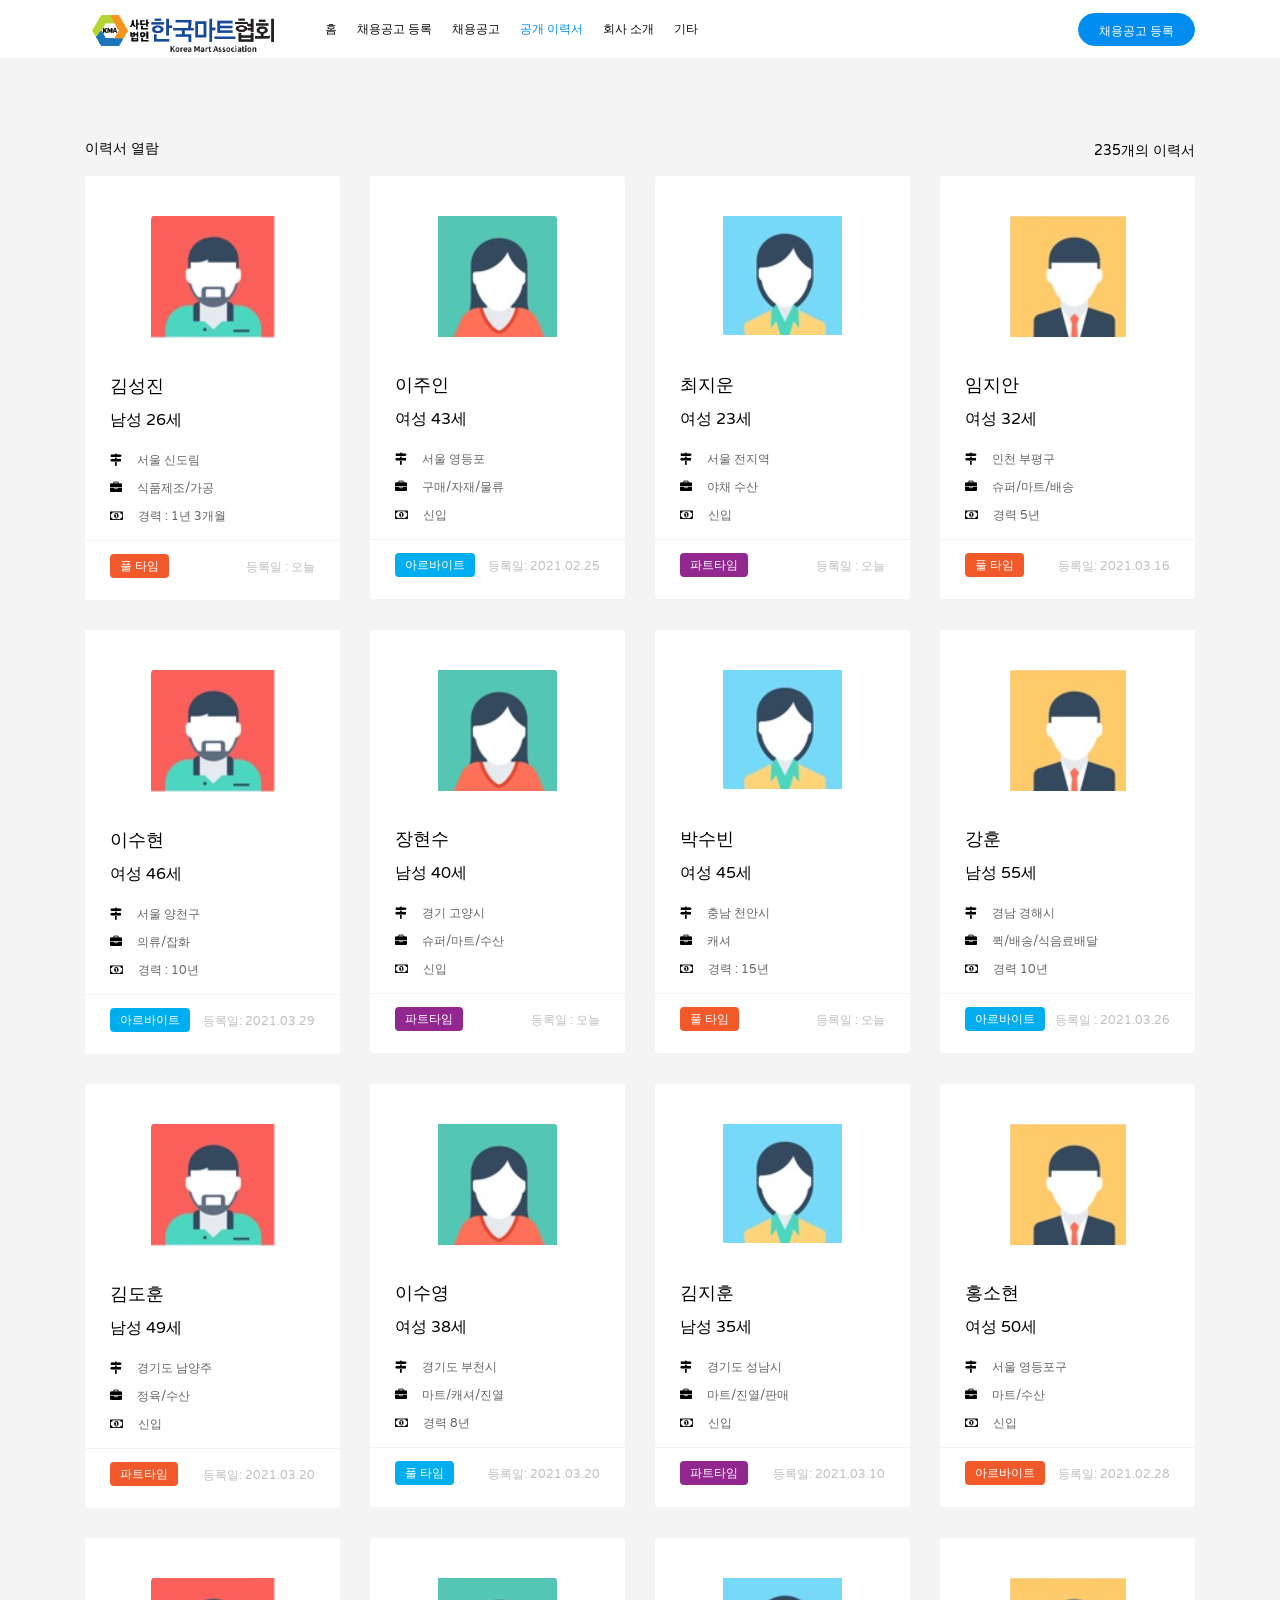
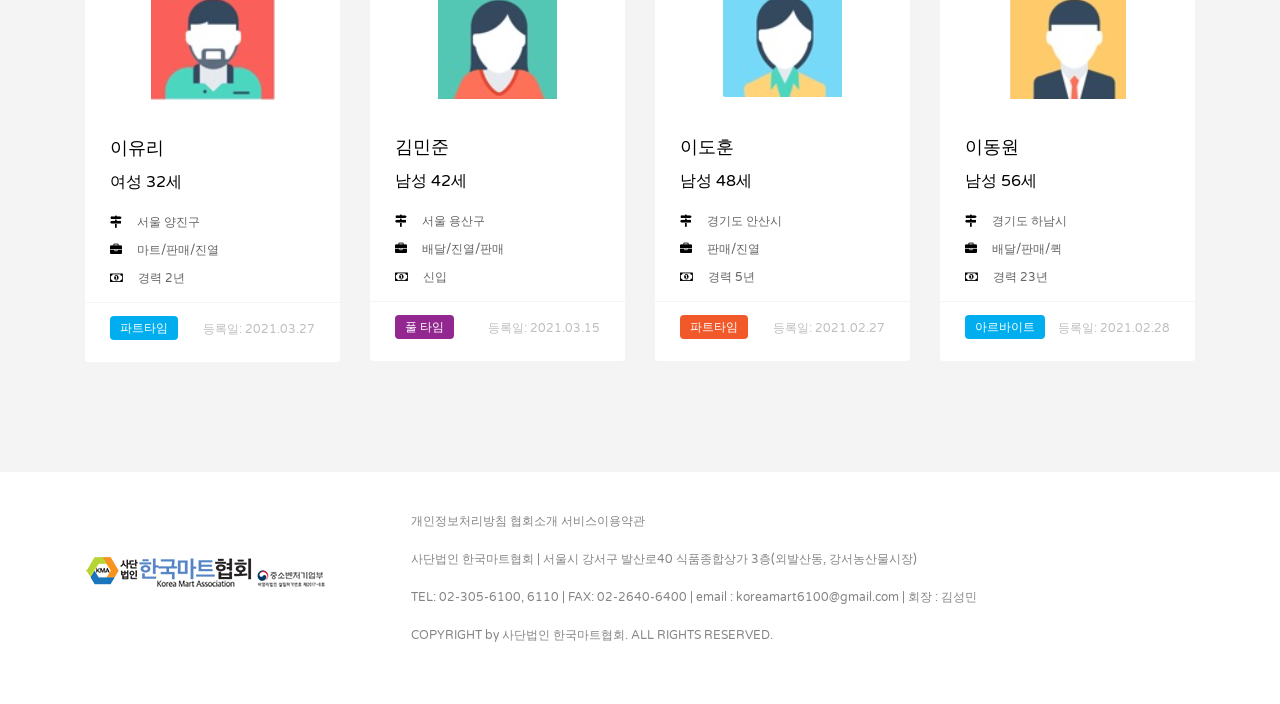
<file: listing_2.html>
<!DOCTYPE html>
<html lang="en">
    <head>
        <meta charset="utf-8" />
        <meta http-equiv="X-UA-Compatible" content="IE=edge" />
        <meta name="viewport" content="width=device-width, initial-scale=1" />
        <meta name="author" content="Theme Region" />
        <meta name="description" content="" />

        <title>마트협회 구인/구직</title>

        <!-- CSS -->
        <link rel="stylesheet" href="css/bootstrap.min.css" />
        <link rel="stylesheet" href="css/font-awesome.min.css" />
        <link rel="stylesheet" href="css/jquery-te.css" />
        <link rel="stylesheet" href="css/slick.css" />
        <link rel="stylesheet" href="css/main.css" />
        <link rel="stylesheet" href="css/responsive.css" />

        <!-- font -->
        <link href="https://fonts.googleapis.com/css?family=Varela+Round" rel="stylesheet" />

        <!-- icons -->
        <link rel="icon" href="images/ico/favicon.ico" />
        <link rel="apple-touch-icon" sizes="144x144" href="images/ico/apple-touch-icon-144-precomposed.png" />
        <link rel="apple-touch-icon" sizes="114x114" href="images/ico/apple-touch-icon-114-precomposed.png" />
        <link rel="apple-touch-icon" sizes="72x72" href="images/ico/apple-touch-icon-72-precomposed.png" />
        <link rel="apple-touch-icon" sizes="57x57" href="images/ico/apple-touch-icon-57-precomposed.png" />
        <!-- icons -->

        <!-- HTML5 shim and Respond.js for IE8 support of HTML5 elements and media queries -->
        <!-- WARNING: Respond.js doesn't work if you view the page via file:// -->
        <!--[if lt IE 9]>
            <script src="https://oss.maxcdn.com/html5shiv/3.7.2/html5shiv.min.js"></script>
            <script src="https://oss.maxcdn.com/respond/1.4.2/respond.min.js"></script>
        <![endif]-->
        <!-- Template Developed By ThemeRegion -->
    </head>
    <body>
        <header class="tr-header">
            <nav class="navbar navbar-expand-lg">
                <div class="container">
                    <div class="navbar-header">
                        <button class="navbar-toggler" type="button" data-toggle="collapse" data-target="#navbarNav" aria-controls="navbarNav" aria-expanded="false" aria-label="Toggle navigation">
                            <span class="navbar-toggler-icon"><i class="fa fa-align-justify"></i></span>
                        </button>
                        <a class="navbar-brand" href="index.html"><img class="img-fluid" src="images/martlogo.png" style="margin-bottom: 30px" alt="Logo" /></a>
                    </div>
                    <!-- /.navbar-header -->

                    <div class="collapse navbar-collapse" id="navbarNav">
                        <ul class="nav navbar-nav">
                            <li class="tr-dropdown"><a href="#">홈</a>
								<ul class="tr-dropdown-menu left tr-list fadeInUp" role="menu">
									<li><a href="index.html">홈페이지(비로그인)</a></li>
									<li><a href="index-user.html">홈(구직자 로그인)</a></li>
									<li><a href="index-mart.html">홈(고용주 로그인)</a></li>
								</ul>
							</li>
                            <li><a href="job-post.html">채용공고 등록</a></li>
                            <li><a href="listing.html">채용공고</a></li>
							<li class="tr-dropdown active"><a href="listing_2.html">공개 이력서</a></li>
                            <li><a href="job-details.html">회사 소개</a></li>
                            <!-- <li><a href="employee-profile.html">이력서 관리</a></li> -->
                            <li class="tr-dropdown">
                                <a href="#">기타</a>
                                <ul class="tr-dropdown-menu tr-list fadeInUp" role="menu">
                                    <li>
                                        <a href="employee-profile.html">구직자 프로필</a>
                                    </li>
                                    <li>
                                        <a href="employer-profile.html">고용주 프로필</a>
                                    </li>
                                    <!-- <li><a href="view-compnay.html">View Compnay</a></li>
							<li><a href="view-resume.html">View Resume</a></li>
							<li><a href="coming-soon.html">Coming Soon</a></li>
							<li><a href="notification.html">Notification</a></li>
							<li><a href="contact.html">Contact</a></li>
							<li><a href="pricing.html">Pricing</a></li>
							<li><a href="signup.html">Sign Up</a></li>
							<li><a href="signin.html">Sign In</a></li>
							<li><a href="500.html">500 Opsss</a></li>
							<li><a href="404.html">404 Error</a></li> -->
                                </ul>
                            </li>
                        </ul>
                    </div>

                    <div class="navbar-right">
                        <!-- <div class="dropdown tr-change-dropdown">
					<i class="fa fa-globe"></i>
					<a data-toggle="dropdown" href="#" aria-expanded="false"><span class="change-text">United Kingdom</span><i class="fa fa-angle-down"></i></a>
					<ul class="dropdown-menu tr-change tr-list">
						<li><a href="#">United Kingdom</a></li>
						<li><a href="#">United States</a></li>
						<li><a href="#">China</a></li>
						<li><a href="#">Russia</a></li>
					</ul>								
				</div>/.language-dropdown	 -->
                        <!-- <ul class="sign-in tr-list">
                            <li><i class="fa fa-user"></i></li>
                            <li><a href="signin.html">로그인</a></li>
                            <li><a href="signup.html">회원가입</a></li>
                        </ul> -->
                        <!-- /.sign-in -->

                        <a href="job-post.html" class="btn btn-primary">채용공고 등록</a>
                    </div>
                    <!-- /.nav-right -->
                </div>
                <!-- /.container -->
            </nav>
            <!-- /.navbar -->
        </header>
        <!-- /.tr-header -->

        <div class="jobs-listing section-padding">
            <div class="container">
                <div class="job-topbar">
                    <span class="pull-left">이력서 열람</span>
                    <ul class="nav nav-tabs job-tabs" role="tablist">
                        <li>235개의 이력서</li>
                    </ul>
                </div>

                <i class="far fa-calendar-alt"></i>
                <div class="tab-content tr-job-posted">
                    <div role="tabpanel" class="tab-pane fade show active" id="four-colum">
                        <div class="row">
                            <div class="col-md-6 col-lg-3">
                                <div class="job-item">
                                    <div class="item-overlay overlay-list2">
                                        <div class="job-info job-info2">
                                            <a href="#" class="btn btn-primary">풀 타임</a>
                                            <span class="tr-title">
                                                <a href="job-details.html">김성진</a>
                                                <span><a href="#">남성 26세</a></span>
                                            </span>
                                            <ul class="tr-list job-meta">
                                                <li><i class="fa fa-map-signs" aria-hidden="true"></i>서울 신도림</li>
                                                <li><i class="fa fa-briefcase" aria-hidden="true"></i>식품제조/가공</li>
                                                <li><i class="fa fa-money" aria-hidden="true"></i>경력 : 1년 3개월</li>
                                            </ul>
                                            <ul class="job-social tr-list listing-2">
                                                <li>
                                                    <a href="#"><i class="fa fa-bookmark-o" aria-hidden="true"></i></a>
                                                </li>
                                                <li>
                                                    <a href="job-details.html"><i class="fa fa-long-arrow-right" aria-hidden="true"></i></a>
                                                </li>
                                            </ul>
                                        </div>
                                    </div>
                                    <div class="job-info">
                                        <div class="company-logo resume-icon">
                                            <img src="images/test/test1.png" alt="images" class="img-fluid" />
                                        </div>
                                        <span class="tr-title">
                                            <a href="#">김성진</a>
                                            <span><a href="#">남성 26세</a></span>
                                        </span>
                                        <ul class="tr-list job-meta">
                                            <li>
                                                <span><i class="fa fa-map-signs" aria-hidden="true"></i></span>서울 신도림
                                            </li>
                                            <li>
                                                <span><i class="fa fa-briefcase" aria-hidden="true"></i></span>식품제조/가공
                                            </li>
                                            <li>
                                                <span><i class="fa fa-money" aria-hidden="true"></i></span>경력 : 1년 3개월
                                            </li>
                                        </ul>
                                        <div class="time">
                                            <a href="#"><span>풀 타임</span></a>
                                            <span class="pull-right">등록일 : 오늘</span>
                                        </div>
                                    </div>
                                </div>
                            </div>
                            <div class="col-md-6 col-lg-3">
                                <div class="job-item">
                                    <div class="item-overlay overlay-list2">
                                        <div class="job-info job-info2">
                                            <a href="#" class="btn btn-primary">아르바이트</a>
                                            <span class="tr-title">
                                                <a href="job-details.html">이주인</a>
                                                <span><a href="#">여성 43세</a></span>
                                            </span>
                                            <ul class="tr-list job-meta">
                                                <li><i class="fa fa-map-signs" aria-hidden="true"></i>서울 영등포</li>
                                                <li><i class="fa fa-briefcase" aria-hidden="true"></i>구매/자재/물류</li>
                                                <li><i class="fa fa-money" aria-hidden="true"></i>신입</li>
                                            </ul>
                                            <ul class="job-social tr-list listing-2">
                                                <li>
                                                    <a href="#"><i class="fa fa-bookmark-o" aria-hidden="true"></i></a>
                                                </li>
                                                <li>
                                                    <a href="job-details.html"><i class="fa fa-long-arrow-right" aria-hidden="true"></i></a>
                                                </li>
                                            </ul>
                                        </div>
                                    </div>
                                    <div class="job-info">
                                        <div class="company-logo resume-icon">
                                            <img src="images/test/test2.png" alt="images" class="img-fluid" />
                                        </div>
                                        <span class="tr-title">
                                            <a href="#">이주인</a>
                                            <span><a href="#">여성 43세</a></span>
                                        </span>
                                        <ul class="tr-list job-meta">
                                            <li>
                                                <span><i class="fa fa-map-signs" aria-hidden="true"></i></span>서울 영등포
                                            </li>
                                            <li>
                                                <span><i class="fa fa-briefcase" aria-hidden="true"></i></span>구매/자재/물류
                                            </li>
                                            <li>
                                                <span><i class="fa fa-money" aria-hidden="true"></i></span>신입
                                            </li>
                                        </ul>
                                        <div class="time">
                                            <a href="#"><span class="part-time">아르바이트</span></a>
                                            <span class="pull-right">등록일: 2021.02.25</span>
                                        </div>
                                    </div>
                                </div>
                            </div>
                            <div class="col-md-6 col-lg-3">
                                <div class="job-item">
                                    <div class="item-overlay overlay-list2">
                                        <div class="job-info job-info2">
                                            <a href="#" class="btn btn-primary">파트타임</a>
                                            <span class="tr-title">
                                                <a href="job-details.html">최지운</a>
                                                <span><a href="#">여성 23세</a></span>
                                            </span>
                                            <ul class="tr-list job-meta">
                                                <li><i class="fa fa-map-signs" aria-hidden="true"></i>서울 전지역</li>
                                                <li><i class="fa fa-briefcase" aria-hidden="true"></i>야채 수산</li>
                                                <li><i class="fa fa-money" aria-hidden="true"></i>신입</li>
                                            </ul>
                                            <ul class="job-social tr-list listing-2">
                                                <li>
                                                    <a href="#"><i class="fa fa-bookmark-o" aria-hidden="true"></i></a>
                                                </li>
                                                <li>
                                                    <a href="job-details.html"><i class="fa fa-long-arrow-right" aria-hidden="true"></i></a>
                                                </li>
                                            </ul>
                                        </div>
                                    </div>
                                    <div class="job-info">
                                        <div class="company-logo resume-icon">
                                            <img src="images/test/test3.png" alt="images" class="img-fluid" />
                                        </div>
                                        <span class="tr-title">
                                            <a href="#">최지운</a>
                                            <span><a href="#">여성 23세</a></span>
                                        </span>
                                        <ul class="tr-list job-meta">
                                            <li>
                                                <span><i class="fa fa-map-signs" aria-hidden="true"></i></span>서울 전지역
                                            </li>
                                            <li>
                                                <span><i class="fa fa-briefcase" aria-hidden="true"></i></span>야채 수산
                                            </li>
                                            <li>
                                                <span><i class="fa fa-money" aria-hidden="true"></i></span>신입
                                            </li>
                                        </ul>
                                        <div class="time">
                                            <a href="#"><span class="freelance">파트타임</span></a>
                                            <span class="pull-right">등록일 : 오늘</span>
                                        </div>
                                    </div>
                                </div>
                            </div>
                            <div class="col-md-6 col-lg-3">
                                <div class="job-item">
                                    <div class="item-overlay overlay-list2">
                                        <div class="job-info job-info2">
                                            <a href="#" class="btn btn-primary">풀 타임</a>
                                            <span class="tr-title">
                                                <a href="job-details.html">임지안</a>
                                                <span><a href="#">여성 32세</a></span>
                                            </span>
                                            <ul class="tr-list job-meta">
                                                <li><i class="fa fa-map-signs" aria-hidden="true"></i>인천 부평구</li>
                                                <li><i class="fa fa-briefcase" aria-hidden="true"></i>슈퍼/마트/배송</li>
                                                <li><i class="fa fa-money" aria-hidden="true"></i>경력 5년</li>
                                            </ul>
                                            <ul class="job-social tr-list listing-2">
                                                <li>
                                                    <a href="#"><i class="fa fa-bookmark-o" aria-hidden="true"></i></a>
                                                </li>
                                                <li>
                                                    <a href="job-details.html"><i class="fa fa-long-arrow-right" aria-hidden="true"></i></a>
                                                </li>
                                            </ul>
                                        </div>
                                    </div>
                                    <div class="job-info">
                                        <div class="company-logo resume-icon">
                                            <img src="images/test/test4.png" alt="images" class="img-fluid" />
                                        </div>
                                        <span class="tr-title">
                                            <a href="#">임지안</a>
                                            <span><a href="#">여성 32세</a></span>
                                        </span>
                                        <ul class="tr-list job-meta">
                                            <li>
                                                <span><i class="fa fa-map-signs" aria-hidden="true"></i></span>인천 부평구
                                            </li>
                                            <li>
                                                <span><i class="fa fa-briefcase" aria-hidden="true"></i></span>슈퍼/마트/배송
                                            </li>
                                            <li>
                                                <span><i class="fa fa-money" aria-hidden="true"></i></span>경력 5년
                                            </li>
                                        </ul>
                                        <div class="time">
                                            <a href="#"><span>풀 타임</span></a>
                                            <span class="pull-right">등록일: 2021.03.16</span>
                                        </div>
                                    </div>
                                </div>
                            </div>
                            <div class="col-md-6 col-lg-3">
                                <div class="job-item">
                                    <div class="item-overlay overlay-list2">
                                        <div class="job-info job-info2">
                                            <a href="#" class="btn btn-primary">아르바이트</a>
                                            <span class="tr-title">
                                                <a href="job-details.html">이수현</a>
                                                <span><a href="#">여성 46세</a></span>
                                            </span>
                                            <ul class="tr-list job-meta">
                                                <li><i class="fa fa-map-signs" aria-hidden="true"></i>서울 양천구</li>
                                                <li><i class="fa fa-briefcase" aria-hidden="true"></i>의류/잡화</li>
                                                <li><i class="fa fa-money" aria-hidden="true"></i>경력 : 10년</li>
                                            </ul>
                                            <ul class="job-social tr-list listing-2">
                                                <li>
                                                    <a href="#"><i class="fa fa-bookmark-o" aria-hidden="true"></i></a>
                                                </li>
                                                <li>
                                                    <a href="job-details.html"><i class="fa fa-long-arrow-right" aria-hidden="true"></i></a>
                                                </li>
                                            </ul>
                                        </div>
                                    </div>
                                    <div class="job-info">
                                        <div class="company-logo resume-icon">
                                            <img src="images/test/test1.png" alt="images" class="img-fluid" />
                                        </div>
                                        <span class="tr-title">
                                            <a href="#">이수현</a>
                                            <span><a href="#">여성 46세</a></span>
                                        </span>
                                        <ul class="tr-list job-meta">
                                            <li>
                                                <span><i class="fa fa-map-signs" aria-hidden="true"></i></span>서울 양천구
                                            </li>
                                            <li>
                                                <span><i class="fa fa-briefcase" aria-hidden="true"></i></span>의류/잡화
                                            </li>
                                            <li>
                                                <span><i class="fa fa-money" aria-hidden="true"></i></span>경력 : 10년
                                            </li>
                                        </ul>
                                        <div class="time">
                                            <a href="#"><span class="part-time">아르바이트</span></a>
                                            <span class="pull-right">등록일: 2021.03.29</span>
                                        </div>
                                    </div>
                                </div>
                            </div>
                            <div class="col-md-6 col-lg-3">
                                <div class="job-item">
                                    <div class="item-overlay overlay-list2">
                                        <div class="job-info job-info2">
                                            <a href="#" class="btn btn-primary">파트타임</a>
                                            <span class="tr-title">
                                                <a href="job-details.html">장현수</a>
                                                <span><a href="#">남성 40세</a></span>
                                            </span>
                                            <ul class="tr-list job-meta">
                                                <li><i class="fa fa-map-signs" aria-hidden="true"></i>경기 고양시</li>
                                                <li><i class="fa fa-briefcase" aria-hidden="true"></i>슈퍼/마트/수산</li>
                                                <li><i class="fa fa-money" aria-hidden="true"></i>신입</li>
                                            </ul>
                                            <ul class="job-social tr-list listing-2">
                                                <li>
                                                    <a href="#"><i class="fa fa-bookmark-o" aria-hidden="true"></i></a>
                                                </li>
                                                <li>
                                                    <a href="job-details.html"><i class="fa fa-long-arrow-right" aria-hidden="true"></i></a>
                                                </li>
                                            </ul>
                                        </div>
                                    </div>
                                    <div class="job-info">
                                        <div class="company-logo resume-icon">
                                            <img src="images/test/test2.png" alt="images" class="img-fluid" />
                                        </div>
                                        <span class="tr-title">
                                            <a href="#">장현수</a>
                                            <span><a href="#">남성 40세</a></span>
                                        </span>
                                        <ul class="tr-list job-meta">
                                            <li>
                                                <span><i class="fa fa-map-signs" aria-hidden="true"></i></span>경기 고양시
                                            </li>
                                            <li>
                                                <span><i class="fa fa-briefcase" aria-hidden="true"></i></span>슈퍼/마트/수산
                                            </li>
                                            <li>
                                                <span><i class="fa fa-money" aria-hidden="true"></i></span>신입
                                            </li>
                                        </ul>
                                        <div class="time">
                                            <a href="#"><span class="freelance">파트타임</span></a>
                                            <span class="pull-right">등록일 : 오늘</span>
                                        </div>
                                    </div>
                                </div>
                            </div>
                            <div class="col-md-6 col-lg-3">
                                <div class="job-item">
                                    <div class="item-overlay overlay-list2">
                                        <div class="job-info job-info2">
                                            <a href="#" class="btn btn-primary">풀 타임</a>
                                            <span class="tr-title">
                                                <a href="job-details.html">박수빈</a>
                                                <span><a href="#">여성 45세</a></span>
                                            </span>
                                            <ul class="tr-list job-meta">
                                                <li><i class="fa fa-map-signs" aria-hidden="true"></i>충남 천안시</li>
                                                <li><i class="fa fa-briefcase" aria-hidden="true"></i>캐셔</li>
                                                <li><i class="fa fa-money" aria-hidden="true"></i>경력 : 15년</li>
                                            </ul>
                                            <ul class="job-social tr-list listing-2">
                                                <li>
                                                    <a href="#"><i class="fa fa-bookmark-o" aria-hidden="true"></i></a>
                                                </li>
                                                <li>
                                                    <a href="job-details.html"><i class="fa fa-long-arrow-right" aria-hidden="true"></i></a>
                                                </li>
                                            </ul>
                                        </div>
                                    </div>
                                    <div class="job-info">
                                        <div class="company-logo resume-icon">
                                            <img src="images/test/test3.png" alt="images" class="img-fluid" />
                                        </div>
                                        <span class="tr-title">
                                            <a href="#">박수빈</a>
                                            <span><a href="#">여성 45세</a></span>
                                        </span>
                                        <ul class="tr-list job-meta">
                                            <li>
                                                <span><i class="fa fa-map-signs" aria-hidden="true"></i></span>충남 천안시
                                            </li>
                                            <li>
                                                <span><i class="fa fa-briefcase" aria-hidden="true"></i></span>캐셔
                                            </li>
                                            <li>
                                                <span><i class="fa fa-money" aria-hidden="true"></i></span>경력 : 15년
                                            </li>
                                        </ul>
                                        <div class="time">
                                            <a href="#"><span>풀 타임</span></a>
                                            <span class="pull-right">등록일 : 오늘</span>
                                        </div>
                                    </div>
                                </div>
                            </div>
                            <div class="col-md-6 col-lg-3">
                                <div class="job-item">
                                    <div class="item-overlay overlay-list2">
                                        <div class="job-info job-info2">
                                            <a href="#"><span class="btn btn-primary">아르바이트</span></a>
                                            <span class="tr-title">
                                                <a href="job-details.html">강훈</a>
                                                <span><a href="#">남성 55세</a></span>
                                            </span>
                                            <ul class="tr-list job-meta">
                                                <li><i class="fa fa-map-signs" aria-hidden="true"></i>경남 경해시</li>
                                                <li><i class="fa fa-briefcase" aria-hidden="true"></i>퀵/배송/식음료배달</li>
                                                <li><i class="fa fa-money" aria-hidden="true"></i>경력 10년</li>
                                            </ul>
                                            <ul class="job-social tr-list listing-2">
                                                <li>
                                                    <a href="#"><i class="fa fa-bookmark-o" aria-hidden="true"></i></a>
                                                </li>
                                                <li>
                                                    <a href="job-details.html"><i class="fa fa-long-arrow-right" aria-hidden="true"></i></a>
                                                </li>
                                            </ul>
                                        </div>
                                    </div>
                                    <div class="job-info">
                                        <div class="company-logo resume-icon">
                                            <img src="images/test/test4.png" alt="images" class="img-fluid" />
                                        </div>
                                        <span class="tr-title">
                                            <a href="#">강훈</a>
                                            <span><a href="#">남성 55세</a></span>
                                        </span>
                                        <ul class="tr-list job-meta">
                                            <li>
                                                <span><i class="fa fa-map-signs" aria-hidden="true"></i></span>경남 경해시
                                            </li>
                                            <li>
                                                <span><i class="fa fa-briefcase" aria-hidden="true"></i></span>퀵/배송/식음료배달
                                            </li>
                                            <li>
                                                <span><i class="fa fa-money" aria-hidden="true"></i></span>경력 10년
                                            </li>
                                        </ul>
                                        <div class="time">
                                            <a href="#"><span class="part-time">아르바이트</span></a>
                                            <span class="pull-right">등록일 : 2021.03.26</span>
                                        </div>
                                    </div>
                                </div>
                            </div>
                            <div class="col-md-6 col-lg-3">
                                <div class="job-item">
                                    <div class="item-overlay overlay-list2">
                                        <div class="job-info job-info2">
                                            <a href="#" class="btn btn-primary">파트타임</a>
                                            <span class="tr-title">
                                                <a href="job-details.html">김도훈</a>
                                                <span><a href="#">남성 49세</a></span>
                                            </span>
                                            <ul class="tr-list job-meta">
                                                <li><i class="fa fa-map-signs" aria-hidden="true"></i>경기도 남양주</li>
                                                <li><i class="fa fa-briefcase" aria-hidden="true"></i>정육/수산</li>
                                                <li><i class="fa fa-money" aria-hidden="true"></i>신입</li>
                                            </ul>
                                            <ul class="job-social tr-list listing-2">
                                                <li>
                                                    <a href="#"><i class="fa fa-bookmark-o" aria-hidden="true"></i></a>
                                                </li>
                                                <li>
                                                    <a href="job-details.html"><i class="fa fa-long-arrow-right" aria-hidden="true"></i></a>
                                                </li>
                                            </ul>
                                        </div>
                                    </div>
                                    <div class="job-info">
                                        <div class="company-logo resume-icon">
                                            <img src="images/test/test1.png" alt="images" class="img-fluid" />
                                        </div>
                                        <span class="tr-title">
                                            <a href="#">김도훈</a>
                                            <span><a href="#">남성 49세</a></span>
                                        </span>
                                        <ul class="tr-list job-meta">
                                            <li>
                                                <span><i class="fa fa-map-signs" aria-hidden="true"></i></span>경기도 남양주
                                            </li>
                                            <li>
                                                <span><i class="fa fa-briefcase" aria-hidden="true"></i></span>정육/수산
                                            </li>
                                            <li>
                                                <span><i class="fa fa-money" aria-hidden="true"></i></span>신입
                                            </li>
                                        </ul>
                                        <div class="time">
                                            <a href="#"><span>파트타임</span></a>
                                            <span class="pull-right">등록일: 2021.03.20</span>
                                        </div>
                                    </div>
                                </div>
                            </div>
                            <div class="col-md-6 col-lg-3">
                                <div class="job-item">
                                    <div class="item-overlay overlay-list2">
                                        <div class="job-info job-info2">
                                            <a href="#" class="btn btn-primary">풀 타임</a>
                                            <span class="tr-title">
                                                <a href="job-details.html">이수영</a>
                                                <span><a href="#">여성 38세</a></span>
                                            </span>
                                            <ul class="tr-list job-meta">
                                                <li><i class="fa fa-map-signs" aria-hidden="true"></i>경기도 부천시</li>
                                                <li><i class="fa fa-briefcase" aria-hidden="true"></i>마트/캐셔/진열</li>
                                                <li><i class="fa fa-money" aria-hidden="true"></i>경력 8년</li>
                                            </ul>
                                            <ul class="job-social tr-list listing-2">
                                                <li>
                                                    <a href="#"><i class="fa fa-bookmark-o" aria-hidden="true"></i></a>
                                                </li>
                                                <li>
                                                    <a href="job-details.html"><i class="fa fa-long-arrow-right" aria-hidden="true"></i></a>
                                                </li>
                                            </ul>
                                        </div>
                                    </div>
                                    <div class="job-info">
                                        <div class="company-logo resume-icon">
                                            <img src="images/test/test2.png" alt="images" class="img-fluid" />
                                        </div>
                                        <span class="tr-title">
                                            <a href="#">이수영</a>
                                            <span><a href="#">여성 38세</a></span>
                                        </span>
                                        <ul class="tr-list job-meta">
                                            <li>
                                                <span><i class="fa fa-map-signs" aria-hidden="true"></i></span>경기도 부천시
                                            </li>
                                            <li>
                                                <span><i class="fa fa-briefcase" aria-hidden="true"></i></span>마트/캐셔/진열
                                            </li>
                                            <li>
                                                <span><i class="fa fa-money" aria-hidden="true"></i></span>경력 8년
                                            </li>
                                        </ul>
                                        <div class="time">
                                            <a href="#"><span class="part-time">풀 타임</span></a>
                                            <span class="pull-right">등록일: 2021.03.20</span>
                                        </div>
                                    </div>
                                </div>
                            </div>
                            <div class="col-md-6 col-lg-3">
                                <div class="job-item">
                                    <div class="item-overlay overlay-list2">
                                        <div class="job-info job-info2">
                                            <a href="#" class="btn btn-primary">파트타임</a>
                                            <span class="tr-title">
                                                <a href="job-details.html">김지훈</a>
                                                <span><a href="#">남성 35세</a></span>
                                            </span>
                                            <ul class="tr-list job-meta">
                                                <li><i class="fa fa-map-signs" aria-hidden="true"></i>경기도 성남시</li>
                                                <li><i class="fa fa-briefcase" aria-hidden="true"></i>마트/진열/판매</li>
                                                <li><i class="fa fa-money" aria-hidden="true"></i>신입</li>
                                            </ul>
                                            <ul class="job-social tr-list listing-2">
                                                <li>
                                                    <a href="#"><i class="fa fa-bookmark-o" aria-hidden="true"></i></a>
                                                </li>
                                                <li>
                                                    <a href="job-details.html"><i class="fa fa-long-arrow-right" aria-hidden="true"></i></a>
                                                </li>
                                            </ul>
                                        </div>
                                    </div>
                                    <div class="job-info">
                                        <div class="company-logo resume-icon">
                                            <img src="images/test/test3.png" alt="images" class="img-fluid" />
                                        </div>
                                        <span class="tr-title">
                                            <a href="#">김지훈</a>
                                            <span><a href="#">남성 35세</a></span>
                                        </span>
                                        <ul class="tr-list job-meta">
                                            <li>
                                                <span><i class="fa fa-map-signs" aria-hidden="true"></i></span>경기도 성남시
                                            </li>
                                            <li>
                                                <span><i class="fa fa-briefcase" aria-hidden="true"></i></span>마트/진열/판매
                                            </li>
                                            <li>
                                                <span><i class="fa fa-money" aria-hidden="true"></i></span>신입
                                            </li>
                                        </ul>
                                        <div class="time">
                                            <a href="#"><span class="freelance">파트타임</span></a>
                                            <span class="pull-right">등록일: 2021.03.10</span>
                                        </div>
                                    </div>
                                </div>
                            </div>
                            <div class="col-md-6 col-lg-3">
                                <div class="job-item">
                                    <div class="item-overlay overlay-list2">
                                        <div class="job-info job-info2">
                                            <a href="#" class="btn btn-primary">아르바이트</a>
                                            <span class="tr-title">
                                                <a href="job-details.html">홍소현</a>
                                                <span><a href="#">여성 50세</a></span>
                                            </span>
                                            <ul class="tr-list job-meta">
                                                <li><i class="fa fa-map-signs" aria-hidden="true"></i>서울 영등포구</li>
                                                <li><i class="fa fa-briefcase" aria-hidden="true"></i>마트/수산</li>
                                                <li><i class="fa fa-money" aria-hidden="true"></i>신입</li>
                                            </ul>
                                            <ul class="job-social tr-list listing-2">
                                                <li>
                                                    <a href="#"><i class="fa fa-bookmark-o" aria-hidden="true"></i></a>
                                                </li>
                                                <li>
                                                    <a href="job-details.html"><i class="fa fa-long-arrow-right" aria-hidden="true"></i></a>
                                                </li>
                                            </ul>
                                        </div>
                                    </div>
                                    <div class="job-info">
                                        <div class="company-logo resume-icon">
                                            <img src="images/test/test4.png" alt="images" class="img-fluid" />
                                        </div>
                                        <span class="tr-title">
                                            <a href="#">홍소현</a>
                                            <span><a href="#">여성 50세</a></span>
                                        </span>
                                        <ul class="tr-list job-meta">
                                            <li>
                                                <span><i class="fa fa-map-signs" aria-hidden="true"></i></span>서울 영등포구
                                            </li>
                                            <li>
                                                <span><i class="fa fa-briefcase" aria-hidden="true"></i></span>마트/수산
                                            </li>
                                            <li>
                                                <span><i class="fa fa-money" aria-hidden="true"></i></span>신입
                                            </li>
                                        </ul>
                                        <div class="time">
                                            <a href="#"><span>아르바이트</span></a>
                                            <span class="pull-right">등록일: 2021.02.28</span>
                                        </div>
                                    </div>
                                </div>
                            </div>
                            <div class="col-md-6 col-lg-3">
                                <div class="job-item">
                                    <div class="item-overlay overlay-list2">
                                        <div class="job-info job-info2">
                                            <a href="#" class="btn btn-primary">파트타임</a>
                                            <span class="tr-title">
                                                <a href="job-details.html">이유리</a>
                                                <span><a href="#">여성 32세</a></span>
                                            </span>
                                            <ul class="tr-list job-meta">
                                                <li><i class="fa fa-map-signs" aria-hidden="true"></i>서울 양진구</li>
                                                <li><i class="fa fa-briefcase" aria-hidden="true"></i>마트/판매/진열</li>
                                                <li><i class="fa fa-money" aria-hidden="true"></i>경력 2년</li>
                                            </ul>
                                            <ul class="job-social tr-list listing-2">
                                                <li>
                                                    <a href="#"><i class="fa fa-bookmark-o" aria-hidden="true"></i></a>
                                                </li>
                                                <li>
                                                    <a href="job-details.html"><i class="fa fa-long-arrow-right" aria-hidden="true"></i></a>
                                                </li>
                                            </ul>
                                        </div>
                                    </div>
                                    <div class="job-info">
                                        <div class="company-logo resume-icon">
                                            <img src="images/test/test1.png" alt="images" class="img-fluid" />
                                        </div>
                                        <span class="tr-title">
                                            <a href="#">이유리</a>
                                            <span><a href="#">여성 32세</a></span>
                                        </span>
                                        <ul class="tr-list job-meta">
                                            <li>
                                                <span><i class="fa fa-map-signs" aria-hidden="true"></i></span>서울 양진구
                                            </li>
                                            <li>
                                                <span><i class="fa fa-briefcase" aria-hidden="true"></i></span>마트/판매/진열
                                            </li>
                                            <li>
                                                <span><i class="fa fa-money" aria-hidden="true"></i></span>경력 2년
                                            </li>
                                        </ul>
                                        <div class="time">
                                            <a href="#"><span class="part-time">파트타임</span></a>
                                            <span class="pull-right">등록일: 2021.03.27</span>
                                        </div>
                                    </div>
                                </div>
                            </div>
                            <div class="col-md-6 col-lg-3">
                                <div class="job-item">
                                    <div class="item-overlay overlay-list2">
                                        <div class="job-info job-info2">
                                            <a href="#" class="btn btn-primary">풀 타임</a>
                                            <span class="tr-title">
                                                <a href="job-details.html">김민준</a>
                                                <span><a href="#">남성 42세</a></span>
                                            </span>
                                            <ul class="tr-list job-meta">
                                                <li><i class="fa fa-map-signs" aria-hidden="true"></i>서울 용산구</li>
                                                <li><i class="fa fa-briefcase" aria-hidden="true"></i>배달/진열/판매</li>
                                                <li><i class="fa fa-money" aria-hidden="true"></i>신입</li>
                                            </ul>
                                            <ul class="job-social tr-list listing-2">
                                                <li>
                                                    <a href="#"><i class="fa fa-bookmark-o" aria-hidden="true"></i></a>
                                                </li>
                                                <li>
                                                    <a href="job-details.html"><i class="fa fa-long-arrow-right" aria-hidden="true"></i></a>
                                                </li>
                                            </ul>
                                        </div>
                                    </div>
                                    <div class="job-info">
                                        <div class="company-logo resume-icon">
                                            <img src="images/test/test2.png" alt="images" class="img-fluid" />
                                        </div>
                                        <span class="tr-title">
                                            <a href="#">김민준</a>
                                            <span><a href="#">남성 42세</a></span>
                                        </span>
                                        <ul class="tr-list job-meta">
                                            <li>
                                                <span><i class="fa fa-map-signs" aria-hidden="true"></i></span>서울 용산구
                                            </li>
                                            <li>
                                                <span><i class="fa fa-briefcase" aria-hidden="true"></i></span>배달/진열/판매
                                            </li>
                                            <li>
                                                <span><i class="fa fa-money" aria-hidden="true"></i></span>신입
                                            </li>
                                        </ul>
                                        <div class="time">
                                            <a href="#"><span class="freelance">풀 타임</span></a>
                                            <span class="pull-right">등록일: 2021.03.15</span>
                                        </div>
                                    </div>
                                </div>
                            </div>
                            <div class="col-md-6 col-lg-3">
                                <div class="job-item">
                                    <div class="item-overlay overlay-list2">
                                        <div class="job-info job-info2">
                                            <a href="#" class="btn btn-primary">파트타임</a>
                                            <span class="tr-title">
                                                <a href="job-details.html">이도훈</a>
                                                <span><a href="#">남성 48세</a></span>
                                            </span>
                                            <ul class="tr-list job-meta">
                                                <li><i class="fa fa-map-signs" aria-hidden="true"></i>경기도 안산시</li>
                                                <li><i class="fa fa-briefcase" aria-hidden="true"></i>판매/진열</li>
                                                <li><i class="fa fa-money" aria-hidden="true"></i>경력 5년</li>
                                            </ul>
                                            <ul class="job-social tr-list listing-2">
                                                <li>
                                                    <a href="#"><i class="fa fa-bookmark-o" aria-hidden="true"></i></a>
                                                </li>
                                                <li>
                                                    <a href="job-details.html"><i class="fa fa-long-arrow-right" aria-hidden="true"></i></a>
                                                </li>
                                            </ul>
                                        </div>
                                    </div>
                                    <div class="job-info">
                                        <div class="company-logo resume-icon">
                                            <img src="images/test/test3.png" alt="images" class="img-fluid" />
                                        </div>
                                        <span class="tr-title">
                                            <a href="#">이도훈</a>
                                            <span><a href="#">남성 48세</a></span>
                                        </span>
                                        <ul class="tr-list job-meta">
                                            <li>
                                                <span><i class="fa fa-map-signs" aria-hidden="true"></i></span>경기도 안산시
                                            </li>
                                            <li>
                                                <span><i class="fa fa-briefcase" aria-hidden="true"></i></span>판매/진열
                                            </li>
                                            <li>
                                                <span><i class="fa fa-money" aria-hidden="true"></i></span>경력 5년
                                            </li>
                                        </ul>
                                        <div class="time">
                                            <a href="#"><span>파트타임</span></a>
                                            <span class="pull-right">등록일: 2021.02.27</span>
                                        </div>
                                    </div>
                                </div>
                            </div>
                            <div class="col-md-6 col-lg-3">
                                <div class="job-item">
                                    <div class="item-overlay overlay-list2">
                                        <div class="job-info job-info2">
                                            <a href="#"><span class="btn btn-primary">아르바이트</span></a>
                                            <span class="tr-title">
                                                <a href="job-details.html">이동원</a>
                                                <span><a href="#">남성 56세</a></span>
                                            </span>
                                            <ul class="tr-list job-meta">
                                                <li><i class="fa fa-map-signs" aria-hidden="true"></i>경기도 하남시</li>
                                                <li><i class="fa fa-briefcase" aria-hidden="true"></i>배달/판매/퀵</li>
                                                <li><i class="fa fa-money" aria-hidden="true"></i>경력 23년</li>
                                            </ul>
                                            <ul class="job-social tr-list listing-2">
                                                <li>
                                                    <a href="#"><i class="fa fa-bookmark-o" aria-hidden="true"></i></a>
                                                </li>
                                                <li>
                                                    <a href="job-details.html"><i class="fa fa-long-arrow-right" aria-hidden="true"></i></a>
                                                </li>
                                            </ul>
                                        </div>
                                    </div>
                                    <div class="job-info">
                                        <div class="company-logo resume-icon">
                                            <img src="images/test/test4.png" alt="images" class="img-fluid" />
                                        </div>
                                        <span class="tr-title">
                                            <a href="#">이동원</a>
                                            <span><a href="#">남성 56세</a></span>
                                        </span>
                                        <ul class="tr-list job-meta">
                                            <li>
                                                <span><i class="fa fa-map-signs" aria-hidden="true"></i></span>경기도 하남시
                                            </li>
                                            <li>
                                                <span><i class="fa fa-briefcase" aria-hidden="true"></i></span>배달/판매/퀵
                                            </li>
                                            <li>
                                                <span><i class="fa fa-money" aria-hidden="true"></i></span>경력 23년
                                            </li>
                                        </ul>
                                        <div class="time">
                                            <a href="#"><span class="part-time">아르바이트</span></a>
                                            <span class="pull-right">등록일: 2021.02.28</span>
                                        </div>
                                    </div>
                                </div>
                            </div>
                        </div>
                        <!-- /.row -->
                    </div>
                    <!-- /.tab-pane -->
                </div>
                <!-- /.tab-content -->
            </div>
            <!-- /.container -->
        </div>
        <!-- /.jobs-listing -->

        <div class="footer">
            <div class="footer-top" style="padding: 40px 0">
                <div class="container">
                    <div class="row">
                        <div class="col-sm-3 center-block">
                            <img src="images/others/ft_logo.png" style="padding-top: 15%" />
                        </div>
                        <!-- /.col-sm-3 -->
                        <div class="col-sm-9">
                            <div class="footer-widget">
                                <ul class="tr-list" style="font-size: 12px; padding-left: 5%">
                                    <li>개인정보처리방침 협회소개 서비스이용약관</li>
                                    <li>사단법인 한국마트협회 | 서울시 강서구 발산로40 식품종합상가 3층(외발산동, 강서농산물시장)</li>
                                    <li>TEL: 02-305-6100, 6110 | FAX: 02-2640-6400 | email : koreamart6100@gmail.com | 회장 : 김성민</li>
                                    <li>COPYRIGHT by 사단법인 한국마트협회. ALL RIGHTS RESERVED.</li>
                                </ul>
                            </div>
                        </div>
                    </div>
                    <!-- /.row -->
                </div>
                <!-- /.container -->
            </div>
            <!-- /.footer-top -->
        </div>
        <!-- /.footer -->

        <!-- JS -->
        <script src="js/jquery.min.js"></script>
        <script src="js/popper.min.js"></script>
        <script src="js/bootstrap.min.js"></script>
        <script src="js/inview.min.js"></script>
        <script src="js/counterup.min.js"></script>
        <script src="js/waypoints.min.js"></script>
        <script src="js/slick.min.js"></script>
        <script src="js/jquery-te.min.js"></script>
        <script src="https://maps.google.com/maps/api/js?sensor=true"></script>
        <script src="js/gmaps.min.js"></script>
        <script src="js/main.js"></script>
    </body>
</html>
</file>
<file: css/main.css>
/*
	Template Name: Seeker
    Template URL: http://demo.themeregion.com/seeker
	Author: Theme Region
	Author URI : http://www.themeregion.com/
    Version: 1.0
    Description: HTML5 Responsive Job Portal Template.
	Tag: HTML5, CSS3, jQuery, Responsive Template.
*/

/* Table of Contents
==================================================
# Global 
# Header 
# Tr Banner 
# Tr Category 
# Tr Cta 
# Tr Job Post 
# Tr Steps 
# Tr Recent News 
# Tr Testimonial 
# Tr Fun Fact
# Tr Download App 
# Job Details 
# Tr Sidebar 
# User Account 
# Account Info 
# Edit Resume 
# Apply Job 
# archived-job 
# Close Account 
# Open Role 
# Tr Found
# Tr Coming Soon 
# Gmap 
# Tr Pricing 
# Tr Notification 
# Footer 
# Extra CSS 

==================================================

*/

/* ==========================================================================
 	Global
 ========================================================================== */
/* ==============================    Y D H 수정   =================================== */
.listing-2 {
    float: right;
}
.tr-title a {
    font-size: 18px !important;
    line-height: 2 !important;
}
.tr-title span a {
    font-size: 16px !important;
}
.tr-list li .fa-clock-o {
    margin-right: 18px;
}
.item-overlay .job-info span {
    color: #fff;
}
.resume-icon {
    text-align: center;
}
.job-info2 {
    margin-top: 50px;
    margin-bottom: 15px;
}
/* 지원리스트 */
.left-content .division a {
    color: rgb(119, 119, 119) !important;
    font-size: 14px !important;
}
.resume-content {
    margin-left: 20px;
}
.resume-content .resume-name a:first-child {
    margin-right: 10px;
}

.resume-tag {
    float: left;
}
.right-content .applied1 {
    color: #646464 !important;
}
.resume-content-r {
    margin-top: 2%;
}
/* 수정 끝 YDH */
html,
body {
    font-weight: normal;
    overflow-x: hidden;
    color: #7b7b7b;
    font-size: 14px;
    background-color: #f5f4f5;
    -webkit-font-smoothing: antialiased;
    font-family: "Varela Round", sans-serif;
}

h1,
h2,
h3,
h4,
h5,
h6 {
    font-family: "Varela Round", sans-serif;
    font-weight: normal;
}

.tr-list {
    margin: 0;
    padding: 0;
    list-style: none;
}

a,
a:hover,
a:focus,
input:focus {
    text-decoration: none;
    outline: none;
    color: #008def;
}

a:hover {
    color: #008def;
}

a:active,
a:focus,
button:focus,
.btn:focus,
input:focus,
textarea:focus,
select:focus,
.form-control,
.form-control:focus {
    outline: none !important;
    text-decoration: none !important;
    box-shadow: none !important;
}

.section-title h1 {
    font-size: 24px;
    color: #505050;
    text-align: center;
    text-transform: uppercase;
    margin: 0 0 45px;
}

.bg-image {
    background-size: cover;
    background-position: center;
    background-repeat: no-repeat;
}

.section-padding {
    padding: 80px 0;
}

.page-content {
    margin: 80px 0;
}

.btn {
    color: #fff;
    padding: 8px 20px 5px;
    border-radius: 30px;
    font-size: 14px;
    position: relative;
    z-index: 1;
    overflow: hidden;
}

.btn.btn-primary {
    padding: 8px 20px 5px;
    text-transform: uppercase;
    background-color: #008def;
    border-color: #008def;
}

.btn i {
    float: left;
    font-size: 20px;
    margin-right: 10px;
}

.btn.button-send {
    margin-right: 10px;
    background-color: #8322cb;
    border-color: #8322cb;
}

.btn.button-send:hover {
    color: #8322cb;
}

.btn:before {
    position: absolute;
    content: "";
    top: 0;
    right: -100%;
    width: 100%;
    height: 100%;
    background-color: #fff;
    z-index: -1;
}

.btn:hover:before {
    right: 0;
}

.btn:hover {
    color: #008def;
}

.btn:focus {
    border-color: #008def;
}

.section-before {
    position: relative;
    z-index: 1;
}

.section-before:before {
    position: absolute;
    content: "";
    top: 0;
    left: 0;
    width: 100%;
    height: 100%;
    /* background-color: rgba(44, 55, 62, 0.8); */
    background-image: url(../images/bg/05.jpg);
    background-repeat: round;
    background-position: initial;
    z-index: -1;
}

.section {
    padding: 40px;
    overflow: hidden;
    background-color: #fff;
    margin-bottom: 30px;
    border-radius: 4px;
}

.tr-title {
    color: #000;
    display: block;
    font-size: 18px;
    font-weight: 500;
    margin-bottom: 20px;
}

.form-control {
    height: 45px;
    font-size: 14px;
    padding: 5px 20px;
    color: #2d3038;
    margin-bottom: 20px;
    border: 1px solid #e8e6e8;
    background-color: #faf7fa;
}

.form-control:focus {
    color: #2d3038;
    border-color: #008def;
}

.title-after {
    padding-bottom: 15px;
    position: relative;
}

.title-after:before {
    position: absolute;
    content: "";
    bottom: 0;
    left: -50px;
    width: 150%;
    height: 1px;
    background-color: #f5f4f5;
}

.user-title h1 {
    font-size: 48px;
    margin: 0;
}

.bookmark .remove-icon {
    position: absolute;
    top: -10px;
    right: -10px;
    width: 40px;
    height: 40px;
    line-height: 40px;
    color: #fff;
    font-size: 18px;
    text-align: center;
    background-color: #e6e3e6;
    border-radius: 100%;
    z-index: 99999;
}

.remove-icon {
    cursor: pointer;
}

.bookmark .remove-icon:hover {
    background-color: #008def;
}

.jqte_editor {
    resize: none;
}

/* tr-breadcrumb */

.tr-breadcrumb {
    color: #fff;
    padding: 100px 0;
    overflow: hidden;
    background-image: url(../images/bg/banner.jpg);
}

.page-title h1 {
    font-size: 48px;
    margin: 0;
    text-transform: capitalize;
}

.tr-breadcrumb .job-meta {
    margin-top: 20px;
}

.breadcrumb {
    padding: 0;
    border: 0;
    font-size: 18px;
    margin-bottom: 0;
    display: block;
    background-color: transparent;
}

.breadcrumb > li {
    display: inline-block;
}

.breadcrumb > li + li:before {
    padding: 0 5px;
    color: #ccc;
    content: "/\00a0";
}

.breadcrumb li.active,
.breadcrumb li a,
.breadcrumb > li + li:before,
.tr-breadcrumb .job-meta li,
.tr-breadcrumb .job-meta li a {
    color: #fff;
}

.breadcrumb-logo img,
.user-image img {
    width: 100%;
    height: 100%;
    display: inline-block;
}

.user-image,
.breadcrumb-logo {
    width: 130px;
    height: 130px;
    overflow: hidden;
    display: inline-block;
    border-radius: 100%;
    margin-bottom: 30px;
}

.user-image {
    border: 8px solid #fff;
}

.tr-breadcrumb .job-meta li {
    font-size: 14px;
    display: inline-block;
    margin-right: 15px;
}

.tr-breadcrumb .job-meta li:last-child {
    margin-right: 0;
}

.breadcrumb-social {
    margin-top: 35px;
}

.breadcrumb-social li {
    display: inline-block;
    font-size: 18px;
    margin-right: 10px;
}

.breadcrumb-social li:last-child {
    margin-right: -0px;
}

.breadcrumb-social li a i {
    color: #fff;
    display: block;
    width: 40px;
    height: 40px;
    line-height: 40px;
    border-radius: 100%;
}

.breadcrumb-social li a {
    display: block;
    position: relative;
    z-index: 9;
}

.breadcrumb-social span,
.button-share span {
    color: #2d373d;
    font-size: 12px;
    display: inline-block;
    padding: 5px 10px;
    background-color: #f5f5f6;
    border-radius: 30px;
    position: absolute;
    bottom: -70px;
    left: 50%;
    min-width: 90px;
    opacity: 0;
    visibility: hidden;
    z-index: 99999999999;
    -webkit-transform: translateX(-50%);
    -moz-transform: translateX(-50%);
    -ms-transform: translateX(-50%);
    -o-transform: translateX(-50%);
    transform: translateX(-50%);
}

.breadcrumb-social span:after,
.button-share span:after {
    content: "";
    position: absolute;
    top: -10px;
    left: 50%;
    margin-left: -7px;
    border-left: 8px solid transparent;
    border-right: 8px solid transparent;
    border-bottom: 10px solid #f5f5f6;
}

.breadcrumb-social li a:hover span {
    opacity: 1;
    visibility: visible;
    bottom: -40px;
}

.social-icon-bg i.fa-facebook {
    background-color: #344f88;
}

.social-icon-bg i.fa-twitter {
    background-color: #2696cf;
}

.social-icon-bg i.fa-google-plus {
    background-color: #d34132;
}

.social-icon-bg i.fa-linkedin {
    background-color: #146ba4;
}

.social-icon-bg i.fa-dribbble {
    background-color: #d74279;
}

.social-icon-bg i.fa-behance {
    background-color: #050607;
}

.social-icon-bg i.fa-globe {
    background-color: #e96324;
}

/* Header */

.navbar {
    margin-bottom: 0;
    border-radius: 0;
    border: 0;
    padding: 0;
    background-color: #fff;
}

.navbar-toggler {
    color: #008def;
    padding: 6px 8px;
    border: 1px solid #008def;
    right: 0;
    top: 10px;
    position: absolute;
}

.navbar-toggler-icon {
    width: inherit;
    height: inherit;
    line-height: 0;
}

.navbar-brand {
    height: 45px;
    margin-right: 30px;
}

.navbar-nav li a {
    font-size: 12px;
    color: #0a0a0a;
    display: block;
    text-transform: uppercase;
}

.navbar-nav > li > a {
    padding: 15px 10px;
    line-height: 25px;
}

.navbar-nav li a:hover,
.navbar-nav li.active > a,
.navbar-nav > li > a:hover,
.navbar-nav > li > a:focus,
.navbar-nav > li.active > a,
.navbar-nav > .active > a:hover,
.navbar-nav > .active > a,
.navbar-nav > .active > a:focus,
.navbar-nav > .active > a:hover,
.tr-dropdown-menu li a:hover {
    color: #008def;
    background-color: transparent;
}

/* Navbar Right */

.tr-header .navbar-right {
    text-transform: uppercase;
    font-size: 12px;
    padding: 12px 0;
}

.tr-header .nav-right i {
    color: #008def;
    margin-right: 5px;
}

.navbar-right .dropdown {
    display: inline;
    margin-right: 20px;
    padding: 22px 0;
}

.navbar-right .dropdown-menu {
    min-width: 150px;
}

.navbar-right .dropdown i,
.sign-in li i {
    color: #008def;
}

.navbar-right .dropdown span {
    margin: 0 5px;
    color: #252525;
}

.navbar-right .dropdown-menu a,
.sign-in a {
    color: #252525;
    font-size: 12px;
}

.navbar-right .dropdown span:hover,
.sign-in a:hover,
.dropdown-menu li a:hover,
.dropdown-menu li a:focus {
    color: #008def;
    background-color: transparent;
}

/* Navbar Toggle */

.navbar-toggle {
    border-color: #008def;
}

.navbar-toggle .icon-bar {
    background-color: #008def;
}

.navbar-toggle:hover,
.navbar-toggle:focus {
    background-color: transparent;
}

/*Dropdown CSS*/

.tr-dropdown {
    position: relative;
}

.tr-dropdown-menu li a,
.dropdown-menu li a {
    padding: 5px 20px;
    display: block;
}

.dropdown-menu {
    padding: 10px 0;
    border-radius: 0;
    border-top: 1px solid #ddd;
    border-left: 0;
    border-right: 0;
    border-bottom: 0;
    -webkit-box-shadow: 0 6px 12px rgba(0, 0, 0, 0.175);
    -moz-box-shadow: 0 6px 12px rgba(0, 0, 0, 0.175);
    -ms-box-shadow: 0 6px 12px rgba(0, 0, 0, 0.175);
    -o-box-shadow: 0 6px 12px rgba(0, 0, 0, 0.175);
    box-shadow: 0 6px 12px rgba(0, 0, 0, 0.175);
}

.tr-dropdown-menu {
    position: absolute;
    top: 100%;
    right: 0;
    padding: 10px 0;
    min-width: 180px;
    list-style: none;
    background-color: #fff;
    border-top: 1px solid #ddd;
    z-index: 9999;
    display: none;
    -webkit-transform: translateY(10px);
    -moz-transform: translateY(10px);
    -ms-transform: translateY(10px);
    -o-transform: translateY(10px);
    transform: translateY(10px);
    -webkit-box-shadow: 0 6px 12px rgba(0, 0, 0, 0.175);
    -moz-box-shadow: 0 6px 12px rgba(0, 0, 0, 0.175);
    -ms-box-shadow: 0 6px 12px rgba(0, 0, 0, 0.175);
    -o-box-shadow: 0 6px 12px rgba(0, 0, 0, 0.175);
    box-shadow: 0 6px 12px rgba(0, 0, 0, 0.175);
}

.tr-dropdown-menu.left {
    left: 0;
}

.tr-dropdown:hover > .tr-dropdown-menu {
    display: block;
    -webkit-transform: translateY(0);
    -moz-transform: translateY(0);
    -ms-transform: translateY(0);
    -o-transform: translateY(0);
    transform: translateY(0);
    -webkit-animation: fadeInUp 400ms;
    -moz-animation: fadeInUp 400ms;
    -ms-animation: fadeInUp 400ms;
    -o-animation: fadeInUp 400ms;
    animation: fadeInUp 400ms;
}

@-webkit-keyframes fadeInUp {
    0% {
        opacity: 0;
        -webkit-transform: translateY(20px);
        transform: translateY(20px);
    }

    100% {
        opacity: 1;
        -webkit-transform: translateY(0);
        transform: translateY(0);
    }
}

@-webkit-keyframes fadeInUp {
    0% {
        opacity: 0;
        -webkit-transform: translateY(20px);
        transform: translateY(20px);
    }

    100% {
        opacity: 1;
        -webkit-transform: translateY(0);
        transform: translateY(0);
    }
}

@keyframes fadeInUp {
    0% {
        opacity: 0;
        -webkit-transform: translateY(20px);
        transform: translateY(20px);
    }

    100% {
        opacity: 1;
        -webkit-transform: translateY(0);
        transform: translateY(0);
    }
}

.fadeInUp {
    -webkit-animation-name: fadeInUp;
    animation-name: fadeInUp;
}

.sign-in {
    display: inline;
    margin-right: 35px;
}

.sign-in li i {
    margin-right: 5px;
}

.sign-in li {
    display: inline-block;
}

.sign-in li:last-child {
    position: relative;
    margin-left: 10px;
}

.sign-in li:last-child:before {
    position: absolute;
    left: -11px;
    top: 50%;
    background-image: url(../images/others/sign-in-before.png);
    background-repeat: no-repeat;
    width: 7px;
    height: 10px;
    content: "";
    margin-top: -7px;
}

.tr-header .btn.btn-primary {
    padding: 8px 20px 5px;
    font-size: 12px;
}

/* Tr Banner */

.tr-banner {
    color: #fff;
    padding: 120px 0;
    background-image: url(../images/bg/banner.jpg);
}

.banner-content h1 {
    font-size: 48px;
    margin-top: 0;
}

.banner-content h2 {
    font-size: 24px;
    margin-bottom: 0;
}

.banner-form {
    text-align: center;
    margin-top: 35px;
}

.banner-form form {
    background-color: #fff;
    position: relative;
    border-radius: 30px;
    max-width: 730px;
    display: inline-block;
}

.banner-form input,
.banner-form .dropdown {
    background-position: 20px center;
    background-repeat: no-repeat;
    font-size: 16px;
}

.banner-form .dropdown li a {
    line-height: 20px;
}

.banner-form .dropdown {
    width: 290px;
    line-height: 45px;
    padding: 0 15px 0 40px;
    text-align: left;
    background-image: url(../images/others/location-bg.png);
    background-position: 10px center;
}

.banner-form .dropdown-menu {
    min-width: 100%;
    left: -40px !important;
}

.banner-form .dropdown-menu a {
    font-size: 16px;
}

.banner-form .dropdown a {
    display: block;
}

.banner-form .dropdown a i {
    float: right;
    margin-top: 15px;
}

.banner-form .dropdown a {
    font-size: 16px;
    margin: 0;
    color: #000;
    border: none;
    border-radius: 5px 0 0 5px;
    text-transform: capitalize;
}

.banner-form input {
    width: 325px;
    padding: 0 45px;
    color: #11414e;
    border: none;
    border-right: 1px solid #cdcdcd;
    border-radius: 30px 0 0 30px;
    background-image: url(../images/others/search-bg.png);
}

.banner-form input:focus {
    border-right-color: #cdcdcd;
}

.banner-form input::-webkit-input-placeholder {
    /* Chrome/Opera/Safari */
    color: #11414e;
}
.banner-form input::-moz-placeholder {
    /* Firefox 19+ */
    color: #11414e;
}
.banner-form input:-ms-input-placeholder {
    /* IE 10+ */
    color: #11414e;
}
.banner-form input:-moz-placeholder {
    /* Firefox 18- */
    color: #11414e;
}

.banner-form .dropdown a {
    color: #11414e;
}

.banner-form .form-control,
.banner-form button.btn-primary,
.banner-form .dropdown {
    float: left;
    height: 46px;
    margin-bottom: 0;
    background-color: #fff;
}

.banner-form button.btn-primary {
    color: #fff;
    font-size: 14px;
    width: 114px;
    margin-right: -1px;
    padding: 0;
    line-height: 47px;
    background-color: #008def;
    border: 1px solid #008def;
    border-radius: 0 30px 30px 0;
    text-transform: uppercase;
}

.banner-form button.btn-primary:before {
    display: none;
}

.dropdown a:hover {
    color: #008def;
}

/* Homepage 2 Css */

.homepage-2 .navbar-nav li a:hover,
.homepage-2 .navbar-nav li.active > a,
.homepage-2 .navbar-nav > li > a:hover,
.homepage-2 .navbar-nav > li > a:focus,
.homepage-2 .navbar-nav > li.active > a,
.homepage-2 .navbar-nav > .active > a:hover,
.homepage-2 .navbar-nav > .active > a,
.homepage-2 .navbar-nav > .active > a:focus,
.homepage-2 .navbar-nav > .active > a:hover,
.homepage-2 .tr-dropdown-menu li a:hover,
.homepage-2 .navbar-right .dropdown i,
.homepage-2 .sign-in li i,
.homepage-2 .dropdown a:hover,
.homepage-2 .sign-in a:hover,
.homepage-2 .navbar-right .dropdown span:hover,
.homepage-2 .footer a:hover:hover {
    color: #f26522;
}

.form-control:focus {
    border-color: #f26522;
}

.homepage-2 .tr-download-app.section-before:before {
    background-color: rgba(242, 101, 34, 0.9);
}

.homepage-2 .navbar-toggle {
    border-color: #f26522;
}

.homepage-2 .navbar-toggle .icon-bar {
    background-color: #f26522;
}

.tr-users {
    color: #fff;
    padding: 100px 0;
    position: relative;
    background-image: url(../images/bg/user-bg.jpg);
    background-color: #c9c9c9;
    z-index: 1;
}

.tr-users:before,
.tr-users:after {
    position: absolute;
    content: "";
    top: 0;
    width: 50%;
    height: 100%;
    z-index: -1;
}

.tr-users:before {
    left: 0;
    /* background-color: rgba(247, 148, 29, 0.92); */
    background-image: url(../images/bg/01.jpg);
    background-repeat: round;
    background-position: initial;
}

.tr-users:after {
    right: 0;
    background-image: url(../images/bg/02.jpg);
    background-repeat: round;
    background-position: initial;
}

.tr-users img {
    display: inline-block;
}

.tr-users span {
    display: block;
    margin-bottom: 30px;
}

.tr-users .btn {
    font-size: 12px;
    padding: 7px 30px 5px;
}

.tr-users .job-find .btn.btn-primary {
    border-color: #232a2f;
    background-color: #232a2f;
}

.tr-users .job-find .btn:hover {
    border-color: #fff;
}

.tr-users .for-employers .btn.btn-primary {
    color: #f26522;
    border-color: #fff;
    background-color: #fff;
}

.tr-users .for-employers .btn.btn-primary:before {
    background-color: #232a2f;
}

.tr-users .for-employers .btn.btn-primary:hover {
    color: #fff;
    border-color: #232a2f;
}

.homepage-2 .job-tab .nav-tabs > li.active > a,
.homepage-2 .job-tab .nav-tabs > li.active > a:focus,
.homepage-2 .job-tab .nav-tabs > li.active > a:hover,
.homepage-2 .job-tab .nav-tabs > li > a:hover {
    background-color: #f26522;
}

.homepage-2 .job-item .item-overlay {
    background-color: #f26522;
}

.homepage-2 .item-overlay .btn.btn-primary {
    background-color: #d9591e;
    border-color: #d9591e;
}

.homepage-2 .item-overlay .btn.btn-primary:hover {
    color: #d9591e;
}

.homepage-2 .job-social li a {
    background-color: #d9591e;
    border-color: #d9591e;
}

.homepage-2 .job-social li:last-child a i {
    color: #f26522;
}

.homepage-2 .job-social li:last-child a:hover i {
    color: #fff;
}

.homepage-2 .job-social li a:before {
    background-color: #f26522;
}

.homepage-2 .btn.btn-primary {
    background-color: #f26522;
    border-color: #f26522;
}

.homepage-2 .btn.btn-primary:hover {
    color: #f26522;
}

.homepage-2 .navbar-toggler {
    color: #f26522;
    border-color: #f26522;
}

.tr-users h1 {
    font-size: 36px;
    margin-top: 20px;
}
/* Tr Testimonial 2 */

.tr-testimonial-2 {
    margin-bottom: 100px;
}

.testimonial-info {
    font-size: 16px;
    font-style: italic;
    line-height: 27px;
    color: #8f8d8f;
    padding: 40px;
    position: relative;
    background-color: #fff;
    margin-bottom: 30px;
    min-height: 310px;
}

.testimonial-info:after {
    position: absolute;
    content: "";
    left: 50%;
    margin-left: -5px;
    bottom: -10px;
    border-left: 10px solid transparent;
    border-right: 10px solid transparent;
    border-top: 10px solid #fff;
}

.testimonial-image {
    width: 80px;
    height: 80px;
    border: 8px solid #fff;
    border-radius: 100%;
    overflow: hidden;
    display: inline-block;
}

/* Tr Category */

.tr-category {
    text-align: center;
}

.category-list {
    border-radius: 4px;
    overflow: hidden;
}

.category-list li {
    float: left;
    width: 25%;
    font-size: 16px;
    background-color: #fff;
    border-right: 1px solid #e6e3e6;
    border-bottom: 1px solid #e6e3e6;
}

.category-list.category-list-bottom li {
    border-bottom: 0;
}

.category-list li:last-child {
    border-right: 0;
}

.category-list li a {
    color: #b5b5b5;
    display: block;
    padding: 40px 15px;
}

.category-list span {
    display: block;
}

.category-list .category-title {
    color: #505050;
}

.category-list .icon {
    margin-bottom: 5px;
    min-height: 40px;
}

.category-list .icon img {
    display: inline-block;
    -webkit-filter: grayscale(1);
    -moz-filter: grayscale(1);
    -ms-filter: grayscale(1);
    -o-filter: grayscale(1);
    filter: grayscale(1);
}

.category-list li:hover .icon img {
    -webkit-filter: grayscale(0);
    -moz-filter: grayscale(0);
    -ms-filter: grayscale(0);
    -o-filter: grayscale(0);
    filter: grayscale(0);
}

/* Tr Cta */

.tr-cta .cta-content {
    background-image: url(../images/bg/cta-bg.jpg);
    background-repeat: no-repeat;
    background-size: contain;
    margin-bottom: 0;
}

.cta-info h1 {
    font-size: 24px;
    color: #505050;
    margin: 5px 0 0 120px;
}

/* Tr Job Post */

.job-item {
    background-color: #fff;
}

.job-tab .nav-tabs {
    margin-bottom: 60px;
    border-bottom: 0;
}

.job-tab .nav-tabs > li {
    float: none;
    display: inline;
}

.job-tab .nav-tabs li {
    margin-right: 15px;
}

.job-tab .nav-tabs li:last-child {
    margin-right: 0;
}

.job-tab .nav-tabs {
    position: relative;
    z-index: 1;
    display: inline-block;
}

.job-tab .nav-tabs:after {
    position: absolute;
    content: "";
    top: 50%;
    left: 0;
    width: 100%;
    height: 1px;
    background-color: #fff;
    z-index: -1;
}

.job-tab .nav-tabs > li a {
    display: inline-block;
    background-color: #fff;
    border: none;
    border-radius: 30px;
    font-size: 14px;
    color: #000;
    padding: 5px 30px;
}

.job-tab .nav-tabs > li > a.active,
.job-tab .nav-tabs > li a.active > :focus,
.job-tab .nav-tabs > li > a.active:hover,
.job-tab .nav-tabs > li > a:hover {
    border: none;
    background-color: #008def;
    color: #fff;
}

.job-item {
    border-radius: 3px;
    position: relative;
    margin-bottom: 30px;
    z-index: 1;
}

.job-item .btn.btn-primary {
    text-transform: capitalize;
}

.job-item .job-info {
    font-size: 14px;
    color: #000;
    overflow: hidden;
    padding: 40px 25px 20px;
}

.job-info .company-logo {
    margin-bottom: 30px;
}

.job-info .tr-title {
    margin-bottom: 15px;
}

.job-info .tr-title span {
    font-size: 14px;
    display: block;
}

.job-info .tr-title a {
    color: #000;
}

.job-info .tr-title a:hover {
    color: #008def;
}

.job-info ul {
    margin-bottom: 30px;
}

.job-meta li,
.job-meta li a {
    color: #646464;
}

.job-meta li a:hover {
    color: #008def;
}

.job-meta li {
    font-size: 12px;
    margin-bottom: 10px;
}

.job-meta li span i {
    color: #000;
}

.job-meta li i {
    margin-right: 15px;
}

.job-item .time {
    position: relative;
}

.job-item .time:after {
    position: absolute;
    content: "";
    bottom: 35px;
    left: -50px;
    width: 150%;
    height: 1px;
    background-color: #f5f4f5;
    z-index: -1;
}

.job-item:hover .time,
.job-item:hover .time:after {
    opacity: 0;
}

.job-item .time span {
    font-size: 12px;
    color: #bebebe;
    line-height: 25px;
}

.job-item .btn.btn-primary,
.role .btn.btn-primary,
.job-item .time a span {
    padding: 5px 10px;
    border-radius: 4px;
    line-height: 10px;
    font-size: 12px;
}

.job-item .time a span {
    color: #fff;
    background-color: #f1592a;
    border-color: #f1592a;
}

.job-item .time a span.part-time {
    background-color: #00aeef;
    border-color: #00aeef;
}

.job-item .time a span.freelance {
    background-color: #92278f;
    border-color: #92278f;
}

.job-item .item-overlay {
    position: absolute;
    top: 0;
    left: 0;
    width: 100%;
    height: 100%;
    border-radius: 5px;
    background-color: #008def;
    color: #fff;
    opacity: 0;
    -webkit-transition: all 800ms;
    -moz-transition: all 800ms;
    -ms-transition: all 800ms;
    -o-transition: all 800ms;
    transition: all 800ms;
}

.job-item:hover .item-overlay {
    opacity: 1;
}

.item-overlay .job-info {
    padding: 45px 25px 40px;
    overflow: hidden;
}

.item-overlay .btn.btn-primary {
    background-color: #007bd4;
    border-color: #007bd4;
    margin-bottom: 10px;
}

.item-overlay .job-info,
.item-overlay .job-info ul li,
.item-overlay .job-info ul li i,
.item-overlay .job-info .tr-title a {
    color: #fff;
}
/* 210402 YDH  */
/* .job-social {
    margin-top: 35px;
} */

.job-social li {
    float: left;
}

.job-social li + li {
    margin-left: 15px;
}

.job-social li a i {
    margin-right: 0;
    font-size: 14px;
}

.job-social li a {
    width: 35px;
    height: 35px;
    text-align: center;
    display: block;
    background-color: #007bd4;
    line-height: 35px;
    border-radius: 100%;
    border: 1px solid #007bd4;
    position: relative;
    overflow: hidden;
    z-index: 1;
}

.job-social li:last-child a {
    background-color: #fff;
}

.job-social li:last-child a i {
    color: #008def;
}

.job-social li a:before {
    position: absolute;
    content: "";
    left: 0;
    top: 0;
    width: 100%;
    height: 100%;
    z-index: -1;
    border-radius: 100%;
    background-color: #008def;
    -webkit-transform: scale(0);
    -moz-transform: scale(0);
    -ms-transform: scale(0);
    transform: scale(0);
}

.job-social li a:hover:before {
    -webkit-transform: scale(1);
    -moz-transform: scale(1);
    -ms-transform: scale(1);
    transform: scale(1);
    padding: 5px;
}

.job-social li a:hover {
    border-color: #fff;
}

.job-social li a:hover i {
    color: #fff;
}

/* Tr Steps */

.tr-steps {
    background-image: url(../images/bg/step-bg.jpg);
    position: relative;
    z-index: 1;
}

.tr-steps .step {
    font-size: 14px;
    line-height: 24px;
    color: #fff;
    padding: 20px 10px 10px;
}

.tr-steps .step-image {
    min-height: 75px;
    margin-bottom: 15px;
}

.tr-steps h1 {
    font-size: 20px;
    color: #00aeef;
    margin: 0;
}

.tr-steps h2 {
    font-size: 18px;
    text-transform: uppercase;
    margin: 10px 0 30px;
}

/* Tr Recent News */

.tr-post {
    background-color: #fff;
    border-radius: 5px;
    overflow: hidden;
    margin-bottom: 20px;
}

.entry-content {
    padding: 42px 40px;
}

.entry-title {
    font-size: 24px;
    margin-top: 0;
}

.entry-title a {
    color: #000;
}

.entry-meta li {
    float: left;
    color: #424242;
    font-size: 14px;
    margin-right: 20px;
}

.entry-meta li:last-child {
    margin-right: 0;
}

.entry-meta li a {
    color: #424242;
}

.entry-meta li i {
    margin-right: 10px;
}

.tr-post a:hover {
    color: #00aeef;
}

/* Tr Testimonial */

.tr-testimonial {
    background-color: #fff;
}

.testimonial-content {
    padding: 140px 0;
    background-image: url(../images/bg/testimonial-bg.png);
    background-repeat: no-repeat;
    background-position: right bottom;
}

.tr-testimonial .slick-prev,
.tr-testimonial .slick-next {
    display: none !important;
}

.tr-testimonial .media-left {
    min-width: 130px;
    float: left;
}

.testimonial-slider {
    color: #8f8f8f;
    font-style: italic;
    font-size: 24px;
    max-width: 760px;
    line-height: 30px;
}

.testimonial-title {
    font-style: normal;
    color: #000;
    font-size: 14px;
    line-height: 0;
}

.testimonial-title h2 {
    font-size: 18px;
}

/* Tr Fun Fact */

.fun-fact {
    background-color: #fff;
    border-radius: 4px;
    color: #a0a0a0;
    font-size: 14px;
    line-height: 17px;
    padding: 50px;
    margin-bottom: 20px;
}

.fun-fact-content {
    margin-top: 20px;
}

.fun-fact img {
    display: inline-block;
}

.fun-fact h1 {
    font-size: 30px;
    color: #3d464d;
    margin: 20px 0 0;
}

.fun-fact span {
    font-size: 16px;
    color: #3d464d;
    margin: 15px 0;
    display: block;
}

/* Tr Download App */

.tr-download-app {
    background-image: url(../images/bg/app-bg.jpg);
    position: relative;
    z-index: 1;
}

.tr-download-app.section-before:before {
    background-color: rgba(0, 141, 239, 0.8);
}

.tr-download-app h1 {
    font-size: 26px;
    color: #fff;
    text-align: center;
    margin: 15px 0 45px;
    text-transform: capitalize;
}

.tr-download-app h2 {
    color: #fff;
    font-size: 26px;
    font-weight: 300;
    margin-bottom: 50px;
}

.app-content {
    padding: 0 80px;
}

.download-app a {
    border: 1px solid #fff;
    padding: 10px;
    border-radius: 5px;
    display: block;
    overflow: hidden;
    min-height: 75px;
    color: #fff;
    font-size: 16px;
    margin-bottom: 20px;
}

.download-image {
    display: inline-block;
    margin-right: 15px;
}

.download-image img {
    display: inline-block;
    margin-top: -20px;
}

.download-info {
    display: inline-block;
    text-align: left;
}

.download-app strong {
    font-size: 25px;
    display: block;
    font-weight: normal;
    line-height: 20px;
}

.download-app a:hover,
.download-app a:focus {
    background-color: rgba(0, 0, 0, 0.2);
    color: #fff;
    border-radius: 5px;
}

/* Job Details */

.tr-breadcrumb .buttons {
    margin-top: 50px;
}

.tr-breadcrumb .buttons a {
    margin-right: 15px;
}

.tr-breadcrumb .buttons a:last-child {
    margin-right: 0;
}

.btn.button-bookmark {
    border-color: #89c040;
    background-color: #89c040;
}

.btn.button-bookmark:hover {
    color: #89c040;
}

.btn.button-share:before {
    display: none;
}

.btn.button-share {
    overflow: visible;
    border-color: #25292e;
    background-color: #25292e;
}

.btn.button-share:hover {
    color: #25292e;
    background-color: #fff;
}

.button-share span:after {
    border-bottom: 10px solid #fff;
}

.button-share span {
    padding: 10px 15px;
    background-color: #fff;
    text-transform: capitalize;
}

.button-share span a:hover i.fa-facebook {
    color: #344f88;
}

.button-share span a:hover i.fa-twitter {
    color: #2696cf;
}

.button-share span a:hover i.fa-google-plus {
    color: #d34132;
}

.button-share span {
    padding: 5px 15px;
}

.button-share:hover span {
    opacity: 1;
    visibility: visible;
    bottom: -47px;
    line-height: 0;
}

.btn.button-share a {
    margin: 0;
    color: #2d373d;
    padding: 5px;
    display: inline-block;
}

.btn.button-share span a i {
    margin: 0;
    font-size: 14px;
}

.job-summary {
    font-size: 14px;
    color: #272727;
    border-radius: 4px;
    line-height: 22px;
}

.job-summary span {
    display: block;
    font-size: 18px;
    margin: 50px 0 15px;
}

.job-summary span:first-of-type {
    margin-top: 0;
}

.job-summary ul li {
    line-height: 30px;
}

.job-details .tr-cta {
    margin-bottom: 30px;
}

.job-details .tr-job-posted .tr-title {
    display: block;
    margin-bottom: 25px;
}

.job-details .widget_title {
    font-size: 18px;
}

.job-tabs {
    float: right;
    border: none;
}

.job-tabs > li {
    float: left;
    margin-right: 20px;
}

.job-tabs > li > a {
    padding: 0;
    color: #d4d3d4;
    border: none;
}

.job-tabs > li a:hover,
.job-tabs > li a:focus,
.job-tabs > li.active > a,
.job-tabs > li.active > a:focus,
.job-tabs > li.active > a:hover {
    border: none;
    color: #000;
    background-color: transparent;
}

.job-tabs > li:last-child {
    margin-right: 0;
}

.job-tabs li {
    padding: 0;
    font-size: 20px;
    cursor: pointer;
}

.job-tabs li:first-child {
    font-size: 14px;
    cursor: inherit;
    margin-top: 2px;
}

.job-topbar {
    color: #000;
    overflow: hidden;
    margin-bottom: 15px;
}

.list-menu {
    border-radius: 4px;
    margin-bottom: 30px;
}

.list-menu .dropdown-menu {
    min-width: 100%;
}

.list-menu > ul > li {
    float: left;
    width: 20%;
    color: #acacac;
    font-size: 14px;
    padding: 25px 15px;
    background-color: #fff;
    border-right: 1px solid #f5f4f5;
}

.list-menu li a {
    color: #000;
}

.list-menu li i {
    margin-left: 5px;
}

.list-menu li:last-child {
    border-right: 0;
}

/* Tr Sidebar */

.widget {
    color: #a9a9a9;
    padding: 35px 25px;
    border-radius: 4px;
    background-color: #fff;
    margin-bottom: 30px;
}

.widget ul li {
    font-size: 14px;
    padding: 5px 0;
}

.widget ul li a {
    color: #a9a9a9;
}

.widget ul li a:hover {
    color: #008def;
}

.widget_title {
    color: #272727;
    margin: 0 0 20px;
}

.widget span {
    color: #707070;
    font-size: 16px;
    margin-bottom: 5px;
    line-height: 16px;
}

.widget.short-info i {
    color: #0389e7;
    font-size: 18px;
    margin-right: 15px;
}

.widget.short-info li span {
    display: block;
}

.widget.cmpany-info > span {
    display: block;
    margin-bottom: 10px;
}

.widget.cmpany-info ul {
}

.widget.cmpany-info ul li {
    line-height: 20px;
}

.widget.cmpany-info ul li span {
    font-size: 14px;
}

.widget-social {
    overflow: hidden;
    margin-top: 5px;
}

.widget-social ul li {
    float: left;
    font-size: 18px;
    margin-right: 20px;
}

.widget-social ul li:last-child {
    margin-right: 0;
}

.widget-social .fa-facebook-square {
    color: #0072bc;
}

.widget-social .fa-twitter-square {
    color: #00aeef;
}

.widget-social .fa-google-plus-square {
    color: #eb434a;
}

.widget-social .fa-linkedin-square {
    color: #448ccb;
}

/* User Account */

.user-account {
    overflow: hidden;
    width: 360px;
    display: inline-block;
}

.user-account,
.user-account a {
    color: #bbc0d4;
}

.account-content {
    padding: 35px 30px;
    border-radius: 4px;
    background-color: #fff;
}

.user-account .form-control,
.user-account .dropdown {
    padding: 5px 20px;
    border-radius: 30px;
    margin-bottom: 30px;
    background-color: #fcfcfc;
}

.user-account .dropdown a {
    display: block;
}

.user-account .dropdown {
    padding: 12px 20px;
    text-align: left;
    border: 1px solid #e8e6e8;
}

.user-account .dropdown-menu {
    width: 100%;
    left: -20px !important;
}

.user-account .dropdown i {
    float: right;
    margin-top: 2px;
}

.user-account .btn {
    width: 100%;
    padding: 12px 20px 8px;
    margin-bottom: 25px;
}

.user-option {
    overflow: hidden;
    margin-bottom: 25px;
}

.checkbox {
    float: left;
    margin: 0;
}

.forgot-password {
    float: right;
}

.checkbox label {
    padding-left: 30px;
    position: relative;
}

.checkbox label input[type="checkbox"] {
    width: 0;
    height: 0;
    display: none;
}

.checkbox label:before {
    position: absolute;
    color: #bbc0d4;
    content: "";
    left: 0;
    top: 0;
    width: 15px;
    height: 15px;
    border: 1px solid #bbc0d4;
    border-radius: 100%;
    background-color: #fcfcfc;
}

.checkbox label:after {
    position: absolute;
    color: #008def;
    content: "\f00c";
    left: 3px;
    top: 7px;
    font-family: "fontawesome";
    font-size: 10px;
    line-height: 0;
    display: none;
}

.checkbox label.checked,
.user-account a:hover {
    color: #008def;
}

.checkbox label.checked:before {
    border-color: #008def;
}

.checkbox label.checked::after {
    display: block;
}

.form-control option {
    padding: 10px;
}

.nav-tabs.nav-justified {
    overflow: hidden;
    border-radius: 4px 4px 0px 0px;
    border-bottom: 1px solid #f5f4f5;
    background-color: #fff;
}

.nav-tabs.nav-justified > li + li {
    border-left: 1px solid #fff;
}

.nav-tabs.nav-justified > li {
    width: 50%;
}

.nav-tabs.nav-justified > li > a {
    font-size: 16px;
    color: #2a343a;
    border: none;
    border-radius: 0;
    line-height: 45px;
    display: block;
}

.nav-tabs.nav-justified a.active,
.nav-tabs.nav-justified a.active:focus,
.nav-tabs.nav-justified a.active:hover,
.nav-tabs.nav-justified > li > a:hover {
    border: 0;
    color: #fff;
    background-color: #008def;
}

.tab-content .account-content {
    border-radius: 0px 0px 4px 4px;
}

/* Tr Profile */

.tr-profile {
    color: #272727;
    line-height: 22px;
}

.account-info .fun-fact {
    padding: 40px 20px;
}

.account-info .fun-fact h1 {
    margin: 0;
}

.account-info .fun-fact span {
    margin: 0;
}

.account-info .fun-fact-icon {
    float: left;
    margin-right: 15px;
}

.resume-info > li {
    margin-bottom: 30px;
    position: relative;
}

.profile-tabs {
    border: 0;
    padding: 40px 30px;
}

.profile-tabs > li i {
    font-size: 18px;
    color: #008def;
    margin-right: 10px;
}

.profile-tabs > li {
    float: none;
    font-size: 16px;
    width: 100%;
    margin-bottom: 20px;
}

.profile-tabs > li:last-child {
    margin-bottom: 0;
}

.profile-tabs > li > a {
    color: #707070;
    margin-right: 0;
    border: 0;
    border-radius: 0;
    display: block;
    padding: 10px 0;
}

.profile-tabs > li > a:hover,
.profile-tabs > li > a:focus,
.profile-tabs > li a.active,
.profile-tabs > li > a.active:focus,
.profile-tabs > li > a.active:hover {
    color: #008def;
    border: 0;
    background-color: transparent;
}

.tr-sidebar .btn i {
    float: none;
    display: inline-block;
    margin-right: 5px;
}
.tr-sidebar .btn span {
    margin-top: 0;
}

.resume-info .icon {
    float: left;
    font-size: 30px;
    color: #008def;
    margin-right: 30px;
}

.resume-info .media-body .icon {
    font-size: 14px;
    width: 35px;
    height: 35px;
    color: #fff;
    line-height: 35px;
    text-align: center;
    background-color: #008def;
    border-radius: 4px;
}

.resume-info .media-body .icon a {
    color: #fff;
    display: block;
}

.resume-info label {
    color: #bebec0;
}

.work-history ul li,
.education-background .media-body > ul > li,
.company-achievement .media-body > ul > li {
    overflow: hidden;
    margin-bottom: 30px;
    padding-bottom: 25px;
    border-bottom: 1px solid #f1f1f1;
}

.work-history ul li:last-child,
.education-background .media-body > ul > li:last-child,
.company-achievement .media-body > ul > li:last-child {
    border-bottom: 0;
    padding-bottom: 0;
    margin-bottom: 0;
}

.work-history span,
.education-background span,
.company-achievement span {
    display: block;
}

.resume-info .media-body ul > li > span {
    font-weight: 500;
    color: #2d3038;
}

.resume-info .media-body ul > li > span.present {
    font-weight: normal;
}

.work-history .present,
.company-achievement li ul {
    margin-bottom: 20px;
}

.tr-sidebar .btn {
    width: 100%;
    border-radius: 0;
    padding: 8px 20px;
    text-transform: capitalize;
}

.education-background li ul {
    margin-bottom: 20px;
    overflow: hidden;
}

.education-background li ul li {
    float: left;
    margin-right: 45px;
}

.education-background li ul li:last-child {
    margin-right: 0;
}

.qualification ol {
    margin: 0;
    padding-left: 15px;
}

.qualification ol li,
.personal-deatils li {
    margin-bottom: 10px;
}

.language-proficiency li {
    float: left;
}

.language-proficiency .media-body > ul > li {
    margin-right: 55px;
    margin-bottom: 10px;
    position: relative;
}

.language-proficiency .media-body > ul > li:last-child,
.language-proficiency .rating li:last-child {
    margin-right: 0;
}

.language-proficiency .media-body > ul > li + li:before {
    position: absolute;
    content: "";
    top: 0;
    left: -27px;
    width: 1px;
    height: 100%;
    background-color: #f1f1f1;
}

.language-proficiency li ul {
    margin-top: 5px;
}

.language-proficiency .rating li {
    color: #008def;
    margin-right: 5px;
}

.personal-deatils .media-body ul > li > span {
    font-weight: normal;
}

.personal-deatils .left {
    min-width: 180px;
    float: left;
}

.personal-deatils .middle {
    margin-right: 30px;
    float: left;
}

.personal-deatils .right {
    display: table-cell;
    vertical-align: top;
    width: 10000px;
}

.personal-deatils label {
    width: 100%;
    font-weight: normal;
    margin-top: 10px;
    color: #2d3038;
}

.personal-deatils .form-control {
    margin-bottom: 0;
}

.personal-deatils .calendar {
    margin-bottom: 20px;
}

.resume-info .buttons {
    margin-top: 50px;
    text-transform: uppercase;
}

.buttons .btn {
    padding: 10px 20px 8px;
    text-transform: uppercase;
}

.buttons > .btn {
    margin-right: 10px;
}

.btn.button-cancle {
    background-color: #dfdfdf;
    border-color: #dfdfdf;
}

.btn.button-cancle:hover {
    border-color: #008def;
    color: #fff;
}

.btn.button-cancle:before {
    background-color: #008def;
}

/* Account Info */

.resume-last-updated {
    padding: 10px 40px;
}

.account-info .icon {
    float: left;
    margin-right: 15px;
}

.account-info .title {
    margin-bottom: 30px;
}

.updated-info {
    margin-top: 5px;
    overflow: hidden;
}

.account-info .title span {
    margin-top: 5px;
    display: inline-block;
}

.change-photo {
    margin-bottom: 35px;
    overflow: hidden;
}

.change-photo .user-image {
    float: left;
    margin: 0 20px 0 0;
    border: none;
}

.change-photo .upload-photo {
    margin-top: 45px;
}

.change-photo .upload-photo .btn {
    font-size: 12px;
    cursor: pointer;
    margin-right: 15px;
    padding: 10px 20px 7px;
    text-transform: uppercase;
}

.change-photo .upload-photo input {
    display: none;
}

.account-details li {
    color: #bebec0;
    font-weight: 700;
}

.account-info li {
    overflow: hidden;
    margin-bottom: 20px;
}

.account-info li:last-child {
    margin-bottom: 0;
}

.account-details li span,
.account-info .social a {
    display: block;
    font-weight: normal;
    padding: 10px 20px;
    color: #2d3038;
    margin-top: 5px;
    border-radius: 4px;
    border: 1px solid #e8e6e8;
    background-color: #faf7fa;
}

.account-details li a {
    color: #2d3038;
}

.account-details li a:hover {
    color: #008def;
}

.account-info .social i {
    color: #fff;
    width: 45px;
    height: 45px;
    float: left;
    font-size: 18px;
    line-height: 45px;
    text-align: center;
    border-radius: 4px;
    margin-right: 20px;
}

.account-info .social a {
    margin-top: 0;
}

.account-info .social a:hover {
    color: #008def;
}

/* Edit Resume */

.jqte {
    color: #2d3038;
    padding: 30px;
    background-color: #faf7fa;
    border: 1px solid #e8e6e8;
    border-radius: 4px;
}

.code-edit p:last-of-type {
    margin-bottom: 0;
}

.edit-resume .checkbox {
    margin-top: 38px;
}

.edit-resume .checkbox label {
    font-size: 14px;
    color: #2d3038;
}

.calendar .form-control {
    padding: 12px 20px;
}

.edit-resume .checkbox label:before {
    border-color: #e8e6e8;
    border-radius: 3px;
    width: 20px;
    height: 20px;
}

.edit-resume .checkbox label:after {
    font-size: 12px;
    top: 10px;
    left: 4px;
}

.edit-resume label.checked:before {
    border-color: #008def;
}

.edit-resume .work-history ul li {
    margin-bottom: 25px;
    padding-bottom: 30px;
}

.edit-resume .work-history ul li:last-child {
    margin-bottom: 0;
    padding-bottom: 0;
}

.rating-star {
    height: 45px;
    line-height: 25px;
    padding: 10px 20px;
    overflow: hidden;
    border-radius: 4px;
    border: 1px solid #e8e6e8;
    background-color: #faf7fa;
    margin-bottom: 20px;
}

.rating-star .rating {
    float: right;
    font-size: 14px;
}

.code-edit-small .jqte {
    padding: 12px 20px;
    margin-bottom: 20px;
}

.rating-star .jqte {
    padding: 0;
    border: 0;
    margin: 0;
    min-width: 70px;
    float: left;
}

.rating-star .jqte_editor {
    overflow: hidden;
}

.rating > input[type="radio"] + label {
    cursor: default;
    margin: 0;
    padding: 0;
    color: #bbb;
    float: right;
    line-height: 18px;
    position: relative;
}

.rating > input {
    display: none;
}

.rating > label:before {
    margin: 3px;
    font-size: 13px;
    font-family: FontAwesome;
    display: inline-block;
    content: "\f005";
}

.rating > .half:before {
    content: "\f089";
    position: absolute;
}

.rating > input:checked ~ label,
.rating:not(:checked) > label:hover,
.rating:not(:checked) > label:hover ~ label {
    color: #008def;
}

.rating > input:checked + label:hover,
.rating > input:checked ~ label:hover,
.rating > label:hover ~ input:checked ~ label,
.rating > input:checked ~ label:hover ~ label {
    color: #008def;
}

/* Apply Job */

.apply-job .job-meta,
.two-column .job-meta {
    overflow: hidden;
    margin: 10px 0 0;
}

.job-item .left-content,
.role .left-content {
    float: left;
}

.job-item .right-content,
.role .right-content {
    float: right;
}

.job-item .right-content span,
.role .right-content span {
    font-size: 24px;
    margin-top: 10px;
    display: inline-block;
}

.job-item .right-content span a,
.job-item .right-content span,
.role .right-content span,
.role .right-content span a {
    color: #e0e0e0;
}

.job-item .right-content span a:hover,
.job-item .right-content span:hover,
.role .right-content span:hover,
.role .right-content span a:hover {
    color: #008def;
}

/* YDH 수정 210402 */
/* .apply-job .tr-title, */
.open-role .tr-title,
.two-column .tr-title,
.archived-job .tr-title {
    float: left;
    margin: 5px 10px 0 0;
}

.apply-job .job-meta li,
.archived-job .job-meta li,
.two-column .job-meta li {
    float: left;
    margin-right: 20px;
    margin-bottom: 0;
}

.apply-job .job-meta li:last-child,
.two-column .job-meta li:last-child,
.archived-job .job-meta li:last-child {
    margin-right: 0;
}

.apply-job .company-logo,
.two-column .company-logo {
    float: left;
    margin-bottom: 0;
    margin-right: 10px;
}

.apply-job .job-info,
.two-column .job-info {
    padding: 30px 40px;
}

.apply-job .btn {
    margin: 5px 0 0 0;
}
.apply-job .button-cancle {
    padding: 10px 20px 8px;
    text-transform: uppercase;
}

.right-content span.applied {
    color: #bebebe;
    font-size: 12px;
    text-align: right;
    display: block;
    margin-top: 15px;
}

.right-content span.applied:hover {
    color: #bebebe;
}

/* archived-job */

.archived-job .tr-title,
.open-role .tr-title,
.two-column .tr-title {
    margin-top: 0;
}

.deadline {
    display: block;
    margin: 5px 0 0;
    font-size: 12px;
    color: #bebebe;
}

.archived-job .job-info,
.open-role .role {
    padding: 30px 40px;
}

.jobs-listing .tr-cta {
    margin-bottom: 30px;
}

/* Close Account */

.close-account {
    text-align: center;
    padding: 100px 15px;
}

.close-account h1 {
    margin: 0 0 15px;
}

.close-account span {
    display: block;
    font-size: 24px;
    margin-bottom: 40px;
}

/* Open Role */

.open-role .role {
    overflow: hidden;
    margin-bottom: 30px;
    border-radius: 4px;
    background-color: #fff;
}

.open-role .btn.btn-primary {
    text-transform: capitalize;
}

.role .right-content span {
    margin-right: 15px;
}

.role .right-content span:last-child {
    margin-right: 0;
}

.role .tr-title a {
    color: #000;
}

.role .tr-title a:hover {
    color: #008def;
}

.role .job-meta {
    margin-top: 5px;
}

.role .job-meta li {
    float: left;
    margin-right: 20px;
    margin-bottom: 0;
}

.role .job-meta li:last-child {
    margin-right: 0;
}

/* Additem CSS*/

.additem {
    margin-bottom: 25px;
    padding-bottom: 30px;
    border-bottom: 1px solid #f1f1f1;
}

.additem .icon.clone,
.additem:first-of-type .icon.remove {
    display: none;
}

.additem:first-of-type .icon.clone {
    position: absolute;
    top: 0;
    right: 0;
    display: block;
    cursor: pointer;
    margin-right: 0;
}

.additem:last-of-type {
    border-bottom: 0;
}

.additem .icon.remove {
    display: block;
    cursor: pointer;
    position: absolute;
    right: 0px;
    margin-top: -41px;
    margin-right: 0;
}

.additem .icon.clone,
.additem .icon.remove {
    height: 30px;
    width: 30px;
    line-height: 30px;
    border: 1px solid#008def;
    -webkit-transition: all 0.3s ease-in-out;
    -moz-transition: all 0.3s ease-in-out;
    -ms-transition: all 0.3s ease-in-out;
    -o-transition: all 0.3s ease-in-out;
    transition: all 0.3s ease-in-out;
}

.additem .icon.clone:hover,
.additem .icon.remove {
    background-color: #fff;
    color: #008def;
}

.additem .icon.remove:hover {
    background-color: #008def;
    color: #fff;
}

.education-background .additem:nth-child {
    padding-bottom: 40px;
}

/* Job Post */

.tr-post-job .tr-title {
    padding-bottom: 15px;
    margin-bottom: 30px;
    border-bottom: 1px solid #f2f2f2;
}

.tr-post-job .short-info .section {
    overflow: visible;
}

.tr-post-job .dropdown {
    padding: 12px 20px;
    margin-bottom: 20px;
    border-radius: 4px;
    background-color: #faf7fa;
    border: 1px solid #e8e6e8;
}

.tr-post-job .col-sm-3 label {
    margin-top: 12px;
    font-weight: normal;
    color: #2d3038;
}

.tr-post-job .dropdown-menu {
    min-width: 100%;
}

.tr-post-job .dropdown a {
    color: #2d3038;
    display: block;
}

.tr-post-job .dropdown i {
    float: right;
    margin-top: 2px;
}

.tr-post-job .dropdown a:hover {
    color: #008def;
}

.tr-post-job .exprience-level,
.tr-post-job .job-category {
    margin-bottom: 20px;
}

.tr-post-job input[type="radio"] + label {
    cursor: pointer;
    margin-right: 25px;
    padding-left: 25px;
    position: relative;
    color: #2d3038;
    margin-bottom: 0;
    font-weight: normal;
}

.tr-post-job input[type="radio"] + label:last-of-type {
    margin-right: 0;
}

.tr-post-job input[type="radio"] {
    display: none;
}

.tr-post-job input[type="radio"] + label:before {
    position: absolute;
    top: 3px;
    left: 0;
    content: "";
    width: 15px;
    height: 15px;
    border-radius: 100%;
}

.tr-post-job input[type="radio"] + label:before {
    border: 2px solid #008def;
}

.tr-post-job input[type="radio"]:checked + label:before {
    border: 4px solid #008def;
}

.tr-post-job .radio-type,
.tr-post-job .exprience {
    padding: 12px 0;
}

.tr-post-job .aegotiable {
    margin-top: 12px;
}

.tr-post-job .aegotiable span {
    margin-right: 5px;
}

.tr-post-job .job-description .jqte {
    padding: 12px 20px;
    min-height: 250px;
}

.job-description .characters-left {
    font-style: italic;
    display: block;
    margin-top: 5px;
}

.tr-post-job .job-description .row {
    margin-bottom: 30px;
}

.premium-post ul {
    margin-top: 30px;
    max-width: 380px;
}

.premium-post ul li span {
    float: right;
}

.premium-post ul li {
    margin-bottom: 25px;
}

.premium-post ul li:last-child {
    margin-bottom: 0;
}

.agreement label {
    position: relative;
    padding-left: 25px;
    display: block;
    cursor: pointer;
    font-size: 16px;
    margin-bottom: 40px;
}

.agreement label input[type="checkbox"] {
    width: 0;
    height: 0;
    display: none;
}

.agreement label:before {
    position: absolute;
    color: #008def;
    font-size: 16px;
    content: "\f096";
    font-family: "FontAwesome";
    left: 0;
    top: 0;
}

.agreement label.checked:before {
    content: "\f14a";
    color: #008def;
}

.quick-rules .tr-title {
    padding-bottom: 0;
    border-bottom: 0;
    margin-bottom: 15px;
}

.quick-rules a {
    color: #7b7b7b;
}

.quick-rules a:hover {
    color: #008def;
}

.quick-rules ul {
    margin-top: 30px;
}

.quick-rules ul li {
    position: relative;
    margin-bottom: 25px;
    padding-left: 15px;
}

.quick-rules ul li:before {
    position: absolute;
    content: "";
    top: 6px;
    left: 0;
    width: 8px;
    height: 8px;
    background-color: #008def;
    border-radius: 100%;
}

.quick-rules ul li:last-child {
    margin-bottom: 0;
}

/* Tr Found */

.tr-found.section {
    padding: 80px;
}

.found-info {
    color: #b0b0b0;
}

.found-info h1 {
    color: #008def;
    font-size: 110px;
    margin-bottom: 0;
}

.found-info h2 {
    color: #000;
    margin: 0 0 5px;
}

.found-info .btn.btn-primary {
    margin-top: 30px;
}

/* Tr Coming Soon */

.tr-coming-soon {
    color: #fff;
    text-transform: uppercase;
    background-image: url(../images/bg/banner.jpg);
}

.tr-coming-soon.section-before:before {
    background-color: rgba(0, 141, 239, 0.9);
}

.tr-coming-soon .logo {
    margin-bottom: 70px;
}

.tr-coming-soon .logo img {
    display: inline-block;
}

.tr-coming-soon h1 {
    font-size: 72px;
    margin: 0;
}

.tr-coming-soon h2 {
    font-size: 28px;
}

.countdown {
    margin: 60px 0 70px;
}

.countdown li {
    font-size: 14px;
    margin-right: 50px;
    display: inline-block;
}

.countdown li span {
    font-size: 80px;
}

.countdown li:last-child {
    margin-right: 0;
}

.tr-coming-soon .tr-form {
    width: 565px;
    position: relative;
    display: inline-block;
}

.tr-coming-soon .tr-form .form-control {
    height: 60px;
    color: #fff;
    border-radius: 30px;
    padding: 5px 30px;
    text-transform: uppercase;
    border-color: rgba(0, 141, 239, 0.9);
    background-color: rgba(0, 0, 0, 0.3);
}

.tr-coming-soon input::-webkit-input-placeholder {
    /* Chrome/Opera/Safari */
    color: #fff;
}
.tr-coming-soon input::-moz-placeholder {
    /* Firefox 19+ */
    color: #fff;
}
.tr-coming-soon input:-ms-input-placeholder {
    /* IE 10+ */
    color: #fff;
}
.tr-coming-soon input:-moz-placeholder {
    /* Firefox 18- */
    color: #fff;
}

.tr-coming-soon .tr-form .form-control:focus {
    background-color: rgba(0, 0, 0, 0.5);
}

.tr-coming-soon .tr-form button {
    position: absolute;
    top: 13px;
    right: 30px;
    padding: 0;
    font-size: 24px;
    border: 0;
    color: #fff;
    background-color: transparent;
}

.tr-coming-soon .tr-form button:hover {
    right: 25px;
}

.tr-coming-soon .social {
    margin: 40px 0 20px;
}

.tr-coming-soon .social ul li {
    font-size: 16px;
    margin-right: 10px;
    display: inline-block;
}

.tr-coming-soon .social ul li:last-child {
    margin-right: 0;
}

.tr-coming-soon .social ul li a {
    color: #fff;
    padding: 5px;
}

.tr-coming-soon .copyright {
    text-transform: capitalize;
}

.tr-coming-soon .copyright a {
    color: #fff;
}

/* Gmap */

#gmap {
    height: 420px;
    margin-bottom: 30px;
    background-color: #eaeaea;
}

.contact-section .tr-form {
    margin-top: 30px;
}

.contact-section textarea.form-control {
    resize: none;
    height: 110px;
    padding: 12px 20px;
}

.contact-section button {
    margin-top: 10px;
}

.contact-section .info-list {
    margin: 40px 0;
}

.contact-section .info-list li {
    margin-bottom: 20px;
    text-transform: uppercase;
}

.contact-section .info-list li:last-child {
    margin-bottom: 0;
}

.contact-section .info-list li i {
    float: left;
    color: #008def;
    margin-right: 15px;
    margin-top: 5px;
}

.info-list .media-body span {
    display: block;
    margin-bottom: 5px;
}

.info-list .media-body a {
    color: #7b7b7b;
}

.contact-section .social li {
    float: left;
    font-size: 22px;
    margin-right: 15px;
}

.contact-section .social li a {
    padding: 5px;
    color: #d1cfd1;
}

.contact-section .social li a:hover,
.info-list .media-body a:hover {
    color: #008def;
}

/* Tr Pricing */

.pricing {
    background-color: #fff;
    padding: 40px 30px;
    color: #000;
    border-radius: 4px;
    margin-bottom: 15px;
    position: relative;
    overflow: hidden;
}

.pricing > span {
    font-size: 20px;
    display: block;
}

.pricing h1 {
    font-size: 72px;
    margin: 0 0 50px;
}

.pricing h1 sup {
    font-size: 30px;
    font-weight: 500;
    top: -25px;
}

.pricing h1 span {
    font-size: 14px;
    color: #000;
}

.pricing-list li {
    font-size: 14px;
    margin-bottom: 20px;
    text-transform: capitalize;
}

.pricing-list li i {
    color: #008def;
    margin-right: 20px;
}

.pricing-list li i.fa-times {
    color: #dfdfdf;
}

.pricing .btn.btn-primary {
    color: #fff;
    padding: 8px 20px;
    margin-top: 30px;
    text-transform: capitalize;
    background-color: #253b4b;
    border-color: #253b4b;
}

.pricing .btn.btn-primary:before {
    background-color: #008def;
}

.pricing .btn.btn-primary:hover {
    border-color: #008def;
}

.pricing .most-popular {
    position: absolute;
    top: 25px;
    right: -60px;
}

.pricing .most-popular span {
    color: #fff;
    display: block;
    font-size: 14px;
    padding: 10px 70px;
    background-color: #008def;
    -webkit-transform: rotate(40deg);
    -moz-transform: rotate(40deg);
    -ms-transform: rotate(40deg);
    -o-transform: rotate(40deg);
    transform: rotate(40deg);
}

/* Tr Notification */

.tr-notification {
    padding: 80px;
    font-size: 24px;
}

.tr-notification .icon {
    font-size: 72px;
    color: #008def;
    line-height: 0;
}

.tr-notification h1 {
    font-size: 30px;
    color: #008def;
    margin: 20px 0 0;
}

.tr-notification .btn {
    margin-top: 35px;
}

/* Footer */

.footer-top {
    background-color: #fff;
}

.footer-widget h3 {
    font-size: 20px;
    color: #000;
    margin-bottom: 35px;
}

.footer-widget li {
    margin-bottom: 20px;
}

.footer,
.footer a {
    color: #858585;
}

.footer a:hover {
    color: #008def;
}

.footer-bottom {
    padding: 25px 0 15px;
}

.footer .copyright {
    float: left;
}

.footer-social li {
    float: left;
}

.footer-social li + li {
    margin-left: 20px;
}

.footer-social li a {
    font-size: 16px;
    color: #d1cfd1;
}

.footer-widget .form-control {
    margin: 30px 0 20px;
    background-color: transparent;
}

.footer-widget .btn {
    padding: 5px 20px;
    text-transform: capitalize;
}

/* ==========================================================================
 	Extra CSS
 ========================================================================== */

a,
.btn:before,
.job-social li a:before,
.navbar-right span,
button.btn-primary,
.checkbox label:after,
.remove-icon,
.breadcrumb-social span,
.job-item .time,
.job-item .time:after,
.button-share,
.button-share span,
.tr-form button,
.form-control,
.category-list .icon img,
.button-share span i {
    -webkit-transition: all 500ms;
    -moz-transition: all 500ms;
    -ms-transition: all 500ms;
    -o-transition: all 500ms;
    transition: all 500ms;
}
</file>
<file: css/responsive.css>
/* lg */ 
@media (min-width: 1400px) {
	
}

/* md */
@media (min-width: 992px) and (max-width: 1199px) {
	
	.tr-header .container {
		position: relative;
	}	
	.tr-header .btn.btn-primary {
		position: absolute;
		right: 0;
		top: 56px;
		z-index: 99999999;
		padding: 8px 20px;
	}
	.tr-header .sign-in {
		margin-right: 0;
	}
	.tr-header .navbar-right {
		padding: 19px 0;
	}
	.app-content {
		padding: 0;
	}
	.tr-job-posted .col-lg-3 {
		-ms-flex: 0 0 33.33333333%;
    	flex: 0 0 33.33333333%;
		max-width: 33.33333333%;
	}
	.tr-job-posted .job-item .job-info {
		padding: 40px 45px 20px;
	}
	.tr-job-posted .item-overlay .job-info {
		padding: 45px 45px 40px;
	}	
	.jobs-listing .two-column .job-info {
		padding: 40px 30px;
	}
	.testimonial-slider {
		max-width: 740px;
	}
	.profile-tabs.section {
		padding: 40px 20px;
	}
	.tr-sidebar .btn {
		font-size: 13px;
		padding: 8px 10px 7px;
	}
	.tr-sidebar .btn i {
		margin-right: 0;
	}
	.entry-content {
		padding: 28px 40px;
	}
	.profile-tabs.section {
		padding: 30px 15px;
	}
	.bookmark .col-md-4 {
		width: 50%;
	}
	.tr-post-job input[type="radio"] + label {
		margin-right: 15px;
	}
	.testimonial-info {
		padding: 40px 15px;
	}
	.list-menu > ul > li {
		width: 25%;
		margin-bottom: 1px;
	}
	.profile-tabs > li i {
		margin-right: 5px;
	}
	.account-info .fun-fact-icon {
		margin-right: 10px;
	}
	.account-content {
		padding: 35px 20px;
	}
	.bookmark .col-md-4{
		-ms-flex: 0 0 50%;
    	flex: 0 0 50%;
		max-width: 50%;		
	}
	.pricing h1 {
		font-size: 65px;
	}

}

@media (max-width: 991px) {

	.navbar-header {
		float: none;
	}
	.navbar-left, .navbar-right {
		float: none !important;
	}
	.navbar-toggle {
		display: block;
	}
	.navbar-nav {
		float: none!important;
	}
	.navbar-nav>li {
		float: none;
	}
	.collapse.in{
		display:block !important;
	}
	.topbar-left {
		margin-left: 0;
	}
	.navbar-brand.logo {
		display: none;
	}
	.navbar-brand.logo-2 {
		display: block;
		top: 0;
		left: 15px;
		margin-left: 0 !important;
	}
	.navbar-nav > li {
		margin-left: 0;
	}
	.tr-search {
		right: 95px;
	}	
	.navbar-collapse {
		padding-top: 15px;
		border-top: 1px solid #e7e7e7;
	}
	.navbar-nav > li {
		margin: 0 0 1px;
	}
	.tr-dropdown-menu,
	.tr-dropdown-menu.left {
		min-width: inherit;
		width: 95%;
		left: 15px;
	}
	.navbar-nav > li > a {
		padding: 5px 10px;
	}	
	.cta-info h1 {
		margin: 0;
	}
	.cta-info .btn.btn-primary {
		margin-top: 10px;
	}
	.cta-info .pull-left {
		text-align: right;
		float: none !important;
	}
	.testimonial-content {
		background-image: inherit;
	}		
	.tr-header .btn.btn-primary {
		padding: 8px 20px 7px;
	}
	.apply-job .job-item .left-content,
	.apply-job .job-item .right-content {
		float: none;
	}
	.apply-job .job-item .right-content {
		margin-top: 10px;
	}
	.right-content span.applied {
		display: inline;
		text-align: inherit;
	}	
	.role .left-content,
	.role .right-content {
		float: none;
		overflow: hidden;
	}
	.open-role .tr-title {
		margin-bottom: 5px;
	}
	.open-role .role {
		padding: 25px;
	}
	.contact-section .info-list .media-body {
		font-size: 13px;
	}	
	.navbar {
		padding: 15px 0;
	}
	.navbar-toggler {
		top: 5px;
	}
}

/* sm */
@media (min-width: 768px) and (max-width: 991px) {
	.tr-header .container {
		position: relative;
	}
	.tr-header .navbar-right {
		position: absolute;
		top: 0;
		right: 50px;
		padding: 5px 0;
	}
	.sign-in {
		margin-right: 20px;
	}
	.navbar-toggle{
		margin: 10px 0;
	}
	.tr-header .navbar-nav {
		max-height: 300px;
		overflow-x: hidden;
	}
	.banner-content h1,
	.page-title h1,
	.user-title h1 {
		font-size: 36px;
	}
	.banner-form input {
		width: 300px;
	}
	.banner-form .dropdown {
		width: 270px;
	}
	.tr-job-posted .job-item .job-info {
		padding: 40px 50px 20px;
	}	
	.tr-job-posted .item-overlay .job-info {
		padding: 50px 50px 40px;
	}
	.two-column .company-logo {
		float: none;
		margin-bottom: 15px;
	}
	.jobs-listing .two-column .job-info {
		padding: 40px 20px;
	}	
	.jobs-listing .two-column .job-meta li{
		margin-top: 5px;
	}
	.list-menu > ul > li {
		width: 33.3333%;
		margin-bottom: 1px;
	}
	.entry-content {
		padding: 19px 20px;
	}
	.entry-title {
		font-size: 22px;
	}		
	.fun-fact {
		padding: 30px 15px;
	}
	.app-content {
		padding: 0;
	}
	.download-image,
	.download-info {
		display: block;
		margin-right: 0;
		text-align: center;
	}
	.download-image {
		margin-bottom: 15px;
	}
	.download-image img {
		margin-top: 0;
	}
	.download-app a {
		min-height: 170px;
		padding: 30px 15px;
	}
	.category-list li {
		font-size: 14px;
	}
	.testimonial-slider {
		max-width: 740px;
	}
	.profile-tabs.section {
		padding: 40px 20px;
	}
	.tr-sidebar .btn {
		padding: 8px 10px 7px;
	}
	.tr-sidebar .btn i {
		margin-right: 0;
	}
	.account-info .fun-fact {
		text-align: center;
		padding: 30px 18px;
	}
	.account-info .fun-fact-icon img {
		display: inline-block;
	}
	.account-info .fun-fact-icon {
		margin-right: 0;
		float: none;
	}
	.account-info .fun-fact h1 {
		margin: 10px 0;
	}
	.education-background li ul li {
		margin-right: 15px;
	}
	.personal-deatils .left {
		min-width: 150px;
	}
	.edit-resume .checkbox {
		margin-top: 0;
	}
	.testimonial-info {
		min-height: 240px;
	}
	.job-post-page .section,
	.contact-section .section {
		padding: 40px 25px;
	}
	.tr-coming-soon h1 {
		font-size: 60px;
	}
	.contact-section .info-list li i {
		margin-right: 5px;
	}
	.contact-section .social li {
		margin-right: 8px;
	}
	.found-info h1 {
		font-size: 80px;
	}
	.apply-job .job-info {
		padding: 30px 35px;
	}
	.close-account span {
		font-size: 20px;
	}
	.profile-tabs > li i {
		margin-right: 4px;
	}
	.contact-section .info-list {
		margin: 30px 0;
	}
	.info-list .media-body span {
		margin-bottom: 0;
	}
	.pricing {
		margin-bottom: 30px;
	}
	.category-list li a {
		padding: 40px 10px;
	}
	.download-app strong {
		font-size: 22px;
	}
	.tr-testimonial-2 .col-md-3 {
		-ms-flex: 0 0 50%;
		flex: 0 0 50%;
		max-width: 50%;		
	}
	.testimonial-info {
		padding: 40px 30px;
	}
	.change-photo .upload-photo .btn {
		padding: 10px 10px 7px;
	}
	.tr-sidebar .btn span {
		font-size: 13px;
	}
}

/* xs */
@media (max-width: 767px) {

	.tr-header .navbar-right {
		padding: 0;
		width: 100%;
	}
	.tr-header .btn.btn-primary {
		position: absolute;
		top: 8px;
		right: 70px;
		padding: 5px 15px 4px;
	}	
	.navbar-right .dropdown {
		float: left;
		padding: 0;
		margin-right: 10px;
	}
	.sign-in {
		float: left;
		margin-right: 0;
	}
	.navbar-right .dropdown-menu {
		top: 40px;
	}
	.navbar-toggle {
		margin: 15px;
	}
	.btn {
		padding: 8px 20px 6px;
		font-size: 12px;
	}
	.banner-content h1,
	.page-title h1,
	.user-title h1 {
		font-size: 36px;
	}
	.banner-content h2 {
		font-size: 20px;
	}
	.banner-form input,
	.banner-form .dropdown,
	.banner-form button.btn-primary {
		width: 100%;
	}
	.banner-form input {
		border-radius: 4px 4px 0 0;
		border-right: 0;
		border-bottom:1px solid #cdcdcd;
	}
	.banner-form button.btn-primary {
		border-radius: 0 0 4px 4px;
	}
	.section-padding {
		padding: 50px 0;
	}
	.section-title h1 {
		font-size: 20px;
	}
	.category-list li {
		width: 50%;
	}
	.category-list li:nth-child(even){
		border-right: 0;
	}
	.category-list.category-list-bottom li {
		border-bottom: 1px solid #e6e3e6;
	}
	.category-list.category-list-bottom li:last-child,
	.category-list.category-list-bottom li:nth-child(3) {
		border-bottom: 0;
	}	
	.tr-steps h2 {
		font-size: 16px;
	}
	.tr-cta .cta-content {
		text-align: center;
		padding: 40px 15px;
	}
	.tr-cta .cta-content {
		background-image: inherit;
	}
	.tr-cta .pull-left {
		text-align: center;
	}	
	.tr-cta .pull-right {
		float: none !important;
	}
	.cta-info h1 {
		margin: 0;
		font-size: 22px;
	}
	.testimonial-content {
		padding: 80px 0;
	}
	.tr-testimonial .media-left {
		max-width: 75px;
		min-width: inherit;
		margin-right: 15px;
	}
	.testimonial-slider {
		font-size: 20px;
	}
	.entry-header.pull-left {
		float: none !important;
	}
	.entry-header img {
		width: 100%;
	}
	.entry-content {
		padding: 30px 20px;
	}
	.entry-title {
		font-size: 22px;
	}
	.job-tab .nav-tabs li {
		margin-right: 0;
	}
	.job-item {
		margin-bottom: 15px;
	}
	.footer-social.pull-right,
	.copyright {
		float: none !important;
	}
	.tr-breadcrumb .buttons i {
		font-size: 18px;
	}
	.tr-breadcrumb .buttons .btn {
		padding: 7px 15px 6px;
		font-size: 12px;
		margin-bottom: 10px;
	}
	.breadcrumb-logo,
	.user-image {
		width: 100px;
		height: 100px;
	}
	.tr-sidebar {
		margin-bottom: 30px;
	}
	.section {
		padding: 30px 15px;
	}
	.app-content {
		padding: 0;
	}
	.resume-last-updated {
		padding: 10px 15px;
	}
	.breadcrumb-social li {
		margin-right: 0;
	}
	.breadcrumb-social li a i {
		font-size: 14px;
		width: 35px;
		height: 35px;
		line-height: 35px;
	}
	.btn.button-cancle {
		margin-right: 5px;
	}
	.edit-resume .checkbox {
		margin-top: 0;
	}
	.two-column .job-info,
	.apply-job .job-info {
		padding: 30px 25px;
	}
	.personal-deatils .left {
		min-width:110px;
	}
	.resume-info .icon {
		margin-right: 15px;
	}
	.banner-form form {
		display: block;
	}	
	.list-menu > ul > li {
		width: 50%;
		margin-bottom: 1px;
		padding: 15px;
	}
	.tr-post-job .tr-title {
		margin-bottom: 20px;
	}
	.tr-post-job .col-sm-3 label {
		margin-top: 0;
	}
	.close-account h1 {
		font-size: 24px;
	}
	.close-account span {
		font-size: 18px;
	}
	.tr-coming-soon h1 {
		font-size: 30px;
	}
	.tr-coming-soon h2 {
		font-size: 18px;
	}
	.tr-coming-soon .tr-form {
		width: 290px;
	}
	.countdown li {
		font-size: 13px;
		margin-right: 15px;
	}
	.countdown li span {
		font-size: 35px;
	}
	.tr-coming-soon .tr-form .form-control {
		height: 45px;
		font-size: 12px;
	}
	.tr-coming-soon .tr-form button {
		top: 7px;
		font-size: 20px;
	}
	.countdown {
		margin: 50px 0;
	}
	.tr-notification {
		font-size: 18px;
		padding: 50px 15px;
	}
	.tr-notification .icon {
		font-size: 55px;
	}
	.tr-notification h1 {
		font-size: 24px;
	}
	#gmap {
		height: 300px;
	}
	.pricing h1 {
		font-size: 55px;
	}
	.pricing h1 sup {
		top: -20px;
	}
	.found-info h1 {
		font-size: 60px;
	}
	.found-info h2 {
		font-size: 20px;
	}
	.tr-found.section {
		padding: 50px 30px;
	}
	.tr-users {
		padding: 70px 0;
		background-image: inherit;
	}
	.job-find {
		margin-bottom: 100px;
	}
	.tr-users::before, 
	.tr-users::after {
		width: 100%;
		height: 50%;
	}
	.tr-users::before {
		top: 0;
	}
	.tr-users::after {
		bottom: 0;
		top: inherit;
	}
	.tr-post-job .aegotiable {
		margin:0 0 20px;
	}
	.personal-deatils .middle {
		margin-right: 15px;
	}
	.archived-job .job-info, 
	.open-role .role {
		padding: 30px 20px;
	}
	.tr-download-app h1 {
		font-size: 22px;
	}
	.account-content {
		padding: 30px 14px;
	}
	.tr-testimonial-2 .testimonial {
		margin-bottom: 30px;
	}
	.tr-testimonial-2 {
		margin-bottom: 50px;
	}
	.testimonial-info {
		min-height: inherit;
	}
	.page-content {
	    margin: 50px 0;
	}
	.tr-post {
		display: block;
	}
	.entry-content {
		overflow: hidden;
	}

	.tr-steps .col-sm-4,
	.fun-fact-content .col-sm-4,
	.app-content .col-sm-4,
	.footer-top .col-sm-3,
	.tr-users .col-sm-6,
	.tr-testimonial-2 .col-md-3{
		-ms-flex: 0 0 100%;
		flex: 0 0 100%;
		max-width: 100%;
	}
	.banner-content  {
		display: table;
	}
	.navbar-expand-lg >.container, 
	.navbar-expand-lg >.container-fluid {
		position: relative;
	}
	.tr-header .btn.btn-primary {
		right: 50px;
	}	

}

/* XS Portrait */
@media (max-width: 575px) {
	.navbar-expand-lg >.container, 
	.navbar-expand-lg >.container-fluid {
		margin-left: 15px;
		margin-right: 15px;
	}
	.banner-form .dropdown-menu {
		left: -10px !important;
	}	
	.job-tab .nav-tabs::after {
		display: none;
	}
	.tr-users h1 {
		font-size: 30px;
	}
}

/* XS Portrait */
@media (max-width: 479px) {
	
	.section-title h1 {
		font-size: 16px;
	}
	.tr-dropdown-menu, 
	.tr-dropdown-menu.left {
		width: 92%;
	}
	.banner-content h1, .page-title h1,
	.user-title h1 {
		font-size: 26px;
	}
	.banner-content h2 {
		font-size: 18px;
	}
	.category-list li {
		width: 100%;
		border-right: 0;
	}
	.category-list.category-list-bottom li:nth-child(3) {
		border-bottom: 1px solid #e6e3e6;
	}	
	.job-tab .nav-tabs > li a {
		margin-bottom: 5px;
	}
	.change-photo {
		text-align: center;
	}
	.change-photo .user-image {
		margin: 0;
		float: none;
	}
	.change-photo .user-image img {
		display: inline-block;
	}
	.change-photo .upload-photo {
		margin-top: 5px;
	}
	.account-info .social a {
		padding: 10px;
	}
	.account-info .social i {
		margin-top: 10px;
		margin-right: 5px;
		width: 40px;
		height: 40px;
		line-height: 40px;
	}
	.right-content span.applied {
		display: block;
		margin-top: 5px;
	}
	.list-menu > ul > li {
		width: 100%;
	}
	.two-column .company-logo {
		float: none;
		margin-bottom: 15px;
	}
	.buttons .btn {
		margin-bottom: 5px;
	}
	.additem:first-of-type .icon, 
	.additem-1:first-of-type .icon {
		left: 0;
		top: 48px;
	}
	.job-item .left-content,
	.job-item .right-content,
	.apply-job .company-logo, 
	.two-column .company-logo,
	.updated-info .pull-right,
	.updated-info .pull-left {
		float: none !important;
	}
	.user-account {
		width: 100%;
		display: block;
	}


}
</file>
